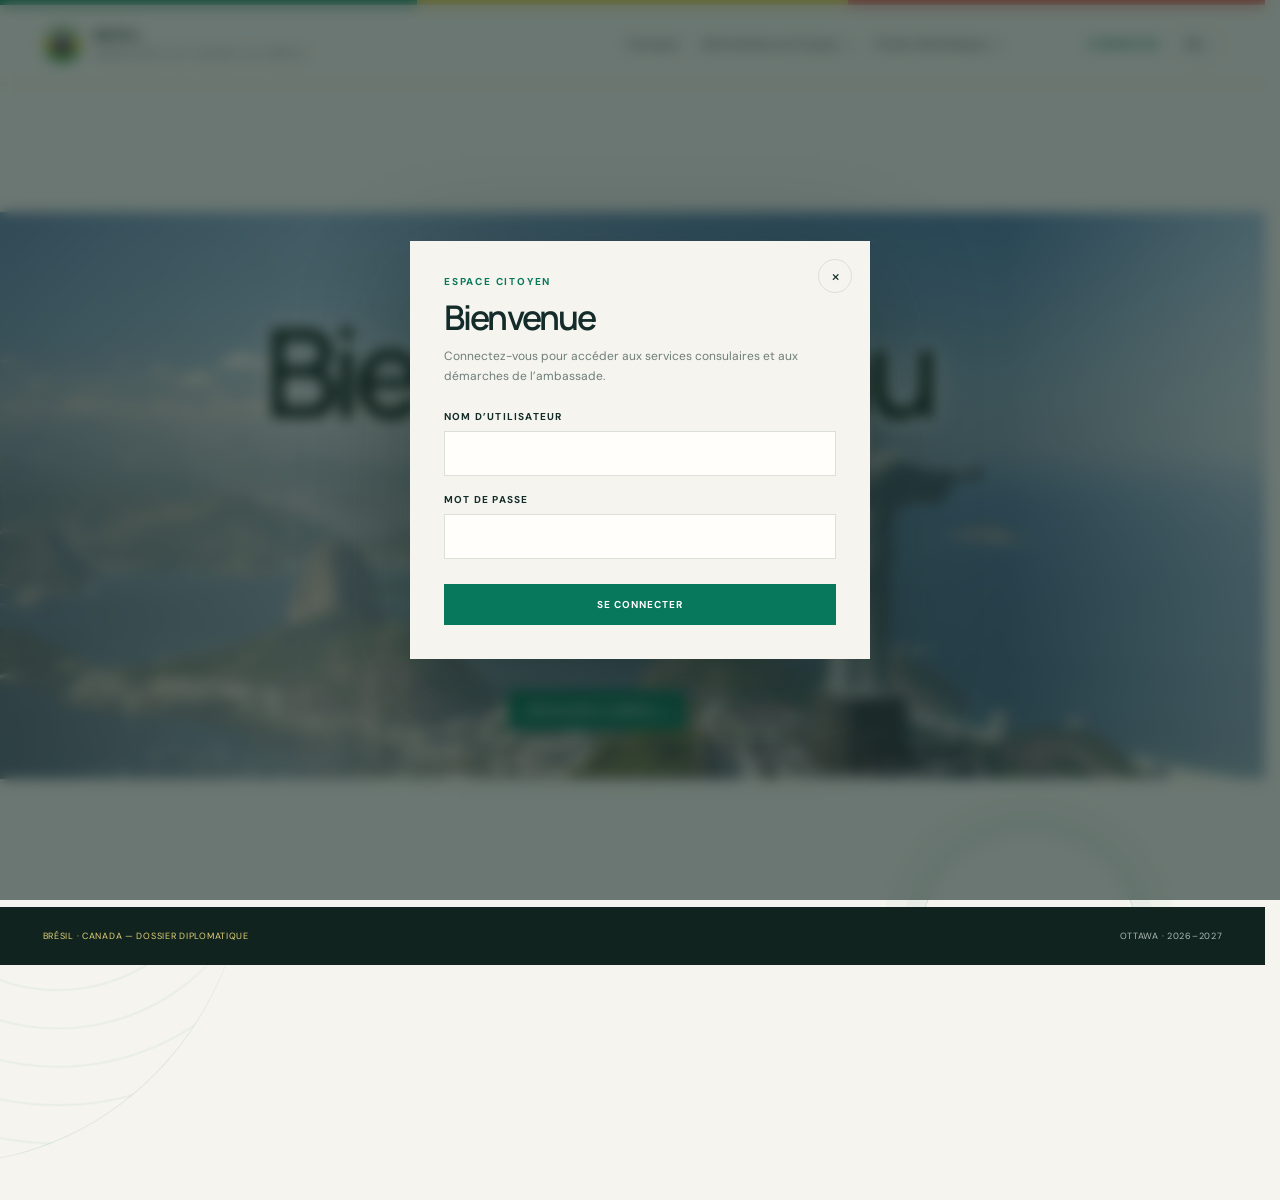
<file: index.html>
<!doctype html>
<html lang="fr">
<head>
  <meta charset="utf-8">
  <meta name="viewport" content="width=device-width, initial-scale=1">
  <meta name="theme-color" content="#f5f4ef">
  <title>Brésil · Diplomatie & repères</title>
  <style>
    @import url('https://fonts.googleapis.com/css2?family=DM+Sans:wght@400;500;600;700&family=Manrope:wght@400;500;600;700;800&display=swap');
    :root{--ink:#142c29;--muted:#6f7e78;--paper:#f5f4ef;--white:#fffefa;--green:#08785c;--lime:#c9df75;--red:#cf5146;--line:#dce1d8;--gold:#e8b64d;--shadow:0 24px 70px #183b3012}
    *{box-sizing:border-box}html{scroll-behavior:smooth;scroll-padding-top:90px}body{margin:0;background:var(--paper);color:var(--ink);font-family:'DM Sans',sans-serif}a{color:inherit}button{font:inherit}.serif{font-family:'Manrope',sans-serif;letter-spacing:-.055em} .wrap{width:min(1180px,calc(100% - 48px));margin:auto}
    .topline{height:5px;background:linear-gradient(90deg,#13845e 0 33%,#dfc54a 33% 67%,#d95649 67%)}
    .auth-actions{display:flex;align-items:center;gap:10px}.login-link{border:0;background:none;color:var(--green);font-size:11px;font-weight:700;letter-spacing:.08em;text-transform:uppercase;cursor:pointer;padding:10px 4px}.profile-button{display:none;width:38px;height:38px;border:1px solid var(--line);background:var(--white);color:var(--green);border-radius:50%;cursor:pointer;font:700 13px 'Manrope';box-shadow:0 4px 14px #183b3010}.profile-button.visible{display:grid;place-items:center}
    .overlay{position:fixed;inset:0;z-index:60;background:#10231f99;backdrop-filter:blur(7px);display:none;align-items:center;justify-content:center;padding:20px}.overlay.open{display:flex}.dialog{width:min(460px,100%);background:var(--paper);padding:34px;position:relative;box-shadow:0 28px 100px #07151055;animation:appear .24s ease both}.dialog .kicker{margin-bottom:12px}.dialog h2{font-size:34px;margin:0 0 10px}.dialog-copy{color:var(--muted);font-size:12px;line-height:1.7;margin:0 0 24px}.close-dialog{position:absolute;right:18px;top:18px;border:1px solid var(--line);background:transparent;color:var(--ink);width:34px;height:34px;border-radius:50%;cursor:pointer;font-size:17px}.field{display:block;margin:17px 0}.field span{display:block;font-size:10px;font-weight:700;text-transform:uppercase;letter-spacing:.12em;margin-bottom:8px}.field input{width:100%;padding:13px 14px;border:1px solid var(--line);background:var(--white);font:13px 'DM Sans';color:var(--ink);outline:none}.field input:focus{border-color:var(--green);box-shadow:0 0 0 3px #08785c18}.dialog-submit{width:100%;margin-top:8px;border:0;background:var(--green);color:white;padding:14px;text-transform:uppercase;letter-spacing:.1em;font-size:10px;font-weight:700;cursor:pointer}.portal-dialog{width:min(880px,100%);max-height:min(88vh,850px);overflow:auto;padding:44px}.portal-top{display:flex;justify-content:space-between;align-items:center;margin-bottom:28px;padding-right:44px}.portal-top h2{margin:8px 0 0}.service-grid{display:grid;grid-template-columns:repeat(3,1fr);gap:13px}.service-card{border:1px solid var(--line);background:var(--white);padding:21px;min-height:165px;display:flex;flex-direction:column;align-items:flex-start;text-align:left;cursor:pointer;transition:border-color .2s,transform .2s}.service-card:hover{border-color:var(--green);transform:translateY(-3px)}.service-icon{width:36px;height:36px;border-radius:50%;background:#e9eee5;color:var(--green);display:grid;place-items:center;font-size:16px;margin-bottom:15px}.service-card strong{font:700 13px 'Manrope';margin-bottom:7px}.service-card span:last-child{color:var(--muted);font-size:10px;line-height:1.55}.portal-foot{border-top:1px solid var(--line);margin-top:24px;padding-top:17px;display:flex;justify-content:space-between;align-items:center;color:var(--muted);font-size:10px}.portal-foot button{border:0;background:none;color:var(--green);font-weight:700;cursor:pointer}.toast{position:fixed;bottom:24px;left:50%;transform:translate(-50%,20px);opacity:0;pointer-events:none;z-index:80;background:var(--ink);color:white;padding:13px 18px;font-size:11px;transition:.25s}.toast.show{opacity:1;transform:translate(-50%,0)}@keyframes appear{from{opacity:0;transform:translateY(8px) scale(.99)}to{opacity:1;transform:none}}
    header{position:sticky;top:0;z-index:20;background:#f5f4efeF;backdrop-filter:blur(16px);border-bottom:1px solid #dce1d888}.nav{height:78px;display:flex;align-items:center;justify-content:space-between;gap:24px}.brand{display:flex;gap:12px;align-items:center;text-decoration:none}.brandmark{width:39px;height:39px;border-radius:50%;position:relative;display:block;object-fit:cover;border:1px solid #ffffff80}.brandmark:after{content:'';position:absolute;inset:7px;border:1px solid #ffffff80;border-radius:50%}.brandtext{font:700 13px/1.2 'Manrope',sans-serif;letter-spacing:.04em;text-transform:uppercase}.brandtext small{display:block;color:var(--muted);font:500 10px 'DM Sans';letter-spacing:.14em;margin-top:4px}.links{display:flex;gap:26px;align-items:center}.links a{text-decoration:none;font-size:12px;color:#53635c;font-weight:600;transition:color .2s}.links a:hover{color:var(--green)}.lang{border:1px solid var(--line);background:transparent;padding:9px 12px;border-radius:99px;color:var(--ink);font-size:11px;font-weight:700;letter-spacing:.05em}.lang:focus-visible,a:focus-visible,button:focus-visible{outline:3px solid #d7a932;outline-offset:3px}
    .hero{padding:56px 0 72px;min-height:580px;display:grid;grid-template-columns:1.06fr .94fr;align-items:center;gap:56px}.eyebrow{font-size:10px;text-transform:uppercase;letter-spacing:.2em;color:var(--green);font-weight:700;display:flex;align-items:center;gap:10px}.eyebrow:before{content:'';width:25px;height:2px;background:var(--green)}h1{font:600 clamp(50px,7vw,91px)/.98 'Manrope',sans-serif;letter-spacing:-.075em;margin:23px 0 21px;max-width:700px}h1 span{color:var(--green)}.intro{font-size:15px;line-height:1.8;color:#64736d;max-width:500px}.hero-actions{display:flex;gap:12px;margin-top:30px}.button{padding:13px 18px;text-decoration:none;border-radius:3px;font-size:11px;font-weight:700;letter-spacing:.06em;text-transform:uppercase}.button.primary{background:var(--green);color:white}.button.secondary{border:1px solid var(--line);background:#fff8}.hero-art{position:relative;min-height:415px;border-radius:4px;background:#e5ebdc;overflow:hidden;display:flex;align-items:center;justify-content:center}.hero-art:before{content:'';position:absolute;width:370px;height:370px;border-radius:50%;background:#d5dfbe;top:20px;left:50%;transform:translateX(-50%)}.hero-art:after{content:'';position:absolute;width:300px;height:300px;border-radius:50%;border:1px solid #97ae8e;top:55px;left:50%;transform:translateX(-50%)}.map{position:relative;z-index:1;width:min(90%,470px);filter:drop-shadow(0 15px 16px #35563724)}.seal{position:absolute;bottom:21px;left:22px;background:var(--white);padding:12px 15px;box-shadow:var(--shadow);font-size:9px;letter-spacing:.12em;text-transform:uppercase;color:#586c5c}.seal strong{display:block;font:700 16px 'Manrope';color:var(--ink);letter-spacing:-.03em;margin-top:3px}
    .stats{display:grid;grid-template-columns:repeat(4,1fr);background:var(--white);box-shadow:var(--shadow);padding:25px 12px;margin-top:-30px;position:relative;z-index:2}.stat{padding:5px 24px;border-right:1px solid var(--line)}.stat:last-child{border:0}.stat strong{display:block;font:700 25px 'Manrope';letter-spacing:-.05em;color:var(--green)}.stat span{display:block;font-size:10px;color:var(--muted);margin-top:5px}
    section{padding:108px 0}.section-head{display:flex;align-items:end;justify-content:space-between;gap:25px;margin-bottom:42px}.kicker{color:var(--green);font-weight:700;text-transform:uppercase;letter-spacing:.18em;font-size:10px}h2{font:600 clamp(34px,5vw,57px)/1.05 'Manrope';letter-spacing:-.06em;margin:12px 0 0}.section-note{max-width:350px;color:var(--muted);font-size:12px;line-height:1.7}.overview{background:#e9eee5}.fact-layout{display:grid;grid-template-columns:1.25fr .75fr;gap:22px}.panel{background:var(--white);padding:29px;box-shadow:0 10px 32px #183b3008}.panel h3{font:700 15px 'Manrope';margin:0 0 22px}.facts{display:grid;grid-template-columns:1fr 1fr;gap:0 26px}.fact{padding:14px 0;border-bottom:1px solid var(--line)}.fact label{display:block;color:var(--muted);font-size:9px;text-transform:uppercase;letter-spacing:.11em;margin-bottom:7px}.fact strong{font-size:13px;line-height:1.5}.compare{display:grid;gap:0}.compare-row{display:grid;grid-template-columns:1fr 1fr;border-bottom:1px solid var(--line);padding:12px 0;font-size:11px;line-height:1.5;gap:15px}.compare-row.header{font-size:9px;text-transform:uppercase;letter-spacing:.12em;color:var(--green);font-weight:700}.compare-row span:first-child{color:var(--muted)}.micro-label{color:var(--muted);font-size:9px;text-transform:uppercase;letter-spacing:.12em;margin:23px 0 12px}.population{display:flex;align-items:center;gap:14px}.population b{font:700 28px 'Manrope';letter-spacing:-.05em}.population span{font-size:10px;color:var(--muted)}.population .bar{height:5px;flex:1;background:#e4e9df;position:relative}.population .bar i{display:block;height:100%;background:var(--green);width:68%}.religion{display:flex;gap:22px;align-items:center}.donut{width:128px;height:128px;flex:none;border-radius:50%;background:conic-gradient(#08785c 0 56.75%,#bdd66c 56.75% 83.6%,#e9b64a 83.6% 92.88%,#cf5146 92.88% 100%);display:grid;place-items:center}.donut:after{content:'Brésil';width:77px;height:77px;border-radius:50%;background:var(--white);display:grid;place-items:center;font:700 12px 'Manrope'}.legend{display:grid;gap:9px;font-size:10px;color:#63716a}.legend i{display:inline-block;width:7px;height:7px;border-radius:50%;margin-right:8px}.legend b{color:var(--ink);margin-left:5px}
    .issues{background:var(--ink);color:#f8f6ee;overflow:hidden}.issues .kicker{color:var(--lime)}.issues .section-note{color:#aebbb3}.issues .section-head{margin-bottom:34px}.issue-stage{height:440px;position:relative;display:flex;align-items:center;justify-content:center;overflow:hidden;touch-action:pan-y;outline:none}.issue-line{position:absolute;left:40px;top:50%;height:310px;width:1px;background:#f8f6ee30;transform:translateY(-50%)}.issue-line:after{content:'';position:absolute;left:-2px;top:50%;width:5px;height:5px;border-radius:50%;background:var(--lime);box-shadow:0 -142px #f8f6ee42,0 142px #f8f6ee42}.issue-list{width:min(840px,calc(100% - 150px));height:100%;position:relative;display:grid;place-items:center}.issue-card{position:absolute;width:100%;padding:26px 0;opacity:.18;transform:translateY(var(--y)) scale(.82);filter:blur(1px);transition:transform .72s cubic-bezier(.2,.75,.2,1),opacity .55s ease,filter .55s ease;pointer-events:none}.issue-card.active{opacity:1;transform:translateY(0) scale(1);filter:none}.issue-card h3{font:600 clamp(24px,3.7vw,40px)/1.12 'Manrope';letter-spacing:-.05em;margin:13px 0}.issue-card p{font-size:13px;line-height:1.8;color:#bac6bd;max-width:680px;margin:0}.issue-num{font:700 10px 'DM Sans';letter-spacing:.17em;color:var(--lime)}.issue-controls{display:flex;align-items:center;justify-content:space-between;border-top:1px solid #ffffff24;padding-top:17px}.issue-hint{font-size:10px;letter-spacing:.08em;color:#aebbb3;text-transform:uppercase}.arrows{display:flex;gap:8px}.arrows button{width:38px;height:38px;border:1px solid #ffffff40;border-radius:50%;background:none;color:white;cursor:pointer;transition:.2s}.arrows button:hover{background:var(--lime);border-color:var(--lime);color:var(--ink)}.dots{display:flex;gap:8px;margin-right:auto;margin-left:24px}.dots button{border:0;background:#ffffff45;width:5px;height:5px;border-radius:10px;padding:0;cursor:pointer}.dots button.active{width:22px;background:var(--lime)}
    .leader{display:grid;grid-template-columns:.72fr 1.28fr;background:#e8eee6}.portrait{min-height:410px;background:var(--green);position:relative;overflow:hidden;display:grid;place-items:center}.portrait .orb{width:275px;height:275px;border:1px solid #ffffff5c;border-radius:50%;display:grid;place-items:center;color:var(--lime);font:700 88px 'Manrope';letter-spacing:-.1em;position:relative}.portrait .orb:before,.portrait .orb:after{content:'';position:absolute;border:1px solid #ffffff30;border-radius:50%;inset:18px}.portrait .orb:after{inset:-22px}.portrait-label{position:absolute;bottom:23px;left:26px;color:#d4e5d9;font-size:9px;text-transform:uppercase;letter-spacing:.18em}.leader-info{padding:53px 8vw 44px 56px}.leader-info h2{font-size:44px}.leader-info .role{color:var(--green);font-size:11px;font-weight:700;margin:12px 0 30px}.leader-grid{display:grid;grid-template-columns:1fr 1fr;gap:0 25px}.leader-grid .fact strong{font-size:12px}.leader-grid .fact.wide{grid-column:1/-1}
    .sources{background:var(--white)}.source-grid{display:grid;grid-template-columns:1fr 1fr;gap:0 36px}.source{padding:17px 0;border-bottom:1px solid var(--line);display:flex;gap:16px;text-decoration:none}.source em{font-style:normal;color:var(--green);font:700 10px 'Manrope'}.source span{font-size:11px;line-height:1.5}.source small{display:block;color:var(--muted);font-size:9px;margin-top:5px;overflow-wrap:anywhere}.team{margin-top:52px;border-top:1px solid var(--line);padding-top:25px;color:var(--muted);font-size:10px}.team strong{color:var(--ink)}.about{background:#e9eee5}.about-layout{display:grid;grid-template-columns:1.35fr .65fr;gap:22px}.team-cards{display:grid;grid-template-columns:repeat(3,1fr);gap:12px}.team-card{background:var(--white);padding:22px 18px;min-height:190px;box-shadow:0 10px 32px #183b3008}.team-initial{width:39px;height:39px;display:grid;place-items:center;border-radius:50%;background:var(--green);color:white;font:700 13px 'Manrope';margin-bottom:19px}.team-card h3{font:700 14px 'Manrope';margin:0 0 7px}.team-card .job{font-size:10px;color:var(--green);font-weight:700;line-height:1.45;margin-bottom:13px}.team-card a{display:block;text-decoration:none;font-size:9px;color:var(--muted);margin-top:6px;overflow-wrap:anywhere}.contact-card{background:var(--ink);color:#f5f4ef;padding:27px;position:relative;overflow:hidden}.contact-card:after{content:'✳';position:absolute;right:-12px;top:-34px;color:#ffffff0b;font-size:145px}.contact-card h3{position:relative;z-index:1;font:700 15px 'Manrope';margin:0 0 6px}.contact-card p{position:relative;z-index:1;color:#aebbb3;font-size:10px;line-height:1.55;margin:0 0 20px}.contact-line{position:relative;z-index:1;padding:13px 0;border-top:1px solid #ffffff25}.contact-line small{display:block;color:#aebbb3;font-size:8px;text-transform:uppercase;letter-spacing:.13em;margin-bottom:5px}.contact-line strong,.contact-line a{font-size:11px;color:#fff;text-decoration:none;overflow-wrap:anywhere}.fiction-note{font-size:9px!important;color:var(--lime)!important;margin-top:19px!important}footer{padding:23px 0;background:#10231f;color:#aebbb3;font-size:9px;letter-spacing:.08em}.footer-inner{display:flex;justify-content:space-between}
    @media(max-width:850px){.links{gap:13px}.links a{font-size:10px}.hero{gap:25px}.hero-art{min-height:345px}.fact-layout{grid-template-columns:1fr}.leader{grid-template-columns:.65fr 1.35fr}.leader-info{padding:40px 30px}.stat{padding:5px 14px}.about-layout{grid-template-columns:1fr}}
    @media(max-width:650px){.wrap{width:min(100% - 34px,1180px)}.nav{height:66px;gap:8px}.brandtext{font-size:10px}.brandtext small{font-size:8px;letter-spacing:.09em}.brandmark{width:35px;height:35px}.links{display:none}.auth-actions{gap:6px}.login-link{font-size:9px;letter-spacing:.04em;padding:8px 2px}.profile-button{width:33px;height:33px}.lang{padding:8px 9px;font-size:10px}.hero{padding:50px 0 50px;grid-template-columns:1fr;gap:28px}.hero h1{font-size:60px}.hero-art{min-height:300px}.stats{grid-template-columns:1fr 1fr;padding:16px 8px;margin-top:-16px}.stat{padding:12px 14px;border-bottom:1px solid var(--line)}.stat:nth-child(2){border-right:0}.stat:nth-child(3),.stat:nth-child(4){border-bottom:0}.stat strong{font-size:21px}section{padding:76px 0}.section-head{display:block;margin-bottom:30px}.section-note{margin-top:15px}.facts{grid-template-columns:1fr 1fr;gap:0 14px}.panel{padding:21px}.religion{gap:15px}.donut{width:105px;height:105px}.donut:after{width:64px;height:64px}.issue-stage{height:405px}.issue-line{left:5px}.issue-list{width:calc(100% - 55px);margin-left:30px}.issue-card{transform:translateY(var(--y)) scale(.8)}.issue-card h3{font-size:27px}.issue-card p{font-size:12px}.issue-hint{font-size:8px}.leader{grid-template-columns:1fr}.portrait{min-height:275px}.portrait .orb{width:175px;height:175px;font-size:57px}.leader-info{padding:34px 23px}.leader-info h2{font-size:36px}.leader-grid{gap:0 12px}.source-grid{grid-template-columns:1fr}.footer-inner{gap:12px;flex-direction:column}.portal-dialog{padding:32px 22px}.service-grid{grid-template-columns:1fr 1fr;gap:9px}.service-card{padding:15px;min-height:150px}.service-card strong{font-size:11px}.portal-top h2{font-size:28px}.dialog{padding:29px 23px}.portal-dialog{padding:34px 22px}.portal-foot{gap:12px}.portal-foot span{overflow-wrap:anywhere}.team-cards{grid-template-columns:1fr}.team-card{min-height:0}.contact-card{padding:24px}}
    @media(prefers-reduced-motion:reduce){html{scroll-behavior:auto}*,*:before,*:after{transition-duration:.01ms!important;animation-duration:.01ms!important}}
    .welcome-hero{min-height:calc(100svh - 141px);min-height:max(500px,calc(100svh - 141px));background:#f5f4ef;color:var(--ink);display:grid;place-items:center;overflow:hidden;position:relative;isolation:isolate}
    .welcome-inner{width:min(100%,920px);display:flex;justify-content:center;align-items:center;padding-top:60px;padding-bottom:60px}
    .welcome-copy{width:100%;max-width:820px;position:relative;z-index:2;padding:20px 0;text-align:center;transform:translateX(-36px)}
    .welcome-copy:before{content:'';position:absolute;z-index:-1;top:-40px;bottom:-40px;left:calc(50% + 36px);width:100vw;transform:translateX(-50%);background:url('img/city/Rio-de-Janeiro.jpg') center 48%/cover no-repeat;opacity:.65;pointer-events:none}
    .welcome-copy:after{content:'';position:absolute;z-index:-1;top:-40px;bottom:-40px;left:calc(50% + 36px);width:100vw;transform:translateX(-50%);pointer-events:none;background:linear-gradient(90deg,transparent 0%,rgba(16,37,59,.76) 14%,rgba(27,49,71,.48) 30%,rgba(0,0,0,.08) 43%,rgba(255,255,255,.24) 50%,rgba(0,0,0,.08) 57%,rgba(27,49,71,.48) 70%,rgba(16,37,59,.76) 86%,transparent 100%);background-size:150% 100%;background-position:100% 50%;background-repeat:no-repeat;mix-blend-mode:soft-light;opacity:.82;animation:welcome-light-sweep 28s ease-in-out infinite alternate}
    @keyframes welcome-light-sweep{from{background-position:100% 50%}to{background-position:0% 50%}}
    .welcome-copy .eyebrow{justify-content:center;color:#075c43;font-size:10px;text-shadow:0 1px 8px #f5f4ef}
    .welcome-copy .eyebrow:before{display:none}
    .welcome-copy h1{font-size:clamp(68px,10vw,124px);line-height:.98;letter-spacing:-.085em;max-width:none;color:#10231f;margin:25px auto 22px;text-shadow:0 1px 10px #f5f4ef,0 0 24px #f5f4efcc}
    .welcome-copy h1 span{color:#087052}
    .welcome-copy .intro{color:#263d35;max-width:500px;font-size:15px;margin:0 auto;line-height:1.8;text-shadow:0 1px 8px #f5f4ef,0 0 18px #f5f4efcc}
    .welcome-copy .button.primary{background:var(--green);color:white}
    .welcome-trilingual{visibility:hidden;display:flex;justify-content:center;flex-wrap:wrap;gap:8px 18px;margin:27px 0 30px;color:#075c43;font:700 9px 'DM Sans';letter-spacing:.13em;text-shadow:0 1px 8px #f5f4ef,0 0 16px #f5f4efcc}
    .welcome-trilingual span+span:before{content:'·';margin-right:18px;color:#cf5146}
    .welcome-shapes{position:absolute;inset:0;z-index:0;pointer-events:none;overflow:hidden}
    .welcome-shapes span{position:absolute;display:block}
    .welcome-shapes .shape-ring{width:118px;height:118px;left:12%;top:18%;border:1px solid #08785c35;border-radius:50%;animation:shape-drift 9s ease-in-out infinite}
    .welcome-shapes .shape-arc{width:220px;height:220px;right:10%;bottom:-145px;border:1px solid #08785c2d;border-radius:50%;box-shadow:0 0 0 18px #08785c08,0 0 0 38px #08785c06}
    @keyframes shape-drift{0%,100%{translate:0 0}50%{translate:0 -10px}}
        @media(max-width:850px){.welcome-shapes .shape-ring{left:6%;top:16%;width:88px;height:88px}.welcome-shapes .shape-arc{right:-10%}}
    @media(max-width:650px){.welcome-hero{min-height:calc(100svh - 131px);min-height:max(500px,calc(100svh - 131px))}.welcome-inner{padding-top:44px;padding-bottom:44px}.welcome-copy{padding:0;transform:translateX(-10px)}.welcome-copy:before{left:calc(50% + 10px)}.welcome-copy:after{left:calc(50% + 10px);width:100vw}.welcome-copy .eyebrow{font-size:8px;letter-spacing:.16em}.welcome-copy h1{font-size:clamp(62px,15vw,82px);margin:22px auto 18px}.welcome-copy .intro{font-size:13px;max-width:330px}.welcome-trilingual{margin:23px 0 26px;gap:8px 11px;font-size:8px}.welcome-trilingual span+span:before{margin-right:11px}.welcome-shapes .shape-ring{width:60px;height:60px;left:5%;top:13%}.welcome-shapes .shape-arc{width:130px;height:130px;right:-42px;bottom:-86px}}
  </style>
  <link rel="stylesheet" href="css/site-shell.css?v=nav-content-3">
</head>
<body>
  <div class="topline"></div>
  <script src="js/site-shell.js?v=nav-content-3" data-part="header"></script>
  <div class="overlay" id="loginOverlay" role="presentation"><section class="dialog" role="dialog" aria-modal="true" aria-labelledby="loginTitle"><button class="close-dialog" data-close="loginOverlay" aria-label="Fermer">×</button><div class="kicker" data-t="memberKicker">Espace citoyen</div><h2 id="loginTitle" class="serif" data-t="loginTitle">Bienvenue</h2><p class="dialog-copy" data-t="loginCopy">Connectez-vous pour accéder aux services consulaires et aux démarches de l’ambassade.</p><form id="loginForm"><label class="field"><span data-t="username">Nom d’utilisateur</span><input id="username" autocomplete="username" required></label><label class="field"><span data-t="password">Mot de passe</span><input id="password" type="password" autocomplete="current-password" required></label><button class="dialog-submit" type="submit" data-t="loginSubmit">Se connecter</button></form></section></div>
  <div class="overlay" id="portalOverlay" role="presentation"><section class="dialog portal-dialog" role="dialog" aria-modal="true" aria-labelledby="portalTitle"><button class="close-dialog" data-close="portalOverlay" aria-label="Fermer">×</button><div class="portal-top"><div><div class="kicker" data-t="portalKicker">Services consulaires</div><h2 id="portalTitle" class="serif" data-t="portalTitle">Comment pouvons-nous vous aider ?</h2></div></div><p class="dialog-copy" data-t="portalCopy">Choisissez une démarche pour commencer. Cette démonstration présente un aperçu des services de l’ambassade.</p><div class="service-grid" id="serviceGrid"></div><div class="portal-foot"><span id="signedInAs"></span><button id="logout" data-t="logout">Se déconnecter</button></div></section></div><div class="toast" id="toast" role="status"></div>
  <main>
    <section class="welcome-hero" id="accueil">
      <div class="wrap welcome-inner">
        <div class="welcome-copy">
          <div class="eyebrow" data-t="heroEyebrow">BIENVENUE · WELCOME · BEM-VINDO</div>
          <h1 class="serif" data-html="heroTitle">Bienvenue au<br><span>Brésil.</span></h1>
          <p class="intro" data-t="heroIntro">Laissez-vous accueillir par un pays de couleurs, de nature et de rencontres.</p>
          <div class="welcome-trilingual" aria-label="Welcome in French, English and Portuguese"><span>BIENVENUE AU BRÉSIL</span><span>WELCOME TO BRAZIL</span><span>BEM-VINDO AO BRASIL</span></div>
          <a class="button primary" href="information_sur_le_pays.html" data-t="explore">Explorer le site ↘</a>
        </div>
        <div class="welcome-shapes" aria-hidden="true"><span class="shape-ring"></span><span class="shape-arc"></span></div>
      </div>
    </section>
  </main>
  <script src="js/site-shell.js?v=nav-content-3" data-part="footer"></script>
  <script>
  const D={
   fr:{heroEyebrow:'Dossier diplomatique · Ottawa',heroTitle:'Deux pays.<br><span>Un dialogue.</span>',heroIntro:'Un aperçu du Brésil : son territoire, ses institutions et les enjeux qui façonneront le dialogue avec le Canada en 2026–2027.',explore:'Explorer le dossier ↘',follow:'Enjeux à suivre',seal:'Repères pays<strong>Brésil · 2026</strong>',statPop:'Habitants · 2026',statArea:'Superficie · env.',statLife:'Espérance de vie · 2024',statHdi:'IDH · 84ᵉ rang · 2023',factsKicker:'01 · Fiche pays',factsTitle:'Le Brésil en bref',factsNote:'Une fédération continentale, une démocratie et une économie mixte. Quelques repères pour situer le pays et le lien avec le Canada.',identity:'Identité & institutions',canadaTitle:'Brésil & Canada',religionTitle:'Religions au Brésil · en %',issuesKicker:'02 · Veille diplomatique',issuesTitle:'Enjeux à suivre',issuesNote:'Trois dossiers à suivre pour comprendre le contexte politique, la sécurité et la confiance dans les institutions.',scrollHint:'Défiler pour parcourir les enjeux',portraitLabel:'Présidence de la République · 2023–2026',leaderKicker:'03 · Institutions',leaderRole:'Président de la République fédérative du Brésil · Chef d’État',facts:[['Capitale','Brasília'],['Villes principales','São Paulo · Rio de Janeiro · Salvador'],['Forme de gouvernement','République fédérative à régime présidentiel'],['Régime politique','Démocratie'],['Système économique','Économie mixte'],['Parti au pouvoir','Parti des travailleurs'],['Idéologie politique','Libéralisme'],['Premier parti d’opposition','Parti libéral'],['Monnaie','Réal brésilien (BRL)'],['Langue officielle','Portugais brésilien'],['Francophones','620 000 locuteurs'],['Espérance de vie','76,023 ans (2024)'],['IDH','0,786 · 84ᵉ rang (2023)']],compare:[['Capitale','Ottawa','Brasília'],['Population','41,4 M','213,8 M'],['Espérance de vie','83,42 ans','76,023 ans'],['Langues officielles','Anglais · français','Portugais']],compareHead:['Repère','Canada','Brésil'],religions:[['Catholicisme','56,75%','#08785c'],['Protestantisme','26,85%','#bdd66c'],['Sans religion','9,28%','#e9b64a'],['Autres','7,12%','#cf5146']],issues:[['Élections générales','Du 4 au 25 octobre 2026, les élections opposeront notamment le Parti des travailleurs de Lula au Parti libéral de Flávio Bolsonaro. Le scrutin pourrait entraîner un changement important de gouvernement.'],['Criminalité & sécurité','Le pays fait face à des formes diverses de criminalité, des vols et cambriolages aux agressions et activités d’organisations criminelles. Les zones touristiques et frontalières sont particulièrement concernées.'],['Banco Master : corruption financière','Entrée en liquidation en novembre 2025, la banque est au cœur d’une enquête portant sur de faux documents et des prêts frauduleux liés à la corruption politique. Des milliards de réaux de fonds publics sont concernés; l’enquête implique des personnalités de droite comme de gauche.']],leader:[['Né le','27 octobre 1945 · Caetés, Pernambouc'],['Parti politique','Parti des travailleurs'],['En poste depuis','1ᵉʳ janvier 2023'],['Fin du mandat','31 décembre 2026'],['Formation','SENAI · tourneur-mécanicien (1960–1963)'],['Fonction','Chef de l’État et du pouvoir exécutif'],['Responsabilités','Défendre et appliquer la Constitution, faire respecter les lois et promouvoir le bien-être, l’unité, l’intégrité et l’indépendance du Brésil.']],},
   en:{heroEyebrow:'Diplomatic brief · Ottawa',heroTitle:'Two countries.<br><span>One dialogue.</span>',heroIntro:'An introduction to Brazil: its territory, institutions and the issues shaping dialogue with Canada in 2026–2027.',explore:'Explore the brief ↘',follow:'Issues to follow',seal:'Country profile<strong>Brazil · 2026</strong>',statPop:'Population · 2026',statArea:'Area · approx.',statLife:'Life expectancy · 2024',statHdi:'HDI · rank 84 · 2023',factsKicker:'01 · Country profile',factsTitle:'Brazil at a glance',factsNote:'A continental federation, a democracy and a mixed economy. Key facts on Brazil and its relationship with Canada.',identity:'Identity & institutions',canadaTitle:'Brazil & Canada',religionTitle:'Religion in Brazil · %',issuesKicker:'02 · Diplomatic watch',issuesTitle:'Issues to follow',issuesNote:'Three files to watch for context on politics, security and public confidence in institutions.',scrollHint:'Scroll to move through the issues',portraitLabel:'Presidency of the Republic · 2023–2026',leaderKicker:'03 · Institutions',leaderRole:'President of the Federative Republic of Brazil · Head of State',facts:[['Capital','Brasília'],['Major cities','São Paulo · Rio de Janeiro · Salvador'],['Form of government','Federal presidential republic'],['Political system','Democracy'],['Economic system','Mixed economy'],['Party in power','Workers’ Party'],['Political ideology','Liberalism'],['Main opposition party','Liberal Party'],['Currency','Brazilian real (BRL)'],['Official language','Brazilian Portuguese'],['French speakers','620,000'],['Life expectancy','76.023 years (2024)'],['HDI','0.786 · rank 84 (2023)']],compare:[['Capital','Ottawa','Brasília'],['Population','41.4M','213.8M'],['Life expectancy','83.42 years','76.023 years'],['Official languages','English · French','Portuguese']],compareHead:['Indicator','Canada','Brazil'],religions:[['Catholicism','56.75%','#08785c'],['Protestantism','26.85%','#bdd66c'],['No religion','9.28%','#e9b64a'],['Other','7.12%','#cf5146']],issues:[['General election','Taking place from October 4 to 25, 2026, the election will feature, among others, Lula’s Workers’ Party and Flávio Bolsonaro’s Liberal Party. The result could bring a significant change in government.'],['Crime & security','Brazil faces a range of crime, from pickpocketing and burglary to assault and activity by criminal organizations. Tourist areas and border regions are especially affected.'],['Banco Master: financial corruption','Placed into liquidation in November 2025, the bank is at the center of an investigation into forged documents and fraudulent loans linked to political corruption. Billions of reais in public funds are involved; figures on both the right and left are implicated.']],leader:[['Born','October 27, 1945 · Caetés, Pernambuco'],['Political party','Workers’ Party'],['In office since','January 1, 2023'],['Term ends','December 31, 2026'],['Education','SENAI · lathe operator / machinist (1960–1963)'],['Role','Head of State and chief executive'],['Responsibilities','Defend and enforce the Constitution, uphold laws, and promote the welfare, unity, integrity and independence of Brazil.']],},
   pt:{heroEyebrow:'Dossiê diplomático · Ottawa',heroTitle:'Dois países.<br><span>Um diálogo.</span>',heroIntro:'Uma apresentação do Brasil: seu território, suas instituições e os desafios que moldarão o diálogo com o Canadá em 2026–2027.',explore:'Explorar o dossiê ↘',follow:'Desafios a acompanhar',seal:'Perfil do país<strong>Brasil · 2026</strong>',statPop:'Habitantes · 2026',statArea:'Área · aprox.',statLife:'Expectativa de vida · 2024',statHdi:'IDH · 84ª posição · 2023',factsKicker:'01 · Perfil do país',factsTitle:'Brasil em resumo',factsNote:'Uma federação continental, uma democracia e uma economia mista. Dados essenciais sobre o Brasil e sua relação com o Canadá.',identity:'Identidade & instituições',canadaTitle:'Brasil & Canadá',religionTitle:'Religiões no Brasil · %',issuesKicker:'02 · Acompanhamento diplomático',issuesTitle:'Desafios a acompanhar',issuesNote:'Três temas para compreender o contexto político, a segurança e a confiança nas instituições.',scrollHint:'Role para percorrer os desafios',portraitLabel:'Presidência da República · 2023–2026',leaderKicker:'03 · Instituições',leaderRole:'Presidente da República Federativa do Brasil · Chefe de Estado',facts:[['Capital','Brasília'],['Principais cidades','São Paulo · Rio de Janeiro · Salvador'],['Forma de governo','República federativa presidencialista'],['Regime político','Democracia'],['Sistema econômico','Economia mista'],['Partido no poder','Partido dos Trabalhadores'],['Ideologia política','Liberalismo'],['Principal partido de oposição','Partido Liberal'],['Moeda','Real brasileiro (BRL)'],['Idioma oficial','Português brasileiro'],['Falantes de francês','620.000'],['Expectativa de vida','76,023 anos (2024)'],['IDH','0,786 · 84ª posição (2023)']],compare:[['Capital','Ottawa','Brasília'],['População','41,4 mi','213,8 mi'],['Expectativa de vida','83,42 anos','76,023 anos'],['Idiomas oficiais','Inglês · francês','Português']],compareHead:['Indicador','Canadá','Brasil'],religions:[['Catolicismo','56,75%','#08785c'],['Protestantismo','26,85%','#bdd66c'],['Sem religião','9,28%','#e9b64a'],['Outras','7,12%','#cf5146']],issues:[['Eleições gerais','Entre 4 e 25 de outubro de 2026, as eleições terão entre os principais partidos o Partido dos Trabalhadores, de Lula, e o Partido Liberal, de Flávio Bolsonaro. O pleito pode provocar uma mudança significativa no governo.'],['Criminalidade & segurança','O Brasil enfrenta diversos tipos de crime, de furtos e arrombamentos a agressões e atividades de organizações criminosas. Áreas turísticas e regiões de fronteira são especialmente afetadas.'],['Banco Master: corrupção financeira','Em liquidação desde novembro de 2025, o banco é alvo de uma investigação sobre documentos falsos e empréstimos fraudulentos ligados à corrupção política. Há bilhões de reais em recursos públicos envolvidos; a investigação implica figuras da direita e da esquerda.']],leader:[['Nascimento','27 de outubro de 1945 · Caetés, Pernambuco'],['Partido político','Partido dos Trabalhadores'],['No cargo desde','1º de janeiro de 2023'],['Fim do mandato','31 de dezembro de 2026'],['Formação','SENAI · torneiro mecânico (1960–1963)'],['Função','Chefe de Estado e do Poder Executivo'],['Responsabilidades','Defender e cumprir a Constituição, respeitar as leis e promover o bem-estar, a união, a integridade e a independência do Brasil.']],}
  };
  Object.assign(D.fr,{heroEyebrow:'BIENVENUE · WELCOME · BEM-VINDO',heroTitle:'Bienvenue au<br><span>Brésil.</span>',heroIntro:'Laissez-vous accueillir par un pays de couleurs, de nature et de rencontres.',explore:'Découvrir le Brésil ↘',});
  Object.assign(D.en,{heroEyebrow:'WELCOME · BIENVENUE · BEM-VINDO',heroTitle:'Welcome to<br><span>Brazil.</span>',heroIntro:'Come explore a country of vivid color, extraordinary nature and warm encounters.',explore:'Discover Brazil ↘',});
  Object.assign(D.pt,{heroEyebrow:'BEM-VINDO · BIENVENUE · WELCOME',heroTitle:'Bem-vindo ao<br><span>Brasil.</span>',heroIntro:'Venha conhecer um país de cores, natureza exuberante e encontros acolhedores.',explore:'Descubra o Brasil ↘',});
  Object.assign(D.fr,{memberKicker:'Espace citoyen',loginTitle:'Bienvenue',loginCopy:'Connectez-vous pour accéder aux services consulaires et aux démarches de l’ambassade.',username:'Nom d’utilisateur',password:'Mot de passe',loginSubmit:'Se connecter',portalKicker:'Services consulaires',portalTitle:'Comment pouvons-nous vous aider ?',portalCopy:'Choisissez une démarche pour commencer. Cette démonstration présente un aperçu des services de l’ambassade.',logout:'Se déconnecter',serviceNotice:'Cette démarche sera bientôt disponible dans votre espace.',services:[['Passeport','Renouvellement et demande de passeport','✳'],['Visa','Informations et demandes de visa','◌'],['Actes d’état civil','Naissance, mariage et documents officiels','▤'],['Assistance consulaire','Aide aux citoyens brésiliens au Canada','＋'],['Légalisation','Authentification de documents','◇'],['Rendez-vous','Prendre rendez-vous avec un service consulaire','◷']]});
  Object.assign(D.en,{memberKicker:'Citizen services',loginTitle:'Welcome',loginCopy:'Sign in to access consular services and embassy procedures.',username:'Username',password:'Password',loginSubmit:'Sign in',portalKicker:'Consular services',portalTitle:'How can we help you?',portalCopy:'Choose a service to get started. This demo offers a preview of embassy services.',logout:'Sign out',serviceNotice:'This service will be available in your account soon.',services:[['Passport','Renew or apply for a passport','✳'],['Visa','Visa information and applications','◌'],['Civil registry','Birth, marriage and official records','▤'],['Consular assistance','Support for Brazilian citizens in Canada','＋'],['Document legalization','Authenticate official documents','◇'],['Appointments','Book an appointment with consular services','◷']]});
  Object.assign(D.pt,{memberKicker:'Área do cidadão',loginTitle:'Boas-vindas',loginCopy:'Entre para acessar os serviços consulares e os procedimentos da embaixada.',username:'Nome de usuário',password:'Senha',loginSubmit:'Entrar',portalKicker:'Serviços consulares',portalTitle:'Como podemos ajudar?',portalCopy:'Escolha um serviço para começar. Esta demonstração apresenta uma prévia dos serviços da embaixada.',logout:'Sair',serviceNotice:'Este serviço estará disponível em sua área em breve.',services:[['Passaporte','Renovação e solicitação de passaporte','✳'],['Visto','Informações e solicitações de visto','◌'],['Registro civil','Nascimento, casamento e documentos oficiais','▤'],['Assistência consular','Apoio a cidadãos brasileiros no Canadá','＋'],['Legalização de documentos','Autenticação de documentos oficiais','◇'],['Agendamentos','Marque um horário com os serviços consulares','◷']]});
  Object.assign(D.fr,{aboutKicker:'04 · L’équipe',aboutTitle:'À propos de nous',aboutNote:'Groupe 502 · Les fonctions et les coordonnées ci-dessous sont fictives et créées pour cette maquette.',embassyTitle:'Ambassade du Brésil au Canada',fictionNotice:'Coordonnées fictives créées pour cette maquette.',addressLabel:'Adresse',fakeAddress:'99, avenue du Dialogue, Ottawa, ON K0A 0A0',phoneLabel:'Téléphone',emailLabel:'Courriel',fictionFoot:'Adresse et coordonnées inventées · Groupe 502',team:[['Clara Moavro','Ambassadrice · Cheffe de mission','clara.moavro@example.com','+1 613-555-0101'],['Michael Huang','Agent des affaires consulaires','michael.huang@example.com','+1 613-555-0102'],['Marie Said Renaud','Relations publiques & culturelles','marie.renaud@example.com','+1 613-555-0103']]});
  Object.assign(D.en,{aboutKicker:'04 · Our team',aboutTitle:'About Us',aboutNote:'Group 502 · The roles and contact details below are fictional and created for this website concept.',embassyTitle:'Embassy of Brazil in Canada',fictionNotice:'Fictional contact details created for this website concept.',addressLabel:'Address',fakeAddress:'99 Dialogue Avenue, Ottawa, ON K0A 0A0',phoneLabel:'Phone',emailLabel:'Email',fictionFoot:'Invented address and contact details · Group 502',team:[['Clara Moavro','Ambassador · Head of Mission','clara.moavro@example.com','+1 613-555-0101'],['Michael Huang','Consular Affairs Officer','michael.huang@example.com','+1 613-555-0102'],['Marie Said Renaud','Public Diplomacy & Cultural Relations','marie.renaud@example.com','+1 613-555-0103']]});
  Object.assign(D.pt,{aboutKicker:'04 · Nossa equipe',aboutTitle:'Sobre nós',aboutNote:'Grupo 502 · Os cargos e contatos abaixo são fictícios e foram criados para este conceito de site.',embassyTitle:'Embaixada do Brasil no Canadá',fictionNotice:'Dados de contato fictícios criados para este conceito de site.',addressLabel:'Endereço',fakeAddress:'99, Avenida do Diálogo, Ottawa, ON K0A 0A0',phoneLabel:'Telefone',emailLabel:'E-mail',fictionFoot:'Endereço e contatos inventados · Grupo 502',team:[['Clara Moavro','Embaixadora · Chefe de missão','clara.moavro@example.com','+1 613-555-0101'],['Michael Huang','Oficial de assuntos consulares','michael.huang@example.com','+1 613-555-0102'],['Marie Said Renaud','Diplomacia pública e relações culturais','marie.renaud@example.com','+1 613-555-0103']]});
  let lang=localStorage.getItem('embassyDemoLanguage')||'fr',index=0,wheelLock=false;const $=s=>document.querySelector(s);
  function render(){const d=D[lang];document.documentElement.lang=lang;document.title=lang==='fr'?'Bienvenue au Brésil · Brazil & Canada':lang==='en'?'Welcome to Brazil · Brazil & Canada':'Bem-vindo ao Brasil · Brasil & Canadá';document.querySelectorAll('[data-t]').forEach(el=>{const k=el.dataset.t;if(d[k]!==undefined)el.innerHTML=d[k]});document.querySelectorAll('[data-html]').forEach(el=>el.innerHTML=d[el.dataset.html]);$('#lang').textContent=lang.toUpperCase()+'⌄';$('#serviceGrid').innerHTML=d.services.map(([title,copy,icon])=>`<button class="service-card" type="button"><span class="service-icon">${icon}</span><strong>${title}</strong><span>${copy}</span></button>`).join('');$('#serviceGrid').querySelectorAll('button').forEach(b=>b.onclick=()=>showToast(d.serviceNotice));if($('#teamCards'))$('#teamCards').innerHTML=d.team.map(([name,title,email,phone])=>`<article class="team-card"><div class="team-initial">${name.split(' ').map(x=>x[0]).slice(0,2).join('')}</div><h3>${name}</h3><div class="job">${title}</div><a href="mailto:${email}">${email}</a><a href="tel:${phone.replaceAll(' ','')}">${phone}</a></article>`).join('');$('#loginOpen').style.display=signedIn?'none':'';$('#profileOpen').classList.toggle('visible',signedIn);if(signedIn){$('#profileOpen').textContent=(signedIn.slice(0,1)||'C').toUpperCase();$('#signedInAs').textContent=(lang==='fr'?'Connecté en tant que ':lang==='en'?'Signed in as ':'Conectado como ')+signedIn}
  }
  let signedIn=localStorage.getItem('embassyDemoUser')||'';function showToast(message){const toast=$('#toast');toast.textContent=message;toast.classList.add('show');clearTimeout(toastTimer);toastTimer=setTimeout(()=>toast.classList.remove('show'),2800)}let toastTimer;function openOverlay(id){$('#'+id).classList.add('open');document.body.style.overflow='hidden'}function closeOverlay(id){$('#'+id).classList.remove('open');document.body.style.overflow=''}$('#loginOpen').onclick=()=>openOverlay('loginOverlay');$('#profileOpen').onclick=()=>openOverlay('portalOverlay');document.querySelectorAll('[data-close]').forEach(b=>b.onclick=()=>closeOverlay(b.dataset.close));document.querySelectorAll('.overlay').forEach(o=>o.addEventListener('click',e=>{if(e.target===o)closeOverlay(o.id)}));document.addEventListener('keydown',e=>{if(e.key==='Escape')document.querySelectorAll('.overlay.open').forEach(o=>closeOverlay(o.id))});$('#loginForm').addEventListener('submit',e=>{e.preventDefault();signedIn=$('#username').value.trim();if(!signedIn)return;localStorage.setItem('embassyDemoUser',signedIn);$('#loginForm').reset();closeOverlay('loginOverlay');render();openOverlay('portalOverlay')});$('#logout').onclick=()=>{signedIn='';localStorage.removeItem('embassyDemoUser');closeOverlay('portalOverlay');render()};
  $('#lang').onclick=()=>{lang=lang==='fr'?'en':lang==='en'?'pt':'fr';localStorage.setItem('embassyDemoLanguage',lang);render()};window.addEventListener('storage',e=>{if(e.key==='embassyDemoUser'){signedIn=e.newValue||'';render()}if(e.key==='embassyDemoLanguage'){const next=['fr','en','pt'].includes(e.newValue)?e.newValue:'fr';if(lang!==next){lang=next;render()}}});render();if(!signedIn)openOverlay('loginOverlay');
  </script>
</body>
</html>
</file>
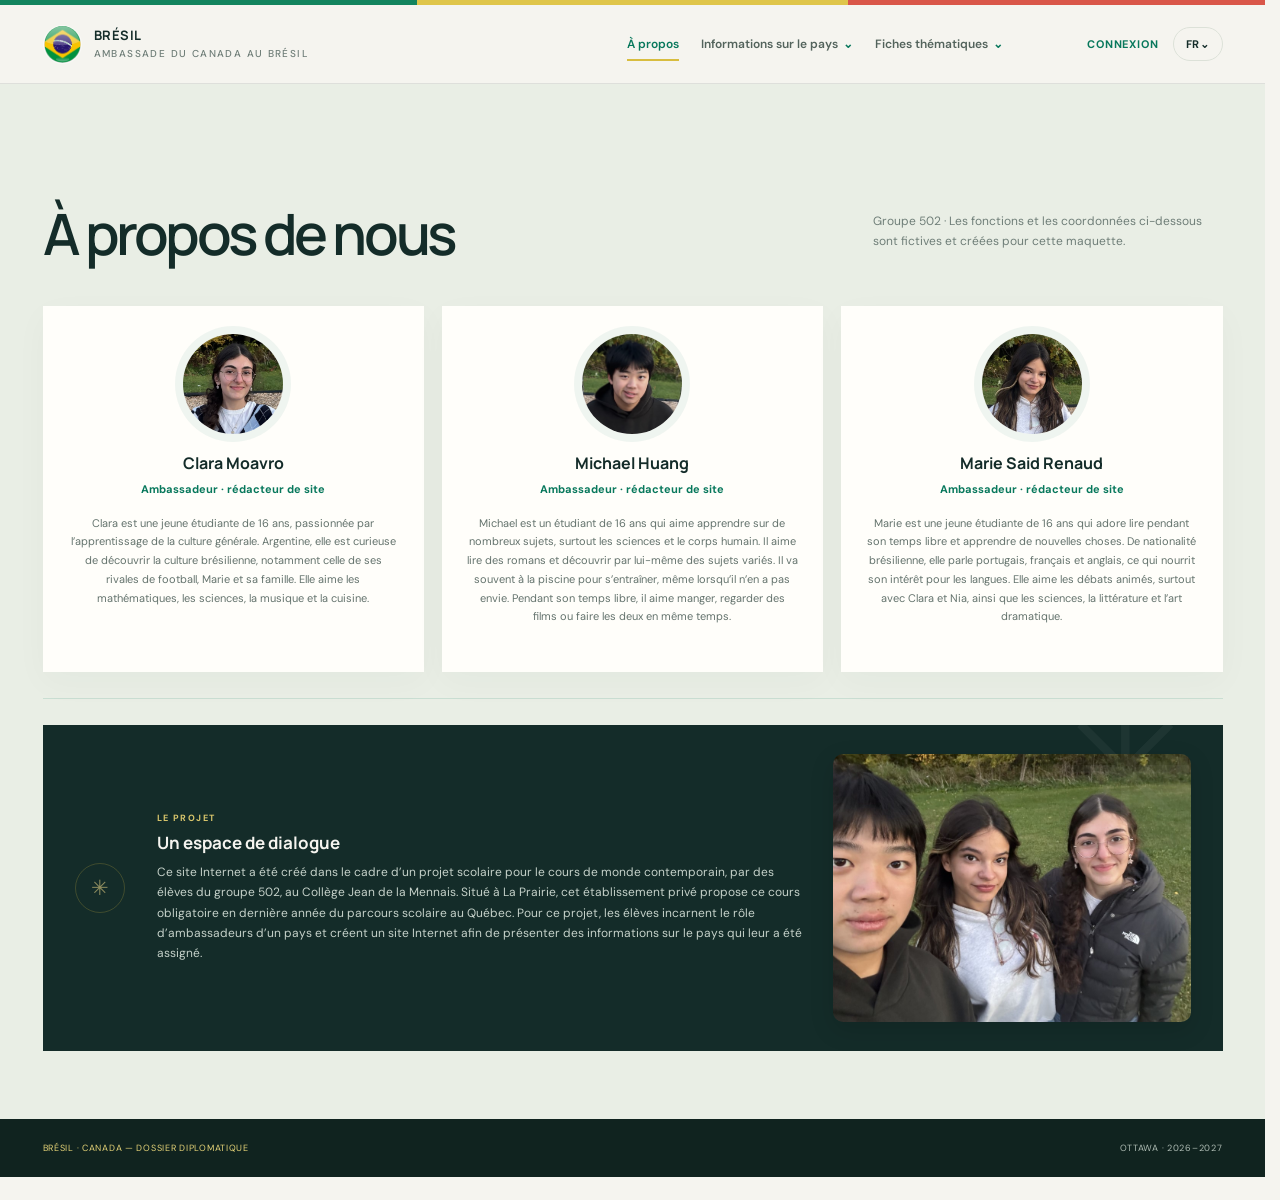
<file: a_propos.html>
<!doctype html>
<html lang="fr">
<head>
  <meta charset="utf-8">
  <meta name="viewport" content="width=device-width, initial-scale=1">
  <meta name="theme-color" content="#f5f4ef">
  <title>À propos · Brésil & Canada</title>
<style>
    @import url('https://fonts.googleapis.com/css2?family=DM+Sans:wght@400;500;600;700&family=Manrope:wght@400;500;600;700;800&display=swap');
    :root{--ink:#142c29;--muted:#6f7e78;--paper:#f5f4ef;--white:#fffefa;--green:#08785c;--lime:#c9df75;--red:#cf5146;--line:#dce1d8;--gold:#e8b64d;--shadow:0 24px 70px #183b3012}
    *{box-sizing:border-box}html{scroll-behavior:smooth;scroll-padding-top:90px}body{margin:0;background:var(--paper);color:var(--ink);font-family:'DM Sans',sans-serif}a{color:inherit}button{font:inherit}.serif{font-family:'Manrope',sans-serif;letter-spacing:-.055em} .wrap{width:min(1180px,calc(100% - 48px));margin:auto}
    .topline{height:5px;background:linear-gradient(90deg,#13845e 0 33%,#dfc54a 33% 67%,#d95649 67%)}
    .auth-actions{display:flex;align-items:center;gap:10px}.login-link{border:0;background:none;color:var(--green);font-size:11px;font-weight:700;letter-spacing:.08em;text-transform:uppercase;cursor:pointer;padding:10px 4px}.profile-button{display:none;width:38px;height:38px;border:1px solid var(--line);background:var(--white);color:var(--green);border-radius:50%;cursor:pointer;font:700 13px 'Manrope';box-shadow:0 4px 14px #183b3010}.profile-button.visible{display:grid;place-items:center}
    .overlay{position:fixed;inset:0;z-index:60;background:#10231f99;backdrop-filter:blur(7px);display:none;align-items:center;justify-content:center;padding:20px}.overlay.open{display:flex}.dialog{width:min(460px,100%);background:var(--paper);padding:34px;position:relative;box-shadow:0 28px 100px #07151055;animation:appear .24s ease both}.dialog .kicker{margin-bottom:12px}.dialog h2{font-size:34px;margin:0 0 10px}.dialog-copy{color:var(--muted);font-size:12px;line-height:1.7;margin:0 0 24px}.close-dialog{position:absolute;right:18px;top:18px;border:1px solid var(--line);background:transparent;color:var(--ink);width:34px;height:34px;border-radius:50%;cursor:pointer;font-size:17px}.field{display:block;margin:17px 0}.field span{display:block;font-size:10px;font-weight:700;text-transform:uppercase;letter-spacing:.12em;margin-bottom:8px}.field input{width:100%;padding:13px 14px;border:1px solid var(--line);background:var(--white);font:13px 'DM Sans';color:var(--ink);outline:none}.field input:focus{border-color:var(--green);box-shadow:0 0 0 3px #08785c18}.dialog-submit{width:100%;margin-top:8px;border:0;background:var(--green);color:white;padding:14px;text-transform:uppercase;letter-spacing:.1em;font-size:10px;font-weight:700;cursor:pointer}.portal-dialog{width:min(880px,100%);max-height:min(88vh,850px);overflow:auto;padding:44px}.portal-top{display:flex;justify-content:space-between;align-items:center;margin-bottom:28px;padding-right:44px}.portal-top h2{margin:8px 0 0}.service-grid{display:grid;grid-template-columns:repeat(3,1fr);gap:13px}.service-card{border:1px solid var(--line);background:var(--white);padding:21px;min-height:165px;display:flex;flex-direction:column;align-items:flex-start;text-align:left;cursor:pointer;transition:border-color .2s,transform .2s}.service-card:hover{border-color:var(--green);transform:translateY(-3px)}.service-icon{width:36px;height:36px;border-radius:50%;background:#e9eee5;color:var(--green);display:grid;place-items:center;font-size:16px;margin-bottom:15px}.service-card strong{font:700 13px 'Manrope';margin-bottom:7px}.service-card span:last-child{color:var(--muted);font-size:10px;line-height:1.55}.portal-foot{border-top:1px solid var(--line);margin-top:24px;padding-top:17px;display:flex;justify-content:space-between;align-items:center;color:var(--muted);font-size:10px}.portal-foot button{border:0;background:none;color:var(--green);font-weight:700;cursor:pointer}.toast{position:fixed;bottom:24px;left:50%;transform:translate(-50%,20px);opacity:0;pointer-events:none;z-index:80;background:var(--ink);color:white;padding:13px 18px;font-size:11px;transition:.25s}.toast.show{opacity:1;transform:translate(-50%,0)}@keyframes appear{from{opacity:0;transform:translateY(8px) scale(.99)}to{opacity:1;transform:none}}
    header{position:sticky;top:0;z-index:20;background:#f5f4efeF;backdrop-filter:blur(16px);border-bottom:1px solid #dce1d888}.nav{height:78px;display:flex;align-items:center;justify-content:space-between;gap:24px}.brand{display:flex;gap:12px;align-items:center;text-decoration:none}.brandmark{width:39px;height:39px;border-radius:50%;position:relative;display:block;object-fit:cover;border:1px solid #ffffff80}.brandmark:after{content:'';position:absolute;inset:7px;border:1px solid #ffffff80;border-radius:50%}.brandtext{font:700 13px/1.2 'Manrope',sans-serif;letter-spacing:.04em;text-transform:uppercase}.brandtext small{display:block;color:var(--muted);font:500 10px 'DM Sans';letter-spacing:.14em;margin-top:4px}.links{display:flex;gap:26px;align-items:center}.links a{text-decoration:none;font-size:12px;color:#53635c;font-weight:600;transition:color .2s}.links a:hover{color:var(--green)}.lang{border:1px solid var(--line);background:transparent;padding:9px 12px;border-radius:99px;color:var(--ink);font-size:11px;font-weight:700;letter-spacing:.05em}.lang:focus-visible,a:focus-visible,button:focus-visible{outline:3px solid #d7a932;outline-offset:3px}
    .hero{padding:56px 0 72px;min-height:580px;display:grid;grid-template-columns:1.06fr .94fr;align-items:center;gap:56px}.eyebrow{font-size:10px;text-transform:uppercase;letter-spacing:.2em;color:var(--green);font-weight:700;display:flex;align-items:center;gap:10px}.eyebrow:before{content:'';width:25px;height:2px;background:var(--green)}h1{font:600 clamp(50px,7vw,91px)/.98 'Manrope',sans-serif;letter-spacing:-.075em;margin:23px 0 21px;max-width:700px}h1 span{color:var(--green)}.intro{font-size:15px;line-height:1.8;color:#64736d;max-width:500px}.hero-actions{display:flex;gap:12px;margin-top:30px}.button{padding:13px 18px;text-decoration:none;border-radius:3px;font-size:11px;font-weight:700;letter-spacing:.06em;text-transform:uppercase}.button.primary{background:var(--green);color:white}.button.secondary{border:1px solid var(--line);background:#fff8}.hero-art{position:relative;min-height:415px;border-radius:4px;background:#e5ebdc;overflow:hidden;display:flex;align-items:center;justify-content:center}.hero-art:before{content:'';position:absolute;width:370px;height:370px;border-radius:50%;background:#d5dfbe;top:20px;left:50%;transform:translateX(-50%)}.hero-art:after{content:'';position:absolute;width:300px;height:300px;border-radius:50%;border:1px solid #97ae8e;top:55px;left:50%;transform:translateX(-50%)}.map{position:relative;z-index:1;width:min(90%,470px);filter:drop-shadow(0 15px 16px #35563724)}.seal{position:absolute;bottom:21px;left:22px;background:var(--white);padding:12px 15px;box-shadow:var(--shadow);font-size:9px;letter-spacing:.12em;text-transform:uppercase;color:#586c5c}.seal strong{display:block;font:700 16px 'Manrope';color:var(--ink);letter-spacing:-.03em;margin-top:3px}
    .stats{display:grid;grid-template-columns:repeat(4,1fr);background:var(--white);box-shadow:var(--shadow);padding:25px 12px;margin-top:-30px;position:relative;z-index:2}.stat{padding:5px 24px;border-right:1px solid var(--line)}.stat:last-child{border:0}.stat strong{display:block;font:700 25px 'Manrope';letter-spacing:-.05em;color:var(--green)}.stat span{display:block;font-size:10px;color:var(--muted);margin-top:5px}
    section{padding:108px 0}.section-head{display:flex;align-items:end;justify-content:space-between;gap:25px;margin-bottom:42px}.kicker{color:var(--green);font-weight:700;text-transform:uppercase;letter-spacing:.18em;font-size:10px}h2{font:600 clamp(34px,5vw,57px)/1.05 'Manrope';letter-spacing:-.06em;margin:12px 0 0}.section-note{max-width:350px;color:var(--muted);font-size:12px;line-height:1.7}.overview{background:#e9eee5}.fact-layout{display:grid;grid-template-columns:1.25fr .75fr;gap:22px}.panel{background:var(--white);padding:29px;box-shadow:0 10px 32px #183b3008}.panel h3{font:700 15px 'Manrope';margin:0 0 22px}.facts{display:grid;grid-template-columns:1fr 1fr;gap:0 26px}.fact{padding:14px 0;border-bottom:1px solid var(--line)}.fact label{display:block;color:var(--muted);font-size:9px;text-transform:uppercase;letter-spacing:.11em;margin-bottom:7px}.fact strong{font-size:13px;line-height:1.5}.compare{display:grid;gap:0}.compare-row{display:grid;grid-template-columns:1fr 1fr;border-bottom:1px solid var(--line);padding:12px 0;font-size:11px;line-height:1.5;gap:15px}.compare-row.header{font-size:9px;text-transform:uppercase;letter-spacing:.12em;color:var(--green);font-weight:700}.compare-row span:first-child{color:var(--muted)}.micro-label{color:var(--muted);font-size:9px;text-transform:uppercase;letter-spacing:.12em;margin:23px 0 12px}.population{display:flex;align-items:center;gap:14px}.population b{font:700 28px 'Manrope';letter-spacing:-.05em}.population span{font-size:10px;color:var(--muted)}.population .bar{height:5px;flex:1;background:#e4e9df;position:relative}.population .bar i{display:block;height:100%;background:var(--green);width:68%}.religion{display:flex;gap:22px;align-items:center}.donut{width:128px;height:128px;flex:none;border-radius:50%;background:conic-gradient(#08785c 0 56.75%,#bdd66c 56.75% 83.6%,#e9b64a 83.6% 92.88%,#cf5146 92.88% 100%);display:grid;place-items:center}.donut:after{content:'Brésil';width:77px;height:77px;border-radius:50%;background:var(--white);display:grid;place-items:center;font:700 12px 'Manrope'}.legend{display:grid;gap:9px;font-size:10px;color:#63716a}.legend i{display:inline-block;width:7px;height:7px;border-radius:50%;margin-right:8px}.legend b{color:var(--ink);margin-left:5px}
    .issues{background:var(--ink);color:#f8f6ee;overflow:hidden}.issues .kicker{color:var(--lime)}.issues .section-note{color:#aebbb3}.issues .section-head{margin-bottom:34px}.issue-stage{height:440px;position:relative;display:flex;align-items:center;justify-content:center;overflow:hidden;touch-action:pan-y;outline:none}.issue-line{position:absolute;left:40px;top:50%;height:310px;width:1px;background:#f8f6ee30;transform:translateY(-50%)}.issue-line:after{content:'';position:absolute;left:-2px;top:50%;width:5px;height:5px;border-radius:50%;background:var(--lime);box-shadow:0 -142px #f8f6ee42,0 142px #f8f6ee42}.issue-list{width:min(840px,calc(100% - 150px));height:100%;position:relative;display:grid;place-items:center}.issue-card{position:absolute;width:100%;padding:26px 0;opacity:.18;transform:translateY(var(--y)) scale(.82);filter:blur(1px);transition:transform .72s cubic-bezier(.2,.75,.2,1),opacity .55s ease,filter .55s ease;pointer-events:none}.issue-card.active{opacity:1;transform:translateY(0) scale(1);filter:none}.issue-card h3{font:600 clamp(24px,3.7vw,40px)/1.12 'Manrope';letter-spacing:-.05em;margin:13px 0}.issue-card p{font-size:13px;line-height:1.8;color:#bac6bd;max-width:680px;margin:0}.issue-num{font:700 10px 'DM Sans';letter-spacing:.17em;color:var(--lime)}.issue-controls{display:flex;align-items:center;justify-content:space-between;border-top:1px solid #ffffff24;padding-top:17px}.issue-hint{font-size:10px;letter-spacing:.08em;color:#aebbb3;text-transform:uppercase}.arrows{display:flex;gap:8px}.arrows button{width:38px;height:38px;border:1px solid #ffffff40;border-radius:50%;background:none;color:white;cursor:pointer;transition:.2s}.arrows button:hover{background:var(--lime);border-color:var(--lime);color:var(--ink)}.dots{display:flex;gap:8px;margin-right:auto;margin-left:24px}.dots button{border:0;background:#ffffff45;width:5px;height:5px;border-radius:10px;padding:0;cursor:pointer}.dots button.active{width:22px;background:var(--lime)}
    .leader{display:grid;grid-template-columns:.72fr 1.28fr;background:#e8eee6}.portrait{min-height:410px;background:var(--green);position:relative;overflow:hidden;display:grid;place-items:center}.portrait .orb{width:275px;height:275px;border:1px solid #ffffff5c;border-radius:50%;display:grid;place-items:center;color:var(--lime);font:700 88px 'Manrope';letter-spacing:-.1em;position:relative}.portrait .orb:before,.portrait .orb:after{content:'';position:absolute;border:1px solid #ffffff30;border-radius:50%;inset:18px}.portrait .orb:after{inset:-22px}.portrait-label{position:absolute;bottom:23px;left:26px;color:#d4e5d9;font-size:9px;text-transform:uppercase;letter-spacing:.18em}.leader-info{padding:53px 8vw 44px 56px}.leader-info h2{font-size:44px}.leader-info .role{color:var(--green);font-size:11px;font-weight:700;margin:12px 0 30px}.leader-grid{display:grid;grid-template-columns:1fr 1fr;gap:0 25px}.leader-grid .fact strong{font-size:12px}.leader-grid .fact.wide{grid-column:1/-1}
    .sources{background:var(--white)}.source-grid{display:grid;grid-template-columns:1fr 1fr;gap:0 36px}.source{padding:17px 0;border-bottom:1px solid var(--line);display:flex;gap:16px;text-decoration:none}.source em{font-style:normal;color:var(--green);font:700 10px 'Manrope'}.source span{font-size:11px;line-height:1.5}.source small{display:block;color:var(--muted);font-size:9px;margin-top:5px;overflow-wrap:anywhere}.team{margin-top:52px;border-top:1px solid var(--line);padding-top:25px;color:var(--muted);font-size:10px}.team strong{color:var(--ink)}.about{background:#e9eee5}.about-layout{display:grid;grid-template-columns:1.35fr .65fr;gap:22px}.team-cards{display:grid;grid-template-columns:repeat(3,1fr);gap:12px}.team-card{background:var(--white);padding:22px 18px;min-height:190px;box-shadow:0 10px 32px #183b3008}.team-initial{width:39px;height:39px;display:grid;place-items:center;border-radius:50%;background:var(--green);color:white;font:700 13px 'Manrope';margin-bottom:19px}.team-card h3{font:700 14px 'Manrope';margin:0 0 7px}.team-card .job{font-size:10px;color:var(--green);font-weight:700;line-height:1.45;margin-bottom:13px}.contact-card{background:var(--ink);color:#f5f4ef;padding:27px;position:relative;overflow:hidden}.contact-card:after{content:'✳';position:absolute;right:-12px;top:-34px;color:#ffffff0b;font-size:145px}.contact-card h3{position:relative;z-index:1;font:700 15px 'Manrope';margin:0 0 6px}.contact-card p{position:relative;z-index:1;color:#aebbb3;font-size:10px;line-height:1.55;margin:0 0 20px}.contact-line{position:relative;z-index:1;padding:13px 0;border-top:1px solid #ffffff25}.contact-line small{display:block;color:#aebbb3;font-size:8px;text-transform:uppercase;letter-spacing:.13em;margin-bottom:5px}.contact-line strong,.contact-line a{font-size:11px;color:#fff;text-decoration:none;overflow-wrap:anywhere}.fiction-note{font-size:9px!important;color:var(--lime)!important;margin-top:19px!important}footer{padding:23px 0;background:#10231f;color:#aebbb3;font-size:9px;letter-spacing:.08em}.footer-inner{display:flex;justify-content:space-between}
    @media(max-width:850px){.links{gap:13px}.links a{font-size:10px}.hero{gap:25px}.hero-art{min-height:345px}.fact-layout{grid-template-columns:1fr}.leader{grid-template-columns:.65fr 1.35fr}.leader-info{padding:40px 30px}.stat{padding:5px 14px}.about-layout{grid-template-columns:1fr}}
    @media(max-width:650px){.wrap{width:min(100% - 34px,1180px)}.nav{height:66px;gap:8px}.brandtext{font-size:10px}.brandtext small{font-size:8px;letter-spacing:.09em}.brandmark{width:35px;height:35px}.links{display:none}.auth-actions{gap:6px}.login-link{font-size:9px;letter-spacing:.04em;padding:8px 2px}.profile-button{width:33px;height:33px}.lang{padding:8px 9px;font-size:10px}.hero{padding:50px 0 50px;grid-template-columns:1fr;gap:28px}.hero h1{font-size:60px}.hero-art{min-height:300px}.stats{grid-template-columns:1fr 1fr;padding:16px 8px;margin-top:-16px}.stat{padding:12px 14px;border-bottom:1px solid var(--line)}.stat:nth-child(2){border-right:0}.stat:nth-child(3),.stat:nth-child(4){border-bottom:0}.stat strong{font-size:21px}section{padding:76px 0}.section-head{display:block;margin-bottom:30px}.section-note{margin-top:15px}.facts{grid-template-columns:1fr 1fr;gap:0 14px}.panel{padding:21px}.religion{gap:15px}.donut{width:105px;height:105px}.donut:after{width:64px;height:64px}.issue-stage{height:405px}.issue-line{left:5px}.issue-list{width:calc(100% - 55px);margin-left:30px}.issue-card{transform:translateY(var(--y)) scale(.8)}.issue-card h3{font-size:27px}.issue-card p{font-size:12px}.issue-hint{font-size:8px}.leader{grid-template-columns:1fr}.portrait{min-height:275px}.portrait .orb{width:175px;height:175px;font-size:57px}.leader-info{padding:34px 23px}.leader-info h2{font-size:36px}.leader-grid{gap:0 12px}.source-grid{grid-template-columns:1fr}.footer-inner{gap:12px;flex-direction:column}.portal-dialog{padding:32px 22px}.service-grid{grid-template-columns:1fr 1fr;gap:9px}.service-card{padding:15px;min-height:150px}.service-card strong{font-size:11px}.portal-top h2{font-size:28px}.dialog{padding:29px 23px}.portal-dialog{padding:34px 22px}.portal-foot{gap:12px}.portal-foot span{overflow-wrap:anywhere}.team-cards{grid-template-columns:1fr}.team-card{min-height:0}.contact-card{padding:24px}}
    @media(prefers-reduced-motion:reduce){html{scroll-behavior:auto}*,*:before,*:after{transition-duration:.01ms!important;animation-duration:.01ms!important}}

    .about{padding-bottom:68px}.about-layout{display:flex;flex-direction:column;gap:26px}.team-cards{grid-template-columns:repeat(3,minmax(0,1fr));gap:18px;padding-bottom:26px;border-bottom:1px solid #08785c24}.team-card{min-height:350px;padding:28px 25px;display:flex;flex-direction:column;text-align:center}.team-initial{width:100px;height:100px;font-size:26px;margin:0 auto 18px;box-shadow:0 0 0 8px #08785c10}.team-avatar{display:block;width:100px;height:100px;flex:0 0 auto;object-fit:cover;border-radius:50%;margin:0 auto 18px;box-shadow:0 0 0 8px #08785c10}.team-card h3{font-size:16px;margin:0 0 8px}.team-card .job{font-size:11px;margin-bottom:16px}.team-bio{font-size:11px;line-height:1.7;color:#64736d;margin:0 0 18px}.project-card{width:100%;min-height:150px;display:grid;grid-template-columns:58px minmax(0,1fr) minmax(240px,32%);align-items:center;gap:24px;padding:29px 32px}.project-symbol{width:50px;height:50px;border:1px solid #e8c54755;border-radius:50%;display:grid;place-items:center;color:#d8c77e;font-size:21px;opacity:.62;animation:project-orbit 42s linear infinite}.project-kicker{color:#d9c66c;font-size:9px;font-weight:700;text-transform:uppercase;letter-spacing:.16em;margin-bottom:7px}.project-card h3{position:relative;z-index:1;font:700 17px 'Manrope';margin:0 0 8px}.project-card p{position:relative;z-index:1;max-width:900px;color:#c5d1c9;font-size:12px;line-height:1.7;margin:0}.project-card>div{min-width:0}main .contact-card.project-card:hover{transform:none}.project-photo-frame{width:100%;aspect-ratio:4/3;overflow:hidden;border-radius:10px;box-shadow:0 8px 24px #0002}.project-team-photo{display:block;width:100%;height:100%;object-fit:cover;object-position:left center;transition:transform .7s cubic-bezier(.2,.7,.2,1)}.project-photo-frame:hover .project-team-photo{transform:scale(1.045)}.project-card:after{font-size:175px;right:2%;top:-66px}@keyframes project-orbit{to{transform:rotate(360deg)}}
    @media(max-width:850px){.team-card{padding:23px 19px;min-height:370px}.team-cards{gap:12px}.project-card{grid-template-columns:48px minmax(0,1fr) minmax(210px,32%);gap:18px;padding:25px}}
    @media(max-width:650px){.about{padding-bottom:54px}.team-cards{grid-template-columns:1fr}.team-card{min-height:0;padding:24px}.team-initial{width:100px;height:100px;margin:0 auto 18px}.project-card{grid-template-columns:44px minmax(0,1fr);gap:14px;padding:22px 20px}.project-photo-frame{grid-column:1/-1;width:min(100%,420px);justify-self:end}.project-symbol{width:44px;height:44px;font-size:19px}.project-card h3{font-size:15px}.project-card p{font-size:11px}}
  </style>
  <link rel="stylesheet" href="css/site-shell.css?v=nav-content-3">
</head>
<body>
  <div class="topline"></div>
  <script src="js/site-shell.js?v=nav-content-3" data-part="header"></script>
  <div class="overlay" id="loginOverlay" role="presentation"><section class="dialog" role="dialog" aria-modal="true" aria-labelledby="loginTitle"><button class="close-dialog" data-close="loginOverlay" aria-label="Fermer">×</button><div class="kicker" data-t="memberKicker">Espace citoyen</div><h2 id="loginTitle" class="serif" data-t="loginTitle">Bienvenue</h2><p class="dialog-copy" data-t="loginCopy">Connectez-vous pour accéder aux services consulaires et aux démarches de l’ambassade.</p><form id="loginForm"><label class="field"><span data-t="username">Nom d’utilisateur</span><input id="username" autocomplete="username" required></label><label class="field"><span data-t="password">Mot de passe</span><input id="password" type="password" autocomplete="current-password" required></label><button class="dialog-submit" type="submit" data-t="loginSubmit">Se connecter</button></form></section></div>
  <div class="overlay" id="portalOverlay" role="presentation"><section class="dialog portal-dialog" role="dialog" aria-modal="true" aria-labelledby="portalTitle"><button class="close-dialog" data-close="portalOverlay" aria-label="Fermer">×</button><div class="portal-top"><div><div class="kicker" data-t="portalKicker">Services consulaires</div><h2 id="portalTitle" class="serif" data-t="servicesTitle">Comment pouvons-nous vous aider ?</h2></div></div><p class="dialog-copy" data-t="servicesCopy">Choisissez une démarche pour commencer. Cette démonstration présente un aperçu des services de l’ambassade.</p><div class="service-grid" id="serviceGrid"></div><div class="portal-foot"><span id="signedInAs"></span><button id="logout" data-t="logout">Se déconnecter</button></div></section></div><div class="toast" id="toast" role="status"></div>
  <main>
    <section class="about" id="about"><div class="wrap"><div class="section-head"><div><h2 data-t="aboutTitle">About Us</h2></div><p class="section-note" data-t="aboutNote">Une équipe dédiée au dialogue, à l’information et aux services consulaires entre le Brésil et le Canada.</p></div><div class="about-layout"><div class="team-cards" id="teamCards"></div><aside class="contact-card project-card"><span class="project-symbol" aria-hidden="true">✳</span><div><div class="project-kicker" data-t="projectKicker">Le projet</div><h3 data-t="projectTitle">Un espace de dialogue</h3><p data-t="projectCopy">Cette maquette présente le Brésil à travers ses institutions, son territoire et sa diversité. Elle a été conçue comme une porte d’entrée claire et accueillante vers les relations entre le Brésil et le Canada.</p></div><div class="project-photo-frame"><img class="project-team-photo" src="img/people/our_team.jpg" alt="" aria-hidden="true"></div></aside></div></div></section>
  </main>
  <script src="js/site-shell.js?v=nav-content-3" data-part="footer"></script>
  <script>
  const pageText={
    fr:{memberKicker:'Espace citoyen',loginTitle:'Bienvenue',loginCopy:'Connectez-vous pour accéder aux services consulaires et aux démarches de l’ambassade.',username:'Nom d’utilisateur',password:'Mot de passe',loginSubmit:'Se connecter',portalKicker:'Services consulaires',servicesTitle:'Comment pouvons-nous vous aider ?',aboutKicker:'04 · L’équipe',aboutTitle:'À propos de nous',aboutNote:'Groupe 502 · Les fonctions et les coordonnées ci-dessous sont fictives et créées pour cette maquette.',embassyTitle:'Ambassade du Brésil au Canada',fictionNotice:'Coordonnées fictives créées pour cette maquette.',addressLabel:'Adresse',fakeAddress:'99, avenue du Dialogue, Ottawa, ON K0A 0A0',phoneLabel:'Téléphone',emailLabel:'Courriel',fictionFoot:'Adresse et coordonnées inventées · Groupe 502',servicesTitle:'Comment pouvons-nous vous aider ?',servicesCopy:'Choisissez une démarche pour commencer. Cette démonstration présente un aperçu des services de l’ambassade.',logout:'Se déconnecter',serviceNotice:'Cette démarche sera bientôt disponible dans votre espace.',projectKicker:'Le projet',projectTitle:'Un espace de dialogue',projectCopy:'Ce site Internet a été créé dans le cadre d’un projet scolaire pour le cours de monde contemporain, par des élèves du groupe 502, au Collège Jean de la Mennais. Situé à La Prairie, cet établissement privé propose ce cours obligatoire en dernière année du parcours scolaire au Québec. Pour ce projet, les élèves incarnent le rôle d’ambassadeurs d’un pays et créent un site Internet afin de présenter des informations sur le pays qui leur a été assigné.',team:[['Clara Moavro','Ambassadeur · rédacteur de site','Clara est une jeune étudiante de 16 ans, passionnée par l’apprentissage de la culture générale. Argentine, elle est curieuse de découvrir la culture brésilienne, notamment celle de ses rivales de football, Marie et sa famille. Elle aime les mathématiques, les sciences, la musique et la cuisine.'],['Michael Huang','Ambassadeur · rédacteur de site','Michael est un étudiant de 16 ans qui aime apprendre sur de nombreux sujets, surtout les sciences et le corps humain. Il aime lire des romans et découvrir par lui-même des sujets variés. Il va souvent à la piscine pour s’entraîner, même lorsqu’il n’en a pas envie. Pendant son temps libre, il aime manger, regarder des films ou faire les deux en même temps.'],['Marie Said Renaud','Ambassadeur · rédacteur de site','Marie est une jeune étudiante de 16 ans qui adore lire pendant son temps libre et apprendre de nouvelles choses. De nationalité brésilienne, elle parle portugais, français et anglais, ce qui nourrit son intérêt pour les langues. Elle aime les débats animés, surtout avec Clara et Nia, ainsi que les sciences, la littérature et l’art dramatique.']],services:[['Passeport','Renouvellement et demande de passeport','✳'],['Visa','Informations et demandes de visa','◌'],['Actes d’état civil','Naissance, mariage et documents officiels','▤'],['Assistance consulaire','Aide aux citoyens brésiliens au Canada','＋'],['Légalisation','Authentification de documents','◇'],['Rendez-vous','Prendre rendez-vous avec un service consulaire','◷']]},
    en:{memberKicker:'Citizen services',loginTitle:'Welcome',loginCopy:'Sign in to access consular services and embassy procedures.',username:'Username',password:'Password',loginSubmit:'Sign in',portalKicker:'Consular services',servicesTitle:'How can we help you?',aboutKicker:'04 · Our team',aboutTitle:'About Us',aboutNote:'Group 502 · The roles and contact details below are fictional and created for this website concept.',embassyTitle:'Embassy of Brazil in Canada',fictionNotice:'Fictional contact details created for this website concept.',addressLabel:'Address',fakeAddress:'99 Dialogue Avenue, Ottawa, ON K0A 0A0',phoneLabel:'Phone',emailLabel:'Email',fictionFoot:'Invented address and contact details · Group 502',servicesTitle:'How can we help you?',servicesCopy:'Choose a service to get started. This demo offers a preview of embassy services.',logout:'Sign out',serviceNotice:'This service will be available in your account soon.',projectKicker:'The project',projectTitle:'A space for dialogue',projectCopy:'This website was created as a school project for the Contemporary World course by students in Group 502 at Collège Jean de la Mennais. Located in La Prairie, this private school offers the course, which is mandatory in the final year of schooling in Quebec. For the assignment, students take on the role of ambassadors for an assigned country and create a website to present information about it.',team:[['Clara Moavro','Ambassador · Website Editor','Clara is a 16-year-old student passionate about learning broadly. As an Argentine, she is curious to discover Brazilian culture, including that of her football rivals, Marie and her family. She is enthusiastic about mathematics, science, music and cooking.'],['Michael Huang','Ambassador · Website Editor','Michael is a 16-year-old student who enjoys learning about many subjects, especially science and the human body. He likes reading novels and exploring different topics on his own. He often goes to the pool to train, even when he does not feel like going. In his free time, he enjoys eating, watching films, or doing both at once.'],['Marie Said Renaud','Ambassador · Website Editor','Marie is a 16-year-old student who loves reading in her free time and learning new things. As a Brazilian citizen, she speaks Portuguese as well as French and English, which has deepened her interest in languages. She enjoys lively debates, especially with Clara and Nia, along with science, literature and drama.']],services:[['Passport','Renew or apply for a passport','✳'],['Visa','Visa information and applications','◌'],['Civil registry','Birth, marriage and official records','▤'],['Consular assistance','Support for Brazilian citizens in Canada','＋'],['Document legalization','Authenticate official documents','◇'],['Appointments','Book an appointment with consular services','◷']]},
    pt:{memberKicker:'Área do cidadão',loginTitle:'Boas-vindas',loginCopy:'Entre para acessar os serviços consulares e os procedimentos da embaixada.',username:'Nome de usuário',password:'Senha',loginSubmit:'Entrar',portalKicker:'Serviços consulares',servicesTitle:'Como podemos ajudar?',aboutKicker:'04 · Nossa equipe',aboutTitle:'Sobre nós',aboutNote:'Grupo 502 · Os cargos e contatos abaixo são fictícios e foram criados para este conceito de site.',embassyTitle:'Embaixada do Brasil no Canadá',fictionNotice:'Dados de contato fictícios criados para este conceito de site.',addressLabel:'Endereço',fakeAddress:'99, Avenida do Diálogo, Ottawa, ON K0A 0A0',phoneLabel:'Telefone',emailLabel:'E-mail',fictionFoot:'Endereço e contatos inventados · Grupo 502',servicesTitle:'Como podemos ajudar?',servicesCopy:'Escolha um serviço para começar. Esta demonstração apresenta uma prévia dos serviços da embaixada.',logout:'Sair',serviceNotice:'Este serviço estará disponível em sua área em breve.',projectKicker:'O projeto',projectTitle:'Um espaço de diálogo',projectCopy:'Este site foi criado como um projeto escolar para a disciplina de Mundo Contemporâneo por estudantes do Grupo 502 do Collège Jean de la Mennais. Localizada em La Prairie, essa instituição privada oferece a disciplina, obrigatória no último ano do percurso escolar no Quebec. Para este trabalho, os estudantes assumem o papel de embaixadores de um país e criam um site para apresentar informações sobre o país que lhes foi atribuído.',team:[['Clara Moavro','Embaixador · Redator do site','Clara é uma estudante de 16 anos apaixonada por aprender sobre cultura geral. Argentina, ela tem curiosidade em conhecer a cultura brasileira, inclusive a de suas rivais no futebol, Marie e sua família. Ela gosta de matemática, ciências, música e culinária.'],['Michael Huang','Embaixador · Redator do site','Michael é um estudante de 16 anos que gosta de aprender sobre muitos assuntos, especialmente ciências e o corpo humano. Ele gosta de ler romances e pesquisar diversos temas por conta própria. Costuma ir à piscina para treinar, mesmo quando não está com vontade. No tempo livre, gosta de comer, assistir a filmes ou fazer as duas coisas ao mesmo tempo.'],['Marie Said Renaud','Embaixador · Redator do site','Marie é uma estudante de 16 anos que adora ler no tempo livre e aprender coisas novas. Como cidadã brasileira, fala português, francês e inglês, o que fortalece seu interesse por idiomas. Ela gosta de debates animados, especialmente com Clara e Nia, além de ciências, literatura e artes dramáticas.']],services:[['Passaporte','Renovação e solicitação de passaporte','✳'],['Visto','Informações e solicitações de visto','◌'],['Registro civil','Nascimento, casamento e documentos oficiais','▤'],['Assistência consular','Apoio a cidadãos brasileiros no Canadá','＋'],['Legalização de documentos','Autenticação de documentos oficiais','◇'],['Agendamentos','Marque um horário com os serviços consulares','◷']]}
  };
  let lang=localStorage.getItem('embassyDemoLanguage')||'fr',signedIn=localStorage.getItem('embassyDemoUser')||'';const $=s=>document.querySelector(s);
  function render(){const d=pageText[lang];document.documentElement.lang=lang;document.querySelectorAll('[data-t]').forEach(el=>{if(d[el.dataset.t])el.innerHTML=d[el.dataset.t]});$('#lang').textContent=lang.toUpperCase()+'⌄';$('#teamCards').innerHTML=d.team.map(([name,title,bio],index)=>`<article class="team-card"><img class="team-avatar" src="img/people/${['clara.jpg','michael.jpg','marie.jpg'][index]}" alt="" aria-hidden="true"><h3>${name}</h3><div class="job">${title}</div><p class="team-bio">${bio}</p></article>`).join('');$('#serviceGrid').innerHTML=d.services.map(([title,copy,icon])=>`<button class="service-card" type="button"><span class="service-icon">${icon}</span><strong>${title}</strong><span>${copy}</span></button>`).join('');$('#serviceGrid').querySelectorAll('button').forEach(b=>b.onclick=()=>toast(d.serviceNotice));$('#loginOpen').style.display=signedIn?'none':'';$('#profileOpen').classList.toggle('visible',!!signedIn);if(signedIn){$('#profileOpen').textContent=signedIn[0].toUpperCase();$('#signedInAs').textContent=(lang==='fr'?'Connecté en tant que ':lang==='en'?'Signed in as ':'Conectado como ')+signedIn}}
  function open(id){$('#'+id).classList.add('open');document.body.style.overflow='hidden'}function close(id){$('#'+id).classList.remove('open');document.body.style.overflow=''}let toastTimer;function toast(s){const el=$('#toast');el.textContent=s;el.classList.add('show');clearTimeout(toastTimer);toastTimer=setTimeout(()=>el.classList.remove('show'),2600)}
  $('#lang').onclick=()=>{lang=lang==='fr'?'en':lang==='en'?'pt':'fr';localStorage.setItem('embassyDemoLanguage',lang);render()};$('#loginOpen').onclick=()=>open('loginOverlay');$('#profileOpen').onclick=()=>open('portalOverlay');document.querySelectorAll('[data-close]').forEach(b=>b.onclick=()=>close(b.dataset.close));document.querySelectorAll('.overlay').forEach(o=>o.onclick=e=>{if(e.target===o)close(o.id)});document.addEventListener('keydown',e=>{if(e.key==='Escape')document.querySelectorAll('.overlay.open').forEach(o=>close(o.id))});$('#loginForm').onsubmit=e=>{e.preventDefault();signedIn=$('#username').value.trim();if(!signedIn)return;localStorage.setItem('embassyDemoUser',signedIn);$('#loginForm').reset();close('loginOverlay');render();open('portalOverlay')};$('#logout').onclick=()=>{signedIn='';localStorage.removeItem('embassyDemoUser');close('portalOverlay');render()};window.addEventListener('storage',e=>{if(e.key==='embassyDemoUser'){signedIn=e.newValue||'';render()}if(e.key==='embassyDemoLanguage'){const next=['fr','en','pt'].includes(e.newValue)?e.newValue:'fr';if(lang!==next){lang=next;render()}}});render();
  </script>
</body>
</html>
</file>
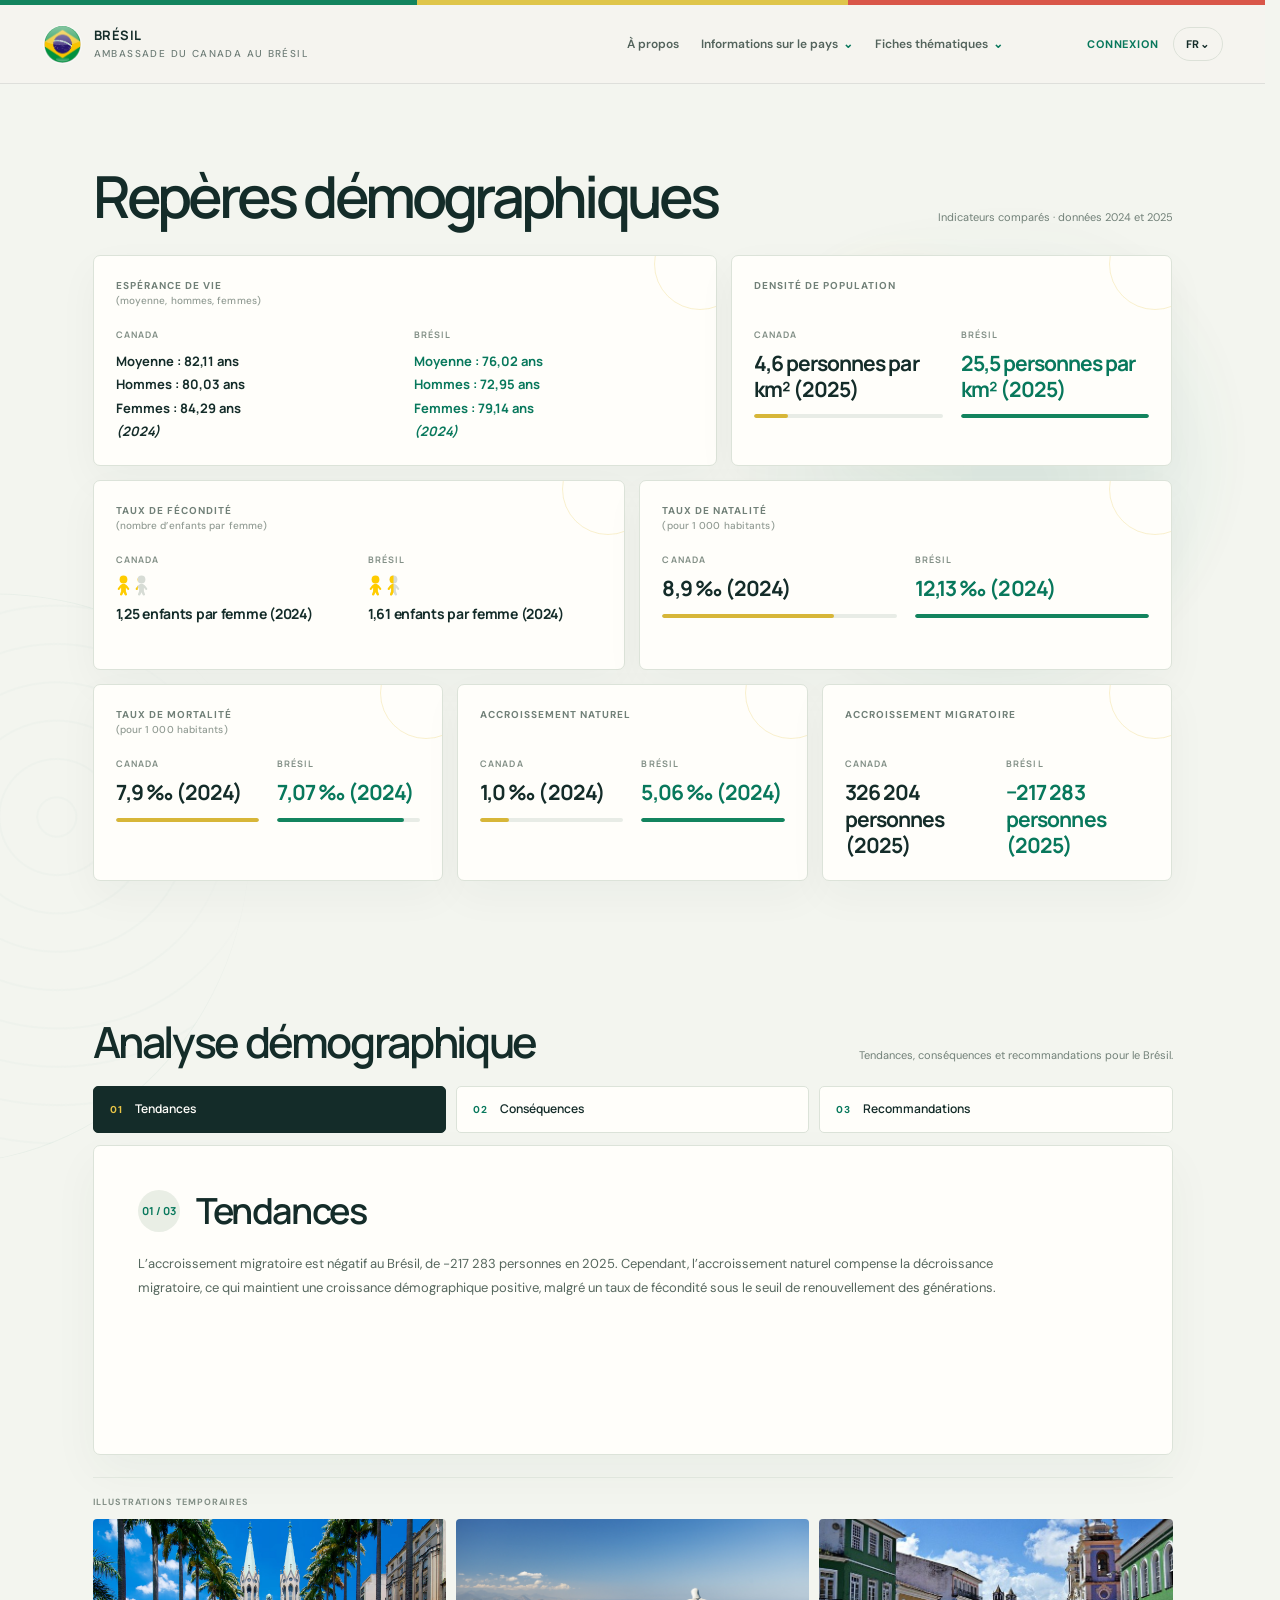
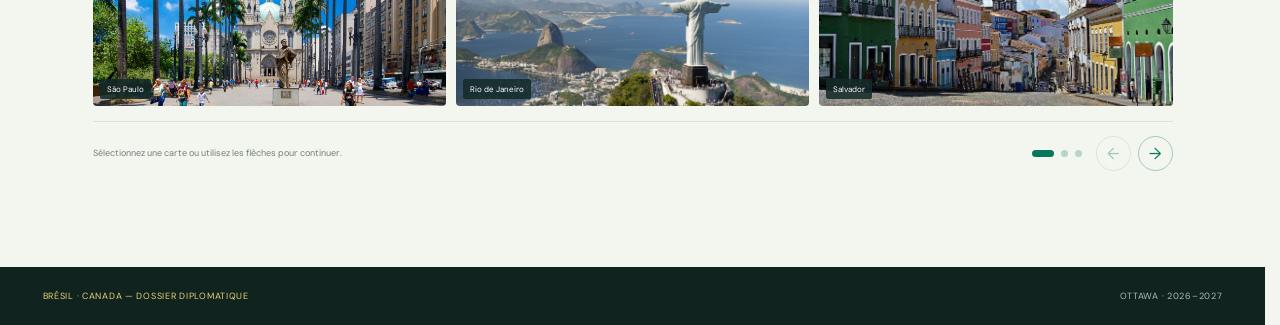
<file: brezil_vs_canada.html>
<!doctype html>
<html lang="fr">
<head>
<meta charset="utf-8"><meta name="viewport" content="width=device-width, initial-scale=1"><meta name="theme-color" content="#142c29">
<title>Brésil & Canada · Comparaison</title>
<link rel="preconnect" href="https://fonts.googleapis.com"><link rel="preconnect" href="https://fonts.gstatic.com" crossorigin><link href="https://fonts.googleapis.com/css2?family=DM+Sans:wght@400;500;600;700&family=Manrope:wght@400;500;600;700;800&display=swap" rel="stylesheet">
<style>
:root{--ink:#142c29;--green:#08785c;--green-bright:#13845e;--yellow:#e8c547;--gold:#e8b64d;--coral:#cf5146;--paper:#f5f4ef;--surface:#fffefa;--surface-green:#e9eee5;--muted:#6f7e78;--line:#dce1d8;--shadow:0 24px 70px #183b3012}
*{box-sizing:border-box}html{scroll-behavior:smooth;scroll-padding-top:94px}body{margin:0;background:var(--paper);color:var(--ink);font-family:'DM Sans',sans-serif}a{color:inherit}button{font:inherit}.wrap{width:min(1180px,calc(100% - 48px));margin:auto}.serif,h1,h2,h3{font-family:'Manrope',sans-serif;letter-spacing:-.055em}.topline{height:5px;background:linear-gradient(90deg,#13845e 0 33%,#dfc54a 33% 67%,#d95649 67%)}
header{position:sticky;top:0;z-index:20;background:#f5f4efef;backdrop-filter:blur(16px);border-bottom:1px solid #dce1d888}.nav{height:78px;display:flex;align-items:center;justify-content:space-between;gap:20px}.brand{display:flex;gap:12px;align-items:center;text-decoration:none;flex:none}.brandmark{width:39px;height:39px;border-radius:50%;position:relative;display:block;object-fit:cover;border:1px solid #ffffff80}.brandmark:after{content:'';position:absolute;inset:7px;border:1px solid #ffffff80;border-radius:50%}.brandtext{font:700 13px/1.2 'Manrope',sans-serif;letter-spacing:.04em;text-transform:uppercase}.brandtext small{display:block;color:var(--muted);font:500 10px 'DM Sans';letter-spacing:.14em;margin-top:4px}.links{display:flex;gap:18px;align-items:center}.links a{text-decoration:none;font-size:11px;color:#53635c;font-weight:600;white-space:nowrap;transition:color .2s}.links a:hover,.links a.current{color:var(--green)}.auth-actions{display:flex;align-items:center;gap:10px;flex:none}.login-link{border:0;background:none;color:var(--green);font-size:10px;font-weight:700;letter-spacing:.08em;text-transform:uppercase;cursor:pointer;padding:10px 4px}.profile-button{display:none;width:38px;height:38px;border:1px solid var(--line);background:var(--surface);color:var(--green);border-radius:50%;cursor:pointer;font:700 13px 'Manrope';box-shadow:0 4px 14px #183b3010}.profile-button.visible{display:grid;place-items:center}.lang{border:1px solid var(--line);background:transparent;padding:9px 11px;border-radius:99px;color:var(--ink);font-size:10px;font-weight:700;letter-spacing:.05em;cursor:pointer}.menu-toggle{display:none;border:1px solid var(--line);background:transparent;border-radius:3px;padding:8px 10px;color:var(--ink);font-size:11px;cursor:pointer}.lang:focus-visible,a:focus-visible,button:focus-visible{outline:3px solid #d7a932;outline-offset:3px}
.hero{background:var(--surface-green);padding:77px 0 76px;position:relative;overflow:hidden}.hero:after{content:'';position:absolute;width:460px;height:460px;border:1px solid #08785c1c;border-radius:50%;right:-125px;top:-220px;box-shadow:0 0 0 36px #08785c08,0 0 0 80px #08785c06}.hero-grid{position:relative;z-index:1;display:grid;grid-template-columns:1.02fr .98fr;align-items:center;gap:56px}.kicker{display:flex;align-items:center;gap:10px;color:var(--green);font-size:10px;font-weight:700;letter-spacing:.18em;text-transform:uppercase}.kicker:before{content:'';width:24px;height:2px;background:var(--green)}h1{font-size:clamp(48px,6.5vw,82px);line-height:.99;font-weight:600;margin:24px 0 20px;max-width:650px}h1 span{color:var(--green)}.intro{font-size:15px;line-height:1.8;color:#64736d;max-width:490px;margin:0}.hero-art{min-height:360px;position:relative;display:grid;place-items:center}.emblem-pair{position:absolute;inset:0}.emblem{position:absolute;width:184px;height:184px;border-radius:50%;display:grid;place-items:center;box-shadow:0 24px 55px #10231f22;border:1px solid #ffffffb0}.emblem svg{width:100%;height:100%;display:block}.emblem-canada svg{width:112%;height:112%}.emblem-canada{left:4%;top:9%;background:#fffefa}.emblem-brazil{right:4%;bottom:9%;background:#08785c}.emblem-canada:after,.emblem-brazil:after{content:'';position:absolute;inset:-13px;border-radius:50%;border:1px solid #08785c30;pointer-events:none}.emblem-brazil:after{border-color:#e8b64d99}.country-tag{position:absolute;padding:11px 15px;background:var(--surface);box-shadow:var(--shadow);font:700 11px 'Manrope';letter-spacing:.06em;text-transform:uppercase}.country-tag.canada{left:0;bottom:17%}.country-tag.brazil{right:0;top:17%;background:var(--ink);color:white}.country-tag span{display:block;color:var(--muted);font:500 9px 'DM Sans';letter-spacing:.08em;margin-top:4px}.country-tag.brazil span{color:#c2cdc5}
.metrics{padding:78px 0 86px}.section-head{display:flex;justify-content:space-between;align-items:end;gap:24px;margin-bottom:32px}.section-head h2{font-size:clamp(32px,4vw,48px);line-height:1.05;margin:10px 0 0;font-weight:600}.section-note{max-width:360px;color:var(--muted);font-size:12px;line-height:1.7;margin:0}.metric-grid{display:grid;grid-template-columns:repeat(3,1fr);gap:14px}.metric-card{background:var(--surface);border:1px solid var(--line);padding:23px 22px 21px;min-height:218px;box-shadow:0 10px 32px #183b3008;display:flex;flex-direction:column;position:relative;overflow:hidden}.metric-card:after{content:'';position:absolute;right:-30px;top:-38px;width:90px;height:90px;border:1px solid #e8c54740;border-radius:50%;pointer-events:none}.metric-name{font-size:10px;font-weight:700;text-transform:uppercase;letter-spacing:.11em;color:var(--muted);height:34px;max-width:82%;line-height:1.5}.metric-values{display:grid;grid-template-columns:1fr 1fr;gap:15px;margin:0;padding-top:17px}.metric-country-cell{min-width:0}.metric-country{display:flex;align-items:center;gap:7px;height:14px;font:700 10px 'Manrope';color:var(--muted);margin-bottom:9px}.metric-country:before{content:'';width:7px;height:7px;border-radius:50%;background:var(--yellow);flex:none}.metric-country-cell:last-child .metric-country:before{background:var(--green)}.metric-value{font:700 clamp(17px,1.8vw,22px)/1.05 'Manrope';letter-spacing:-.055em;color:var(--ink);white-space:nowrap}.metric-value.brazil{color:var(--green)}.metric-city{display:flex;align-items:baseline;gap:8px;margin-top:8px;min-height:18px;color:var(--muted);font-size:9px;line-height:1.25}.metric-city-empty{visibility:hidden}.metric-city b{color:var(--yellow);font:700 10px 'Manrope'}.metric-city strong{color:var(--ink);font:700 14px/1.2 'Manrope';letter-spacing:-.02em}.metric-country-cell:last-child .metric-city strong{color:var(--green)}.metric-detail{font-size:9px;line-height:1.45;color:var(--muted);min-height:27px;margin-top:5px}.metric-bar{height:5px;background:#e5e9e0;position:relative;margin-top:9px;overflow:hidden;border-radius:4px}.metric-bar i{height:100%;display:block;background:var(--yellow);border-radius:4px;min-width:3px}.metric-country-cell:last-child .metric-bar i{background:var(--green)}.metric-card:nth-child(2) .metric-country-cell:first-child .metric-bar i{background:var(--gold)}.metric-card:nth-child(3) .metric-country-cell:first-child .metric-bar i{background:var(--green-bright)}
.facts-section{background:var(--ink);color:#f8f6ee;padding:82px 0 92px}.facts-section .kicker{color:var(--yellow)}.facts-section .kicker:before{background:var(--yellow)}.facts-section .section-note{color:#b7c4bb}.facts-section .section-head{margin-bottom:34px}.compare-table{border-top:1px solid #ffffff35}.compare-row{display:grid;grid-template-columns:minmax(190px,1.05fr) minmax(0,1fr) minmax(0,1fr);border-bottom:1px solid #ffffff25;min-height:61px;align-items:stretch}.compare-row.heading{min-height:52px;color:var(--yellow);font-size:10px;text-transform:uppercase;letter-spacing:.13em;font-weight:700}.compare-row>div{padding:16px 18px;font-size:12px;line-height:1.65}.compare-row.heading>div{padding-top:17px;padding-bottom:14px}.compare-row>div:first-child{padding-left:0;color:#c0cdc4;font-size:10px;font-weight:700;letter-spacing:.04em}.compare-row.heading>div:first-child{color:#aebbb3}.compare-row>div+div{border-left:1px solid #ffffff19}.compare-row .brazil-cell{color:#f4f6ef}.compare-row .canada-cell{color:#d9e0d8}.facts-foot{font-size:9px;color:#aebbb3;margin-top:17px;line-height:1.6}
.overlay{position:fixed;inset:0;z-index:60;background:#10231f99;backdrop-filter:blur(7px);display:none;align-items:center;justify-content:center;padding:20px}.overlay.open{display:flex}.dialog{width:min(460px,100%);background:var(--paper);padding:34px;position:relative;box-shadow:0 28px 100px #07151055;animation:appear .24s ease both}.dialog h2{font-size:32px;margin:9px 0}.dialog-copy{color:var(--muted);font-size:12px;line-height:1.7;margin:0 0 22px}.close-dialog{position:absolute;right:17px;top:17px;border:1px solid var(--line);background:transparent;color:var(--ink);width:34px;height:34px;border-radius:50%;cursor:pointer;font-size:17px}.field{display:block;margin:16px 0}.field span{display:block;font-size:10px;font-weight:700;text-transform:uppercase;letter-spacing:.12em;margin-bottom:8px}.field input{width:100%;padding:13px 14px;border:1px solid var(--line);background:var(--surface);font:13px 'DM Sans';color:var(--ink);outline:none}.dialog-submit{width:100%;margin-top:8px;border:0;background:var(--green);color:white;padding:14px;text-transform:uppercase;letter-spacing:.1em;font-size:10px;font-weight:700;cursor:pointer}.portal-dialog{width:min(880px,100%);max-height:88vh;overflow:auto}.service-grid{display:grid;grid-template-columns:repeat(3,1fr);gap:12px}.service-card{border:1px solid var(--line);background:var(--surface);padding:18px;min-height:140px;display:flex;flex-direction:column;align-items:flex-start;text-align:left;cursor:pointer;transition:transform .2s,border-color .2s}.service-card:hover{border-color:var(--green);transform:translateY(-2px)}.service-icon{width:34px;height:34px;border-radius:50%;background:var(--surface-green);color:var(--green);display:grid;place-items:center;margin-bottom:12px}.service-card strong{font:700 12px 'Manrope';margin-bottom:6px}.service-card span:last-child{font-size:10px;line-height:1.5;color:var(--muted)}.portal-foot{border-top:1px solid var(--line);margin-top:22px;padding-top:16px;display:flex;justify-content:space-between;align-items:center;color:var(--muted);font-size:10px}.portal-foot button{border:0;background:none;color:var(--green);font-weight:700;cursor:pointer}.toast{position:fixed;bottom:24px;left:50%;transform:translate(-50%,20px);opacity:0;pointer-events:none;z-index:80;background:var(--ink);color:white;padding:13px 18px;font-size:11px;transition:.25s}.toast.show{opacity:1;transform:translate(-50%,0)}@keyframes appear{from{opacity:0;transform:translateY(8px) scale(.99)}to{opacity:1;transform:none}}footer{background:#10231f;color:#aebbb3;padding:22px 0;font-size:9px;letter-spacing:.09em}.footer-inner{display:flex;justify-content:space-between;gap:18px}
@media(max-width:1100px){.nav{gap:12px}.links{gap:11px}.links a{font-size:10px}.brandtext{font-size:11px}}@media(max-width:900px){.metric-grid{grid-template-columns:repeat(2,minmax(0,1fr))}.metric-card:last-child{grid-column:1/-1}.links{gap:9px}.links a{font-size:9px}.brandmark{width:35px;height:35px}.hero-grid{gap:24px}.hero-art{min-height:310px}.emblem{width:150px;height:150px}.compare-row{grid-template-columns:minmax(150px,.9fr) 1fr 1fr}.compare-row>div{padding-left:13px;padding-right:13px}}
@media(max-width:700px){.metric-card:last-child{grid-column:auto}.wrap{width:min(100% - 34px,1180px)}.nav{height:66px}.brandtext{font-size:10px}.brandtext small{font-size:8px;letter-spacing:.09em}.brandmark{width:34px;height:34px}.menu-toggle{display:block;order:2}.auth-actions{gap:6px;margin-left:auto}.links{display:none;position:absolute;top:66px;left:0;right:0;background:var(--paper);padding:15px 22px 19px;border-bottom:1px solid var(--line);box-shadow:0 16px 22px #142c2912;flex-direction:column;align-items:stretch;gap:0}.links.open{display:flex}.links a{font-size:12px;padding:12px 0;border-bottom:1px solid var(--line)}.links a:last-child{border-bottom:0}.login-link{font-size:9px}.lang{padding:8px 9px}.hero{padding:54px 0 46px}.hero-grid{grid-template-columns:1fr;gap:4px}.hero-art{min-height:280px}.emblem{width:140px;height:140px}.emblem-canada{left:8%;top:12%}.emblem-brazil{right:8%;bottom:12%}.hero h1{font-size:58px}.metrics{padding:57px 0 62px}.section-head{display:block;margin-bottom:25px}.section-note{margin-top:14px}.metric-grid{grid-template-columns:1fr;gap:10px}.metric-card{min-height:0;padding:19px}.metric-values{margin:15px 0 12px}.facts-section{padding:59px 0 65px}.facts-section .section-head{margin-bottom:22px}.compare-row.heading{display:none}.compare-row{grid-template-columns:1fr 1fr;min-height:0;padding:0}.compare-row>div{padding:12px 10px;font-size:11px;overflow-wrap:anywhere}.compare-row>div:first-child{grid-column:1/-1;padding:13px 0 5px;border:0;color:var(--yellow);font-size:9px;text-transform:uppercase;letter-spacing:.1em}.compare-row>div+div{border-left:0}.compare-row .canada-cell:before{content:attr(data-country);display:block;color:var(--yellow);font-size:8px;font-weight:700;letter-spacing:.08em;text-transform:uppercase;margin-bottom:4px}.compare-row .brazil-cell:before{content:attr(data-country);display:block;color:#9dd29c;font-size:8px;font-weight:700;letter-spacing:.08em;text-transform:uppercase;margin-bottom:4px}.service-grid{grid-template-columns:1fr 1fr;gap:8px}.service-card{padding:13px;min-height:135px}.service-card strong{font-size:10px}.portal-dialog{padding:28px 20px}.dialog{padding:29px 22px}.portal-foot{gap:12px}}
@media(max-width:380px){.brand{gap:7px}.brandmark{width:30px;height:30px}.brandtext{font-size:9px}.login-link{padding-inline:1px}.country-tag{font-size:9px;padding:9px}.emblem{width:130px;height:130px}.emblem-canada{left:12%;top:12%}.emblem-brazil{right:12%;bottom:12%}.compare-row>div{padding-inline:6px}}
@media(prefers-reduced-motion:reduce){html{scroll-behavior:auto}*,*:before,*:after{transition-duration:.01ms!important;animation-duration:.01ms!important}}

/* Demographic comparison cards */
body { background: #f3f5ef; }
main::before { top: 80px; right: -90px; opacity: .7; }
main::after { top: 520px; opacity: .45; }
.facts-section { padding: clamp(44px, 7vw, 82px) 0 clamp(56px, 9vw, 104px); background: transparent; color: #142c29; }
.facts-section .wrap { width: min(1080px, calc(100% - 48px)); }
.facts-section .section-head { align-items: end; margin-bottom: 28px; }
.facts-section .section-head h2 { margin-top: 0; font-size: clamp(34px, 5.2vw, 58px); letter-spacing: -.065em; }
.facts-section .section-note { color: #718078; font-size: 11px; }
.demography-grid { display: grid; grid-template-columns: repeat(12, minmax(0, 1fr)); gap: 14px; }
.metric-card { grid-column: span 4; min-width: 0; padding: 22px; min-height: 190px; border: 1px solid #dce3d9; border-radius: 7px; background: #fffefa; box-shadow: 0 15px 42px #173e2d0a; }
.metric-card.life-card { grid-column: span 7; }
.metric-card.density-card { grid-column: span 5; }
.metric-card.fertility-card, .metric-card.birth-card { grid-column: span 6; }
.metric-card h3 { min-height: 31px; margin: 0 0 19px; color: #718078; font-size: 10px; line-height: 1.5; font-family: 'DM Sans',sans-serif; font-weight: 700; letter-spacing: .1em; text-transform: uppercase; }
.metric-card h3 em { color: #929c94; font-style: normal; font-weight: 500; letter-spacing: .01em; text-transform: none; }
.metric-comparison { display: grid; grid-template-columns: 1fr 1fr; gap: 18px; }
.metric-country-value { min-width: 0; }
.country-label { display: block; margin-bottom: 9px; color: #839087; font: 700 9px 'Manrope',sans-serif; letter-spacing: .12em; text-transform: uppercase; }
.metric-value { color: #142c29; font: 700 clamp(15px, 1.7vw, 21px)/1.25 'Manrope',sans-serif; letter-spacing: -.045em; overflow-wrap: anywhere; white-space: normal; }
.metric-value.brazil-value { color: #08785c; }
.metric-value small { display: block; margin-top: 5px; color: #87938a; font: 500 9px 'DM Sans',sans-serif; letter-spacing: 0; }
.life-card .metric-value { font-size: 13px; line-height: 1.8; letter-spacing: 0; }
.fertility-value { display: flex; flex-direction: row-reverse; justify-content: flex-end; align-items: center; flex-wrap: wrap; gap: 8px; }
.fertility-pictographs { display: inline-flex; align-items: end; gap: 3px; flex: 0 0 auto; }
.fertility-child { display: block; width: 15px; height: 21px; overflow: visible; }
.fertility-value > span:last-child { font: 700 14px/1.45 'Manrope',sans-serif; letter-spacing: -.02em; }
.metric-track { height: 4px; margin-top: 12px; overflow: hidden; border-radius: 4px; background: #e8ece6; }
.metric-track i { display: block; height: 100%; border-radius: inherit; background: #d7b638; }
.brazil-track i { background: #13845e; }
@media(max-width:900px) {
 .facts-section { padding: 42px 0 58px; }
 .facts-section .wrap { width: min(100% - 34px, 1080px); }
 .facts-section .section-head { display: block; margin-bottom: 22px; }
 .facts-section .section-note { margin-top: 10px; }
 .demography-grid { grid-template-columns: repeat(2, minmax(0,1fr)); gap: 10px; }
 .metric-card, .metric-card.life-card, .metric-card.fertility-card, .metric-card.migration-card { grid-column: span 1; padding: 16px; min-height: 180px; }
 .metric-card.life-card, .metric-card.fertility-card, .metric-card.migration-card { grid-column: 1 / -1; min-height: 0; }
 .metric-card h3 { margin-bottom: 15px; }
 .metric-comparison { gap: 12px; }
 .metric-value { font-size: 15px; }
 .life-card .metric-value { font-size: 12px; }
}
@media(max-width:420px) {
 .metric-card, .metric-card.life-card, .metric-card.fertility-card, .metric-card.migration-card { padding: 13px; }
 .demography-grid { gap: 8px; }
 .metric-comparison { gap: 8px; }
 .metric-value { font-size: 13px; }
 .fertility-value > span:last-child { font-size: 12px; }
}

/* Hover and keyboard focus spotlight */
.metric-card { position: relative; transform: scale(1); transform-origin: center; transition: transform .32s cubic-bezier(.2,.8,.2,1), filter .28s ease, opacity .28s ease, box-shadow .28s ease, border-color .28s ease; }
.demography-grid.is-interacting .metric-card:not(.is-active) { transform: scale(.86); filter: blur(2px); opacity: .42; }
.demography-grid.is-interacting .metric-card.is-active { z-index: 5; transform: scale(1.23); border-color: #8ab39a; box-shadow: 0 28px 70px #142c2933; }
.demography-grid.is-interacting .metric-card.is-active h3 { color: #08785c; font-size: 12px; }
.demography-grid.is-interacting .metric-card.is-active .metric-value { font-size: clamp(18px, 2vw, 26px); }
.demography-grid.is-interacting .metric-card.is-active.life-card .metric-value { font-size: 16px; }
.demography-grid.is-interacting .metric-card.is-active .fertility-value > span:last-child { font-size: 17px; }
.metric-card:focus-visible { outline: 3px solid #d7b638; outline-offset: 4px; }
@media(max-width:900px) {
 .demography-grid.is-interacting .metric-card:not(.is-active) { transform: scale(.94); filter: blur(1px); opacity: .55; }
 .demography-grid.is-interacting .metric-card.is-active { transform: scale(1.08); }
}

.analysis-section { padding: 34px 0 clamp(58px, 8vw, 96px); background: transparent; }
.analysis-section .wrap { width: min(1080px, calc(100% - 48px)); }
.analysis-section .section-head { margin-bottom: 22px; }
.analysis-section .section-head h2 { margin: 0; font-size: clamp(29px, 4vw, 43px); }
.analysis-section .section-note { color: #718078; font-size: 11px; }
.analysis-tabs { display: grid; grid-template-columns: repeat(3, minmax(0, 1fr)); gap: 10px; margin-bottom: 12px; }
.analysis-tab { display: flex; align-items: center; gap: 12px; min-width: 0; padding: 14px 16px; border: 1px solid #dce3d9; border-radius: 5px; background: #fffefa; color: #142c29; text-align: left; cursor: pointer; transition: transform .2s ease, background .2s ease, color .2s ease, border-color .2s ease; }
.analysis-tab:hover { transform: translateY(-2px); border-color: #8ab39a; }
.analysis-tab[aria-selected="true"] { background: #142c29; border-color: #142c29; color: #fffefa; }
.analysis-tab span { color: #08785c; font: 700 10px 'DM Sans',sans-serif; letter-spacing: .1em; }
.analysis-tab[aria-selected="true"] span { color: #e8c547; }
.analysis-tab strong { font: 600 12px/1.35 'Manrope',sans-serif; }
.analysis-card { min-height: 310px; padding: clamp(24px, 4vw, 44px); border: 1px solid #dce3d9; border-radius: 7px; background: #fffefa; box-shadow: 0 18px 48px #173e2d0b; }
.analysis-card.arrive { animation: analysis-arrive .38s cubic-bezier(.2,.75,.2,1) both; }
@keyframes analysis-arrive { from { opacity: .35; transform: translateY(9px); } to { opacity: 1; transform: translateY(0); } }
.analysis-card-header { display: flex; align-items: center; gap: 16px; margin-bottom: 20px; }
.analysis-number { display: grid; place-items: center; width: 42px; height: 42px; flex: 0 0 auto; border-radius: 50%; background: #e9eee5; color: #08785c; font: 700 11px 'Manrope',sans-serif; }
.analysis-card h3 { margin: 0; color: #142c29; font: 600 clamp(25px, 3.4vw, 36px)/1.15 'Manrope',sans-serif; letter-spacing: -.045em; }
.analysis-copy { color: #56675e; font-size: 13px; line-height: 1.85; }
.analysis-copy p { max-width: 920px; margin: 0 0 14px; }
.analysis-copy p:last-child { margin-bottom: 0; }
.analysis-controls { display: flex; align-items: center; gap: 14px; margin-top: 15px; padding-top: 14px; border-top: 1px solid #dce3d9; }
.analysis-hint { margin-right: auto; color: #718078; font-size: 9px; line-height: 1.5; }
.analysis-dots { display: flex; align-items: center; gap: 7px; }
.analysis-dots button { width: 7px; height: 7px; padding: 0; border: 0; border-radius: 9px; background: #08785c40; cursor: pointer; transition: width .2s ease, background .2s ease; }
.analysis-dots button[aria-current="step"] { width: 22px; background: #08785c; }
.analysis-arrows { display: flex; gap: 7px; }
.analysis-arrows button { display: grid; place-items: center; width: 35px; height: 35px; border: 1px solid #08785c55; border-radius: 50%; background: transparent; color: #08785c; font-size: 16px; cursor: pointer; transition: background .2s ease, color .2s ease; }
.analysis-arrows button:hover:not(:disabled) { background: #08785c; color: #fffefa; }
.analysis-arrows button:disabled { opacity: .35; cursor: default; }
@media(max-width:900px) { .analysis-section .wrap { width: min(100% - 34px,1080px); } }
@media(max-width:650px) {
 .analysis-section { padding-top: 14px; }
 .analysis-section .section-head { display: block; margin-bottom: 18px; }
 .analysis-section .section-note { margin-top: 9px; }
 .analysis-tabs { grid-template-columns: 1fr; gap: 7px; }
 .analysis-tab { padding: 11px 13px; }
 .analysis-card { min-height: 0; padding: 22px 18px; }
 .analysis-card-header { margin-bottom: 16px; }
 .analysis-card h3 { font-size: 27px; }
 .analysis-copy { font-size: 12px; line-height: 1.75; }
 .analysis-controls { gap: 9px; }
 .analysis-hint { max-width: 120px; }
}
@media(prefers-reduced-motion:reduce) { .analysis-card.arrive { animation: none; } }

.analysis-gallery { margin-top: 22px; padding-top: 18px; border-top: 1px solid #e4e9e1; }
.analysis-gallery-title { margin: 0 0 11px; color: #839087; font-size: 9px; font-weight: 700; letter-spacing: .1em; text-transform: uppercase; }
.analysis-gallery-grid { display: grid; grid-template-columns: repeat(3, minmax(0,1fr)); gap: 10px; }
.analysis-gallery figure { position: relative; min-width: 0; aspect-ratio: 16 / 8.5; margin: 0; overflow: hidden; border-radius: 4px; background: #e4e9df; }
.analysis-gallery img { display: block; width: 100%; height: 100%; object-fit: cover; transition: transform .45s ease; }
.analysis-gallery figure:hover img { transform: scale(1.04); }
.analysis-gallery figcaption { position: absolute; right: 7px; bottom: 7px; left: 7px; width: fit-content; max-width: calc(100% - 14px); padding: 5px 7px; border-radius: 2px; background: #142c29dc; color: #fffefa; font-size: 8px; line-height: 1.3; }
@media(max-width:650px) { .analysis-gallery { margin-top: 18px; } .analysis-gallery-grid { grid-template-columns: 1fr; gap: 8px; } .analysis-gallery figure { aspect-ratio: 16 / 9; } }

</style>  <link rel="stylesheet" href="css/site-shell.css?v=nav-content-3">
</head>
<body><div class="topline"></div>
<script src="js/site-shell.js?v=nav-content-3" data-part="header"></script>
<div class="overlay" id="loginOverlay"><section class="dialog" role="dialog" aria-modal="true" aria-labelledby="loginTitle"><button class="close-dialog" data-close="loginOverlay" aria-label="Fermer">×</button><div class="kicker" data-t="login">Connexion</div><h2 id="loginTitle" data-t="loginTitle">Bienvenue</h2><p class="dialog-copy" data-t="loginCopy">Connectez-vous pour accéder aux services consulaires.</p><form id="loginForm"><label class="field"><span data-t="username">Nom d’utilisateur</span><input id="username" autocomplete="username" required></label><label class="field"><span data-t="password">Mot de passe</span><input id="password" type="password" autocomplete="current-password" required></label><button class="dialog-submit" type="submit" data-t="submit">Se connecter</button></form></section></div>
<div class="overlay" id="portalOverlay"><section class="dialog portal-dialog" role="dialog" aria-modal="true" aria-labelledby="portalTitle"><button class="close-dialog" data-close="portalOverlay" aria-label="Fermer">×</button><div class="kicker" data-t="portalKicker">Espace citoyen</div><h2 id="portalTitle" data-t="portalTitle">Services consulaires</h2><p class="dialog-copy" data-t="portalCopy">Choisissez un service pour commencer.</p><div class="service-grid" id="serviceGrid"></div><div class="portal-foot"><span id="signedInAs"></span><button id="logout" data-t="logout">Se déconnecter</button></div></section></div><div class="toast" id="toast" role="status"></div>
<main>
<section class="facts-section"><div class="wrap"><div class="section-head"><div><h2 id="pageTitle">Repères démographiques</h2></div><p class="section-note" id="pageNote">Indicateurs comparés · données 2024 et 2025</p></div><div class="demography-grid"><article class="metric-card life-card" tabindex="0"><h3 id="metricLife">Espérance de vie<br><em>(moyenne, hommes, femmes)</em></h3><div class="metric-comparison"><div class="metric-country-value"><span class="country-label" data-country-label="canada">Canada</span><div class="metric-value" id="canadaLife">Moyenne : 82,11 ans<br>Hommes : 80,03 ans<br>Femmes : 84,29 ans<br><small>(2024)</small></div></div><div class="metric-country-value"><span class="country-label" data-country-label="brazil">Brésil</span><div class="metric-value brazil-value" id="brazilLife">Moyenne : 76,02 ans<br>Hommes : 72,95 ans<br>Femmes : 79,14 ans<br><small>(2024)</small></div></div></div></article><article class="metric-card density-card" tabindex="0"><h3 id="metricDensity">Densité de population</h3><div class="metric-comparison"><div class="metric-country-value"><span class="country-label" data-country-label="canada">Canada</span><div class="metric-value" id="canadaDensity">4,6 personnes par km² (2025)</div><div class="metric-track"><i style="width:18%"></i></div></div><div class="metric-country-value"><span class="country-label" data-country-label="brazil">Brésil</span><div class="metric-value brazil-value" id="brazilDensity">25,5 personnes par km² (2025)</div><div class="metric-track brazil-track"><i style="width:100%"></i></div></div></div></article><article class="metric-card fertility-card" tabindex="0"><h3 id="metricFertility">Taux de fécondité<br><em>(nombre d’enfants par femme)</em></h3><div class="metric-comparison"><div class="metric-country-value"><span class="country-label" data-country-label="canada">Canada</span><div class="fertility-value"><span class="fertility-pictographs" aria-hidden="true"><svg class="fertility-child" viewBox="0 0 100 140" aria-hidden="true" focusable="false"><defs><g id="child-ca-1"><circle cx="50" cy="30" r="26"/><path d="M 50 58 C 40 58, 30 64, 23 75 L 13 89 C 10 93, 11 98, 16 100 C 20 101, 24 99, 27 94 L 34 84 L 34 108 L 27 127 C 25 132, 28 136, 33 137 C 38 138, 42 134, 44 129 L 50 115 L 56 129 C 58 134, 62 138, 67 137 C 72 136, 75 132, 73 127 L 66 108 L 66 84 L 73 94 C 76 99, 80 101, 84 100 C 89 98, 90 93, 87 89 L 77 75 C 70 64, 60 58, 50 58 Z"/></g></defs><use href="#child-ca-1" fill="#FFCC00"/></svg><svg class="fertility-child" viewBox="0 0 100 140" aria-hidden="true" focusable="false"><defs><g id="child-ca-2"><circle cx="50" cy="30" r="26"/><path d="M 50 58 C 40 58, 30 64, 23 75 L 13 89 C 10 93, 11 98, 16 100 C 20 101, 24 99, 27 94 L 34 84 L 34 108 L 27 127 C 25 132, 28 136, 33 137 C 38 138, 42 134, 44 129 L 50 115 L 56 129 C 58 134, 62 138, 67 137 C 72 136, 75 132, 73 127 L 66 108 L 66 84 L 73 94 C 76 99, 80 101, 84 100 C 89 98, 90 93, 87 89 L 77 75 C 70 64, 60 58, 50 58 Z"/></g><clipPath id="clip-ca-2"><rect x="0" y="0" width="25" height="140"/></clipPath></defs><use href="#child-ca-2" fill="#D7DCD5"/><use href="#child-ca-2" fill="#FFCC00" clip-path="url(#clip-ca-2)"/></svg></span><span id="canadaFertilityValue">1,25 enfants par femme (2024)</span></div></div><div class="metric-country-value"><span class="country-label" data-country-label="brazil">Brésil</span><div class="fertility-value"><span class="fertility-pictographs" aria-hidden="true"><svg class="fertility-child" viewBox="0 0 100 140" aria-hidden="true" focusable="false"><defs><g id="child-br-1"><circle cx="50" cy="30" r="26"/><path d="M 50 58 C 40 58, 30 64, 23 75 L 13 89 C 10 93, 11 98, 16 100 C 20 101, 24 99, 27 94 L 34 84 L 34 108 L 27 127 C 25 132, 28 136, 33 137 C 38 138, 42 134, 44 129 L 50 115 L 56 129 C 58 134, 62 138, 67 137 C 72 136, 75 132, 73 127 L 66 108 L 66 84 L 73 94 C 76 99, 80 101, 84 100 C 89 98, 90 93, 87 89 L 77 75 C 70 64, 60 58, 50 58 Z"/></g></defs><use href="#child-br-1" fill="#FFCC00"/></svg><svg class="fertility-child" viewBox="0 0 100 140" aria-hidden="true" focusable="false"><defs><g id="child-br-2"><circle cx="50" cy="30" r="26"/><path d="M 50 58 C 40 58, 30 64, 23 75 L 13 89 C 10 93, 11 98, 16 100 C 20 101, 24 99, 27 94 L 34 84 L 34 108 L 27 127 C 25 132, 28 136, 33 137 C 38 138, 42 134, 44 129 L 50 115 L 56 129 C 58 134, 62 138, 67 137 C 72 136, 75 132, 73 127 L 66 108 L 66 84 L 73 94 C 76 99, 80 101, 84 100 C 89 98, 90 93, 87 89 L 77 75 C 70 64, 60 58, 50 58 Z"/></g><clipPath id="clip-br-2"><rect x="0" y="0" width="50" height="140"/></clipPath></defs><use href="#child-br-2" fill="#D7DCD5"/><use href="#child-br-2" fill="#FFCC00" clip-path="url(#clip-br-2)"/></svg></span><span id="brazilFertilityValue">1,61 enfants par femme (2024)</span></div></div></div></article><article class="metric-card birth-card" tabindex="0"><h3 id="metricBirth">Taux de natalité<br><em>(pour 1 000 habitants)</em></h3><div class="metric-comparison"><div class="metric-country-value"><span class="country-label" data-country-label="canada">Canada</span><div class="metric-value" id="canadaBirth">8,9 ‰ (2024)</div><div class="metric-track"><i style="width:73%"></i></div></div><div class="metric-country-value"><span class="country-label" data-country-label="brazil">Brésil</span><div class="metric-value brazil-value" id="brazilBirth">12,13 ‰ (2024)</div><div class="metric-track brazil-track"><i style="width:100%"></i></div></div></div></article><article class="metric-card" tabindex="0"><h3 id="metricDeath">Taux de mortalité<br><em>(pour 1 000 habitants)</em></h3><div class="metric-comparison"><div class="metric-country-value"><span class="country-label" data-country-label="canada">Canada</span><div class="metric-value" id="canadaDeath">7,9 ‰ (2024)</div><div class="metric-track"><i style="width:100%"></i></div></div><div class="metric-country-value"><span class="country-label" data-country-label="brazil">Brésil</span><div class="metric-value brazil-value" id="brazilDeath">7,07 ‰ (2024)</div><div class="metric-track brazil-track"><i style="width:89%"></i></div></div></div></article><article class="metric-card" tabindex="0"><h3 id="metricNatural">Accroissement naturel</h3><div class="metric-comparison"><div class="metric-country-value"><span class="country-label" data-country-label="canada">Canada</span><div class="metric-value" id="canadaNatural">1,0 ‰ (2024)</div><div class="metric-track"><i style="width:20%"></i></div></div><div class="metric-country-value"><span class="country-label" data-country-label="brazil">Brésil</span><div class="metric-value brazil-value" id="brazilNatural">5,06 ‰ (2024)</div><div class="metric-track brazil-track"><i style="width:100%"></i></div></div></div></article><article class="metric-card migration-card" tabindex="0"><h3 id="metricMigration">Accroissement migratoire</h3><div class="metric-comparison"><div class="metric-country-value"><span class="country-label" data-country-label="canada">Canada</span><div class="metric-value" id="canadaMigration">326 204 personnes (2025)</div></div><div class="metric-country-value"><span class="country-label" data-country-label="brazil">Brésil</span><div class="metric-value brazil-value" id="brazilMigration">−217 283 personnes (2025)</div></div></div></article></div></div></section>

<section class="analysis-section" aria-labelledby="analysisTitle">
  <div class="wrap">
    <div class="section-head"><div><h2 id="analysisTitle">Analyse démographique</h2></div><p class="section-note" id="analysisNote">Tendances, conséquences et recommandations pour le Brésil.</p></div>
    <div class="analysis-tabs" id="analysisTabs" role="tablist" aria-label="Choisir une partie de l’analyse"></div>
    <article class="analysis-card" id="analysisCard" role="tabpanel" aria-live="polite" aria-labelledby="analysisCardTitle"></article>
    <div class="analysis-gallery"><h4 class="analysis-gallery-title" id="analysisGalleryTitle">Illustrations temporaires</h4><div class="analysis-gallery-grid"><figure><img id="photoSaoPaulo" src="img/city/São-Paulo.jpg" alt="Vue urbaine de São Paulo" loading="lazy"><figcaption>São Paulo</figcaption></figure><figure><img id="photoRio" src="img/city/Rio-de-Janeiro.jpg" alt="Vue urbaine de Rio de Janeiro" loading="lazy"><figcaption>Rio de Janeiro</figcaption></figure><figure><img id="photoSalvador" src="img/city/salvador-baiya.jpg" alt="Vue urbaine de Salvador" loading="lazy"><figcaption>Salvador</figcaption></figure></div></div>
    <div class="analysis-controls"><span class="analysis-hint" id="analysisHint">Sélectionnez une carte ou utilisez les flèches pour continuer.</span><div class="analysis-dots" id="analysisDots" aria-label="Progression"></div><div class="analysis-arrows"><button id="analysisPrev" type="button" aria-label="Carte précédente">←</button><button id="analysisNext" type="button" aria-label="Carte suivante">→</button></div></div>
  </div>
</section>
</main><script src="js/site-shell.js?v=nav-content-3" data-part="footer"></script><script>
(() => {
  const translations = {
    fr: {
      title: 'Repères démographiques', note: 'Indicateurs comparés · données 2024 et 2025', indicator: 'Indicateur', canada: 'Canada', brazil: 'Brésil',
      densityLabel: 'Densité de population', densityCa: '4,6 personnes par km² (2025)', densityBr: '25,5 personnes par km² (2025)',
      lifeLabel: 'Espérance de vie<br><em>(moyenne, hommes, femmes)</em>', lifeCa: 'Moyenne : 82,11 ans<br>Hommes : 80,03 ans<br>Femmes : 84,29 ans<br><em>(2024)</em>', lifeBr: 'Moyenne : 76,02 ans<br>Hommes : 72,95 ans<br>Femmes : 79,14 ans<br><em>(2024)</em>',
      fertilityLabel: 'Taux de fécondité<br><em>(nombre d’enfants par femme)</em>', fertilityCa: '1,25 enfants par femme (2024)', fertilityBr: '1,61 enfants par femme (2024)',
      birthLabel: 'Taux de natalité<br><em>(pour 1 000 habitants)</em>', birthCa: '8,9 ‰ (2024)', birthBr: '12,13 ‰ (2024)',
      deathLabel: 'Taux de mortalité<br><em>(pour 1 000 habitants)</em>', deathCa: '7,9 ‰ (2024)', deathBr: '7,07 ‰ (2024)',
      naturalLabel: 'Accroissement naturel', naturalCa: '1,0 ‰ (2024)', naturalBr: '5,06 ‰ (2024)',
      migrationLabel: 'Accroissement migratoire', migrationCa: '326 204 personnes (2025)', migrationBr: '−217 283 personnes (2025)',
      titleTag: 'Brésil & Canada · Démographie'
    },
    en: {
      title: 'Demographic indicators', note: 'Country comparison · data from 2024 and 2025', indicator: 'Indicator', canada: 'Canada', brazil: 'Brazil',
      densityLabel: 'Population density', densityCa: '4.6 people per km² (2025)', densityBr: '25.5 people per km² (2025)',
      lifeLabel: 'Life expectancy<br><em>(average, men, women)</em>', lifeCa: 'Average: 82.11 years<br>Men: 80.03 years<br>Women: 84.29 years<br><em>(2024)</em>', lifeBr: 'Average: 76.02 years<br>Men: 72.95 years<br>Women: 79.14 years<br><em>(2024)</em>',
      fertilityLabel: 'Fertility rate<br><em>(children per woman)</em>', fertilityCa: '1.25 children per woman (2024)', fertilityBr: '1.61 children per woman (2024)',
      birthLabel: 'Birth rate<br><em>(per 1,000 inhabitants)</em>', birthCa: '8.9 ‰ (2024)', birthBr: '12.13 ‰ (2024)',
      deathLabel: 'Death rate<br><em>(per 1,000 inhabitants)</em>', deathCa: '7.9 ‰ (2024)', deathBr: '7.07 ‰ (2024)',
      naturalLabel: 'Natural population change', naturalCa: '1.0 ‰ (2024)', naturalBr: '5.06 ‰ (2024)',
      migrationLabel: 'Net migration', migrationCa: '326,204 people (2025)', migrationBr: '−217,283 people (2025)',
      titleTag: 'Brazil & Canada · Demographics'
    },
    pt: {
      title: 'Indicadores demográficos', note: 'Comparação entre países · dados de 2024 e 2025', indicator: 'Indicador', canada: 'Canadá', brazil: 'Brasil',
      densityLabel: 'Densidade populacional', densityCa: '4,6 pessoas por km² (2025)', densityBr: '25,5 pessoas por km² (2025)',
      lifeLabel: 'Expectativa de vida<br><em>(média, homens, mulheres)</em>', lifeCa: 'Média: 82,11 anos<br>Homens: 80,03 anos<br>Mulheres: 84,29 anos<br><em>(2024)</em>', lifeBr: 'Média: 76,02 anos<br>Homens: 72,95 anos<br>Mulheres: 79,14 anos<br><em>(2024)</em>',
      fertilityLabel: 'Taxa de fecundidade<br><em>(número de filhos por mulher)</em>', fertilityCa: '1,25 filhos por mulher (2024)', fertilityBr: '1,61 filhos por mulher (2024)',
      birthLabel: 'Taxa de natalidade<br><em>(por 1.000 habitantes)</em>', birthCa: '8,9 ‰ (2024)', birthBr: '12,13 ‰ (2024)',
      deathLabel: 'Taxa de mortalidade<br><em>(por 1.000 habitantes)</em>', deathCa: '7,9 ‰ (2024)', deathBr: '7,07 ‰ (2024)',
      naturalLabel: 'Crescimento natural', naturalCa: '1,0 ‰ (2024)', naturalBr: '5,06 ‰ (2024)',
      migrationLabel: 'Saldo migratório', migrationCa: '326.204 pessoas (2025)', migrationBr: '−217.283 pessoas (2025)',
      titleTag: 'Brasil & Canadá · Demografia'
    }
  };
  const fields = {
    pageTitle: 'title', pageNote: 'note', metricDensity: 'densityLabel', canadaDensity: 'densityCa', brazilDensity: 'densityBr',
    metricLife: 'lifeLabel', canadaLife: 'lifeCa', brazilLife: 'lifeBr',
    metricFertility: 'fertilityLabel', canadaFertilityValue: 'fertilityCa', brazilFertilityValue: 'fertilityBr',
    metricBirth: 'birthLabel', canadaBirth: 'birthCa', brazilBirth: 'birthBr',
    metricDeath: 'deathLabel', canadaDeath: 'deathCa', brazilDeath: 'deathBr',
    metricNatural: 'naturalLabel', canadaNatural: 'naturalCa', brazilNatural: 'naturalBr',
    metricMigration: 'migrationLabel', canadaMigration: 'migrationCa', brazilMigration: 'migrationBr'
  };
  const button = document.getElementById('lang');
  const render = language => {
    const lang = translations[language] ? language : 'fr';
    const text = translations[lang];
    document.documentElement.lang = lang;
    document.title = text.titleTag;
    button.textContent = lang.toUpperCase() + '⌄';
    button.setAttribute('aria-label', ({ fr: 'Changer de langue', en: 'Change language', pt: 'Mudar idioma' })[lang]);
    Object.entries(fields).forEach(([id, key]) => { document.getElementById(id).innerHTML = text[key]; });
    document.querySelectorAll('[data-country-label]').forEach(label => { label.textContent = text[label.dataset.countryLabel]; });
  };
  let language = localStorage.getItem('embassyDemoLanguage') || 'fr';
  render(language);
  button.addEventListener('click', () => {
    language = language === 'fr' ? 'en' : language === 'en' ? 'pt' : 'fr';
    localStorage.setItem('embassyDemoLanguage', language);
    render(language);
  });
  window.addEventListener('storage', event => {
    if (event.key === 'embassyDemoLanguage') { language = event.newValue || 'fr'; render(language); }
  });
})();
</script><script>
(() => {
  const grid = document.querySelector('.demography-grid');
  const cards = [...grid.querySelectorAll('.metric-card')];
  const activate = card => {
    cards.forEach(item => item.classList.toggle('is-active', item === card));
    grid.classList.toggle('is-interacting', Boolean(card));
  };
  cards.forEach(card => {
    card.addEventListener('pointerenter', event => { if (event.pointerType === 'mouse') activate(card); });
    card.addEventListener('pointerleave', event => { if (event.pointerType === 'mouse' && document.activeElement !== card) activate(null); });
    card.addEventListener('focus', () => activate(card));
    card.addEventListener('blur', () => activate(null));
  });
})();
</script><script>
(() => {
  const content = {
    fr: {
      title: 'Analyse démographique', note: 'Tendances, conséquences et recommandations pour le Brésil.', photosTitle: 'Illustrations temporaires', photoAlt: 'Vue urbaine de', hint: 'Sélectionnez une carte ou utilisez les flèches pour continuer.', previous: 'Carte précédente', next: 'Carte suivante', tabsLabel: 'Choisir une partie de l’analyse',
      cards: [
        ['Tendances', 'L’accroissement migratoire est négatif au Brésil, de −217 283 personnes en 2025. Cependant, l’accroissement naturel compense la décroissance migratoire, ce qui maintient une croissance démographique positive, malgré un taux de fécondité sous le seuil de renouvellement des générations.'],
        ['Conséquences', 'Une bonne croissance démographique signifie que le pays ne devrait pas manquer de main-d’œuvre ni connaître de vieillissement de la population. Il y aura assez de jeunes pour soutenir les personnes âgées, qui n’auront plus à travailler jusqu’à un âge très élevé. Cependant, un trop grand nombre de jeunes peut entraîner un manque de ressources, comme un accès insuffisant à l’éducation, ainsi qu’une hausse des prix qui affecte la qualité de vie des familles.'],
        ['Recommandations', 'Puisque le taux de fécondité est sous le seuil de renouvellement des générations, des politiques natalistes pourraient être mises en place, notamment en allongeant le congé parental. Bien que le congé soit rémunéré à 100 % par l’employeur (puis remboursé par le gouvernement), le congé de maternité est de 120 jours et celui de paternité d’un maximum de cinq jours. Un congé parental plus long donnerait aux parents le temps de s’occuper de leur bébé et rassurerait les couples qui envisagent d’avoir des enfants.<br><br>Comme l’accroissement migratoire est négatif, il faut aussi stimuler l’immigration et en faire une priorité gouvernementale. Depuis 2016, le Brésil travaille avec l’OIM (Organisation internationale pour les migrations) afin de faciliter l’intégration des immigrants, leur accès à l’emploi et aux services. Une meilleure intégration pourrait donner envie aux nouveaux arrivants d’encourager leurs proches à immigrer au Brésil.']
      ]
    },
    en: {
      title: 'Demographic analysis', note: 'Trends, consequences and recommendations for Brazil.', photosTitle: 'Temporary images', photoAlt: 'City view:', hint: 'Choose a card or use the arrows to continue.', previous: 'Previous card', next: 'Next card', tabsLabel: 'Choose a part of the analysis',
      cards: [
        ['Trends', 'Brazil’s net migration was negative, at −217,283 people in 2025. However, natural increase offsets the migration decline, keeping population growth positive even though the fertility rate is below the generational replacement level.'],
        ['Consequences', 'Healthy population growth can help the country avoid labour shortages and population aging. There will be enough young people to support older adults, who will not have to work to a very advanced age. However, too many young people can strain resources, including access to education, and drive up prices, affecting families’ quality of life.'],
        ['Recommendations', 'Because the fertility rate is below the generational replacement level, pronatalist policies could be introduced, especially by extending parental leave. Although leave is fully paid by the employer and reimbursed by the government, maternity leave lasts 120 days and paternity leave is limited to five days. Longer parental leave would give parents enough time to care for their baby and reassure couples considering having children.<br><br>Since net migration is negative, Brazil should also find ways to encourage immigration and make it a government priority. Since 2016, Brazil has worked with the IOM (International Organization for Migration) to support immigrants’ integration, employment and access to services. Better integration may encourage newcomers to invite family and friends to immigrate to Brazil.']
      ]
    },
    pt: {
      title: 'Análise demográfica', note: 'Tendências, consequências e recomendações para o Brasil.', photosTitle: 'Imagens temporárias', photoAlt: 'Vista urbana de', hint: 'Escolha um cartão ou use as setas para continuar.', previous: 'Cartão anterior', next: 'Próximo cartão', tabsLabel: 'Escolha uma parte da análise',
      cards: [
        ['Tendências', 'O saldo migratório do Brasil foi negativo, com −217.283 pessoas em 2025. No entanto, o crescimento natural compensa a queda migratória e mantém o crescimento populacional positivo, apesar de a taxa de fecundidade estar abaixo do nível de reposição das gerações.'],
        ['Consequências', 'Um crescimento populacional saudável pode evitar a falta de mão de obra e o envelhecimento da população. Haverá jovens suficientes para apoiar as pessoas idosas, que não precisarão trabalhar até uma idade muito avançada. Porém, um número excessivo de jovens pode pressionar os recursos, como o acesso à educação, e elevar os preços, afetando a qualidade de vida das famílias.'],
        ['Recomendações', 'Como a taxa de fecundidade está abaixo do nível de reposição das gerações, podem ser adotadas políticas natalistas, principalmente por meio da ampliação da licença parental. Embora a licença seja paga integralmente pelo empregador e reembolsada pelo governo, a licença-maternidade dura 120 dias e a licença-paternidade é de no máximo cinco dias. Uma licença parental mais longa daria aos pais tempo suficiente para cuidar do bebê e tranquilizaria os casais que pensam em ter filhos.<br><br>Como o saldo migratório é negativo, o Brasil também precisa estimular a imigração e torná-la uma prioridade do governo. Desde 2016, o Brasil trabalha com a OIM (Organização Internacional para as Migrações) para facilitar a integração dos imigrantes, o acesso ao emprego e aos serviços. Uma integração melhor pode incentivar os imigrantes a convidarem familiares e amigos a se mudarem para o Brasil.']
      ]
    }
  };
  const tabs = document.getElementById('analysisTabs');
  const card = document.getElementById('analysisCard');
  const dots = document.getElementById('analysisDots');
  const prev = document.getElementById('analysisPrev');
  const next = document.getElementById('analysisNext');
  let index = 0;
  let lang = content[document.documentElement.lang] ? document.documentElement.lang : (localStorage.getItem('embassyDemoLanguage') || 'fr');
  const render = () => {
    const text = content[lang] || content.fr;
    document.getElementById('analysisTitle').textContent = text.title;
    document.getElementById('analysisNote').textContent = text.note;
    document.getElementById('analysisHint').textContent = text.hint;
    tabs.setAttribute('aria-label', text.tabsLabel);
    prev.setAttribute('aria-label', text.previous);
    next.setAttribute('aria-label', text.next);
    tabs.innerHTML = text.cards.map((item, i) => `<button class="analysis-tab" type="button" role="tab" id="analysis-tab-${i}" aria-controls="analysisCard" aria-selected="${i === index}" data-index="${i}"><span>0${i + 1}</span><strong>${item[0]}</strong></button>`).join('');
    card.setAttribute('aria-labelledby', `analysis-tab-${index}`);
    card.innerHTML = `<div class="analysis-card-header"><span class="analysis-number">0${index + 1} / 03</span><h3 id="analysisCardTitle">${text.cards[index][0]}</h3></div><div class="analysis-copy">${text.cards[index][1].split('<br><br>').map(paragraph => `<p>${paragraph}</p>`).join('')}</div>`;
    document.getElementById('analysisGalleryTitle').textContent = text.photosTitle;
    document.getElementById('photoSaoPaulo').alt = `${text.photoAlt} São Paulo`;
    document.getElementById('photoRio').alt = `${text.photoAlt} Rio de Janeiro`;
    document.getElementById('photoSalvador').alt = `${text.photoAlt} Salvador`;
    card.classList.remove('arrive');
    requestAnimationFrame(() => card.classList.add('arrive'));
    dots.innerHTML = text.cards.map((_, i) => `<button type="button" aria-label="${i + 1} / 3" aria-current="${i === index ? 'step' : 'false'}" data-index="${i}"></button>`).join('');
    prev.disabled = index === 0;
    next.disabled = index === text.cards.length - 1;
    tabs.querySelectorAll('button').forEach(button => button.addEventListener('click', () => select(Number(button.dataset.index))));
    dots.querySelectorAll('button').forEach(button => button.addEventListener('click', () => select(Number(button.dataset.index))));
  };
  const select = nextIndex => {
    index = Math.max(0, Math.min(content[lang].cards.length - 1, nextIndex));
    render();
  };
  prev.addEventListener('click', () => select(index - 1));
  next.addEventListener('click', () => select(index + 1));
  document.addEventListener('keydown', event => {
    if (event.target.closest('.analysis-section')) {
      if (event.key === 'ArrowRight') { event.preventDefault(); select(index + 1); }
      if (event.key === 'ArrowLeft') { event.preventDefault(); select(index - 1); }
    }
  });
  new MutationObserver(() => {
    const changed = document.documentElement.lang;
    if (content[changed] && changed !== lang) { lang = changed; render(); }
  }).observe(document.documentElement, { attributes: true, attributeFilter: ['lang'] });
  window.addEventListener('storage', event => {
    if (event.key === 'embassyDemoLanguage' && content[event.newValue] && event.newValue !== lang) { lang = event.newValue; render(); }
  });
  render();
})();
</script>
</body></html>
</file>
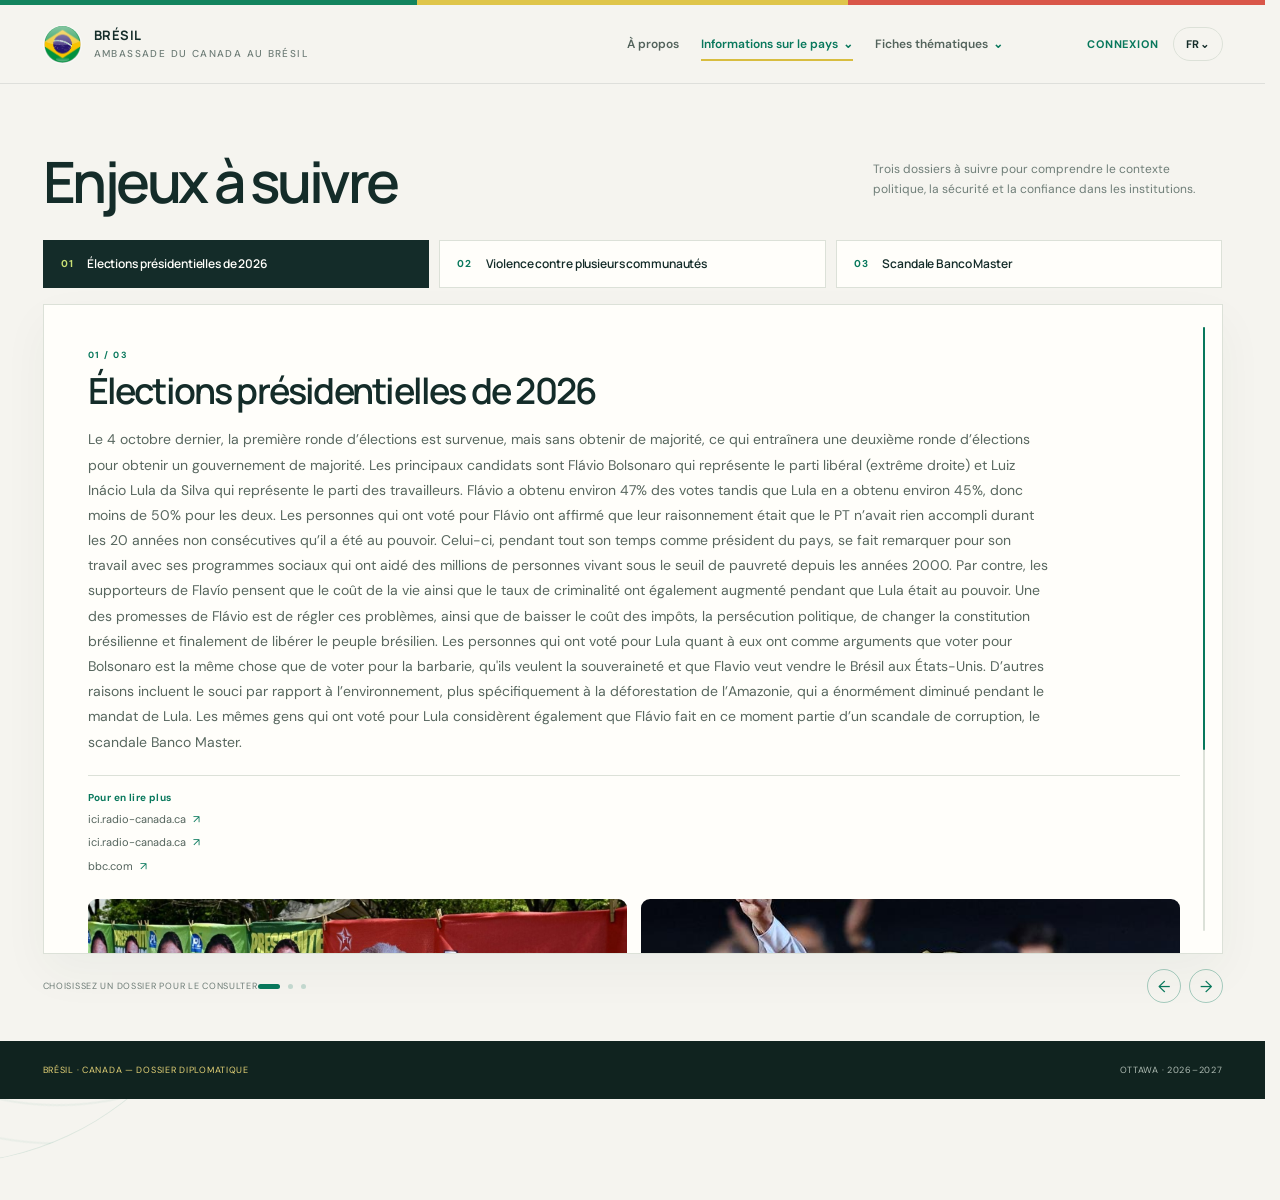
<file: enjeux_a_suivre.html>
<!doctype html>
<html lang="fr">
<head>
  <meta charset="utf-8">
  <meta name="viewport" content="width=device-width, initial-scale=1">
  <meta name="theme-color" content="#142c29">
  <title>Enjeux à suivre · Brésil & Canada</title>
<style>
    @import url('https://fonts.googleapis.com/css2?family=DM+Sans:wght@400;500;600;700&family=Manrope:wght@400;500;600;700;800&display=swap');
    :root{--ink:#142c29;--muted:#6f7e78;--paper:#f5f4ef;--white:#fffefa;--green:#08785c;--lime:#c9df75;--red:#cf5146;--line:#dce1d8;--gold:#e8b64d;--shadow:0 24px 70px #183b3012}
    *{box-sizing:border-box}html{scroll-behavior:smooth;scroll-padding-top:90px}body{margin:0;background:var(--paper);color:var(--ink);font-family:'DM Sans',sans-serif}a{color:inherit}button{font:inherit}.serif{font-family:'Manrope',sans-serif;letter-spacing:-.055em} .wrap{width:min(1180px,calc(100% - 48px));margin:auto}
    .topline{height:5px;background:linear-gradient(90deg,#13845e 0 33%,#dfc54a 33% 67%,#d95649 67%)}
    .auth-actions{display:flex;align-items:center;gap:10px}.login-link{border:0;background:none;color:var(--green);font-size:11px;font-weight:700;letter-spacing:.08em;text-transform:uppercase;cursor:pointer;padding:10px 4px}.profile-button{display:none;width:38px;height:38px;border:1px solid var(--line);background:var(--white);color:var(--green);border-radius:50%;cursor:pointer;font:700 13px 'Manrope';box-shadow:0 4px 14px #183b3010}.profile-button.visible{display:grid;place-items:center}
    .overlay{position:fixed;inset:0;z-index:60;background:#10231f99;backdrop-filter:blur(7px);display:none;align-items:center;justify-content:center;padding:20px}.overlay.open{display:flex}.dialog{width:min(460px,100%);background:var(--paper);padding:34px;position:relative;box-shadow:0 28px 100px #07151055;animation:appear .24s ease both}.dialog .kicker{margin-bottom:12px}.dialog h2{font-size:34px;margin:0 0 10px}.dialog-copy{color:var(--muted);font-size:12px;line-height:1.7;margin:0 0 24px}.close-dialog{position:absolute;right:18px;top:18px;border:1px solid var(--line);background:transparent;color:var(--ink);width:34px;height:34px;border-radius:50%;cursor:pointer;font-size:17px}.field{display:block;margin:17px 0}.field span{display:block;font-size:10px;font-weight:700;text-transform:uppercase;letter-spacing:.12em;margin-bottom:8px}.field input{width:100%;padding:13px 14px;border:1px solid var(--line);background:var(--white);font:13px 'DM Sans';color:var(--ink);outline:none}.field input:focus{border-color:var(--green);box-shadow:0 0 0 3px #08785c18}.dialog-submit{width:100%;margin-top:8px;border:0;background:var(--green);color:white;padding:14px;text-transform:uppercase;letter-spacing:.1em;font-size:10px;font-weight:700;cursor:pointer}.portal-dialog{width:min(880px,100%);max-height:min(88vh,850px);overflow:auto;padding:44px}.portal-top{display:flex;justify-content:space-between;align-items:center;margin-bottom:28px;padding-right:44px}.portal-top h2{margin:8px 0 0}.service-grid{display:grid;grid-template-columns:repeat(3,1fr);gap:13px}.service-card{border:1px solid var(--line);background:var(--white);padding:21px;min-height:165px;display:flex;flex-direction:column;align-items:flex-start;text-align:left;cursor:pointer;transition:border-color .2s,transform .2s}.service-card:hover{border-color:var(--green);transform:translateY(-3px)}.service-icon{width:36px;height:36px;border-radius:50%;background:#e9eee5;color:var(--green);display:grid;place-items:center;font-size:16px;margin-bottom:15px}.service-card strong{font:700 13px 'Manrope';margin-bottom:7px}.service-card span:last-child{color:var(--muted);font-size:10px;line-height:1.55}.portal-foot{border-top:1px solid var(--line);margin-top:24px;padding-top:17px;display:flex;justify-content:space-between;align-items:center;color:var(--muted);font-size:10px}.portal-foot button{border:0;background:none;color:var(--green);font-weight:700;cursor:pointer}.toast{position:fixed;bottom:24px;left:50%;transform:translate(-50%,20px);opacity:0;pointer-events:none;z-index:80;background:var(--ink);color:white;padding:13px 18px;font-size:11px;transition:.25s}.toast.show{opacity:1;transform:translate(-50%,0)}@keyframes appear{from{opacity:0;transform:translateY(8px) scale(.99)}to{opacity:1;transform:none}}
    header{position:sticky;top:0;z-index:20;background:#f5f4efeF;backdrop-filter:blur(16px);border-bottom:1px solid #dce1d888}.nav{height:78px;display:flex;align-items:center;justify-content:space-between;gap:24px}.brand{display:flex;gap:12px;align-items:center;text-decoration:none}.brandmark{width:39px;height:39px;border-radius:50%;position:relative;display:block;object-fit:cover;border:1px solid #ffffff80}.brandmark:after{content:'';position:absolute;inset:7px;border:1px solid #ffffff80;border-radius:50%}.brandtext{font:700 13px/1.2 'Manrope',sans-serif;letter-spacing:.04em;text-transform:uppercase}.brandtext small{display:block;color:var(--muted);font:500 10px 'DM Sans';letter-spacing:.14em;margin-top:4px}.links{display:flex;gap:26px;align-items:center}.links a{text-decoration:none;font-size:12px;color:#53635c;font-weight:600;transition:color .2s}.links a:hover{color:var(--green)}.lang{border:1px solid var(--line);background:transparent;padding:9px 12px;border-radius:99px;color:var(--ink);font-size:11px;font-weight:700;letter-spacing:.05em}.lang:focus-visible,a:focus-visible,button:focus-visible{outline:3px solid #d7a932;outline-offset:3px}
    .hero{padding:56px 0 72px;min-height:580px;display:grid;grid-template-columns:1.06fr .94fr;align-items:center;gap:56px}.eyebrow{font-size:10px;text-transform:uppercase;letter-spacing:.2em;color:var(--green);font-weight:700;display:flex;align-items:center;gap:10px}.eyebrow:before{content:'';width:25px;height:2px;background:var(--green)}h1{font:600 clamp(50px,7vw,91px)/.98 'Manrope',sans-serif;letter-spacing:-.075em;margin:23px 0 21px;max-width:700px}h1 span{color:var(--green)}.intro{font-size:15px;line-height:1.8;color:#64736d;max-width:500px}.hero-actions{display:flex;gap:12px;margin-top:30px}.button{padding:13px 18px;text-decoration:none;border-radius:3px;font-size:11px;font-weight:700;letter-spacing:.06em;text-transform:uppercase}.button.primary{background:var(--green);color:white}.button.secondary{border:1px solid var(--line);background:#fff8}.hero-art{position:relative;min-height:415px;border-radius:4px;background:#e5ebdc;overflow:hidden;display:flex;align-items:center;justify-content:center}.hero-art:before{content:'';position:absolute;width:370px;height:370px;border-radius:50%;background:#d5dfbe;top:20px;left:50%;transform:translateX(-50%)}.hero-art:after{content:'';position:absolute;width:300px;height:300px;border-radius:50%;border:1px solid #97ae8e;top:55px;left:50%;transform:translateX(-50%)}.map{position:relative;z-index:1;width:min(90%,470px);filter:drop-shadow(0 15px 16px #35563724)}.seal{position:absolute;bottom:21px;left:22px;background:var(--white);padding:12px 15px;box-shadow:var(--shadow);font-size:9px;letter-spacing:.12em;text-transform:uppercase;color:#586c5c}.seal strong{display:block;font:700 16px 'Manrope';color:var(--ink);letter-spacing:-.03em;margin-top:3px}
    .stats{display:grid;grid-template-columns:repeat(4,1fr);background:var(--white);box-shadow:var(--shadow);padding:25px 12px;margin-top:-30px;position:relative;z-index:2}.stat{padding:5px 24px;border-right:1px solid var(--line)}.stat:last-child{border:0}.stat strong{display:block;font:700 25px 'Manrope';letter-spacing:-.05em;color:var(--green)}.stat span{display:block;font-size:10px;color:var(--muted);margin-top:5px}
    section{padding:108px 0}.section-head{display:flex;align-items:end;justify-content:space-between;gap:25px;margin-bottom:42px}.kicker{color:var(--green);font-weight:700;text-transform:uppercase;letter-spacing:.18em;font-size:10px}h2{font:600 clamp(34px,5vw,57px)/1.05 'Manrope';letter-spacing:-.06em;margin:12px 0 0}.section-note{max-width:350px;color:var(--muted);font-size:12px;line-height:1.7}.overview{background:#e9eee5}.fact-layout{display:grid;grid-template-columns:1.25fr .75fr;gap:22px}.panel{background:var(--white);padding:29px;box-shadow:0 10px 32px #183b3008}.panel h3{font:700 15px 'Manrope';margin:0 0 22px}.facts{display:grid;grid-template-columns:1fr 1fr;gap:0 26px}.fact{padding:14px 0;border-bottom:1px solid var(--line)}.fact label{display:block;color:var(--muted);font-size:9px;text-transform:uppercase;letter-spacing:.11em;margin-bottom:7px}.fact strong{font-size:13px;line-height:1.5}.compare{display:grid;gap:0}.compare-row{display:grid;grid-template-columns:1fr 1fr;border-bottom:1px solid var(--line);padding:12px 0;font-size:11px;line-height:1.5;gap:15px}.compare-row.header{font-size:9px;text-transform:uppercase;letter-spacing:.12em;color:var(--green);font-weight:700}.compare-row span:first-child{color:var(--muted)}.micro-label{color:var(--muted);font-size:9px;text-transform:uppercase;letter-spacing:.12em;margin:23px 0 12px}.population{display:flex;align-items:center;gap:14px}.population b{font:700 28px 'Manrope';letter-spacing:-.05em}.population span{font-size:10px;color:var(--muted)}.population .bar{height:5px;flex:1;background:#e4e9df;position:relative}.population .bar i{display:block;height:100%;background:var(--green);width:68%}.religion{display:flex;gap:22px;align-items:center}.donut{width:128px;height:128px;flex:none;border-radius:50%;background:conic-gradient(#08785c 0 56.75%,#bdd66c 56.75% 83.6%,#e9b64a 83.6% 92.88%,#cf5146 92.88% 100%);display:grid;place-items:center}.donut:after{content:'Brésil';width:77px;height:77px;border-radius:50%;background:var(--white);display:grid;place-items:center;font:700 12px 'Manrope'}.legend{display:grid;gap:9px;font-size:10px;color:#63716a}.legend i{display:inline-block;width:7px;height:7px;border-radius:50%;margin-right:8px}.legend b{color:var(--ink);margin-left:5px}
    .issues{background:var(--ink);color:#f8f6ee;overflow:hidden}.issues .kicker{color:var(--lime)}.issues .section-note{color:#aebbb3}.issues .section-head{margin-bottom:34px}.issue-stage{height:440px;position:relative;display:flex;align-items:center;justify-content:center;overflow:hidden;touch-action:pan-y;outline:none}.issue-line{position:absolute;left:40px;top:50%;height:310px;width:1px;background:#f8f6ee30;transform:translateY(-50%)}.issue-line:after{content:'';position:absolute;left:-2px;top:50%;width:5px;height:5px;border-radius:50%;background:var(--lime);box-shadow:0 -142px #f8f6ee42,0 142px #f8f6ee42}.issue-list{width:min(840px,calc(100% - 150px));height:100%;position:relative;display:grid;place-items:center}.issue-card{position:absolute;width:100%;padding:26px 0;opacity:.18;transform:translateY(var(--y)) scale(.82);filter:blur(1px);transition:transform .72s cubic-bezier(.2,.75,.2,1),opacity .55s ease,filter .55s ease;pointer-events:none}.issue-card.active{opacity:1;transform:translateY(0) scale(1);filter:none}.issue-card h3{font:600 clamp(24px,3.7vw,40px)/1.12 'Manrope';letter-spacing:-.05em;margin:13px 0}.issue-card p{font-size:13px;line-height:1.8;color:#bac6bd;max-width:680px;margin:0}.issue-num{font:700 10px 'DM Sans';letter-spacing:.17em;color:var(--lime)}.issue-controls{display:flex;align-items:center;justify-content:space-between;border-top:1px solid #ffffff24;padding-top:17px}.issue-hint{font-size:10px;letter-spacing:.08em;color:#aebbb3;text-transform:uppercase}.arrows{display:flex;gap:8px}.arrows button{width:38px;height:38px;border:1px solid #ffffff40;border-radius:50%;background:none;color:white;cursor:pointer;transition:.2s}.arrows button:hover{background:var(--lime);border-color:var(--lime);color:var(--ink)}.dots{display:flex;gap:8px;margin-right:auto;margin-left:24px}.dots button{border:0;background:#ffffff45;width:5px;height:5px;border-radius:10px;padding:0;cursor:pointer}.dots button.active{width:22px;background:var(--lime)}
    .leader{display:grid;grid-template-columns:.72fr 1.28fr;background:#e8eee6}.portrait{min-height:410px;background:var(--green);position:relative;overflow:hidden;display:grid;place-items:center}.portrait .orb{width:275px;height:275px;border:1px solid #ffffff5c;border-radius:50%;display:grid;place-items:center;color:var(--lime);font:700 88px 'Manrope';letter-spacing:-.1em;position:relative}.portrait .orb:before,.portrait .orb:after{content:'';position:absolute;border:1px solid #ffffff30;border-radius:50%;inset:18px}.portrait .orb:after{inset:-22px}.portrait-label{position:absolute;bottom:23px;left:26px;color:#d4e5d9;font-size:9px;text-transform:uppercase;letter-spacing:.18em}.leader-info{padding:53px 8vw 44px 56px}.leader-info h2{font-size:44px}.leader-info .role{color:var(--green);font-size:11px;font-weight:700;margin:12px 0 30px}.leader-grid{display:grid;grid-template-columns:1fr 1fr;gap:0 25px}.leader-grid .fact strong{font-size:12px}.leader-grid .fact.wide{grid-column:1/-1}
    .sources{background:var(--white)}.source-grid{display:grid;grid-template-columns:1fr 1fr;gap:0 36px}.source{padding:17px 0;border-bottom:1px solid var(--line);display:flex;gap:16px;text-decoration:none}.source em{font-style:normal;color:var(--green);font:700 10px 'Manrope'}.source span{font-size:11px;line-height:1.5}.source small{display:block;color:var(--muted);font-size:9px;margin-top:5px;overflow-wrap:anywhere}.team{margin-top:52px;border-top:1px solid var(--line);padding-top:25px;color:var(--muted);font-size:10px}.team strong{color:var(--ink)}.about{background:#e9eee5}.about-layout{display:grid;grid-template-columns:1.35fr .65fr;gap:22px}.team-cards{display:grid;grid-template-columns:repeat(3,1fr);gap:12px}.team-card{background:var(--white);padding:22px 18px;min-height:190px;box-shadow:0 10px 32px #183b3008}.team-initial{width:39px;height:39px;display:grid;place-items:center;border-radius:50%;background:var(--green);color:white;font:700 13px 'Manrope';margin-bottom:19px}.team-card h3{font:700 14px 'Manrope';margin:0 0 7px}.team-card .job{font-size:10px;color:var(--green);font-weight:700;line-height:1.45;margin-bottom:13px}.team-card a{display:block;text-decoration:none;font-size:9px;color:var(--muted);margin-top:6px;overflow-wrap:anywhere}.contact-card{background:var(--ink);color:#f5f4ef;padding:27px;position:relative;overflow:hidden}.contact-card:after{content:'✳';position:absolute;right:-12px;top:-34px;color:#ffffff0b;font-size:145px}.contact-card h3{position:relative;z-index:1;font:700 15px 'Manrope';margin:0 0 6px}.contact-card p{position:relative;z-index:1;color:#aebbb3;font-size:10px;line-height:1.55;margin:0 0 20px}.contact-line{position:relative;z-index:1;padding:13px 0;border-top:1px solid #ffffff25}.contact-line small{display:block;color:#aebbb3;font-size:8px;text-transform:uppercase;letter-spacing:.13em;margin-bottom:5px}.contact-line strong,.contact-line a{font-size:11px;color:#fff;text-decoration:none;overflow-wrap:anywhere}.fiction-note{font-size:9px!important;color:var(--lime)!important;margin-top:19px!important}footer{padding:23px 0;background:#10231f;color:#aebbb3;font-size:9px;letter-spacing:.08em}.footer-inner{display:flex;justify-content:space-between}
    @media(max-width:850px){.links{gap:13px}.links a{font-size:10px}.hero{gap:25px}.hero-art{min-height:345px}.fact-layout{grid-template-columns:1fr}.leader{grid-template-columns:.65fr 1.35fr}.leader-info{padding:40px 30px}.stat{padding:5px 14px}.about-layout{grid-template-columns:1fr}}
    @media(max-width:650px){.wrap{width:min(100% - 34px,1180px)}.nav{height:66px;gap:8px}.brandtext{font-size:10px}.brandtext small{font-size:8px;letter-spacing:.09em}.brandmark{width:35px;height:35px}.links{display:none}.auth-actions{gap:6px}.login-link{font-size:9px;letter-spacing:.04em;padding:8px 2px}.profile-button{width:33px;height:33px}.lang{padding:8px 9px;font-size:10px}.hero{padding:50px 0 50px;grid-template-columns:1fr;gap:28px}.hero h1{font-size:60px}.hero-art{min-height:300px}.stats{grid-template-columns:1fr 1fr;padding:16px 8px;margin-top:-16px}.stat{padding:12px 14px;border-bottom:1px solid var(--line)}.stat:nth-child(2){border-right:0}.stat:nth-child(3),.stat:nth-child(4){border-bottom:0}.stat strong{font-size:21px}section{padding:76px 0}.section-head{display:block;margin-bottom:30px}.section-note{margin-top:15px}.facts{grid-template-columns:1fr 1fr;gap:0 14px}.panel{padding:21px}.religion{gap:15px}.donut{width:105px;height:105px}.donut:after{width:64px;height:64px}.issue-stage{height:405px}.issue-line{left:5px}.issue-list{width:calc(100% - 55px);margin-left:30px}.issue-card{transform:translateY(var(--y)) scale(.8)}.issue-card h3{font-size:27px}.issue-card p{font-size:12px}.issue-hint{font-size:8px}.leader{grid-template-columns:1fr}.portrait{min-height:275px}.portrait .orb{width:175px;height:175px;font-size:57px}.leader-info{padding:34px 23px}.leader-info h2{font-size:36px}.leader-grid{gap:0 12px}.source-grid{grid-template-columns:1fr}.footer-inner{gap:12px;flex-direction:column}.portal-dialog{padding:32px 22px}.service-grid{grid-template-columns:1fr 1fr;gap:9px}.service-card{padding:15px;min-height:150px}.service-card strong{font-size:11px}.portal-top h2{font-size:28px}.dialog{padding:29px 23px}.portal-dialog{padding:34px 22px}.portal-foot{gap:12px}.portal-foot span{overflow-wrap:anywhere}.team-cards{grid-template-columns:1fr}.team-card{min-height:0}.contact-card{padding:24px}}
    @media(prefers-reduced-motion:reduce){html{scroll-behavior:auto}*,*:before,*:after{transition-duration:.01ms!important;animation-duration:.01ms!important}}

    .issues{background:#f5f4ef;color:var(--ink);overflow:hidden}.issues .kicker{color:var(--green)}.issues .section-note{color:var(--muted)}.issues .section-head{margin-bottom:28px}
    .issue-tabs{display:grid;grid-template-columns:repeat(3,minmax(0,1fr));gap:10px;margin:0 0 16px}
    .issue-tab{min-width:0;display:flex;align-items:center;gap:13px;padding:15px 17px;text-align:left;border:1px solid #dce1d8;background:#fffefa;color:var(--ink);cursor:pointer;transition:background .2s,border-color .2s,transform .2s}
    .issue-tab:hover{transform:translateY(-2px);border-color:#08785c66}.issue-tab.active{background:var(--ink);border-color:var(--ink);color:#fffefa}
    .issue-tab span{flex:none;color:var(--green);font:700 10px 'DM Sans';letter-spacing:.12em}.issue-tab.active span{color:var(--lime)}.issue-tab strong{font:600 12px/1.35 'Manrope';letter-spacing:-.01em}
    .issue-stage{height:auto;min-height:0;display:block;overflow:visible;touch-action:auto;outline:none}
    .issue-list{position:relative;width:100%;height:650px;display:block;margin:0}
    .issue-card{display:block;position:absolute;inset:0;width:100%;height:650px;padding:0;overflow:hidden;opacity:0;visibility:hidden;transform:translateY(14px) scale(.99);filter:none;pointer-events:none;background:#fffefa;border:1px solid #dce1d8;box-shadow:0 18px 45px #183b300b;transition:opacity .45s ease,transform .62s cubic-bezier(.2,.75,.2,1),visibility 0s linear .62s;animation:none}
    .issue-card.active{opacity:1;visibility:visible;transform:none;filter:none;pointer-events:auto;transition:opacity .45s ease,transform .62s cubic-bezier(.2,.75,.2,1),visibility 0s}
    .issue-card h3{font-size:clamp(25px,3vw,36px);margin:10px 0 16px;color:var(--ink)}.issue-card p{max-width:960px;color:#58675f;font-size:14px;line-height:1.8;margin:0}
    .issue-num{color:var(--green);font-size:9px}
    .issue-reading{display:grid;gap:7px;margin-top:20px;padding-top:15px;border-top:1px solid var(--line);font-size:11px}.issue-reading strong{color:var(--green);font-size:10px;letter-spacing:.04em}.issue-reading a{display:flex;width:fit-content;max-width:100%;align-items:center;gap:7px;color:#53635c;text-decoration:none;overflow-wrap:anywhere;line-height:1.5}.issue-reading a:hover{color:var(--green);text-decoration:underline}.issue-reading a span{color:var(--green);flex:none}
    .issue-images{display:grid;grid-template-columns:1fr 1fr;gap:14px;margin-top:25px}
    .issue-images figure{position:relative;min-width:0;aspect-ratio:16/8.5;margin:0;overflow:hidden;background:#e4e9df}
    .issue-images img{display:block;width:100%;height:100%;object-fit:cover;transition:transform .55s cubic-bezier(.2,.75,.2,1),filter .35s}.issue-images figure:hover img{transform:scale(1.035);filter:saturate(1.08)}
    .issue-images figcaption{position:absolute;left:10px;bottom:10px;padding:6px 9px;background:#142c29d9;color:#fffefa;font:600 8px 'DM Sans';letter-spacing:.1em;text-transform:uppercase}
    .issue-controls{display:flex;align-items:center;justify-content:space-between;border-top:0;padding-top:15px}.issue-hint{color:var(--muted);font-size:9px}.dots{margin-left:0}.dots button{background:#08785c35}.dots button.active{background:var(--green)}.arrows button{width:34px;height:34px;border-color:#08785c55;color:var(--green)}.arrows button:hover{background:var(--green);color:#fff}

    .issue-card{height:650px;padding:0;overflow:hidden;position:absolute}
    .issue-content{height:100%;overflow-y:auto;overscroll-behavior:contain;scrollbar-width:none;padding:clamp(23px,4vw,44px);padding-right:42px}
    .issue-content::-webkit-scrollbar{display:none}
    .issue-scroll-track{position:absolute;top:22px;right:17px;bottom:22px;width:2px;border-radius:3px;background:#dce1d8;pointer-events:none}
    .issue-scroll-track[hidden]{display:none}
    .issue-scroll-thumb{position:absolute;left:0;top:0;width:2px;min-height:28px;border-radius:3px;background:var(--green);transition:transform .08s linear,height .12s ease}
    @media(max-width:850px){.issue-list{height:620px}.issue-card{height:620px}.issue-content{padding:28px;padding-right:38px}}
    @media(max-width:650px){.issue-list{height:610px}.issue-card{height:610px}.issue-content{padding:22px 18px;padding-right:35px}.issue-scroll-track{right:13px;top:16px;bottom:16px}}
    @keyframes issue-arrive{from{opacity:0;transform:translateY(8px)}to{opacity:1;transform:translateY(0)}}
    @media(max-width:850px){.issue-tab{padding:13px 12px;gap:9px}.issue-tab strong{font-size:11px}.issue-images{gap:10px}}
    @media(max-width:650px){.issues{padding:62px 0}.issues .section-head{margin-bottom:24px}.issue-tabs{grid-template-columns:1fr;gap:7px}.issue-tab{padding:11px 13px}.issue-tab strong{font-size:12px}.issue-card h3{font-size:26px}.issue-card p{font-size:13px;line-height:1.75}.issue-images{grid-template-columns:1fr;gap:9px;margin-top:20px}.issue-images figure{aspect-ratio:16/9}.issue-controls{gap:10px}.issue-hint{max-width:120px;line-height:1.4}.dots{gap:6px}.arrows{gap:5px}}
  </style>
  <style>
    @media (min-width: 651px) { .issues { padding: 56px 0 38px; } }
  </style>
  <link rel="stylesheet" href="css/site-shell.css?v=nav-content-3">
</head>
<body>
  <div class="topline"></div>
  <script src="js/site-shell.js?v=nav-content-3" data-part="header"></script>
  <div class="overlay" id="loginOverlay" role="presentation"><section class="dialog" role="dialog" aria-modal="true" aria-labelledby="loginTitle"><button class="close-dialog" data-close="loginOverlay" aria-label="Fermer">×</button><div class="kicker" data-t="memberKicker">Espace citoyen</div><h2 id="loginTitle" class="serif" data-t="loginTitle">Bienvenue</h2><p class="dialog-copy" data-t="loginCopy">Connectez-vous pour accéder aux services consulaires et aux démarches de l’ambassade.</p><form id="loginForm"><label class="field"><span data-t="username">Nom d’utilisateur</span><input id="username" autocomplete="username" required></label><label class="field"><span data-t="password">Mot de passe</span><input id="password" type="password" autocomplete="current-password" required></label><button class="dialog-submit" type="submit" data-t="loginSubmit">Se connecter</button></form></section></div>
  <div class="overlay" id="portalOverlay" role="presentation"><section class="dialog portal-dialog" role="dialog" aria-modal="true" aria-labelledby="portalTitle"><button class="close-dialog" data-close="portalOverlay" aria-label="Fermer">×</button><div class="portal-top"><div><div class="kicker" data-t="portalKicker">Services consulaires</div><h2 id="portalTitle" class="serif" data-t="servicesTitle">Comment pouvons-nous vous aider ?</h2></div></div><p class="dialog-copy" data-t="servicesCopy">Choisissez une démarche pour commencer. Cette démonstration présente un aperçu des services de l’ambassade.</p><div class="service-grid" id="serviceGrid"></div><div class="portal-foot"><span id="signedInAs"></span><button id="logout" data-t="logout">Se déconnecter</button></div></section></div><div class="toast" id="toast" role="status"></div>
  <main>
    <section class="issues" id="enjeux"><div class="wrap"><div class="section-head"><div><h2 data-t="issuesTitle">Enjeux à suivre<br>en 2026–2027</h2></div><p class="section-note" data-t="issuesNote">Trois dossiers à suivre pour comprendre le contexte politique, la sécurité et la confiance dans les institutions.</p></div>
      <nav class="issue-tabs" id="issueTabs" role="tablist" aria-label="Choisir un enjeu"></nav><div class="issue-stage" id="issueStage" tabindex="0" aria-label="Dossier sélectionné. Utilisez les flèches gauche et droite pour changer de dossier."><div class="issue-list" id="issueList"></div></div><div class="issue-controls"><span class="issue-hint" data-t="scrollHint">Choisissez un dossier pour le consulter</span><div class="dots" id="dots"></div><div class="arrows"><button id="prev" aria-label="Enjeu précédent">←</button><button id="next" aria-label="Enjeu suivant">→</button></div></div>
    </div></section>
  </main>
  <script src="js/site-shell.js?v=nav-content-3" data-part="footer"></script>
  <script>
  const issueImages=[
    ['img/issues/elections-presidentielles-2026-01.jpg','img/issues/elections-presidentielles-2026-02.jpg'],
    ['img/issues/violence-communautes-01.jpg','img/issues/violence-communautes-02.jpg'],
    ['img/issues/scandale-banco-master-01.jpg','img/issues/scandale-banco-master-02.jpg']
  ];
  const pageText={
    fr:{memberKicker:'Espace citoyen',loginTitle:'Bienvenue',loginCopy:'Connectez-vous pour accéder aux services consulaires et aux démarches de l’ambassade.',username:'Nom d’utilisateur',password:'Mot de passe',loginSubmit:'Se connecter',portalKicker:'Services consulaires',portalTitle:'Comment pouvons-nous vous aider ?',portalCopy:'Choisissez une démarche pour commencer. Cette démonstration présente un aperçu des services de l’ambassade.',logout:'Se déconnecter',serviceNotice:'Cette démarche sera bientôt disponible dans votre espace.',issuesKicker:'02 · Veille diplomatique',issuesTitle:'Enjeux à suivre',issuesNote:'Trois dossiers à suivre pour comprendre le contexte politique, la sécurité et la confiance dans les institutions.',scrollHint:'Choisissez un dossier pour le consulter',issues:[["Élections présidentielles de 2026","Le 4 octobre dernier, la première ronde d’élections est survenue, mais sans obtenir de majorité, ce qui entraînera une deuxième ronde d’élections pour obtenir un gouvernement de majorité. Les principaux candidats sont Flávio Bolsonaro qui représente le parti libéral (extrême droite) et Luiz Inácio Lula da Silva qui représente le parti des travailleurs. Flávio a obtenu environ 47% des votes tandis que Lula en a obtenu environ 45%, donc moins de 50% pour les deux. Les personnes qui ont voté pour Flávio ont affirmé que leur raisonnement était que le PT n’avait rien accompli durant les 20 années non consécutives qu’il a été au pouvoir.  Celui-ci, pendant tout son temps comme président du pays, se fait remarquer pour son travail avec ses programmes sociaux qui ont aidé des millions de personnes vivant sous le seuil de pauvreté depuis les années 2000. Par contre, les supporteurs de Flavío pensent que le coût de la vie ainsi que le taux de criminalité ont également augmenté pendant que Lula était au pouvoir. Une des promesses de Flávio est de régler ces problèmes, ainsi que de baisser le coût des impôts, la persécution politique, de changer la constitution brésilienne et finalement de libérer le peuple brésilien. Les personnes qui ont voté pour Lula quant à eux ont comme arguments que voter pour Bolsonaro est la même chose que de voter pour la barbarie, qu'ils veulent la souveraineté et que Flavio veut vendre le Brésil aux États-Unis. D’autres raisons incluent le souci par rapport à l’environnement, plus spécifiquement à la déforestation de l’Amazonie, qui a énormément diminué pendant le mandat de Lula. Les mêmes gens qui ont voté pour Lula considèrent également que Flávio fait en ce moment partie d’un scandale de corruption, le scandale Banco Master.",["https://ici.radio-canada.ca/nouvelle/2289827/lula-bolsonaro-election-presidentielle-bresil-premier-tour","https://ici.radio-canada.ca/nouvelle/2289827/lula-bolsonaro-election-presidentielle-bresil-premier-tour#:~:text=Toutefois%2C%20les%20%C3%A9lecteurs%20se%20plaignent%20du%20co%C3%BBt%20de%20la%20vie%20et%20de%20la%20criminalit%C3%A9%20galopante.","https://www.bbc.com/afrique/articles/ckjwedpd9j2qo"]],["Violence contre plusieurs communautés","Au Brésil, il y a beaucoup de violence qui vient sous différentes formes et envers plusieurs groupes de personnes, comme la communauté LGBTQ+, les autochtones ou les noirs. Les peuples autochtones ont normalement des terres qui leur sont données par le gouvernement. Cependant, le manque de politiques pour les protéger fait en sorte qu’ils font souvent face à des violences et à des menaces d’appropriation de terre. Pour les défenseurs de droits humains, ils sont victimes d’attaques et de menaces, parfois allant jusqu’à leurs morts. La violence policière est aussi un gros problème qui persiste. Le Brésil figure parmi les pays où les homicides dû à la violence policière sont les plus élevés, la majorité des victimes étant des personnes noires. Les violences envers les femmes restent encore un problème majeur. Des mesures d’aide ont été mises en place pour aider mais le nombre de victimes reste très élevé. Les violences envers tous ces groupes de personnes continuent d’augmenter à chaque année et peu de mesures sont mises en place par le gouvernement, celles qui le sont n'étant pas souvent  respectées. Cela amène la population à des manifestations demandant aux autorités à faire plus pour résoudre le problème.",["https://www.amnesty.be/infos/rapports-annuels/rapport-annuel-2025-2026/rapport-annuel-2026-ameriques/article/bresil-rapport-annuel-2026","https://cimi.org.br/2026/08/rapport-violence-contre-peuples-autochtones-bresil-2025/"]],["Scandale Banco Master","En novembre 2025, Banco Master entre en liquidation avec des pertes de 47,3 milliards de réaux, soit 1,3 milliards CAD. Près de 90% de l'argent à été remboursé aux actionnaires par le FGC. La banque faisait des faux documents et des faux prêts pour commettre des actes frauduleux reliés à la corruption politique. Depuis 2018, Banco Master gérait les fonds de retraites de l'État et des municipalités et des services bancaires. Banco Master possédait donc beaucoup d'argent public. Pour garder le public aveugle aux activités de cette banque Vorcaro, le propriétaire de Banco Master, assemble une équipe de haut fonctionnaires, d'économistes, de juges, d'influenceurs et des responsables politiques avec des méthodes douteuses selon les procureurs. Toutefois, cette tentative de garder le peuple ignorant échoue et il se tourne vers du chantage et des menaces physiques envers les journalistes ou ceux qui le critiquent. Prenant avantage de la situation politique instable au Brésil tout au long de sa carrière, il verse de l'argent vers la droite, plus spécifiquement Ciro Nogueira, le dirigeant de la coalition droite et l'ancien ministre de Bolsonaro. De plus, des messages vocaux de 2025 entre Flavio Bolsonaro, candidat de la droite pour les élections de 2026, et Vorcaro ont été trouvés, stipulant qu'il a reçu de l'argent pour le financement du film «dark horse» , portant sur la vie de l'ancien président, Jair Bolsonaro. Jacques Wagner, un sénateur de gauche faisant partie de l'équipe de Lula, avait reçu un appartement à Salvador 3,5 millions de réaux, et a favorisé les affaires de Vorcaro dès 2018. Tout ça pour dire que, que ce soit de la droite ou de la gauche, le Brésil est un pays rempli de corruption. Si Lula, qui ne semble pas être concerné dans le scandale et qui n'avait rien dit jusqu'à date, gagne aux prochaines élections, il aura beaucoup d’enjeux à corriger. Si Flavio Bolsonaro gagne, le scandale risque de disparaître, mais il pourrait toutefois être destitué par la cour suprême. Le scandale Banco Master a alors une forte influence sur la politique brésilienne et les prochaines élections.",["https://www.latribune.fr/article/economie/international/2669309956155314/bresil-comment-le-scandale-bolsonaro-rebat-la-bataille-ue-mercosur-et-les-cartes-de-l-europe#:~:text=Des%20enregistrements%20audio,du%20clan%20Bolsonaro.","https://theconversation.com/au-bresil-laffaire-banco-master-fait-trembler-le-monde-politique-et-eclabousse-la-campagne-presidentielle-292846#:~:text=%C3%80%20premi%C3%A8re%20vue,de%20cette%20institution."]]],services:[['Passeport','Renouvellement et demande de passeport','✳'],['Visa','Informations et demandes de visa','◌'],['Actes d’état civil','Naissance, mariage et documents officiels','▤'],['Assistance consulaire','Aide aux citoyens brésiliens au Canada','＋'],['Légalisation','Authentification de documents','◇'],['Rendez-vous','Prendre rendez-vous avec un service consulaire','◷']]},
    en:{memberKicker:'Citizen services',loginTitle:'Welcome',loginCopy:'Sign in to access consular services and embassy procedures.',username:'Username',password:'Password',loginSubmit:'Sign in',portalKicker:'Consular services',portalTitle:'How can we help you?',portalCopy:'Choose a service to get started. This demo offers a preview of embassy services.',logout:'Sign out',serviceNotice:'This service will be available in your account soon.',issuesKicker:'02 · Diplomatic watch',issuesTitle:'Issues to follow',issuesNote:'Three files to watch for context on politics, security and public confidence in institutions.',scrollHint:'Select an issue to explore',issues:[["2026 Presidential Elections","On October 4, the first round of elections took place, but without a candidate reaching a majority, leading to a second round of elections to determine a majority government. The main candidates are Flávio Bolsonaro, representing the Liberal Party (far-right), and Luiz Inácio Lula da Silva, representing the Workers' Party (PT). Flávio obtained about 47% of the votes while Lula received about 45%, leaving both under the 50% threshold. People who voted for Flávio stated that their reasoning was that the PT had accomplished nothing during the 20 non-consecutive years it spent in power. Meanwhile, throughout his time as president of the country, Lula has been noted for his work with social programs that have helped millions of people living below the poverty line since the 2000s. On the other hand, Flávio's supporters believe that the cost of living as well as the crime rate increased while Lula was in power. One of Flávio's promises is to solve these problems, lower taxes, end political persecution, amend the Brazilian constitution, and ultimately liberate the Brazilian people. Those who voted for Lula argue that voting for Bolsonaro is equivalent to voting for barbarism, that they want sovereignty, and that Flávio wants to sell Brazil to the United States. Other reasons include concern for the environment, specifically the deforestation of the Amazon, which decreased significantly during Lula's term. The same voters who supported Lula also consider Flávio to be involved in an ongoing corruption scandal, the Banco Master scandal.",["https://ici.radio-canada.ca/nouvelle/2289827/lula-bolsonaro-election-presidentielle-bresil-premier-tour","https://ici.radio-canada.ca/nouvelle/2289827/lula-bolsonaro-election-presidentielle-bresil-premier-tour#:~:text=Toutefois%2C%20les%20%C3%A9lecteurs%20se%20plaignent%20du%20co%C3%BBt%20de%20la%20vie%20et%20de%20la%20criminalit%C3%A9%20galopante.","https://www.bbc.com/afrique/articles/ckjwedpd9j2qo"]],["Violence Against Multiple Communities","In Brazil, there is widespread violence that takes different forms and targets several groups of people, such as the LGBTQ+ community, Indigenous peoples, and Black people. Indigenous peoples normally have lands granted to them by the government. However, the lack of policies to protect them means they frequently face violence and threats of land grabbing. Human rights defenders are victims of attacks and threats, sometimes leading to their deaths. Police violence remains another major persistent issue. Brazil ranks among the countries with the highest homicide rates due to police violence, with the majority of victims being Black. Violence against women also remains a major problem. Support measures have been implemented to help, but the number of victims remains very high. Violence against all these groups continues to increase every year, and few measures are put in place by the government—those that are implemented are often not enforced. This drives the population to protest, calling on authorities to do more to address the problem.",["https://www.amnesty.be/infos/rapports-annuels/rapport-annuel-2025-2026/rapport-annuel-2026-ameriques/article/bresil-rapport-annuel-2026","https://cimi.org.br/2026/08/rapport-violence-contre-peuples-autochtones-bresil-2025/"]],["Banco Master Scandal","In November 2025, Banco Master entered liquidation with losses amounting to 47.3 billion reais, or 1.3 billion CAD. Nearly 90% of the money was reimbursed to depositors/shareholders by the FGC. The bank created forged documents and fake loans to commit fraudulent acts tied to political corruption. Since 2018, Banco Master managed state and municipal pension funds as well as banking services. Banco Master therefore held a significant amount of public money. To keep the public blind to the bank's activities, Vorcaro, the owner of Banco Master, assembled a team of senior civil servants, economists, judges, influencers, and political figures using questionable methods according to prosecutors. However, this attempt to keep the public in the dark failed, and he turned to blackmail and physical threats against journalists and critics. Taking advantage of Brazil's unstable political situation throughout his career, he funneled money to the right wing, specifically Ciro Nogueira, leader of the right-wing coalition and former minister under Bolsonaro. Additionally, 2025 voice recordings between Flávio Bolsonaro, the right-wing candidate for the 2026 elections, and Vorcaro were uncovered, indicating that he received money to finance the film \"Dark Horse,\" which focuses on the life of former president Jair Bolsonaro. Jaques Wagner, a left-wing senator on Lula's team, received an apartment in Salvador worth 3.5 million reais and facilitated Vorcaro's business as early as 2018. All this goes to show that, whether on the right or the left, corruption is rampant in Brazil. If Lula, who does not appear to be directly implicated in the scandal and has remained silent so far, wins the next election, he will have many issues to address. If Flávio Bolsonaro wins, the scandal risks fading away, though he could still face impeachment by the Supreme Court. The Banco Master scandal thus exerts a powerful influence on Brazilian politics and the upcoming elections.",["https://www.latribune.fr/article/economie/international/2669309956155314/bresil-comment-le-scandale-bolsonaro-rebat-la-bataille-ue-mercosur-et-les-cartes-de-l-europe#:~:text=Des%20enregistrements%20audio,du%20clan%20Bolsonaro","https://theconversation.com/au-bresil-laffaire-banco-master-fait-trembler-le-monde-politique-et-eclabousse-la-campagne-presidentielle-292846#:~:text=%C3%80%20premi%C3%A8re%20vue,de%20cette%20institution"]]],services:[['Passport','Renew or apply for a passport','✳'],['Visa','Visa information and applications','◌'],['Civil registry','Birth, marriage and official records','▤'],['Consular assistance','Support for Brazilian citizens in Canada','＋'],['Document legalization','Authenticate official documents','◇'],['Appointments','Book an appointment with consular services','◷']]},
    pt:{memberKicker:'Área do cidadão',loginTitle:'Boas-vindas',loginCopy:'Entre para acessar os serviços consulares e os procedimentos da embaixada.',username:'Nome de usuário',password:'Senha',loginSubmit:'Entrar',portalKicker:'Serviços consulares',portalTitle:'Como podemos ajudar?',portalCopy:'Escolha um serviço para começar. Esta demonstração apresenta uma prévia dos serviços da embaixada.',logout:'Sair',serviceNotice:'Este serviço estará disponível em sua área em breve.',issuesKicker:'02 · Acompanhamento diplomático',issuesTitle:'Desafios a acompanhar',issuesNote:'Três temas para compreender o contexto político, a segurança e a confiança nas instituições.',scrollHint:'Selecione um tema para explorar',issues:[["Eleições Presidenciais de 2026","No dia 4 de outubro passado, ocorreu o primeiro turno das eleições, mas sem que nenhum candidato obtivesse a maioria, o que levará a um segundo turno para a formação de um governo de maioria. Os principais candidatos são Flávio Bolsonaro, representando o Partido Liberal (extrema-direita), e Luiz Inácio Lula da Silva, representando o Partido dos Trabalhadores (PT). Flávio obteve cerca de 47% dos votos, enquanto Lula obteve cerca de 45%, ficando ambos abaixo do limite de 50%. As pessoas que votaram em Flávio afirmaram que seu raciocínio foi o de que o PT não realizou conquistas significativas durante os 20 anos não consecutivos em que esteve no poder. Este último, durante todo o seu tempo como presidente do país, destaca-se pelo trabalho com programas sociais que ajudaram milhões de pessoas que viviam abaixo da linha da pobreza desde os anos 2000. Por outro lado, os apoiadores de Flávio acreditam que o custo de vida e a taxa de criminalidade também aumentaram enquanto Lula esteve no poder. Uma das promessas de Flávio é resolver esses problemas, além de reduzir impostos, acabar com a perseguição política, alterar a Constituição brasileira e, finalmente, libertar o povo brasileiro. Já as pessoas que votaram em Lula argumentam que votar em Bolsonaro é o mesmo que votar na barbárie, que desejam a soberania nacional e que Flávio quer vender o Brasil para os Estados Unidos. Outras razões incluem a preocupação com o meio ambiente, mais especificamente com o desmatamento da Amazônia, que diminuiu enormemente durante o mandato de Lula. Os mesmos eleitores que votaram em Lula também consideram que Flávio faz parte de um escândalo de corrupção em andamento, o escândalo do Banco Master.",["https://ici.radio-canada.ca/nouvelle/2289827/lula-bolsonaro-election-presidentielle-bresil-premier-tour","https://ici.radio-canada.ca/nouvelle/2289827/lula-bolsonaro-election-presidentielle-bresil-premier-tour#:~:text=Toutefois%2C%20les%20%C3%A9lecteurs%20se%20plaignent%20du%20co%C3%BBt%20de%20la%20vie%20et%20de%20la%20criminalit%C3%A9%20galopante","https://www.bbc.com/afrique/articles/ckjwedpd9j2qo"]],["Violência Contra Diversas Comunidades","No Brasil, há muita violência que se manifesta de diferentes formas e contra diversos grupos de pessoas, como a comunidade LGBTQ+, os povos indígenas e a população negra. Os povos indígenas normalmente possuem terras demarcadas concedidas pelo governo. No entanto, a falta de políticas para protegê-los faz com que enfrentem frequentemente violência e ameaças de grilagem e apropriação de terras. Quanto aos defensores dos direitos humanos, eles são vítimas de ataques e ameaças, muitas vezes resultando em suas mortes. A violência policial também é um grande problema que persiste. O Brasil figura entre os países com os maiores índices de homicídios decorrentes de intervenção policial, sendo a maioria das vítimas pessoas negras. A violência contra as mulheres continua sendo um problema grave. Medidas de apoio foram implementadas para ajudar, mas o número de vítimas permanece muito alto. A violência contra todos esses grupos continua aumentando a cada ano e poucas medidas são implementadas pelo governo; aquelas que existem, frequentemente não são respeitadas. Isso leva a população a realizar manifestações exigindo que as autoridades façam mais para resolver o problema.",["https://www.amnesty.be/infos/rapports-annuels/rapport-annuel-2025-2026/rapport-annuel-2026-ameriques/article/bresil-rapport-annuel-2026","https://cimi.org.br/2026/08/rapport-violence-contre-peuples-autochtones-bresil-2025/"]],["Escândalo Banco Master","Em novembro de 2025, o Banco Master entrou em liquidação com prejuízos de 47,3 bilhões de reais (cerca de 1,3 bilhão de CAD). Quase 90% do dinheiro foi reembolsado aos depositantes/acionistas pelo FGC. O banco forjava documentos e criava empréstimos falsos para cometer atos fraudatórios ligados à corrupção política. Desde 2018, o Banco Master gerenciava fundos de previdência estaduais e municipais, além de serviços bancários, acumulando grande quantidade de dinheiro público. Para manter o público cego em relação às atividades do banco, Vorcaro, proprietário do Banco Master, montou uma equipe de altos funcionários públicos, economistas, juízes, influenciadores e lideranças políticas utilizando métodos duvidosos, segundo os promotores. No entanto, essa tentativa de manter o povo ignorante falhou, e ele recorreu à chantagem e a ameaças físicas contra jornalistas e críticos. Aproveitando-se da situação política instável no Brasil ao longo de sua carreira, ele canalizou dinheiro para a direita, mais especificamente para Ciro Nogueira, líder da coalizão de direita e ex-ministro de Bolsonaro. Além disso, foram descobertas gravações de áudio de 2025 entre Flávio Bolsonaro, candidato da direita para as eleições de 2026, e Vorcaro, indicando que ele recebeu dinheiro para o financiamento do filme \"Dark Horse\", sobre a vida do ex-presidente Jair Bolsonaro. Jaques Wagner, senador de esquerda integrante da equipe de Lula, recebeu um apartamento em Salvador avaliado em 3,5 milhões de reais e favoreceu os negócios de Vorcaro desde 2018. Tudo isso para demonstrar que, seja na direita ou na esquerda, a corrupção é presente no Brasil. Se Lula, que não parece estar diretamente envolvido no escândalo e mantinha-se em silêncio até o momento, vencer as próximas eleições, terá muitos problemas para corrigir. Se Flávio Bolsonaro vencer, o escândalo corre o risco de desaparecer, embora ele possa ser cassado pelo Supremo Tribunal Federal. O escândalo do Banco Master exerce, assim, uma forte influência na política brasileira e nas próximas eleições.",["https://www.latribune.fr/article/economie/international/2669309956155314/bresil-comment-le-scandale-bolsonaro-rebat-la-bataille-ue-mercosur-et-les-cartes-de-l-europe#:~:text=Des%20enregistrements%20audio,du%20clan%20Bolsonaro","https://theconversation.com/au-bresil-laffaire-banco-master-fait-trembler-le-monde-politique-et-eclabousse-la-campagne-presidentielle-292846#:~:text=%C3%80%20premi%C3%A8re%20vue,de%20cette%20institution"]]],services:[['Passaporte','Renovação e solicitação de passaporte','✳'],['Visto','Informações e solicitações de visto','◌'],['Registro civil','Nascimento, casamento e documentos oficiais','▤'],['Assistência consular','Apoio a cidadãos brasileiros no Canadá','＋'],['Legalização de documentos','Autenticação de documentos oficiais','◇'],['Agendamentos','Marque um horário com os serviços consulares','◷']]}
  };
  let lang=localStorage.getItem('embassyDemoLanguage')||'fr',index=0,renderedIssuesLang=null,signedIn=localStorage.getItem('embassyDemoUser')||'';const $=s=>document.querySelector(s);
  function updateIssueSelection(){document.querySelectorAll('.issue-card').forEach((card,i)=>{const selected=i===index;card.classList.toggle('active',selected);card.setAttribute('aria-hidden',String(!selected))});document.querySelectorAll('.issue-tab').forEach((tab,i)=>{const selected=i===index;tab.classList.toggle('active',selected);tab.setAttribute('aria-selected',String(selected))});$('#dots').querySelectorAll('button').forEach((dot,i)=>{dot.classList.toggle('active',i===index);dot.setAttribute('aria-current',i===index?'step':'false')})}
  function selectIssue(next){const target=Math.max(0,Math.min(pageText[lang].issues.length-1,next));if(target===index)return;const panel=document.querySelector(`#issue-panel-${target} .issue-content`);if(panel)panel.scrollTop=0;index=target;updateIssueSelection()}
  function render(){const d=pageText[lang];document.documentElement.lang=lang;document.querySelectorAll('[data-t]').forEach(el=>{if(d[el.dataset.t]!==undefined)el.innerHTML=d[el.dataset.t]});$('#lang').textContent=lang.toUpperCase()+'⌄';if(renderedIssuesLang!==lang){$('#issueList').innerHTML=d.issues.map((it,i)=>`<article class="issue-card ${i===index?'active':''}" id="issue-panel-${i}" role="tabpanel" aria-labelledby="issue-tab-${i}" aria-hidden="${i!==index}"><div class="issue-content" tabindex="0"><div class="issue-num">0${i+1} / 0${d.issues.length}</div><h3>${it[0]}</h3><p>${it[1]}</p>${it[2]?.length?`<div class="issue-reading"><strong>${lang==='fr'?'Pour en lire plus':lang==='en'?'Further reading':'Para ler mais'}</strong>${it[2].map(href=>`<a href="${href}" target="_blank" rel="noopener noreferrer">${new URL(href).hostname.replace(/^www\./,'')} <span aria-hidden="true">↗</span></a>`).join('')}</div>`:''}<div class="issue-images">${issueImages[i].map((src,imageIndex)=>`<figure><img src="${src}" alt="${lang==='pt'?'Foto':'Photo'} ${imageIndex+1}: ${it[0]}" loading="lazy"><figcaption>${lang==='pt'?'Imagem':'Image'} ${imageIndex+1}</figcaption></figure>`).join('')}</div></div><div class="issue-scroll-track" aria-hidden="true"><span class="issue-scroll-thumb"></span></div></article>`).join('');document.querySelectorAll('.issue-content').forEach(box=>{const track=box.parentElement.querySelector('.issue-scroll-track'),thumb=track.querySelector('.issue-scroll-thumb');const sync=()=>{const h=track.clientHeight,ratio=box.clientHeight/box.scrollHeight;if(ratio>=.999){track.hidden=true;return}track.hidden=false;const thumbHeight=Math.max(28,h*ratio),offset=(h-thumbHeight)*box.scrollTop/(box.scrollHeight-box.clientHeight);thumb.style.height=thumbHeight+'px';thumb.style.transform='translateY('+offset+'px)'};box.addEventListener('scroll',sync,{passive:true});requestAnimationFrame(sync)});$('#issueTabs').innerHTML=d.issues.map((it,i)=>`<button class="issue-tab ${i===index?'active':''}" type="button" role="tab" id="issue-tab-${i}" aria-selected="${i===index}" aria-controls="issue-panel-${i}" data-index="${i}"><span>0${i+1}</span><strong>${it[0]}</strong></button>`).join('');document.querySelectorAll('.issue-tab').forEach(b=>b.onclick=()=>selectIssue(+b.dataset.index));$('#dots').innerHTML=d.issues.map((_,i)=>`<button aria-label="${lang==='fr'?'Afficher l’enjeu':lang==='en'?'Show issue':'Mostrar desafio'} ${i+1}" class="${i===index?'active':''}" data-index="${i}"></button>`).join('');$('#dots').querySelectorAll('button').forEach(b=>b.onclick=()=>selectIssue(+b.dataset.index));renderedIssuesLang=lang}updateIssueSelection();$('#serviceGrid').innerHTML=d.services.map(([title,copy,icon])=>`<button class="service-card" type="button"><span class="service-icon">${icon}</span><strong>${title}</strong><span>${copy}</span></button>`).join('');$('#serviceGrid').querySelectorAll('button').forEach(b=>b.onclick=()=>toast(d.serviceNotice));$('#loginOpen').style.display=signedIn?'none':'';$('#profileOpen').classList.toggle('visible',!!signedIn);if(signedIn){$('#profileOpen').textContent=signedIn[0].toUpperCase();$('#signedInAs').textContent=(lang==='fr'?'Connecté en tant que ':lang==='en'?'Signed in as ':'Conectado como ')+signedIn}}
  function open(id){$('#'+id).classList.add('open');document.body.style.overflow='hidden'}function close(id){$('#'+id).classList.remove('open');document.body.style.overflow=''}let toastTimer;function toast(s){const el=$('#toast');el.textContent=s;el.classList.add('show');clearTimeout(toastTimer);toastTimer=setTimeout(()=>el.classList.remove('show'),2600)}
  $('#lang').onclick=()=>{lang=lang==='fr'?'en':lang==='en'?'pt':'fr';localStorage.setItem('embassyDemoLanguage',lang);render()};$('#prev').onclick=()=>selectIssue(index-1);$('#next').onclick=()=>selectIssue(index+1);const stage=$('#issueStage');stage.addEventListener('keydown',e=>{if(e.target!==stage)return;if(['ArrowDown','ArrowRight'].includes(e.key)){e.preventDefault();selectIssue(index+1)}if(['ArrowUp','ArrowLeft'].includes(e.key)){e.preventDefault();selectIssue(index-1)}});  $('#loginOpen').onclick=()=>open('loginOverlay');$('#profileOpen').onclick=()=>open('portalOverlay');document.querySelectorAll('[data-close]').forEach(b=>b.onclick=()=>close(b.dataset.close));document.querySelectorAll('.overlay').forEach(o=>o.onclick=e=>{if(e.target===o)close(o.id)});document.addEventListener('keydown',e=>{if(e.key==='Escape')document.querySelectorAll('.overlay.open').forEach(o=>close(o.id))});$('#loginForm').onsubmit=e=>{e.preventDefault();signedIn=$('#username').value.trim();if(!signedIn)return;localStorage.setItem('embassyDemoUser',signedIn);$('#loginForm').reset();close('loginOverlay');render();open('portalOverlay')};$('#logout').onclick=()=>{signedIn='';localStorage.removeItem('embassyDemoUser');close('portalOverlay');render()};window.addEventListener('storage',e=>{if(e.key==='embassyDemoUser'){signedIn=e.newValue||'';render()}if(e.key==='embassyDemoLanguage'){const next=['fr','en','pt'].includes(e.newValue)?e.newValue:'fr';if(lang!==next){lang=next;render()}}});render();
  </script>
</body>
</html>
</file>
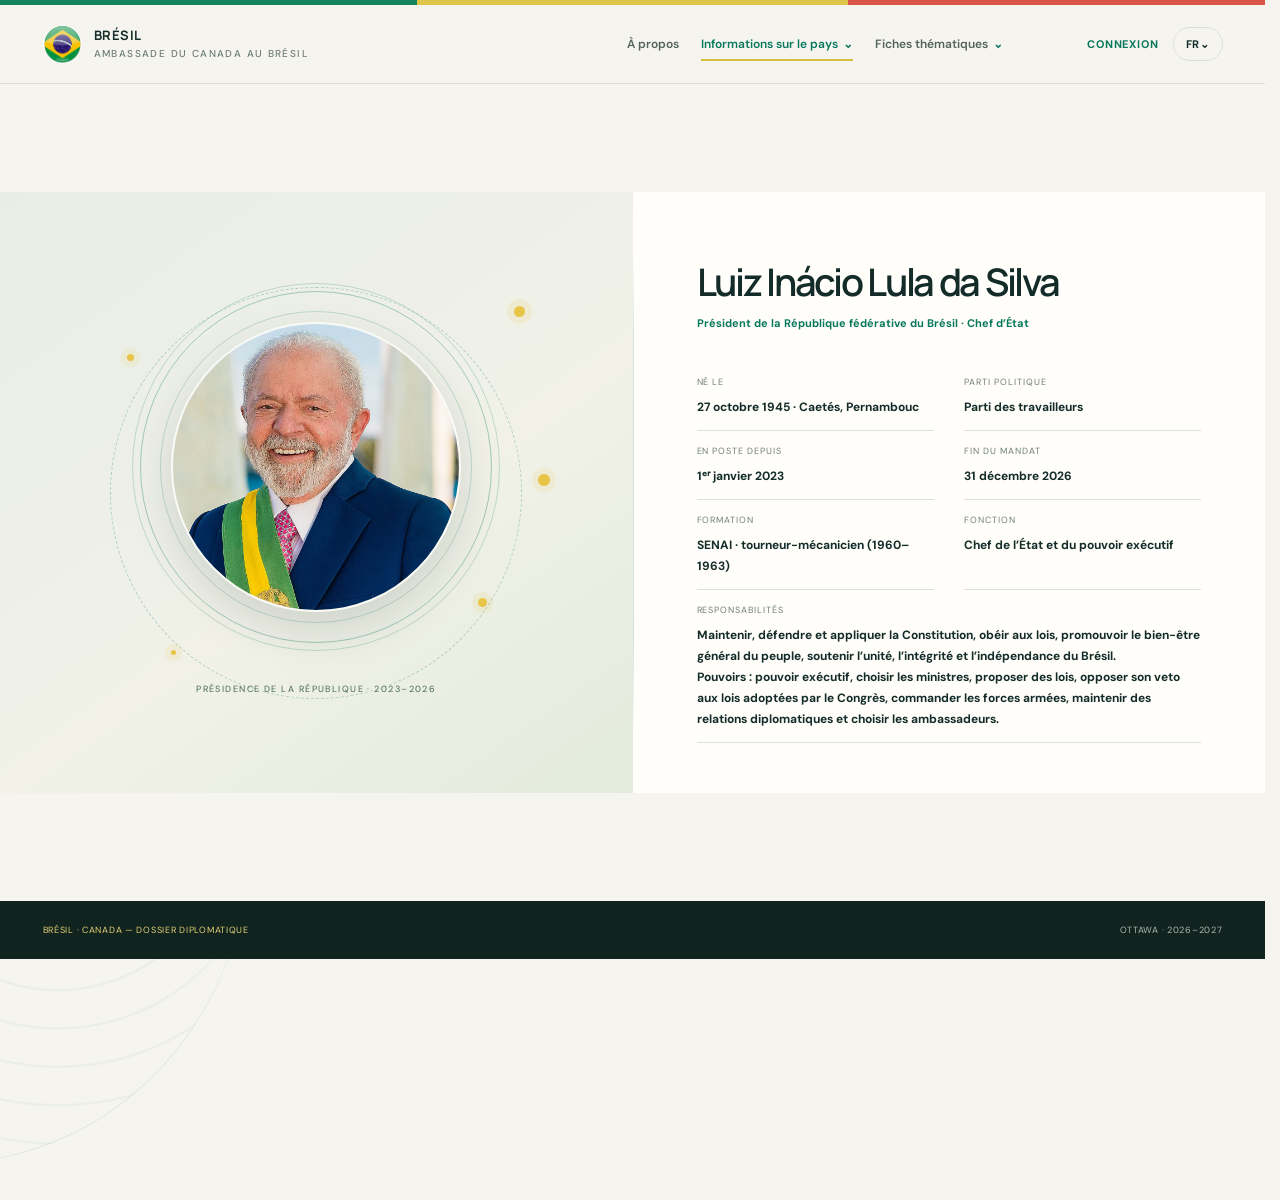
<file: fiche_sur_le_chef.html>
<!doctype html>
<html lang="fr">
<head>
  <meta charset="utf-8">
  <meta name="viewport" content="width=device-width, initial-scale=1">
  <meta name="theme-color" content="#e8eee6">
  <title>Chef d’État · Brésil & Canada</title>
<style>
    @import url('https://fonts.googleapis.com/css2?family=DM+Sans:wght@400;500;600;700&family=Manrope:wght@400;500;600;700;800&display=swap');
    :root{--ink:#142c29;--muted:#6f7e78;--paper:#f5f4ef;--white:#fffefa;--green:#08785c;--lime:#c9df75;--red:#cf5146;--line:#dce1d8;--gold:#e8b64d;--shadow:0 24px 70px #183b3012}
    *{box-sizing:border-box}html{scroll-behavior:smooth;scroll-padding-top:90px}body{margin:0;background:var(--paper);color:var(--ink);font-family:'DM Sans',sans-serif}a{color:inherit}button{font:inherit}.serif{font-family:'Manrope',sans-serif;letter-spacing:-.055em} .wrap{width:min(1180px,calc(100% - 48px));margin:auto}
    .topline{height:5px;background:linear-gradient(90deg,#13845e 0 33%,#dfc54a 33% 67%,#d95649 67%)}
    .auth-actions{display:flex;align-items:center;gap:10px}.login-link{border:0;background:none;color:var(--green);font-size:11px;font-weight:700;letter-spacing:.08em;text-transform:uppercase;cursor:pointer;padding:10px 4px}.profile-button{display:none;width:38px;height:38px;border:1px solid var(--line);background:var(--white);color:var(--green);border-radius:50%;cursor:pointer;font:700 13px 'Manrope';box-shadow:0 4px 14px #183b3010}.profile-button.visible{display:grid;place-items:center}
    .overlay{position:fixed;inset:0;z-index:60;background:#10231f99;backdrop-filter:blur(7px);display:none;align-items:center;justify-content:center;padding:20px}.overlay.open{display:flex}.dialog{width:min(460px,100%);background:var(--paper);padding:34px;position:relative;box-shadow:0 28px 100px #07151055;animation:appear .24s ease both}.dialog .kicker{margin-bottom:12px}.dialog h2{font-size:34px;margin:0 0 10px}.dialog-copy{color:var(--muted);font-size:12px;line-height:1.7;margin:0 0 24px}.close-dialog{position:absolute;right:18px;top:18px;border:1px solid var(--line);background:transparent;color:var(--ink);width:34px;height:34px;border-radius:50%;cursor:pointer;font-size:17px}.field{display:block;margin:17px 0}.field span{display:block;font-size:10px;font-weight:700;text-transform:uppercase;letter-spacing:.12em;margin-bottom:8px}.field input{width:100%;padding:13px 14px;border:1px solid var(--line);background:var(--white);font:13px 'DM Sans';color:var(--ink);outline:none}.field input:focus{border-color:var(--green);box-shadow:0 0 0 3px #08785c18}.dialog-submit{width:100%;margin-top:8px;border:0;background:var(--green);color:white;padding:14px;text-transform:uppercase;letter-spacing:.1em;font-size:10px;font-weight:700;cursor:pointer}.portal-dialog{width:min(880px,100%);max-height:min(88vh,850px);overflow:auto;padding:44px}.portal-top{display:flex;justify-content:space-between;align-items:center;margin-bottom:28px;padding-right:44px}.portal-top h2{margin:8px 0 0}.service-grid{display:grid;grid-template-columns:repeat(3,1fr);gap:13px}.service-card{border:1px solid var(--line);background:var(--white);padding:21px;min-height:165px;display:flex;flex-direction:column;align-items:flex-start;text-align:left;cursor:pointer;transition:border-color .2s,transform .2s}.service-card:hover{border-color:var(--green);transform:translateY(-3px)}.service-icon{width:36px;height:36px;border-radius:50%;background:#e9eee5;color:var(--green);display:grid;place-items:center;font-size:16px;margin-bottom:15px}.service-card strong{font:700 13px 'Manrope';margin-bottom:7px}.service-card span:last-child{color:var(--muted);font-size:10px;line-height:1.55}.portal-foot{border-top:1px solid var(--line);margin-top:24px;padding-top:17px;display:flex;justify-content:space-between;align-items:center;color:var(--muted);font-size:10px}.portal-foot button{border:0;background:none;color:var(--green);font-weight:700;cursor:pointer}.toast{position:fixed;bottom:24px;left:50%;transform:translate(-50%,20px);opacity:0;pointer-events:none;z-index:80;background:var(--ink);color:white;padding:13px 18px;font-size:11px;transition:.25s}.toast.show{opacity:1;transform:translate(-50%,0)}@keyframes appear{from{opacity:0;transform:translateY(8px) scale(.99)}to{opacity:1;transform:none}}
    header{position:sticky;top:0;z-index:20;background:#f5f4efeF;backdrop-filter:blur(16px);border-bottom:1px solid #dce1d888}.nav{height:78px;display:flex;align-items:center;justify-content:space-between;gap:24px}.brand{display:flex;gap:12px;align-items:center;text-decoration:none}.brandmark{width:39px;height:39px;border-radius:50%;position:relative;display:block;object-fit:cover;border:1px solid #ffffff80}.brandmark:after{content:'';position:absolute;inset:7px;border:1px solid #ffffff80;border-radius:50%}.brandtext{font:700 13px/1.2 'Manrope',sans-serif;letter-spacing:.04em;text-transform:uppercase}.brandtext small{display:block;color:var(--muted);font:500 10px 'DM Sans';letter-spacing:.14em;margin-top:4px}.links{display:flex;gap:26px;align-items:center}.links a{text-decoration:none;font-size:12px;color:#53635c;font-weight:600;transition:color .2s}.links a:hover{color:var(--green)}.lang{border:1px solid var(--line);background:transparent;padding:9px 12px;border-radius:99px;color:var(--ink);font-size:11px;font-weight:700;letter-spacing:.05em}.lang:focus-visible,a:focus-visible,button:focus-visible{outline:3px solid #d7a932;outline-offset:3px}
    .hero{padding:56px 0 72px;min-height:580px;display:grid;grid-template-columns:1.06fr .94fr;align-items:center;gap:56px}.eyebrow{font-size:10px;text-transform:uppercase;letter-spacing:.2em;color:var(--green);font-weight:700;display:flex;align-items:center;gap:10px}.eyebrow:before{content:'';width:25px;height:2px;background:var(--green)}h1{font:600 clamp(50px,7vw,91px)/.98 'Manrope',sans-serif;letter-spacing:-.075em;margin:23px 0 21px;max-width:700px}h1 span{color:var(--green)}.intro{font-size:15px;line-height:1.8;color:#64736d;max-width:500px}.hero-actions{display:flex;gap:12px;margin-top:30px}.button{padding:13px 18px;text-decoration:none;border-radius:3px;font-size:11px;font-weight:700;letter-spacing:.06em;text-transform:uppercase}.button.primary{background:var(--green);color:white}.button.secondary{border:1px solid var(--line);background:#fff8}.hero-art{position:relative;min-height:415px;border-radius:4px;background:#e5ebdc;overflow:hidden;display:flex;align-items:center;justify-content:center}.hero-art:before{content:'';position:absolute;width:370px;height:370px;border-radius:50%;background:#d5dfbe;top:20px;left:50%;transform:translateX(-50%)}.hero-art:after{content:'';position:absolute;width:300px;height:300px;border-radius:50%;border:1px solid #97ae8e;top:55px;left:50%;transform:translateX(-50%)}.map{position:relative;z-index:1;width:min(90%,470px);filter:drop-shadow(0 15px 16px #35563724)}.seal{position:absolute;bottom:21px;left:22px;background:var(--white);padding:12px 15px;box-shadow:var(--shadow);font-size:9px;letter-spacing:.12em;text-transform:uppercase;color:#586c5c}.seal strong{display:block;font:700 16px 'Manrope';color:var(--ink);letter-spacing:-.03em;margin-top:3px}
    .stats{display:grid;grid-template-columns:repeat(4,1fr);background:var(--white);box-shadow:var(--shadow);padding:25px 12px;margin-top:-30px;position:relative;z-index:2}.stat{padding:5px 24px;border-right:1px solid var(--line)}.stat:last-child{border:0}.stat strong{display:block;font:700 25px 'Manrope';letter-spacing:-.05em;color:var(--green)}.stat span{display:block;font-size:10px;color:var(--muted);margin-top:5px}
    section{padding:108px 0}.section-head{display:flex;align-items:end;justify-content:space-between;gap:25px;margin-bottom:42px}.kicker{color:var(--green);font-weight:700;text-transform:uppercase;letter-spacing:.18em;font-size:10px}h2{font:600 clamp(34px,5vw,57px)/1.05 'Manrope';letter-spacing:-.06em;margin:12px 0 0}.section-note{max-width:350px;color:var(--muted);font-size:12px;line-height:1.7}.overview{background:#e9eee5}.fact-layout{display:grid;grid-template-columns:1.25fr .75fr;gap:22px}.panel{background:var(--white);padding:29px;box-shadow:0 10px 32px #183b3008}.panel h3{font:700 15px 'Manrope';margin:0 0 22px}.facts{display:grid;grid-template-columns:1fr 1fr;gap:0 26px}.fact{padding:14px 0;border-bottom:1px solid var(--line)}.fact label{display:block;color:var(--muted);font-size:9px;text-transform:uppercase;letter-spacing:.11em;margin-bottom:7px}.fact strong{font-size:13px;line-height:1.5}.compare{display:grid;gap:0}.compare-row{display:grid;grid-template-columns:1fr 1fr;border-bottom:1px solid var(--line);padding:12px 0;font-size:11px;line-height:1.5;gap:15px}.compare-row.header{font-size:9px;text-transform:uppercase;letter-spacing:.12em;color:var(--green);font-weight:700}.compare-row span:first-child{color:var(--muted)}.micro-label{color:var(--muted);font-size:9px;text-transform:uppercase;letter-spacing:.12em;margin:23px 0 12px}.population{display:flex;align-items:center;gap:14px}.population b{font:700 28px 'Manrope';letter-spacing:-.05em}.population span{font-size:10px;color:var(--muted)}.population .bar{height:5px;flex:1;background:#e4e9df;position:relative}.population .bar i{display:block;height:100%;background:var(--green);width:68%}.religion{display:flex;gap:22px;align-items:center}.donut{width:128px;height:128px;flex:none;border-radius:50%;background:conic-gradient(#08785c 0 56.75%,#bdd66c 56.75% 83.6%,#e9b64a 83.6% 92.88%,#cf5146 92.88% 100%);display:grid;place-items:center}.donut:after{content:'Brésil';width:77px;height:77px;border-radius:50%;background:var(--white);display:grid;place-items:center;font:700 12px 'Manrope'}.legend{display:grid;gap:9px;font-size:10px;color:#63716a}.legend i{display:inline-block;width:7px;height:7px;border-radius:50%;margin-right:8px}.legend b{color:var(--ink);margin-left:5px}
    .issues{background:var(--ink);color:#f8f6ee;overflow:hidden}.issues .kicker{color:var(--lime)}.issues .section-note{color:#aebbb3}.issues .section-head{margin-bottom:34px}.issue-stage{height:440px;position:relative;display:flex;align-items:center;justify-content:center;overflow:hidden;touch-action:pan-y;outline:none}.issue-line{position:absolute;left:40px;top:50%;height:310px;width:1px;background:#f8f6ee30;transform:translateY(-50%)}.issue-line:after{content:'';position:absolute;left:-2px;top:50%;width:5px;height:5px;border-radius:50%;background:var(--lime);box-shadow:0 -142px #f8f6ee42,0 142px #f8f6ee42}.issue-list{width:min(840px,calc(100% - 150px));height:100%;position:relative;display:grid;place-items:center}.issue-card{position:absolute;width:100%;padding:26px 0;opacity:.18;transform:translateY(var(--y)) scale(.82);filter:blur(1px);transition:transform .72s cubic-bezier(.2,.75,.2,1),opacity .55s ease,filter .55s ease;pointer-events:none}.issue-card.active{opacity:1;transform:translateY(0) scale(1);filter:none}.issue-card h3{font:600 clamp(24px,3.7vw,40px)/1.12 'Manrope';letter-spacing:-.05em;margin:13px 0}.issue-card p{font-size:13px;line-height:1.8;color:#bac6bd;max-width:680px;margin:0}.issue-num{font:700 10px 'DM Sans';letter-spacing:.17em;color:var(--lime)}.issue-controls{display:flex;align-items:center;justify-content:space-between;border-top:1px solid #ffffff24;padding-top:17px}.issue-hint{font-size:10px;letter-spacing:.08em;color:#aebbb3;text-transform:uppercase}.arrows{display:flex;gap:8px}.arrows button{width:38px;height:38px;border:1px solid #ffffff40;border-radius:50%;background:none;color:white;cursor:pointer;transition:.2s}.arrows button:hover{background:var(--lime);border-color:var(--lime);color:var(--ink)}.dots{display:flex;gap:8px;margin-right:auto;margin-left:24px}.dots button{border:0;background:#ffffff45;width:5px;height:5px;border-radius:10px;padding:0;cursor:pointer}.dots button.active{width:22px;background:var(--lime)}
    .leader{display:grid;grid-template-columns:.72fr 1.28fr;background:#e8eee6}.portrait{min-height:410px;background:var(--green);position:relative;overflow:hidden;display:flex;flex-direction:column;align-items:center;justify-content:center;gap:20px}.portrait .orb{width:352px;height:352px;border:1px solid #ffffff5c;border-radius:50%;display:grid;place-items:center;position:relative}.portrait .orb:before,.portrait .orb:after{content:'';position:absolute;border:1px solid #ffffff30;border-radius:50%;inset:19px}.portrait .orb:after{inset:-9px}.portrait .orb img{position:relative;z-index:1;width:290px;height:290px;border-radius:50%;display:block;object-fit:cover;object-position:50% 17%;border:2px solid #ffffffa6;box-shadow:0 12px 32px #07151050}.portrait-label{position:static;color:#d4e5d9;font-size:9px;text-transform:uppercase;letter-spacing:.18em;text-align:center;padding:0 12px}.leader-info{padding:53px 8vw 44px 56px}.leader-info h2{font-size:clamp(21px,3.2vw,40px);white-space:nowrap;letter-spacing:-.06em}.leader-info .role{color:var(--green);font-size:11px;font-weight:700;margin:12px 0 30px}.leader-grid{display:grid;grid-template-columns:1fr 1fr;gap:0 25px}.leader-grid .fact strong{font-size:12px}.leader-grid .fact.wide{grid-column:1/-1}
    .sources{background:var(--white)}.source-grid{display:grid;grid-template-columns:1fr 1fr;gap:0 36px}.source{padding:17px 0;border-bottom:1px solid var(--line);display:flex;gap:16px;text-decoration:none}.source em{font-style:normal;color:var(--green);font:700 10px 'Manrope'}.source span{font-size:11px;line-height:1.5}.source small{display:block;color:var(--muted);font-size:9px;margin-top:5px;overflow-wrap:anywhere}.team{margin-top:52px;border-top:1px solid var(--line);padding-top:25px;color:var(--muted);font-size:10px}.team strong{color:var(--ink)}.about{background:#e9eee5}.about-layout{display:grid;grid-template-columns:1.35fr .65fr;gap:22px}.team-cards{display:grid;grid-template-columns:repeat(3,1fr);gap:12px}.team-card{background:var(--white);padding:22px 18px;min-height:190px;box-shadow:0 10px 32px #183b3008}.team-initial{width:39px;height:39px;display:grid;place-items:center;border-radius:50%;background:var(--green);color:white;font:700 13px 'Manrope';margin-bottom:19px}.team-card h3{font:700 14px 'Manrope';margin:0 0 7px}.team-card .job{font-size:10px;color:var(--green);font-weight:700;line-height:1.45;margin-bottom:13px}.team-card a{display:block;text-decoration:none;font-size:9px;color:var(--muted);margin-top:6px;overflow-wrap:anywhere}.contact-card{background:var(--ink);color:#f5f4ef;padding:27px;position:relative;overflow:hidden}.contact-card:after{content:'✳';position:absolute;right:-12px;top:-34px;color:#ffffff0b;font-size:145px}.contact-card h3{position:relative;z-index:1;font:700 15px 'Manrope';margin:0 0 6px}.contact-card p{position:relative;z-index:1;color:#aebbb3;font-size:10px;line-height:1.55;margin:0 0 20px}.contact-line{position:relative;z-index:1;padding:13px 0;border-top:1px solid #ffffff25}.contact-line small{display:block;color:#aebbb3;font-size:8px;text-transform:uppercase;letter-spacing:.13em;margin-bottom:5px}.contact-line strong,.contact-line a{font-size:11px;color:#fff;text-decoration:none;overflow-wrap:anywhere}.fiction-note{font-size:9px!important;color:var(--lime)!important;margin-top:19px!important}footer{padding:23px 0;background:#10231f;color:#aebbb3;font-size:9px;letter-spacing:.08em}.footer-inner{display:flex;justify-content:space-between}
    @media(max-width:850px){.links{gap:13px}.links a{font-size:10px}.hero{gap:25px}.hero-art{min-height:345px}.fact-layout{grid-template-columns:1fr}.leader{grid-template-columns:.65fr 1.35fr}.leader-info{padding:40px 30px}.stat{padding:5px 14px}.about-layout{grid-template-columns:1fr}}
    @media(max-width:650px){.wrap{width:min(100% - 34px,1180px)}.nav{height:66px;gap:8px}.brandtext{font-size:10px}.brandtext small{font-size:8px;letter-spacing:.09em}.brandmark{width:35px;height:35px}.links{display:none}.auth-actions{gap:6px}.login-link{font-size:9px;letter-spacing:.04em;padding:8px 2px}.profile-button{width:33px;height:33px}.lang{padding:8px 9px;font-size:10px}.hero{padding:50px 0 50px;grid-template-columns:1fr;gap:28px}.hero h1{font-size:60px}.hero-art{min-height:300px}.stats{grid-template-columns:1fr 1fr;padding:16px 8px;margin-top:-16px}.stat{padding:12px 14px;border-bottom:1px solid var(--line)}.stat:nth-child(2){border-right:0}.stat:nth-child(3),.stat:nth-child(4){border-bottom:0}.stat strong{font-size:21px}section{padding:76px 0}.section-head{display:block;margin-bottom:30px}.section-note{margin-top:15px}.facts{grid-template-columns:1fr 1fr;gap:0 14px}.panel{padding:21px}.religion{gap:15px}.donut{width:105px;height:105px}.donut:after{width:64px;height:64px}.issue-stage{height:405px}.issue-line{left:5px}.issue-list{width:calc(100% - 55px);margin-left:30px}.issue-card{transform:translateY(var(--y)) scale(.8)}.issue-card h3{font-size:27px}.issue-card p{font-size:12px}.issue-hint{font-size:8px}.leader{grid-template-columns:1fr}.portrait{min-height:275px}.portrait .orb{width:218px;height:218px}.portrait .orb:before{inset:8px}.portrait .orb:after{inset:-4px}.portrait .orb img{width:180px;height:180px}.leader-info{padding:34px 23px}.leader-info h2{font-size:clamp(21px,6vw,32px)}.leader-grid{gap:0 12px}.source-grid{grid-template-columns:1fr}.footer-inner{gap:12px;flex-direction:column}.portal-dialog{padding:32px 22px}.service-grid{grid-template-columns:1fr 1fr;gap:9px}.service-card{padding:15px;min-height:150px}.service-card strong{font-size:11px}.portal-top h2{font-size:28px}.dialog{padding:29px 23px}.portal-dialog{padding:34px 22px}.portal-foot{gap:12px}.portal-foot span{overflow-wrap:anywhere}.team-cards{grid-template-columns:1fr}.team-card{min-height:0}.contact-card{padding:24px}}
    @media(prefers-reduced-motion:reduce){html{scroll-behavior:auto}*,*:before,*:after{transition-duration:.01ms!important;animation-duration:.01ms!important}}

    /* Balanced leader profile with restrained motion */
    .leader{grid-template-columns:1fr 1fr;background:var(--paper);overflow:hidden}
    .portrait{min-height:560px;background:linear-gradient(145deg,#e8eee6 0%,#f1f1e8 58%,#e2ebdc 100%);isolation:isolate;gap:40px}
    .portrait:before{content:"";position:absolute;z-index:-1;width:min(410px,88%);aspect-ratio:1;border:1px dashed #08785c45;border-radius:50%;animation:orbit-turn 42s linear infinite}
    .portrait:after{content:"";position:absolute;z-index:2;top:19%;right:17%;width:11px;height:11px;border-radius:50%;background:#e8c547;box-shadow:0 0 0 7px #e8c54724;animation:node-pulse 3s ease-in-out infinite}
    .portrait .orb{border-color:#08785c55;animation:portrait-arrive .9s cubic-bezier(.2,.75,.2,1) both}
    .portrait .orb:before,.portrait .orb:after{border-color:#08785c35}
    .portrait .orb:before{inset:19px}.portrait .orb:after{inset:-9px}
    .portrait .orb img{box-shadow:0 18px 44px #142c2926}
    .portrait-label{color:#47675a;letter-spacing:.16em;margin-top:0}.orbit-dot{position:absolute;z-index:2;border-radius:50%;background:#e8c547;box-shadow:0 0 0 6px #e8c54720;pointer-events:none;animation:node-pulse 3.4s ease-in-out infinite}.orbit-dot.dot-a{width:7px;height:7px;top:27%;left:20%;animation-delay:.35s}.orbit-dot.dot-b{width:12px;height:12px;top:47%;right:13%;animation-delay:1s}.orbit-dot.dot-c{width:5px;height:5px;bottom:23%;left:27%;animation-delay:1.6s}.orbit-dot.dot-d{width:9px;height:9px;bottom:31%;right:23%;animation-delay:.7s}
    .leader-info{background:#fffefa;padding:58px clamp(30px,5vw,72px) 50px;display:flex;flex-direction:column;justify-content:center;position:relative}
    .leader-info:before{content:"";position:absolute;left:0;top:10%;bottom:10%;width:1px;background:linear-gradient(transparent,#08785c32 20% 80%,transparent)}
    .leader-info h2{font-size:clamp(24px,3vw,38px)}
    .leader-info .role{max-width:500px;line-height:1.65}
    .leader-grid{column-gap:30px}
    .leader-grid .fact{animation:fact-rise .55s both}
    .leader-grid .fact:nth-child(2){animation-delay:.06s}.leader-grid .fact:nth-child(3){animation-delay:.12s}.leader-grid .fact:nth-child(4){animation-delay:.18s}.leader-grid .fact:nth-child(5){animation-delay:.24s}.leader-grid .fact:nth-child(6){animation-delay:.3s}.leader-grid .fact:nth-child(7){animation-delay:.36s}
    @keyframes orbit-turn{to{transform:rotate(360deg)}}
    @keyframes node-pulse{0%,100%{transform:scale(.86);box-shadow:0 0 0 6px #e8c54720}50%{transform:scale(1.08);box-shadow:0 0 0 10px #e8c54712}}
    @keyframes portrait-arrive{from{opacity:0;transform:translateY(12px) scale(.97)}to{opacity:1;transform:none}}
    @keyframes fact-rise{from{opacity:0;transform:translateY(8px)}to{opacity:1;transform:none}}
    @media(max-width:850px){.leader{grid-template-columns:1fr 1fr}.portrait{min-height:500px;gap:34px}.portrait .orb{width:300px;height:300px}.portrait .orb:before{inset:16px}.portrait .orb:after{inset:-8px}.portrait .orb img{width:250px;height:250px}.leader-info{padding:38px 27px}.leader-info h2{font-size:clamp(23px,3.2vw,30px)}}
    @media(max-width:650px){.leader{grid-template-columns:1fr}.portrait{min-height:340px;gap:26px}.portrait .orb{width:218px;height:218px}.portrait .orb:before{inset:8px}.portrait .orb:after{inset:-4px}.portrait .orb img{width:180px;height:180px}.portrait:after{right:20%;top:13%}.leader-info{padding:36px 23px}.leader-info:before{top:0;right:8%;bottom:auto;left:8%;width:auto;height:1px;background:linear-gradient(90deg,transparent,#08785c32 20% 80%,transparent)}.leader-info h2{font-size:clamp(21px,6vw,32px)}}
  </style>
  <link rel="stylesheet" href="css/site-shell.css?v=nav-content-3">
</head>
<body>
  <div class="topline"></div>
  <script src="js/site-shell.js?v=nav-content-3" data-part="header"></script>
  <div class="overlay" id="loginOverlay" role="presentation"><section class="dialog" role="dialog" aria-modal="true" aria-labelledby="loginTitle"><button class="close-dialog" data-close="loginOverlay" aria-label="Fermer">×</button><div class="kicker" data-t="memberKicker">Espace citoyen</div><h2 id="loginTitle" class="serif" data-t="loginTitle">Bienvenue</h2><p class="dialog-copy" data-t="loginCopy">Connectez-vous pour accéder aux services consulaires et aux démarches de l’ambassade.</p><form id="loginForm"><label class="field"><span data-t="username">Nom d’utilisateur</span><input id="username" autocomplete="username" required></label><label class="field"><span data-t="password">Mot de passe</span><input id="password" type="password" autocomplete="current-password" required></label><button class="dialog-submit" type="submit" data-t="loginSubmit">Se connecter</button></form></section></div>
  <div class="overlay" id="portalOverlay" role="presentation"><section class="dialog portal-dialog" role="dialog" aria-modal="true" aria-labelledby="portalTitle"><button class="close-dialog" data-close="portalOverlay" aria-label="Fermer">×</button><div class="portal-top"><div><div class="kicker" data-t="portalKicker">Services consulaires</div><h2 id="portalTitle" class="serif" data-t="servicesTitle">Comment pouvons-nous vous aider ?</h2></div></div><p class="dialog-copy" data-t="servicesCopy">Choisissez une démarche pour commencer. Cette démonstration présente un aperçu des services de l’ambassade.</p><div class="service-grid" id="serviceGrid"></div><div class="portal-foot"><span id="signedInAs"></span><button id="logout" data-t="logout">Se déconnecter</button></div></section></div><div class="toast" id="toast" role="status"></div>
  <main>
<section class="leader" id="president"><div class="portrait"><div class="orb"><img src="img/people/Luiz-Inacio-Lula-da-Silva-brazil-president.jpg" alt="Luiz Inácio Lula da Silva" loading="lazy"></div><span class="orbit-dot dot-a" aria-hidden="true"></span><span class="orbit-dot dot-b" aria-hidden="true"></span><span class="orbit-dot dot-c" aria-hidden="true"></span><span class="orbit-dot dot-d" aria-hidden="true"></span><div class="portrait-label" data-t="portraitLabel">Présidence de la République · 2023–2026</div></div><div class="leader-info"><h2 class="serif">Luiz Inácio Lula da Silva</h2><div class="role" data-t="leaderRole">Président de la République fédérative du Brésil · Chef d’État</div><div class="leader-grid" id="leaderGrid"></div></div></section>
  </main>
  <script src="js/site-shell.js?v=nav-content-3" data-part="footer"></script>
  <script>
  const pageText={
    fr:{memberKicker:'Espace citoyen',loginTitle:'Bienvenue',loginCopy:'Connectez-vous pour accéder aux services consulaires et aux démarches de l’ambassade.',username:'Nom d’utilisateur',password:'Mot de passe',loginSubmit:'Se connecter',portalKicker:'Services consulaires',portalTitle:'Comment pouvons-nous vous aider ?',portalCopy:'Choisissez une démarche pour commencer. Cette démonstration présente un aperçu des services de l’ambassade.',logout:'Se déconnecter',serviceNotice:'Cette démarche sera bientôt disponible dans votre espace.',portraitLabel:'Présidence de la République · 2023–2026',leaderKicker:'03 · Institutions',leaderRole:'Président de la République fédérative du Brésil · Chef d’État',leader:[['Né le','27 octobre 1945 · Caetés, Pernambouc'],['Parti politique','Parti des travailleurs'],['En poste depuis','1ᵉʳ janvier 2023'],['Fin du mandat','31 décembre 2026'],['Formation','SENAI · tourneur-mécanicien (1960–1963)'],['Fonction','Chef de l’État et du pouvoir exécutif'],['Responsabilités','Maintenir, défendre et appliquer la Constitution, obéir aux lois, promouvoir le bien-être général du peuple, soutenir l’unité, l’intégrité et l’indépendance du Brésil.<br><strong>Pouvoirs :</strong> pouvoir exécutif, choisir les ministres, proposer des lois, opposer son veto aux lois adoptées par le Congrès, commander les forces armées, maintenir des relations diplomatiques et choisir les ambassadeurs.']],services:[['Passeport','Renouvellement et demande de passeport','✳'],['Visa','Informations et demandes de visa','◌'],['Actes d’état civil','Naissance, mariage et documents officiels','▤'],['Assistance consulaire','Aide aux citoyens brésiliens au Canada','＋'],['Légalisation','Authentification de documents','◇'],['Rendez-vous','Prendre rendez-vous avec un service consulaire','◷']]},
    en:{memberKicker:'Citizen services',loginTitle:'Welcome',loginCopy:'Sign in to access consular services and embassy procedures.',username:'Username',password:'Password',loginSubmit:'Sign in',portalKicker:'Consular services',portalTitle:'How can we help you?',portalCopy:'Choose a service to get started. This demo offers a preview of embassy services.',logout:'Sign out',serviceNotice:'This service will be available in your account soon.',portraitLabel:'Presidency of the Republic · 2023–2026',leaderKicker:'03 · Institutions',leaderRole:'President of the Federative Republic of Brazil · Head of State',leader:[['Born','October 27, 1945 · Caetés, Pernambuco'],['Political party','Workers’ Party'],['In office since','January 1, 2023'],['Term ends','December 31, 2026'],['Education','SENAI · lathe operator / machinist (1960–1963)'],['Role','Head of State and chief executive'],['Responsibilities','Maintain, defend and uphold the Constitution; obey the laws; promote the general welfare of the people; and support Brazil’s unity, integrity and independence.<br><strong>Powers:</strong> executive authority; appoint ministers; propose legislation; veto laws passed by Congress; serve as commander-in-chief of the armed forces; maintain diplomatic relations; and appoint ambassadors.']],services:[['Passport','Renew or apply for a passport','✳'],['Visa','Visa information and applications','◌'],['Civil registry','Birth, marriage and official records','▤'],['Consular assistance','Support for Brazilian citizens in Canada','＋'],['Document legalization','Authenticate official documents','◇'],['Appointments','Book an appointment with consular services','◷']]},
    pt:{memberKicker:'Área do cidadão',loginTitle:'Boas-vindas',loginCopy:'Entre para acessar os serviços consulares e os procedimentos da embaixada.',username:'Nome de usuário',password:'Senha',loginSubmit:'Entrar',portalKicker:'Serviços consulares',portalTitle:'Como podemos ajudar?',portalCopy:'Escolha um serviço para começar. Esta demonstração apresenta uma prévia dos serviços da embaixada.',logout:'Sair',serviceNotice:'Este serviço estará disponível em sua área em breve.',portraitLabel:'Presidência da República · 2023–2026',leaderKicker:'03 · Instituições',leaderRole:'Presidente da República Federativa do Brasil · Chefe de Estado',leader:[['Nascimento','27 de outubro de 1945 · Caetés, Pernambuco'],['Partido político','Partido dos Trabalhadores'],['No cargo desde','1º de janeiro de 2023'],['Fim do mandato','31 de dezembro de 2026'],['Formação','SENAI · torneiro mecânico (1960–1963)'],['Função','Chefe de Estado e do Poder Executivo'],['Responsabilidades','Manter, defender e aplicar a Constituição; obedecer às leis; promover o bem-estar geral do povo; e apoiar a união, a integridade e a independência do Brasil.<br><strong>Poderes:</strong> exercer o Poder Executivo; escolher os ministros; propor leis; vetar leis aprovadas pelo Congresso; comandar as Forças Armadas; manter relações diplomáticas; e nomear embaixadores.']],services:[['Passaporte','Renovação e solicitação de passaporte','✳'],['Visto','Informações e solicitações de visto','◌'],['Registro civil','Nascimento, casamento e documentos oficiais','▤'],['Assistência consular','Apoio a cidadãos brasileiros no Canadá','＋'],['Legalização de documentos','Autenticação de documentos oficiais','◇'],['Agendamentos','Marque um horário com os serviços consulares','◷']]}
  };
  let lang=localStorage.getItem('embassyDemoLanguage')||'fr',signedIn=localStorage.getItem('embassyDemoUser')||'';const $=s=>document.querySelector(s);
  function render(){const d=pageText[lang];document.documentElement.lang=lang;document.querySelectorAll('[data-t]').forEach(el=>{if(d[el.dataset.t]!==undefined)el.innerHTML=d[el.dataset.t]});$('#lang').textContent=lang.toUpperCase()+'⌄';$('#leaderGrid').innerHTML=d.leader.map(([a,b],i)=>`<div class="fact ${i===6?'wide':''}"><label>${a}</label><strong>${b}</strong></div>`).join('');$('#serviceGrid').innerHTML=d.services.map(([title,copy,icon])=>`<button class="service-card" type="button"><span class="service-icon">${icon}</span><strong>${title}</strong><span>${copy}</span></button>`).join('');$('#serviceGrid').querySelectorAll('button').forEach(b=>b.onclick=()=>toast(d.serviceNotice));$('#loginOpen').style.display=signedIn?'none':'';$('#profileOpen').classList.toggle('visible',!!signedIn);if(signedIn){$('#profileOpen').textContent=signedIn[0].toUpperCase();$('#signedInAs').textContent=(lang==='fr'?'Connecté en tant que ':lang==='en'?'Signed in as ':'Conectado como ')+signedIn}}
  function open(id){$('#'+id).classList.add('open');document.body.style.overflow='hidden'}function close(id){$('#'+id).classList.remove('open');document.body.style.overflow=''}let toastTimer;function toast(s){const el=$('#toast');el.textContent=s;el.classList.add('show');clearTimeout(toastTimer);toastTimer=setTimeout(()=>el.classList.remove('show'),2600)}
  $('#lang').onclick=()=>{lang=lang==='fr'?'en':lang==='en'?'pt':'fr';localStorage.setItem('embassyDemoLanguage',lang);render()};$('#loginOpen').onclick=()=>open('loginOverlay');$('#profileOpen').onclick=()=>open('portalOverlay');document.querySelectorAll('[data-close]').forEach(b=>b.onclick=()=>close(b.dataset.close));document.querySelectorAll('.overlay').forEach(o=>o.onclick=e=>{if(e.target===o)close(o.id)});document.addEventListener('keydown',e=>{if(e.key==='Escape')document.querySelectorAll('.overlay.open').forEach(o=>close(o.id))});$('#loginForm').onsubmit=e=>{e.preventDefault();signedIn=$('#username').value.trim();if(!signedIn)return;localStorage.setItem('embassyDemoUser',signedIn);$('#loginForm').reset();close('loginOverlay');render();open('portalOverlay')};$('#logout').onclick=()=>{signedIn='';localStorage.removeItem('embassyDemoUser');close('portalOverlay');render()};window.addEventListener('storage',e=>{if(e.key==='embassyDemoUser'){signedIn=e.newValue||'';render()}if(e.key==='embassyDemoLanguage'){const next=['fr','en','pt'].includes(e.newValue)?e.newValue:'fr';if(lang!==next){lang=next;render()}}});render();
  </script>
</body>
</html>
</file>
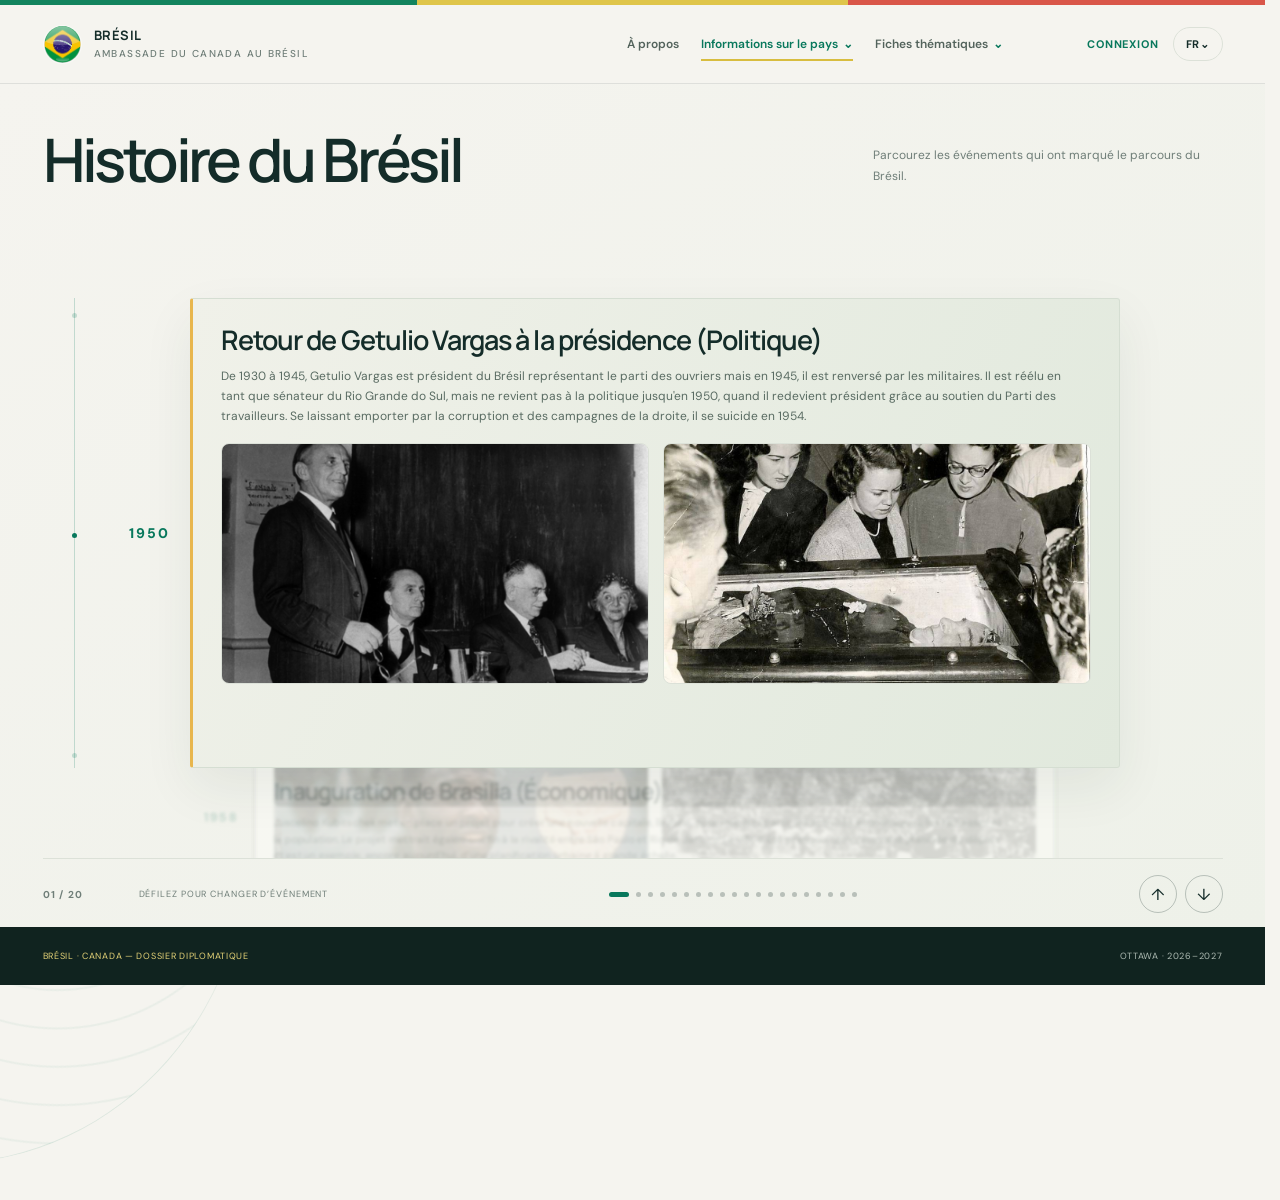
<file: histoire_contemporaine.html>
<!doctype html>
<html lang="fr">
<head>
  <meta charset="utf-8">
  <meta name="viewport" content="width=device-width, initial-scale=1">
  <meta name="theme-color" content="#142c29">
  <title>Histoire du Brésil · Brésil & Canada</title>
<style>
    @import url('https://fonts.googleapis.com/css2?family=DM+Sans:wght@400;500;600;700&family=Manrope:wght@400;500;600;700;800&display=swap');
    :root{--ink:#142c29;--muted:#6f7e78;--paper:#f5f4ef;--white:#fffefa;--green:#08785c;--lime:#c9df75;--red:#cf5146;--line:#dce1d8;--gold:#e8b64d;--shadow:0 24px 70px #183b3012}
    *{box-sizing:border-box}html{scroll-behavior:smooth;scroll-padding-top:90px}body{margin:0;background:var(--paper);color:var(--ink);font-family:'DM Sans',sans-serif}a{color:inherit}button{font:inherit}.serif{font-family:'Manrope',sans-serif;letter-spacing:-.055em} .wrap{width:min(1180px,calc(100% - 48px));margin:auto}
    .topline{height:5px;background:linear-gradient(90deg,#13845e 0 33%,#dfc54a 33% 67%,#d95649 67%)}
    .auth-actions{display:flex;align-items:center;gap:10px}.login-link{border:0;background:none;color:var(--green);font-size:11px;font-weight:700;letter-spacing:.08em;text-transform:uppercase;cursor:pointer;padding:10px 4px}.profile-button{display:none;width:38px;height:38px;border:1px solid var(--line);background:var(--white);color:var(--green);border-radius:50%;cursor:pointer;font:700 13px 'Manrope';box-shadow:0 4px 14px #183b3010}.profile-button.visible{display:grid;place-items:center}
    .overlay{position:fixed;inset:0;z-index:60;background:#10231f99;backdrop-filter:blur(7px);display:none;align-items:center;justify-content:center;padding:20px}.overlay.open{display:flex}.dialog{width:min(460px,100%);background:var(--paper);padding:34px;position:relative;box-shadow:0 28px 100px #07151055;animation:appear .24s ease both}.dialog .kicker{margin-bottom:12px}.dialog h2{font-size:34px;margin:0 0 10px}.dialog-copy{color:var(--muted);font-size:12px;line-height:1.7;margin:0 0 24px}.close-dialog{position:absolute;right:18px;top:18px;border:1px solid var(--line);background:transparent;color:var(--ink);width:34px;height:34px;border-radius:50%;cursor:pointer;font-size:17px}.field{display:block;margin:17px 0}.field span{display:block;font-size:10px;font-weight:700;text-transform:uppercase;letter-spacing:.12em;margin-bottom:8px}.field input{width:100%;padding:13px 14px;border:1px solid var(--line);background:var(--white);font:13px 'DM Sans';color:var(--ink);outline:none}.field input:focus{border-color:var(--green);box-shadow:0 0 0 3px #08785c18}.dialog-submit{width:100%;margin-top:8px;border:0;background:var(--green);color:white;padding:14px;text-transform:uppercase;letter-spacing:.1em;font-size:10px;font-weight:700;cursor:pointer}.portal-dialog{width:min(880px,100%);max-height:min(88vh,850px);overflow:auto;padding:44px}.portal-top{display:flex;justify-content:space-between;align-items:center;margin-bottom:28px;padding-right:44px}.portal-top h2{margin:8px 0 0}.service-grid{display:grid;grid-template-columns:repeat(3,1fr);gap:13px}.service-card{border:1px solid var(--line);background:var(--white);padding:21px;min-height:165px;display:flex;flex-direction:column;align-items:flex-start;text-align:left;cursor:pointer;transition:border-color .2s,transform .2s}.service-card:hover{border-color:var(--green);transform:translateY(-3px)}.service-icon{width:36px;height:36px;border-radius:50%;background:#e9eee5;color:var(--green);display:grid;place-items:center;font-size:16px;margin-bottom:15px}.service-card strong{font:700 13px 'Manrope';margin-bottom:7px}.service-card span:last-child{color:var(--muted);font-size:10px;line-height:1.55}.portal-foot{border-top:1px solid var(--line);margin-top:24px;padding-top:17px;display:flex;justify-content:space-between;align-items:center;color:var(--muted);font-size:10px}.portal-foot button{border:0;background:none;color:var(--green);font-weight:700;cursor:pointer}.toast{position:fixed;bottom:24px;left:50%;transform:translate(-50%,20px);opacity:0;pointer-events:none;z-index:80;background:var(--ink);color:white;padding:13px 18px;font-size:11px;transition:.25s}.toast.show{opacity:1;transform:translate(-50%,0)}@keyframes appear{from{opacity:0;transform:translateY(8px) scale(.99)}to{opacity:1;transform:none}}
    header{position:sticky;top:0;z-index:20;background:#f5f4efeF;backdrop-filter:blur(16px);border-bottom:1px solid #dce1d888}.nav{height:78px;display:flex;align-items:center;justify-content:space-between;gap:24px}.brand{display:flex;gap:12px;align-items:center;text-decoration:none}.brandmark{width:39px;height:39px;border-radius:50%;position:relative;display:block;object-fit:cover;border:1px solid #ffffff80}.brandmark:after{content:'';position:absolute;inset:7px;border:1px solid #ffffff80;border-radius:50%}.brandtext{font:700 13px/1.2 'Manrope',sans-serif;letter-spacing:.04em;text-transform:uppercase}.brandtext small{display:block;color:var(--muted);font:500 10px 'DM Sans';letter-spacing:.14em;margin-top:4px}.links{display:flex;gap:26px;align-items:center}.links a{text-decoration:none;font-size:12px;color:#53635c;font-weight:600;transition:color .2s}.links a:hover{color:var(--green)}.lang{border:1px solid var(--line);background:transparent;padding:9px 12px;border-radius:99px;color:var(--ink);font-size:11px;font-weight:700;letter-spacing:.05em}.lang:focus-visible,a:focus-visible,button:focus-visible{outline:3px solid #d7a932;outline-offset:3px}
    .hero{padding:56px 0 72px;min-height:580px;display:grid;grid-template-columns:1.06fr .94fr;align-items:center;gap:56px}.eyebrow{font-size:10px;text-transform:uppercase;letter-spacing:.2em;color:var(--green);font-weight:700;display:flex;align-items:center;gap:10px}.eyebrow:before{content:'';width:25px;height:2px;background:var(--green)}h1{font:600 clamp(50px,7vw,91px)/.98 'Manrope',sans-serif;letter-spacing:-.075em;margin:23px 0 21px;max-width:700px}h1 span{color:var(--green)}.intro{font-size:15px;line-height:1.8;color:#64736d;max-width:500px}.hero-actions{display:flex;gap:12px;margin-top:30px}.button{padding:13px 18px;text-decoration:none;border-radius:3px;font-size:11px;font-weight:700;letter-spacing:.06em;text-transform:uppercase}.button.primary{background:var(--green);color:white}.button.secondary{border:1px solid var(--line);background:#fff8}.hero-art{position:relative;min-height:415px;border-radius:4px;background:#e5ebdc;overflow:hidden;display:flex;align-items:center;justify-content:center}.hero-art:before{content:'';position:absolute;width:370px;height:370px;border-radius:50%;background:#d5dfbe;top:20px;left:50%;transform:translateX(-50%)}.hero-art:after{content:'';position:absolute;width:300px;height:300px;border-radius:50%;border:1px solid #97ae8e;top:55px;left:50%;transform:translateX(-50%)}.map{position:relative;z-index:1;width:min(90%,470px);filter:drop-shadow(0 15px 16px #35563724)}.seal{position:absolute;bottom:21px;left:22px;background:var(--white);padding:12px 15px;box-shadow:var(--shadow);font-size:9px;letter-spacing:.12em;text-transform:uppercase;color:#586c5c}.seal strong{display:block;font:700 16px 'Manrope';color:var(--ink);letter-spacing:-.03em;margin-top:3px}
    .stats{display:grid;grid-template-columns:repeat(4,1fr);background:var(--white);box-shadow:var(--shadow);padding:25px 12px;margin-top:-30px;position:relative;z-index:2}.stat{padding:5px 24px;border-right:1px solid var(--line)}.stat:last-child{border:0}.stat strong{display:block;font:700 25px 'Manrope';letter-spacing:-.05em;color:var(--green)}.stat span{display:block;font-size:10px;color:var(--muted);margin-top:5px}
    section{padding:108px 0}.section-head{display:flex;align-items:end;justify-content:space-between;gap:25px;margin-bottom:42px}.kicker{color:var(--green);font-weight:700;text-transform:uppercase;letter-spacing:.18em;font-size:10px}h2{font:600 clamp(34px,5vw,57px)/1.05 'Manrope';letter-spacing:-.06em;margin:12px 0 0}.section-note{max-width:350px;color:var(--muted);font-size:12px;line-height:1.7}.overview{background:#e9eee5}.fact-layout{display:grid;grid-template-columns:1.25fr .75fr;gap:22px}.panel{background:var(--white);padding:29px;box-shadow:0 10px 32px #183b3008}.panel h3{font:700 15px 'Manrope';margin:0 0 22px}.facts{display:grid;grid-template-columns:1fr 1fr;gap:0 26px}.fact{padding:14px 0;border-bottom:1px solid var(--line)}.fact label{display:block;color:var(--muted);font-size:9px;text-transform:uppercase;letter-spacing:.11em;margin-bottom:7px}.fact strong{font-size:13px;line-height:1.5}.compare{display:grid;gap:0}.compare-row{display:grid;grid-template-columns:1fr 1fr;border-bottom:1px solid var(--line);padding:12px 0;font-size:11px;line-height:1.5;gap:15px}.compare-row.header{font-size:9px;text-transform:uppercase;letter-spacing:.12em;color:var(--green);font-weight:700}.compare-row span:first-child{color:var(--muted)}.micro-label{color:var(--muted);font-size:9px;text-transform:uppercase;letter-spacing:.12em;margin:23px 0 12px}.population{display:flex;align-items:center;gap:14px}.population b{font:700 28px 'Manrope';letter-spacing:-.05em}.population span{font-size:10px;color:var(--muted)}.population .bar{height:5px;flex:1;background:#e4e9df;position:relative}.population .bar i{display:block;height:100%;background:var(--green);width:68%}.religion{display:flex;gap:22px;align-items:center}.donut{width:128px;height:128px;flex:none;border-radius:50%;background:conic-gradient(#08785c 0 56.75%,#bdd66c 56.75% 83.6%,#e9b64a 83.6% 92.88%,#cf5146 92.88% 100%);display:grid;place-items:center}.donut:after{content:'Brésil';width:77px;height:77px;border-radius:50%;background:var(--white);display:grid;place-items:center;font:700 12px 'Manrope'}.legend{display:grid;gap:9px;font-size:10px;color:#63716a}.legend i{display:inline-block;width:7px;height:7px;border-radius:50%;margin-right:8px}.legend b{color:var(--ink);margin-left:5px}
    .issues{background:var(--ink);color:#f8f6ee;overflow:hidden}.issues .kicker{color:var(--lime)}.issues .section-note{color:#aebbb3}.issues .section-head{margin-bottom:34px}.issue-stage{height:440px;position:relative;display:flex;align-items:center;justify-content:center;overflow:hidden;touch-action:pan-y;outline:none}.issue-line{position:absolute;left:40px;top:50%;height:310px;width:1px;background:#f8f6ee30;transform:translateY(-50%)}.issue-line:after{content:'';position:absolute;left:-2px;top:50%;width:5px;height:5px;border-radius:50%;background:var(--lime);box-shadow:0 -142px #f8f6ee42,0 142px #f8f6ee42}.issue-list{width:min(840px,calc(100% - 150px));height:100%;position:relative;display:grid;place-items:center}.issue-card{position:absolute;width:100%;padding:26px 0;opacity:.18;transform:translateY(var(--y)) scale(.82);filter:blur(1px);transition:transform .72s cubic-bezier(.2,.75,.2,1),opacity .55s ease,filter .55s ease;pointer-events:none}.issue-card.active{opacity:1;transform:translateY(0) scale(1);filter:none}.issue-card h3{font:600 clamp(24px,3.7vw,40px)/1.12 'Manrope';letter-spacing:-.05em;margin:13px 0}.issue-card p{font-size:13px;line-height:1.8;color:#bac6bd;max-width:680px;margin:0}.issue-num{font:700 10px 'DM Sans';letter-spacing:.17em;color:var(--lime)}.issue-controls{display:flex;align-items:center;justify-content:space-between;border-top:1px solid #ffffff24;padding-top:17px}.issue-hint{font-size:10px;letter-spacing:.08em;color:#aebbb3;text-transform:uppercase}.arrows{display:flex;gap:8px}.arrows button{width:38px;height:38px;border:1px solid #ffffff40;border-radius:50%;background:none;color:white;cursor:pointer;transition:.2s}.arrows button:hover{background:var(--lime);border-color:var(--lime);color:var(--ink)}.dots{display:flex;gap:8px;margin-right:auto;margin-left:24px}.dots button{border:0;background:#ffffff45;width:5px;height:5px;border-radius:10px;padding:0;cursor:pointer}.dots button.active{width:22px;background:var(--lime)}
    .leader{display:grid;grid-template-columns:.72fr 1.28fr;background:#e8eee6}.portrait{min-height:410px;background:var(--green);position:relative;overflow:hidden;display:grid;place-items:center}.portrait .orb{width:275px;height:275px;border:1px solid #ffffff5c;border-radius:50%;display:grid;place-items:center;color:var(--lime);font:700 88px 'Manrope';letter-spacing:-.1em;position:relative}.portrait .orb:before,.portrait .orb:after{content:'';position:absolute;border:1px solid #ffffff30;border-radius:50%;inset:18px}.portrait .orb:after{inset:-22px}.portrait-label{position:absolute;bottom:23px;left:26px;color:#d4e5d9;font-size:9px;text-transform:uppercase;letter-spacing:.18em}.leader-info{padding:53px 8vw 44px 56px}.leader-info h2{font-size:44px}.leader-info .role{color:var(--green);font-size:11px;font-weight:700;margin:12px 0 30px}.leader-grid{display:grid;grid-template-columns:1fr 1fr;gap:0 25px}.leader-grid .fact strong{font-size:12px}.leader-grid .fact.wide{grid-column:1/-1}
    .sources{background:var(--white)}.source-grid{display:grid;grid-template-columns:1fr 1fr;gap:0 36px}.source{padding:17px 0;border-bottom:1px solid var(--line);display:flex;gap:16px;text-decoration:none}.source em{font-style:normal;color:var(--green);font:700 10px 'Manrope'}.source span{font-size:11px;line-height:1.5}.source small{display:block;color:var(--muted);font-size:9px;margin-top:5px;overflow-wrap:anywhere}.team{margin-top:52px;border-top:1px solid var(--line);padding-top:25px;color:var(--muted);font-size:10px}.team strong{color:var(--ink)}.about{background:#e9eee5}.about-layout{display:grid;grid-template-columns:1.35fr .65fr;gap:22px}.team-cards{display:grid;grid-template-columns:repeat(3,1fr);gap:12px}.team-card{background:var(--white);padding:22px 18px;min-height:190px;box-shadow:0 10px 32px #183b3008}.team-initial{width:39px;height:39px;display:grid;place-items:center;border-radius:50%;background:var(--green);color:white;font:700 13px 'Manrope';margin-bottom:19px}.team-card h3{font:700 14px 'Manrope';margin:0 0 7px}.team-card .job{font-size:10px;color:var(--green);font-weight:700;line-height:1.45;margin-bottom:13px}.team-card a{display:block;text-decoration:none;font-size:9px;color:var(--muted);margin-top:6px;overflow-wrap:anywhere}.contact-card{background:var(--ink);color:#f5f4ef;padding:27px;position:relative;overflow:hidden}.contact-card:after{content:'✳';position:absolute;right:-12px;top:-34px;color:#ffffff0b;font-size:145px}.contact-card h3{position:relative;z-index:1;font:700 15px 'Manrope';margin:0 0 6px}.contact-card p{position:relative;z-index:1;color:#aebbb3;font-size:10px;line-height:1.55;margin:0 0 20px}.contact-line{position:relative;z-index:1;padding:13px 0;border-top:1px solid #ffffff25}.contact-line small{display:block;color:#aebbb3;font-size:8px;text-transform:uppercase;letter-spacing:.13em;margin-bottom:5px}.contact-line strong,.contact-line a{font-size:11px;color:#fff;text-decoration:none;overflow-wrap:anywhere}.fiction-note{font-size:9px!important;color:var(--lime)!important;margin-top:19px!important}footer{padding:23px 0;background:#10231f;color:#aebbb3;font-size:9px;letter-spacing:.08em}.footer-inner{display:flex;justify-content:space-between}
    @media(max-width:850px){.links{gap:13px}.links a{font-size:10px}.hero{gap:25px}.hero-art{min-height:345px}.fact-layout{grid-template-columns:1fr}.leader{grid-template-columns:.65fr 1.35fr}.leader-info{padding:40px 30px}.stat{padding:5px 14px}.about-layout{grid-template-columns:1fr}}
    @media(max-width:650px){.wrap{width:min(100% - 34px,1180px)}.nav{height:66px;gap:8px}.brandtext{font-size:10px}.brandtext small{font-size:8px;letter-spacing:.09em}.brandmark{width:35px;height:35px}.links{display:none}.auth-actions{gap:6px}.login-link{font-size:9px;letter-spacing:.04em;padding:8px 2px}.profile-button{width:33px;height:33px}.lang{padding:8px 9px;font-size:10px}.hero{padding:50px 0 50px;grid-template-columns:1fr;gap:28px}.hero h1{font-size:60px}.hero-art{min-height:300px}.stats{grid-template-columns:1fr 1fr;padding:16px 8px;margin-top:-16px}.stat{padding:12px 14px;border-bottom:1px solid var(--line)}.stat:nth-child(2){border-right:0}.stat:nth-child(3),.stat:nth-child(4){border-bottom:0}.stat strong{font-size:21px}section{padding:76px 0}.section-head{display:block;margin-bottom:30px}.section-note{margin-top:15px}.facts{grid-template-columns:1fr 1fr;gap:0 14px}.panel{padding:21px}.religion{gap:15px}.donut{width:105px;height:105px}.donut:after{width:64px;height:64px}.issue-stage{height:405px}.issue-line{left:5px}.issue-list{width:calc(100% - 55px);margin-left:30px}.issue-card{transform:translateY(var(--y)) scale(.8)}.issue-card h3{font-size:27px}.issue-card p{font-size:12px}.issue-hint{font-size:8px}.leader{grid-template-columns:1fr}.portrait{min-height:275px}.portrait .orb{width:175px;height:175px;font-size:57px}.leader-info{padding:34px 23px}.leader-info h2{font-size:36px}.leader-grid{gap:0 12px}.source-grid{grid-template-columns:1fr}.footer-inner{gap:12px;flex-direction:column}.portal-dialog{padding:32px 22px}.service-grid{grid-template-columns:1fr 1fr;gap:9px}.service-card{padding:15px;min-height:150px}.service-card strong{font-size:11px}.portal-top h2{font-size:28px}.dialog{padding:29px 23px}.portal-dialog{padding:34px 22px}.portal-foot{gap:12px}.portal-foot span{overflow-wrap:anywhere}.team-cards{grid-template-columns:1fr}.team-card{min-height:0}.contact-card{padding:24px}}
    @media(prefers-reduced-motion:reduce){html{scroll-behavior:auto}*,*:before,*:after{transition-duration:.01ms!important;animation-duration:.01ms!important}}
  </style>
  <style>
    .history-page{background:var(--ink);color:#f8f6ee;min-height:calc(100svh - 83px);padding:75px 0 42px;overflow:hidden}.history-page .kicker{color:var(--lime)}.history-page .section-note{color:#aebbb3}.history-head{display:flex;align-items:end;justify-content:space-between;gap:28px;margin-bottom:18px}.history-head h1{font:600 clamp(38px,5vw,60px)/1.02 'Manrope';letter-spacing:-.06em;margin:11px 0 0}.history-head p{font-size:12px;line-height:1.7;max-width:350px;margin:0 0 4px;color:#bac6bd}.history-stage{height:650px;position:relative;display:flex;align-items:center;justify-content:center;overflow:hidden;touch-action:pan-y;outline:none}.history-rail{position:absolute;left:31px;top:50%;height:470px;width:1px;background:#f8f6ee30;transform:translateY(-50%)}.history-rail:after{content:'';position:absolute;left:-2px;top:50%;height:5px;width:5px;border-radius:50%;background:var(--lime);box-shadow:0 -220px #f8f6ee40,0 220px #f8f6ee40}.history-list{position:relative;width:min(930px,calc(100% - 120px));height:100%;display:grid;place-items:center;margin-left:45px}.history-card{position:absolute;width:100%;padding:0;opacity:.2;transform:translateY(var(--offset-y)) scale(.86);filter:blur(2px) brightness(.72) saturate(.72);transition:transform .82s cubic-bezier(.2,.75,.2,1),opacity .62s ease,filter .62s ease;pointer-events:none;z-index:1}.history-panel{width:100%;padding:23px 20px;background:#244a4038;border:1px solid #ffffff14;border-radius:3px;backdrop-filter:blur(8px)}.history-card.active{opacity:1;transform:translateY(0) scale(1);filter:none;z-index:3}.history-card.active .history-panel{background:linear-gradient(115deg,#193a32 0%,#16342e 100%);border:1px solid #ffffff20;border-left:3px solid var(--gold);border-radius:3px;padding:25px 28px;box-shadow:0 24px 70px #07151080;backdrop-filter:none}.history-year{position:absolute;left:-105px;top:50%;transform:translateY(-50%);display:block;width:85px;text-align:right;color:var(--lime);font:800 14px 'DM Sans';letter-spacing:.14em;margin:0}.history-card h2{font:600 clamp(19px,2.4vw,27px)/1.18 'Manrope';letter-spacing:-.035em;color:#fffefa;margin:0 0 11px}.history-card p{font-size:12px;line-height:1.65;color:#c2cdc5;max-width:850px;margin:0 0 17px}.history-images{display:grid;grid-template-columns:1fr 1fr;gap:14px}.history-images img{display:block;width:100%;aspect-ratio:16/9;object-fit:cover;background:#263f37;border:1px solid #ffffff30;color:#e8c547;font:11px 'DM Sans';}.history-controls{display:flex;align-items:center;border-top:1px solid #ffffff24;padding-top:16px}.history-count{font:700 10px 'DM Sans';letter-spacing:.12em;color:#bac6bd;min-width:80px}.history-dots{display:flex;gap:7px;margin:0 auto}.history-dots button{border:0;background:#ffffff45;width:5px;height:5px;border-radius:10px;padding:0;cursor:pointer}.history-dots button.active{width:20px;background:var(--lime)}.history-arrows{display:flex;gap:8px}.history-arrows button{width:38px;height:38px;border:1px solid #ffffff40;border-radius:50%;background:none;color:white;cursor:pointer;transition:.2s}.history-arrows button:hover{background:var(--lime);border-color:var(--lime);color:var(--ink)}.history-hint{color:#aebbb3;font-size:9px;letter-spacing:.1em;text-transform:uppercase;margin-left:16px}
    /* Lighten the timeline page while keeping deep green as a focused accent. */
    .history-page{background:linear-gradient(145deg,#f5f4ef 0%,#eef1e9 100%);color:var(--ink)}
    .history-page .kicker{color:var(--green)}
    .history-page .section-note,.history-head p{color:var(--muted)}
    .history-rail{background:#08785c35}
    .history-rail:after{background:var(--green);box-shadow:0 -220px #08785c35,0 220px #08785c35}
    .history-card{filter:blur(2px) saturate(.8)}
    .history-panel{background:#fffefa;border:1px solid var(--line);box-shadow:0 12px 36px #183b3009;backdrop-filter:none}
    .history-card.active .history-panel{background:linear-gradient(115deg,#f0f1e9 0%,#e1e9dd 100%);border:1px solid #d5ded2;border-left:3px solid var(--gold);box-shadow:0 20px 52px #183b3012}
    .history-year{color:var(--green)}
    .history-card h2{color:var(--ink)}
    .history-card p{color:#596b62}
    .history-images img{background:#e9eee5;border-color:#dce1d8;color:var(--green)}
    .history-controls{border-color:var(--line)}
    .history-count{color:var(--muted)}
    .history-dots button{background:#142c2940}
    .history-dots button.active{background:var(--green)}
    .history-arrows button{border-color:#142c2940;color:var(--ink)}
    .history-hint{color:var(--muted)}
    .history-card{height:470px}
    .history-card.active{pointer-events:auto}
    .history-panel{height:100%;min-height:0;overflow-y:auto;overflow-x:hidden;overscroll-behavior:contain;scrollbar-width:thin;scrollbar-color:#08785c70 transparent}
    .history-panel::-webkit-scrollbar{width:5px}
    .history-panel::-webkit-scrollbar-thumb{background:#08785c70;border-radius:8px}
    @media(max-width:700px){.history-card.active .history-panel{padding:18px 13px}.history-year{left:-86px;width:78px;font-size:10px;letter-spacing:.08em}.history-page{padding:52px 0 30px}.history-head{display:block;margin-bottom:8px}.history-head p{margin-top:15px}.history-stage{height:590px}.history-rail{left:2px;height:430px}.history-list{width:calc(100% - 110px);margin-left:100px}.history-card h2{font-size:20px}.history-card p{font-size:11px;line-height:1.55;margin-bottom:13px}.history-images{gap:8px}.history-images img{aspect-ratio:4/3;font-size:9px}.history-controls{gap:9px}.history-count{min-width:58px;font-size:9px}.history-dots{gap:5px}.history-hint{display:none}.history-arrows{gap:5px}.history-arrows button{width:34px;height:34px}}
    @media(prefers-reduced-motion:reduce){.history-card{transition:none}}
  </style>
  <style>
    .history-page { min-height: calc(100svh - 141px); }
    @media (max-width: 820px) { .history-page { min-height: calc(100svh - 131px); } }
    @media (min-width: 651px) { .history-page { padding: 34px 0 14px; } }
  </style>
  <link rel="stylesheet" href="css/site-shell.css?v=nav-content-3">
</head>
<body>
  <div class="topline"></div>
  <script src="js/site-shell.js?v=nav-content-3" data-part="header"></script>
  <div class="overlay" id="loginOverlay" role="presentation"><section class="dialog" role="dialog" aria-modal="true" aria-labelledby="loginTitle"><button class="close-dialog" data-close="loginOverlay" aria-label="Fermer">×</button><div class="kicker" data-t="memberKicker">Espace citoyen</div><h2 id="loginTitle" class="serif" data-t="loginTitle">Bienvenue</h2><p class="dialog-copy" data-t="loginCopy">Connectez-vous pour accéder aux services consulaires et aux démarches de l’ambassade.</p><form id="loginForm"><label class="field"><span data-t="username">Nom d’utilisateur</span><input id="username" autocomplete="username" required></label><label class="field"><span data-t="password">Mot de passe</span><input id="password" type="password" autocomplete="current-password" required></label><button class="dialog-submit" type="submit" data-t="loginSubmit">Se connecter</button></form></section></div>
  <div class="overlay" id="portalOverlay" role="presentation"><section class="dialog portal-dialog" role="dialog" aria-modal="true" aria-labelledby="portalTitle"><button class="close-dialog" data-close="portalOverlay" aria-label="Fermer">×</button><div class="portal-top"><div><div class="kicker" data-t="portalKicker">Services consulaires</div><h2 id="portalTitle" class="serif" data-t="servicesTitle">Comment pouvons-nous vous aider ?</h2></div></div><p class="dialog-copy" data-t="servicesCopy">Choisissez une démarche pour commencer. Cette démonstration présente un aperçu des services de l’ambassade.</p><div class="service-grid" id="serviceGrid"></div><div class="portal-foot"><span id="signedInAs"></span><button id="logout" data-t="logout">Se déconnecter</button></div></section></div><div class="toast" id="toast" role="status"></div>
  <main><section class="history-page"><div class="wrap">
    <div class="history-head"><div><h1 data-t="historyTitle">Histoire du Brésil</h1></div><p data-t="historyIntro">Parcourez les événements qui ont marqué le parcours du Brésil.</p></div>
    <div class="history-stage" id="historyStage" tabindex="0" aria-label="Event timeline. Use the up and down arrow keys."><div class="history-rail"></div><div class="history-list" id="historyList"></div></div>
    <div class="history-controls"><span class="history-count" id="historyCount"></span><span class="history-hint" data-t="historyHint">Défilez pour changer d’événement</span><div class="history-dots" id="historyDots"></div><div class="history-arrows"><button id="historyPrev" aria-label="Événement précédent">↑</button><button id="historyNext" aria-label="Événement suivant">↓</button></div></div>
  </div></section></main>
  <script src="js/site-shell.js?v=nav-content-3" data-part="footer"></script>
  <script>
  const eventsByLang={"fr":[{"number":1,"year":"1950","title":"Retour de Getulio Vargas à la présidence (Politique)","description":"De 1930 à 1945, Getulio Vargas est président du Brésil représentant le parti des ouvriers mais en 1945, il est renversé par les militaires. Il est réélu en tant que sénateur du Rio Grande do Sul, mais ne revient pas à la politique jusqu'en 1950, quand il redevient président grâce au soutien du Parti des travailleurs. Se laissant emporter par la corruption et des campagnes de la droite, il se suicide en 1954.","images":[{"alt":"Image de test 1","src":"img/events/event-01-1.jpg"},{"alt":"Image de test 2","src":"img/events/event-01-2.jpg"}]},{"number":2,"year":"1954","title":"Bataille de Berne (Culturel)","description":"En 1954, en quart de finale, l’équipe de Brésil joue contre celle de la Hongrie plus violemment que normalement à cause de leur rivalité. Deux joueurs ont été expulsés durant le match, et à la fin de la partie, une grosse bataille entre les supporteurs des deux équipes éclate où plusieurs personnes terminent blessées.","images":[{"alt":"Image de test 1","src":"img/events/event-02-1.avif"},{"alt":"Image de test 2","src":"img/events/event-02-2.jpg"}]},{"number":3,"year":"1958","title":"Première victoire de la coupe du monde (Culturel)","description":"Depuis leur première coupe du monde en 1930, la première victoire de l’équipe brésilienne masculine de football était en 1958, en Suède. Le joueur marquant du tournoi était Edson Arantes do Nascimento, aussi connu sous le nom de Pelé: quoiqu'il n'avait que 17 ans et était blessé, il a totalement dominé le jeu et les foules. Le football a été immédiatement associé à la culture brésilienne.","images":[{"alt":"Image de test 1","src":"img/events/event-03-1.jpg"},{"alt":"Image de test 2","src":"img/events/event-03-2.avif"}]},{"number":4,"year":"1960","title":"Inauguration de Brasilia (Économique)","description":"Juscelino Kubitschek met en place un projet pour créer une nouvelle capitale, Brasília, pour mieux répartir les activités économiques, les richesses et la population. Le projet mettrait également fin à la rivalité entre São Paulo et Rio de Janeiro. La ville a été presque complètement planifiée du départ et est un exemple, encore aujourd'hui, d'une planification urbaine à grande échelle.","images":[{"alt":"Image de test 1","src":"img/events/event-04-1.jpg"},{"alt":"Image de test 2","src":"img/events/event-04-2.jpg"}]},{"number":5,"year":"1964","title":"Début de la dictature militaire (Politique et militaire)","description":"João Goulart, un ex-président brésilien, était accusé d’être un communiste par plusieurs, dont la population, l’Église très influente et même la presse américaine. Lors du coup d'État le 1er avril, l’armée rencontre très peu de résistance en raison de la population habituée à voir les militaires gérer l’État. Sous le régime de dictature, il y a eu beaucoup de censure et des milliers de citoyens ont été emprisonnés, torturés et même tués.","images":[{"alt":"Image de test 1","src":"img/events/event-05-1.jpg"},{"alt":"Image de test 2","src":"img/events/event-05-2.jpg"}]},{"number":6,"year":"1970","title":"Le lancement du projet de la route transamazonienne (Économique et environnemental)","description":"Le projet de la route transamazonienne, lancé par le président Emilio Médici en 1970, avait pour but de relier l’Amazonie à plusieurs régions du Brésil. Le projet a réussi d’attirer la population brésilienne vers l’Amazonie. Cependant, cette construction suscite des inquiétudes chez plusieurs, puisqu’elle cause la destruction de la forêt amazonienne, une forêt qui joue un très grand rôle dans l’absorption des GES.","images":[{"alt":"Image de test 1","src":"img/events/event-06-1.jpg"},{"alt":"Image de test 2","src":"img/events/event-06-2.avif"}]},{"number":7,"year":"1976","title":"Mort de Juscelino Kubitschek (Politique)","description":"La version officielle du décès de l'ex président, opposant de la dictature, Juscelino Kubitschek est un accident de voiture. Toutefois, beaucoup de personnes le croyaient assassiné par la dictature. La commission de Sao Paulo conclue, en 2013, qu'avec plusieurs éléments de preuves, que la mort de Kubitschek était un assassinat, ce qui a été réfuté en 2014.","images":[{"alt":"Image de test 1","src":"img/events/event-07-1.avif"},{"alt":"Image de test 2","src":"img/events/event-07-2.jpg"}]},{"number":8,"year":"1983-84","title":"Mouvement «Diretas jà» (Social)","description":"En 1983, pendant la dictature, la population brésilienne se tanne du régime militaire, à cause d'un ralentissement économique et aucun suffrage direct pour le président, ils souhaitent ajouter un amendement dans la constitution pour obtenir cela. Des manifestations ayant le slogan «Diretas já» (élections directes) se produisent pour améliorer les conditions de vie de la population et pour avoir le choix direct du président par le vote.","images":[{"alt":"Image de test 1","src":"img/events/event-08-1.jpg"},{"alt":"Image de test 2","src":"img/events/event-08-2.jpg"}]},{"number":9,"year":"1985","title":"Fin de la dictature militaire (Politique et militaire)","description":"En 1979, la loi d’amnistie est mise en place qui permet l'annulation des accusations contre les autorités de la dictature et de la répression ainsi que contre les opposants de celles-ci. Le multipartisme est également permis en 1979, ce qui permet une transition à un système démocratique. Le premier vrai président démocratique après 1985 est José Sarney, puisque Tancredo Neves, celui qui était supposé être président, meurt avant son entrée en fonction.","images":[{"alt":"Image de test 1","src":"img/events/event-09-1.jpg"},{"alt":"Image de test 2","src":"img/events/event-09-2.jpg"}]},{"number":10,"year":"1992","title":"Mouvement Caras-pintadas (Social et politique)","description":"Fernando Collor de Mello, le premier président élu post-dictature, est accusé de corruption avec des instances documentées d'évasion fiscale, et de paiements illégaux des compagnies de construction. Cela provoque un mouvement étudiant, Caras-pintadas, où ils se sont peint le visage avec les couleurs du Brésil. Cela fut assez influent pour provoquer une démarche de destitution du président entamée par le sénat.","images":[{"alt":"Image de test 1","src":"img/events/event-10-1.jpg"},{"alt":"Image de test 2","src":"img/events/event-10-2.jpg"}]},{"number":11,"year":"Octobre 1992","title":"Massacre de Carandiru (Social)","description":"Le 2 octobre 1992, une altercation lors d'un transfert de prisonnier se produit dans un centre de détention considérablement surpeuplé, Carandiru, situé dans l'état de Sao Paulo. Le gouverneur, Luìs Antônio Fleury, est réputé d’avoir empêché les négociations avec les mutinés et d'avoir donné l'ordre d'envahir la prison par force. La police militaire, sous les ordres du colonel Ubiratan Guimarães, a mitraillé les prisonniers, résultant en la mort de 102 prisonniers.","images":[{"alt":"Image de test 1","src":"img/events/event-11-1.jpg"},{"alt":"Image de test 2","src":"img/events/event-11-2.avif"}]},{"number":12,"year":"1994","title":"Lancement du plan Real (Économique)","description":"Pour ralentir le taux de l’inflation, Fernando Henrique Cardoso, le ministre de finances en 1994, a mis en place une nouvelle monnaie, le real, qui baisse le taux d’inflation annuelle de 5000% à moins de 10%, mais sans affecter la croissance de l’économie. Ce projet a également baissé le nombre de Brésiliens vivant en situation de pauvreté de 33% à 25% en deux ans. Il est ensuite devenu président aux prochaines élections pour deux mandats consécutifs.","images":[{"alt":"Image de test 1","src":"img/events/event-12-1.jpg"},{"alt":"Image de test 2","src":"img/events/event-12-2.jpg"}]},{"number":13,"year":"1995","title":"Création de l’OTCA (Environnemental)","description":"L’OTCA est une organisation qui a pour but de préserver l’Amazonie et ses richesses en la défendant de problèmes environnementaux causés surtout par le changement climatique et la déforestation du «poumon de la Terre». L’organisation regroupe plusieurs pays en plus du Brésil qui ont en leur territoire une partie de l’Amazonie: la Bolivie, la Colombie, l’Équateur, le Guyana, le Pérou, le Suriname et le Vénézuela.","images":[{"alt":"Image de test 1","src":"img/events/event-13-1.jpg"},{"alt":"Image de test 2","src":"img/events/event-13-2.jpg"}]},{"number":14,"year":"2003","title":"Premier mandat du PT en 50 ans (Politique)","description":"Avec le Parti des Travailleurs, Lula met en place des programmes sociaux pour contrer entre autres la pauvreté et la famine, dont Fome Zero et Bolsa Familia qui améliorent la situation économique du pays comparé aux années précédentes. Il travaille sur des problèmes internationaux comme être élu au Conseil de sécurité de l’ONU.","images":[{"alt":"Image de test 1","src":"img/events/event-14-1.webp"},{"alt":"Image de test 2","src":"img/events/event-14-2.png"}]},{"number":15,"year":"2009","title":"Création de BRIC (Économique)","description":"En 2009, le BRIC est créé, avec le Brésil étant un membre puisqu’il est la plus grande puissance économique en Amérique du Sud et à cause de son statut comme pays en voie de développement. Pendant quelques années après avoir rejoint ce groupe, le PIB du Brésil est en forte croissance, jusqu’à 8% en 2011. Le BRICS est encore, de nos jours, une alliance importante qui a plusieurs projets planifiés.","images":[{"alt":"Image de test 1","src":"img/events/event-15-1.avif"},{"alt":"Image de test 2","src":"img/events/event-15-2.jpg"}]},{"number":16,"year":"2014","title":"Coupe du monde au Brésil (Culturel)","description":"La 20e édition de la coupe du monde, remportée par l’Allemagne, a été organisée au Brésil, du 12 juin au 13 juillet 2014, avec la finale se déroulant à Rio de Janeiro. C'était un évènement très important pour le Brésil, car c'est le football prend une grande place dans la culture brésilienne, mais toutefois, le Brésil ne gagne pas le tournoi.","images":[{"alt":"Image de test 1","src":"img/events/event-16-1.jpg"},{"alt":"Image de test 2","src":"img/events/event-16-2.jpg"}]},{"number":17,"year":"2016","title":"Jeux olympiques à Rio de Janeiro (Social)","description":"Le Brésil, qui a accueilli les Jeux olympiques de 2016 à Rio de Janeiro, est accusé de ne pas avoir respecté les droits humains des habitants des favelas, les bidonvilles du Brésil. Effectivement, plusieurs ONG prônant la protection des droits humains, comme Amnesty International, accusent les forces armées et la police brésilienne d'utiliser la force illégitimement.","images":[{"alt":"Image de test 1","src":"img/events/event-17-1.webp"},{"alt":"Image de test 2","src":"img/events/event-17-2.webp"}]},{"number":18,"year":"2018","title":"Incarcération de Lula (Politique)","description":"Le 7 avril, Lula est incarcéré suite à la défaite d'un appel en cours par le juge Moro, après une inculpation pour avoir accepté une propriété de la part de Petrobras en échange de faveurs politiques. En 2019, il est libéré après que la cour suprême ait conclu que Moro était en collusion avec le procureur pour assurer son emprisonnement et empêcher sa candidature aux élections de 2018. Après l'investiture de Bolsonaro, Moro est nommé ministre de la justice.","images":[{"alt":"Image de test 1","src":"img/events/event-18-1.jpg"},{"alt":"Image de test 2","src":"img/events/event-18-2.jpg"}]},{"number":19,"year":"2024","title":"Inondations à Rio Grande do Sul (Environnemental)","description":"Du 26 avril au 2 mai, dans l'État de Rio Grande do Sul, au sud du Brésil, des pluies torrentielles, causées par un El Niño, envahissent la région et engendrent de massives inondations où la  rivière Guaíba atteint un record de 5,3 mètres d'hauteur. 107 personnes sont déclarées mortes, 136 personnes disparues, 374 blessées  et 150 000 personnes évacuées, de plus, plus de 1,47 millions de personnes ont été affectées.","images":[{"alt":"Image de test 1","src":"img/events/event-19-1.jpg"},{"alt":"Image de test 2","src":"img/events/event-19-2.avif"}]},{"number":20,"year":"2025","title":"Emprisonnement de Bolsonaro (Politique)","description":"Bolsonaro fait une tentative de coup d'État auprès de Lula, son opposant, et est déclaré coupable, en septembre, d'avoir été le chef d'une organisation criminelle, où il complote pour préserver son pouvoir après la victoire de Lula en 2022. Il est condamné pour 27 ans. Trump décide de mettre des surtaxes sur le Brésil dans le but d'assurer le pardon de Bolsonaro. Flavio essaie de briser son bracelet électronique sans succès car les autorités sont venues l'arrêter.","images":[{"alt":"Image de test 1","src":"img/events/event-20-1.jpg"},{"alt":"Image de test 2","src":"img/events/event-20-2.jpg"}]}],"en":[{"number":1,"year":"1950","title":"Return of Getúlio Vargas to the Presidency (Politics)","description":"From 1930 to 1945, Getúlio Vargas served as President of Brazil representing the Workers' Party, but in 1945, he was overthrown by the military. He was re-elected as a senator for Rio Grande do Sul but did not return to national politics until 1950, when he became president again with the support of the Workers' Party. Swept up by corruption scandals and right-wing political campaigns, he committed suicide in 1954.","images":[{"alt":"Image de test 1","src":"img/events/event-01-1.jpg"},{"alt":"Image de test 2","src":"img/events/event-01-2.jpg"}]},{"number":2,"year":"1954","title":"Battle of Berne (Cultural)","description":"In the 1954 World Cup quarter-finals, the Brazilian team played against Hungary with unusual violence due to their intense rivalry. Two players were sent off during the match, and at the end of the game, a massive brawl broke out between supporters of both teams, leaving several people injured.","images":[{"alt":"Image de test 1","src":"img/events/event-02-1.avif"},{"alt":"Image de test 2","src":"img/events/event-02-2.jpg"}]},{"number":3,"year":"1958","title":"First World Cup Victory (Cultural)","description":"Since participating in their first World Cup in 1930, the Brazilian men's national football team won its first title in 1958 in Sweden. The standout player of the tournament was Edson Arantes do Nascimento, also known as Pelé: although he was only 17 years old and injured, he completely dominated the game and captivated the crowds. Football immediately became deeply intertwined with Brazilian culture.","images":[{"alt":"Image de test 1","src":"img/events/event-03-1.jpg"},{"alt":"Image de test 2","src":"img/events/event-03-2.avif"}]},{"number":4,"year":"1960","title":"Inauguration of Brasília (Economic)","description":"Juscelino Kubitschek launched a project to build a new capital, Brasília, to better distribute economic activities, wealth, and population inland. The project was also intended to end the rivalry between São Paulo and Rio de Janeiro. The city was almost entirely planned from scratch and remains a prime example of large-scale urban planning today.","images":[{"alt":"Image de test 1","src":"img/events/event-04-1.jpg"},{"alt":"Image de test 2","src":"img/events/event-04-2.jpg"}]},{"number":5,"year":"1964","title":"Beginning of the Military Dictatorship (Political and military)","description":"João Goulart, a former Brazilian president, was accused by many—including sections of the public, the influential Church, and even the American press—of being a communist. During the coup d'état on April 1, the military met very little resistance because the population was accustomed to seeing the military manage state affairs. Under the dictatorship regime, severe censorship was imposed, and thousands of citizens were imprisoned, tortured, or killed.","images":[{"alt":"Image de test 1","src":"img/events/event-05-1.jpg"},{"alt":"Image de test 2","src":"img/events/event-05-2.jpg"}]},{"number":6,"year":"1970","title":"Launch of the Trans-Amazonian Highway Project (Economic and environmental)","description":"The Trans-Amazonian Highway project, launched by President Emílio Médici in 1970, aimed to connect the Amazon region with various other parts of Brazil. The project succeeded in attracting settlers to the Amazon. However, its construction raised major concerns as it caused widespread deforestation in the Amazon rainforest, which plays a crucial role in absorbing greenhouse gases.","images":[{"alt":"Image de test 1","src":"img/events/event-06-1.jpg"},{"alt":"Image de test 2","src":"img/events/event-06-2.avif"}]},{"number":7,"year":"1976","title":"Death of Juscelino Kubitschek (Politics)","description":"The official version of the death of former president and dictatorship opponent Juscelino Kubitschek was a car accident. However, many believed he was assassinated by the military regime. In 2013, the São Paulo Truth Commission concluded based on evidence that Kubitschek's death was an assassination, though this finding was later refuted in 2014.","images":[{"alt":"Image de test 1","src":"img/events/event-07-1.avif"},{"alt":"Image de test 2","src":"img/events/event-07-2.jpg"}]},{"number":8,"year":"1983-84","title":"The \"Diretas Já\" Movement (Social)","description":"In 1983, during the dictatorship, the Brazilian public grew weary of the military regime due to an economic slowdown and the lack of direct presidential suffrage. They demanded a constitutional amendment to restore direct voting. Demonstrations featuring the slogan \"Diretas Já\" (Direct Elections Now) took place nationwide to improve living conditions and restore the right to choose the president directly.","images":[{"alt":"Image de test 1","src":"img/events/event-08-1.jpg"},{"alt":"Image de test 2","src":"img/events/event-08-2.jpg"}]},{"number":9,"year":"1985","title":"End of the Military Dictatorship (Political and military)","description":"In 1979, an Amnesty Law was passed, granting immunity to authorities involved in state repression as well as to political opponents. A multi-party system was also re-established in 1979, paving the way for a transition to democracy. The first true civilian president after 1985 was José Sarney, as Tancredo Neves, who was elected to serve as president, died before taking office.","images":[{"alt":"Image de test 1","src":"img/events/event-09-1.jpg"},{"alt":"Image de test 2","src":"img/events/event-09-2.jpg"}]},{"number":10,"year":"1992","title":"\"Caras-pintadas\" Movement (Social and political)","description":"Fernando Collor de Mello, the first democratically elected president following the dictatorship, was accused of corruption, including documented instances of tax evasion and illegal payments from construction companies. This sparked a student movement known as \"Caras-pintadas\" (Painted Faces), where youth painted their faces in the colors of the Brazilian flag. The movement was influential enough to prompt the Senate to initiate impeachment proceedings against the president.","images":[{"alt":"Image de test 1","src":"img/events/event-10-1.jpg"},{"alt":"Image de test 2","src":"img/events/event-10-2.jpg"}]},{"number":11,"year":"October 1992","title":"Carandiru Massacre (Social)","description":"On October 2, 1992, an altercation during a prisoner transfer led to a riot in the severely overcrowded Carandiru detention center in the state of São Paulo. Governor Luís Antônio Fleury reportedly blocked negotiations with the rioting inmates and ordered a forceful storming of the prison. The Military Police, commanded by Colonel Ubiratan Guimarães, opened fire on the inmates, resulting in the deaths of 102 prisoners.","images":[{"alt":"Image de test 1","src":"img/events/event-11-1.jpg"},{"alt":"Image de test 2","src":"img/events/event-11-2.avif"}]},{"number":12,"year":"1994","title":"Launch of the Plano Real (Economic)","description":"To curb runaway inflation, Finance Minister Fernando Henrique Cardoso introduced a new currency in 1994, the Real. The program successfully reduced annual inflation from over 5,000% to under 10% without stalling economic growth. The plan also reduced the proportion of Brazilians living in poverty from 33% to 25% within two years. Cardoso subsequently won the presidential election and served two consecutive terms.","images":[{"alt":"Image de test 1","src":"img/events/event-12-1.jpg"},{"alt":"Image de test 2","src":"img/events/event-12-2.jpg"}]},{"number":13,"year":"1995","title":"Creation of the ACTO (Environmental)","description":"The Amazon Cooperation Treaty Organization (ACTO) was created to preserve the Amazon and its resources by addressing environmental issues, particularly climate change and deforestation in the \"lungs of the Earth.\" In addition to Brazil, the organization includes several countries sharing the Amazon basin: Bolivia, Colombia, Ecuador, Guyana, Peru, Suriname, and Venezuela.","images":[{"alt":"Image de test 1","src":"img/events/event-13-1.jpg"},{"alt":"Image de test 2","src":"img/events/event-13-2.jpg"}]},{"number":14,"year":"2003","title":"First PT Administration Term (Politics)","description":"Representing the Workers' Party (PT), Lula launched comprehensive social programs to combat poverty and hunger, such as Fome Zero and Bolsa Família, which significantly improved the country's economic standing compared to previous years. He also raised Brazil's international profile, including securing a non-permanent seat on the UN Security Council.","images":[{"alt":"Image de test 1","src":"img/events/event-14-1.webp"},{"alt":"Image de test 2","src":"img/events/event-14-2.png"}]},{"number":15,"year":"2009","title":"Creation of BRIC (Economic)","description":"In 2009, the BRIC group was formed, with Brazil joining as a founding member due to its position as South America's largest economy and its status as a leading developing nation. For several years after joining, Brazil experienced rapid GDP growth, reaching up to 8% in 2011. Today, BRICS remains an important geopolitical alliance with numerous ongoing initiatives.","images":[{"alt":"Image de test 1","src":"img/events/event-15-1.avif"},{"alt":"Image de test 2","src":"img/events/event-15-2.jpg"}]},{"number":16,"year":"2014","title":"World Cup in Brazil (Cultural)","description":"The 20th edition of the FIFA World Cup was hosted by Brazil from June 12 to July 13, 2014, with the final held in Rio de Janeiro and won by Germany. It was a major event for the country given football's central place in Brazilian culture, though Brazil did not win the tournament.","images":[{"alt":"Image de test 1","src":"img/events/event-16-1.jpg"},{"alt":"Image de test 2","src":"img/events/event-16-2.jpg"}]},{"number":17,"year":"2016","title":"Olympic Games in Rio de Janeiro (Social)","description":"Brazil hosted the 2016 Olympic Games in Rio de Janeiro, amid criticism regarding the human rights conditions of residents in favelas (Brazil's informal settlements). Human rights NGOs, such as Amnesty International, accused security forces and military police of using excessive and unlawful force during security operations.","images":[{"alt":"Image de test 1","src":"img/events/event-17-1.webp"},{"alt":"Image de test 2","src":"img/events/event-17-2.webp"}]},{"number":18,"year":"2018","title":"Imprisonment of Lula (Politics)","description":"On April 7, Lula was incarcerated following an appeal decision by Judge Sérgio Moro after being convicted of receiving property from Petrobras in exchange for political favors. In 2019, he was released after the Supreme Court determined that Moro had colluded with prosecutors, compromising impartiality and preventing Lula's candidacy in the 2018 elections. Following Bolsonaro's inauguration, Moro was appointed Minister of Justice.","images":[{"alt":"Image de test 1","src":"img/events/event-18-1.jpg"},{"alt":"Image de test 2","src":"img/events/event-18-2.jpg"}]},{"number":19,"year":"2024","title":"Floods in Rio Grande do Sul (Environmental)","description":"From April 26 to May 2, torrential rains driven by El Niño struck the southern state of Rio Grande do Sul, causing massive flooding. The Guaíba River reached a historic peak of 5.3 meters. The disaster left 107 people dead, 136 missing, 374 injured, and forced the evacuation of 150,000 residents, affecting over 1.47 million people overall.","images":[{"alt":"Image de test 1","src":"img/events/event-19-1.jpg"},{"alt":"Image de test 2","src":"img/events/event-19-2.avif"}]},{"number":20,"year":"2025","title":"Imprisonment of Bolsonaro (Politics)","description":"Bolsonaro attempted a coup against his opponent, Lula, and was found guilty in September of leading a criminal organization that conspired to maintain power after Lula's 2022 election victory. He was sentenced to 27 years in prison. Donald Trump subsequently imposed tariffs on Brazil in an attempt to pressure the government into granting Bolsonaro a pardon. Flávio also tried unsuccessfully to break his electronic ankle monitor before authorities arrived to arrest him.","images":[{"alt":"Image de test 1","src":"img/events/event-20-1.jpg"},{"alt":"Image de test 2","src":"img/events/event-20-2.jpg"}]}],"pt":[{"number":1,"year":"1950","title":"Retorno de Getúlio Vargas à presidência (Política)","description":"De 1930 a 1945, Getúlio Vargas foi presidente do Brasil representando o Partido Trabalhista, mas em 1945 foi deposto pelos militares. Foi reeleito como senador pelo Rio Grande do Sul, mas só retornou à política nacional em 1950, quando voltou à presidência com o apoio do Partido dos Trabalhadores. Envolvido em escândalos de corrupção e campanhas promovidas pela direita, cometeu suicídio em 1954.","images":[{"alt":"Image de test 1","src":"img/events/event-01-1.jpg"},{"alt":"Image de test 2","src":"img/events/event-01-2.jpg"}]},{"number":2,"year":"1954","title":"Batalha de Berna (Cultural)","description":"Nas quartas de final da Copa do Mundo de 1954, a seleção brasileira jogou contra a Hungria de forma extraordinariamente violenta devido à rivalidade entre as equipes. Dois jogadores foram expulsos durante a partida e, ao final do jogo, estourou uma grande briga entre torcedores e integrantes das duas seleções, deixando vários feridos.","images":[{"alt":"Image de test 1","src":"img/events/event-02-1.avif"},{"alt":"Image de test 2","src":"img/events/event-02-2.jpg"}]},{"number":3,"year":"1958","title":"Primeira vitória na Copa do Mundo (Cultural)","description":"Desde sua primeira participação na Copa do Mundo em 1930, o primeiro título da seleção brasileira masculina de futebol ocorreu em 1958, na Suécia. O jogador de destaque do torneio foi Edson Arantes do Nascimento, conhecido como Pelé: embora tivesse apenas 17 anos e estivesse lesionado, ele dominou completamente o jogo e encantou as multidões. O futebol tornou-se imediatamente associado à cultura brasileira.","images":[{"alt":"Image de test 1","src":"img/events/event-03-1.jpg"},{"alt":"Image de test 2","src":"img/events/event-03-2.avif"}]},{"number":4,"year":"1960","title":"Inauguração de Brasília (Econômico)","description":"Juscelino Kubitschek colocou em prática um projeto para criar uma nova capital, Brasília, visando distribuir melhor as atividades econômicas, a riqueza e a população no interior do país. O projeto também tinha como objetivo encerrar a rivalidade entre São Paulo e Rio de Janeiro. A cidade foi quase totalmente planejada desde o início e é, ainda hoje, um exemplo de planejamento urbano em grande escala.","images":[{"alt":"Image de test 1","src":"img/events/event-04-1.jpg"},{"alt":"Image de test 2","src":"img/events/event-04-2.jpg"}]},{"number":5,"year":"1964","title":"Início da ditadura militar (Político e militar)","description":"João Goulart, ex-presidente brasileiro, foi acusado de ser comunista por diversos setores, incluindo parte da população, a influente Igreja e até mesmo a imprensa americana. Durante o golpe de Estado em 1º de abril, o exército encontrou pouca resistência, pois a população estava habituada a ver os militares gerindo o Estado. Sob o regime ditatorial, houve intensa censura e milhares de cidadãos foram presos, torturados ou mortos.","images":[{"alt":"Image de test 1","src":"img/events/event-05-1.jpg"},{"alt":"Image de test 2","src":"img/events/event-05-2.jpg"}]},{"number":6,"year":"1970","title":"Lançamento do projeto da Rodovia Transamazônica (Econômico e ambiental)","description":"O projeto da Rodovia Transamazônica, lançado pelo presidente Emílio Médici em 1970, tinha como objetivo conectar a Amazônia a diversas regiões do Brasil. O projeto conseguiu atrair população brasileira para a região amazônica. No entanto, sua construção gerou preocupações em muitos, pois causou a destruição da Floresta Amazônica, que desempenha um papel fundamental na absorção de gases de efeito estufa.","images":[{"alt":"Image de test 1","src":"img/events/event-06-1.jpg"},{"alt":"Image de test 2","src":"img/events/event-06-2.avif"}]},{"number":7,"year":"1976","title":"Morte de Juscelino Kubitschek (Política)","description":"A versão oficial sobre a morte do ex-presidente e opositor da ditadura, Juscelino Kubitschek, apontava para um acidente de carro. No entanto, muitas pessoas acreditavam que ele havia sido assassinado pelo regime militar. Em 2013, a Comissão da Verdade de São Paulo concluiu, com base em diversas evidências, que a morte de Kubitschek foi um assassinato, resultado que foi contestado em 2014.","images":[{"alt":"Image de test 1","src":"img/events/event-07-1.avif"},{"alt":"Image de test 2","src":"img/events/event-07-2.jpg"}]},{"number":8,"year":"1983-84","title":"Movimento «Diretas Já» (Social)","description":"Em 1983, durante a ditadura, a população brasileira cansou-se do regime militar devido à desaceleração econômica e à ausência de sufrágio direto para a presidência, buscando aprovar uma emenda constitucional para restabelecer esse direito. Manifestações com o lema «Diretas Já» ocorreram por todo o país para melhorar as condições de vida da população e garantir a escolha direta do presidente pelo voto.","images":[{"alt":"Image de test 1","src":"img/events/event-08-1.jpg"},{"alt":"Image de test 2","src":"img/events/event-08-2.jpg"}]},{"number":9,"year":"1985","title":"Fim da ditadura militar (Político e militar)","description":"Em 1979, foi promulgada a Lei da Anistia, que permitiu o cancelamento de acusações contra autoridades da ditadura e da repressão, bem como contra seus opositores. O pluripartidarismo também foi reestabelecido em 1979, viabilizando a transição para um sistema democrático. O primeiro presidente civil após 1985 foi José Sarney, uma vez que Tancredo Neves, eleito para assumir o cargo, faleceu antes da posse.","images":[{"alt":"Image de test 1","src":"img/events/event-09-1.jpg"},{"alt":"Image de test 2","src":"img/events/event-09-2.jpg"}]},{"number":10,"year":"1992","title":"Movimento dos Caras-pintadas (Social e político)","description":"Fernando Collor de Mello, o primeiro presidente eleito após a ditadura, foi acusado de corrupção, com episódios documentados de sonegação fiscal e pagamentos ilegais de empreiteiras. Isso desencadeou o movimento estudantil dos Caras-pintadas, no qual os estudantes pintavam o rosto com as cores do Brasil. O movimento teve influência suficiente para motivar a abertura do processo de impeachment do presidente pelo Senado.","images":[{"alt":"Image de test 1","src":"img/events/event-10-1.jpg"},{"alt":"Image de test 2","src":"img/events/event-10-2.jpg"}]},{"number":11,"year":"Outubro de 1992","title":"Massacre do Carandiru (Social)","description":"Em 2 de outubro de 1992, uma altercação durante a transferência de um detento ocorreu na Casa de Detenção do Carandiru, um presídio severamente superlotado no estado de São Paulo. O governador, Luís Antônio Fleury, é apontado por ter impedido negociações com os amotinados e ordenado a invasão da prisão pela força. A Polícia Militar, sob o comando do coronel Ubiratan Guimarães, atirou contra os detentos, resultando na morte de 102 prisioneiros.","images":[{"alt":"Image de test 1","src":"img/events/event-11-1.jpg"},{"alt":"Image de test 2","src":"img/events/event-11-2.avif"}]},{"number":12,"year":"1994","title":"Lançamento do Plano Real (Econômico)","description":"Para conter a hiperinflação, Fernando Henrique Cardoso, ministro da Fazenda em 1994, implementou uma nova moeda, o Real, que reduziu a taxa de inflação de mais de 5.000% para menos de 10% ao ano, sem prejudicar o crescimento econômico. O plano também reduziu a proporção de brasileiros em situação de pobreza de 33% para 25% em dois anos. Ele foi posteriormente eleito presidente do Brasil nas eleições seguintes, cumprindo dois mandatos consecutivos.","images":[{"alt":"Image de test 1","src":"img/events/event-12-1.jpg"},{"alt":"Image de test 2","src":"img/events/event-12-2.jpg"}]},{"number":13,"year":"1995","title":"Criação da OTCA (Ambiental)","description":"A OTCA (Organização do Tratado de Cooperação Amazônica) é uma organização criada com o objetivo de preservar a Amazônia e suas riquezas, protegendo-a de problemas ambientais causados sobretudo pelas mudanças climáticas e pelo desmatamento do «pulmão da Terra». A organização reúne diversos países além do Brasil que possuem território na região amazônica: Bolívia, Colômbia, Equador, Guiana, Peru, Suriname e Venezuela.","images":[{"alt":"Image de test 1","src":"img/events/event-13-1.jpg"},{"alt":"Image de test 2","src":"img/events/event-13-2.jpg"}]},{"number":14,"year":"2003","title":"Primeiro mandato do PT em 50 anos (Política)","description":"À frente do Partido dos Trabalhadores, Lula implementou programas sociais para combater a pobreza e a fome, como o Fome Zero e o Bolsa Família, que melhoraram a situação econômica do país em comparação aos anos anteriores. Ele também atuou em pautas internacionais, incluindo a eleição do Brasil para o Conselho de Segurança da ONU.","images":[{"alt":"Image de test 1","src":"img/events/event-14-1.webp"},{"alt":"Image de test 2","src":"img/events/event-14-2.png"}]},{"number":15,"year":"2009","title":"Criação do BRIC (Econômico)","description":"Em 2009, foi criado o BRIC, tendo o Brasil como membro fundador por ser a maior potência econômica da América do Sul e por seu status como país em desenvolvimento. Nos anos seguintes à integração ao grupo, o PIB do Brasil registrou forte crescimento, atingindo até 8% em 2011. O BRICS permanece, até os dias atuais, como uma importante aliança geopolítica com diversos projetos planejados.","images":[{"alt":"Image de test 1","src":"img/events/event-15-1.avif"},{"alt":"Image de test 2","src":"img/events/event-15-2.jpg"}]},{"number":16,"year":"2014","title":"Copa do Mundo no Brasil (Cultural)","description":"A 20ª edição da Copa do Mundo FIFA foi sediada no Brasil, de 12 de junho a 13 de julho de 2014, com a final realizada no Rio de Janeiro (vencida pela Alemanha). Foi um evento de grande relevância para o país, dado o papel central do futebol na cultura brasileira, embora a seleção da casa não tenha vencido o torneio.","images":[{"alt":"Image de test 1","src":"img/events/event-16-1.jpg"},{"alt":"Image de test 2","src":"img/events/event-16-2.jpg"}]},{"number":17,"year":"2016","title":"Jogos Olímpicos no Rio de Janeiro (Social)","description":"O Brasil, que sediou os Jogos Olímpicos de 2016 no Rio de Janeiro, enfrentou acusações de desrespeitar os direitos humanos dos moradores das favelas. Diversas ONGs de defesa dos direitos humanos, como a Anistia Internacional, acusaram as forças armadas e a polícia militar de empregar força ilegítima durante as operações de segurança.","images":[{"alt":"Image de test 1","src":"img/events/event-17-1.webp"},{"alt":"Image de test 2","src":"img/events/event-17-2.webp"}]},{"number":18,"year":"2018","title":"Prisão de Lula (Política)","description":"Em 7 de abril, Lula foi preso após a negação de um recurso pelo juiz Sérgio Moro, após ser condenado por aceitar um imóvel da Petrobras em troca de favores políticos. Em 2019, foi libertado depois que o Supremo Tribunal Federal concluiu que o juiz havia agido em conluio com a acusação, comprometendo a imparcialidade e impedindo sua candidatura nas eleições de 2018. Após a posse de Bolsonaro, Moro foi nomeado Ministro da Justiça.","images":[{"alt":"Image de test 1","src":"img/events/event-18-1.jpg"},{"alt":"Image de test 2","src":"img/events/event-18-2.jpg"}]},{"number":19,"year":"2024","title":"Inundações no Rio Grande do Sul (Ambiental)","description":"De 26 de abril a 2 de maio, no estado do Rio Grande do Sul, no sul do Brasil, chuvas torrenciais provocadas pelo fenômeno El Niño atingiram a região, gerando inundações de grande escala, nas quais o Rio Guaíba atingiu o nível recorde de 5,3 metros. A tragédia resultou em 107 mortes confirmadas, 136 pessoas desaparecidas, 374 feridos e 150.000 desabrigados, afetando mais de 1,47 milhão de pessoas no total.","images":[{"alt":"Image de test 1","src":"img/events/event-19-1.jpg"},{"alt":"Image de test 2","src":"img/events/event-19-2.avif"}]},{"number":20,"year":"2025","title":"Prisão de Bolsonaro (Política)","description":"Bolsonaro promoveu uma tentativa de golpe de Estado contra seu opositor, Lula, e foi declarado culpado em setembro por liderar uma organização criminosa que conspirou para se manter no poder após a vitória eleitoral de Lula em 2022. Ele foi condenado a 27 anos de prisão. Donald Trump posteriormente impôs sobretaxas comerciais ao Brasil com o objetivo de pressionar pela concessão de um perdão presidencial a Bolsonaro. Flávio também tentou romper sua tornozeleira eletrônica sem sucesso, mas as autoridades chegaram para prendê-lo.","images":[{"alt":"Image de test 1","src":"img/events/event-20-1.jpg"},{"alt":"Image de test 2","src":"img/events/event-20-2.jpg"}]}]};
  const ui={
    fr:{memberKicker:'Espace citoyen',loginTitle:'Bienvenue',loginCopy:'Connectez-vous pour accéder aux services consulaires et aux démarches de l’ambassade.',username:'Nom d’utilisateur',password:'Mot de passe',loginSubmit:'Se connecter',portalKicker:'Services consulaires',portalTitle:'Comment pouvons-nous vous aider ?',portalCopy:'Choisissez une démarche pour commencer. Cette démonstration présente un aperçu des services de l’ambassade.',logout:'Se déconnecter',serviceNotice:'Cette démarche sera bientôt disponible dans votre espace.',historyKicker:'Mémoire & repères',historyTitle:'Histoire du Brésil',historyIntro:'Parcourez les événements qui ont marqué le parcours du Brésil.',historyHint:'Défilez pour changer d’événement',prev:'Événement précédent',next:'Événement suivant',services:[['Passeport','Renouvellement et demande de passeport','✳'],['Visa','Informations et demandes de visa','◌'],['Actes d’état civil','Naissance, mariage et documents officiels','▤'],['Assistance consulaire','Aide aux citoyens brésiliens au Canada','＋'],['Légalisation','Authentification de documents','◇'],['Rendez-vous','Prendre rendez-vous avec un service consulaire','◷']]},
    en:{memberKicker:'Citizen services',loginTitle:'Welcome',loginCopy:'Sign in to access consular services and embassy procedures.',username:'Username',password:'Password',loginSubmit:'Sign in',portalKicker:'Consular services',portalTitle:'How can we help you?',portalCopy:'Choose a service to get started. This demo offers a preview of embassy services.',logout:'Sign out',serviceNotice:'This service will be available in your account soon.',historyKicker:'Memory & milestones',historyTitle:'Brazilian history',historyIntro:'Explore the events that shaped Brazil’s history.',historyHint:'Scroll to change event',prev:'Previous event',next:'Next event',services:[['Passport','Renew or apply for a passport','✳'],['Visa','Visa information and applications','◌'],['Civil registry','Birth, marriage and official records','▤'],['Consular assistance','Support for Brazilian citizens in Canada','＋'],['Document legalization','Authenticate official documents','◇'],['Appointments','Book an appointment with consular services','◷']]},
    pt:{memberKicker:'Área do cidadão',loginTitle:'Boas-vindas',loginCopy:'Entre para acessar os serviços consulares e os procedimentos da embaixada.',username:'Nome de usuário',password:'Senha',loginSubmit:'Entrar',portalKicker:'Serviços consulares',portalTitle:'Como podemos ajudar?',portalCopy:'Escolha um serviço para começar. Esta demonstração apresenta uma prévia dos serviços da embaixada.',logout:'Sair',serviceNotice:'Este serviço estará disponível em sua área em breve.',historyKicker:'Memória & marcos',historyTitle:'História do Brasil',historyIntro:'Explore os acontecimentos que marcaram a trajetória do Brasil.',historyHint:'Role para mudar de evento',prev:'Evento anterior',next:'Próximo evento',services:[['Passaporte','Renovação e solicitação de passaporte','✳'],['Visto','Informações e solicitações de visto','◌'],['Registro civil','Nascimento, casamento e documentos oficiais','▤'],['Assistência consular','Apoio a cidadãos brasileiros no Canadá','＋'],['Legalização de documentos','Autenticação de documentos oficiais','◇'],['Agendamentos','Marque um horário com os serviços consulares','◷']]}
  };
  let lang=localStorage.getItem('embassyDemoLanguage')||'fr',active=0,wheelLock=false,renderedEventLang=null,signedIn=localStorage.getItem('embassyDemoUser')||'';const $=s=>document.querySelector(s);
  function updateTimeline(){const cards=[...document.querySelectorAll('#historyList .history-card')];cards.forEach((card,i)=>{const selected=i===active;card.style.setProperty('--offset-y',`${(i-active)*142}px`);card.classList.toggle('active',selected);card.setAttribute('aria-hidden',String(!selected))});$('#historyCount').textContent=String(active+1).padStart(2,'0')+' / '+String(cards.length).padStart(2,'0');$('#historyDots').querySelectorAll('button').forEach((dot,i)=>{dot.classList.toggle('active',i===active);dot.setAttribute('aria-current',i===active?'step':'false')})}
  function activate(index){const next=Math.max(0,Math.min(eventsByLang[lang].length-1,index));if(next===active)return;const incoming=[...document.querySelectorAll('#historyList .history-card')][next];if(incoming){const panel=incoming.querySelector('.history-panel');if(panel)panel.scrollTop=0}active=next;updateTimeline()}
  function render(){const d=ui[lang],events=eventsByLang[lang];document.documentElement.lang=lang;document.title=lang==='fr'?'Histoire du Brésil · Brésil & Canada':lang==='en'?'Brazilian history · Brazil & Canada':'História do Brasil · Brasil & Canadá';document.querySelectorAll('[data-t]').forEach(el=>{if(d[el.dataset.t]!==undefined){if(el.dataset.t==='brand')el.innerHTML=d[el.dataset.t];else el.textContent=d[el.dataset.t]}});$('#lang').textContent=lang.toUpperCase()+'⌄';$('#historyStage').setAttribute('aria-label',lang==='fr'?'Frise historique. Utilisez les flèches haut et bas.':lang==='en'?'Historical timeline. Use the up and down arrow keys.':'Linha do tempo histórica. Use as setas para cima e para baixo.');$('#historyPrev').setAttribute('aria-label',d.prev);$('#historyNext').setAttribute('aria-label',d.next);if(renderedEventLang!==lang){$('#historyList').innerHTML=events.map((event,i)=>`<article class="history-card ${i===active?'active':''}" style="--offset-y:${(i-active)*142}px" aria-hidden="${i!==active}"><strong class="history-year">${event.year}</strong><div class="history-panel"><h2>${event.title}</h2><p>${event.description}</p><div class="history-images">${event.images.map(image=>`<img src="${image.src}" alt="${image.alt}" loading="lazy">`).join('')}</div></div></article>`).join('');$('#historyDots').innerHTML=events.map((_,i)=>`<button aria-label="${d.historyTitle} ${i+1}" class="${i===active?'active':''}" data-index="${i}"></button>`).join('');$('#historyDots').querySelectorAll('button').forEach(b=>b.onclick=()=>activate(+b.dataset.index));renderedEventLang=lang}updateTimeline();$('#serviceGrid').innerHTML=d.services.map(([title,copy,icon])=>`<button class="service-card" type="button"><span class="service-icon">${icon}</span><strong>${title}</strong><span>${copy}</span></button>`).join('');$('#serviceGrid').querySelectorAll('button').forEach(b=>b.onclick=()=>toast(d.serviceNotice));$('#loginOpen').style.display=signedIn?'none':'';$('#profileOpen').classList.toggle('visible',!!signedIn);if(signedIn){$('#profileOpen').textContent=signedIn[0].toUpperCase();$('#signedInAs').textContent=(lang==='fr'?'Connecté en tant que ':lang==='en'?'Signed in as ':'Conectado como ')+signedIn}}
  function open(id){$('#'+id).classList.add('open');document.body.style.overflow='hidden'}function close(id){$('#'+id).classList.remove('open');document.body.style.overflow=''}let toastTimer;function toast(s){const el=$('#toast');el.textContent=s;el.classList.add('show');clearTimeout(toastTimer);toastTimer=setTimeout(()=>el.classList.remove('show'),2600)}
  function step(direction){activate(active+direction)}
  $('#lang').onclick=()=>{lang=lang==='fr'?'en':lang==='en'?'pt':'fr';localStorage.setItem('embassyDemoLanguage',lang);render()};$('#historyPrev').onclick=()=>step(-1);$('#historyNext').onclick=()=>step(1);const stage=$('#historyStage');stage.addEventListener('keydown',e=>{if(['ArrowDown','ArrowRight'].includes(e.key)){e.preventDefault();step(1)}if(['ArrowUp','ArrowLeft'].includes(e.key)){e.preventDefault();step(-1)}});stage.addEventListener('wheel',e=>{const panel=e.target.closest('.history-card.active .history-panel');if(panel){const canScrollDown=panel.scrollTop+panel.clientHeight<panel.scrollHeight-1,canScrollUp=panel.scrollTop>0;if((e.deltaY>0&&canScrollDown)||(e.deltaY<0&&canScrollUp))return}e.preventDefault();if(wheelLock)return;wheelLock=true;step(e.deltaY>0?1:-1);setTimeout(()=>wheelLock=false,820)},{passive:false});let touchY=0;stage.addEventListener('touchstart',e=>touchY=e.touches[0].clientY,{passive:true});stage.addEventListener('touchend',e=>{const delta=touchY-e.changedTouches[0].clientY;if(Math.abs(delta)>35)step(delta>0?1:-1)},{passive:true});
  $('#loginOpen').onclick=()=>open('loginOverlay');$('#profileOpen').onclick=()=>open('portalOverlay');document.querySelectorAll('[data-close]').forEach(b=>b.onclick=()=>close(b.dataset.close));document.querySelectorAll('.overlay').forEach(o=>o.onclick=e=>{if(e.target===o)close(o.id)});document.addEventListener('keydown',e=>{if(e.key==='Escape')document.querySelectorAll('.overlay.open').forEach(o=>close(o.id))});$('#loginForm').onsubmit=e=>{e.preventDefault();signedIn=$('#username').value.trim();if(!signedIn)return;localStorage.setItem('embassyDemoUser',signedIn);$('#loginForm').reset();close('loginOverlay');render();open('portalOverlay')};$('#logout').onclick=()=>{signedIn='';localStorage.removeItem('embassyDemoUser');close('portalOverlay');render()};window.addEventListener('storage',e=>{if(e.key==='embassyDemoUser'){signedIn=e.newValue||'';render()}if(e.key==='embassyDemoLanguage'){const next=['fr','en','pt'].includes(e.newValue)?e.newValue:'fr';if(lang!==next){lang=next;render()}}});render();
  </script>
</body>
</html>
</file>
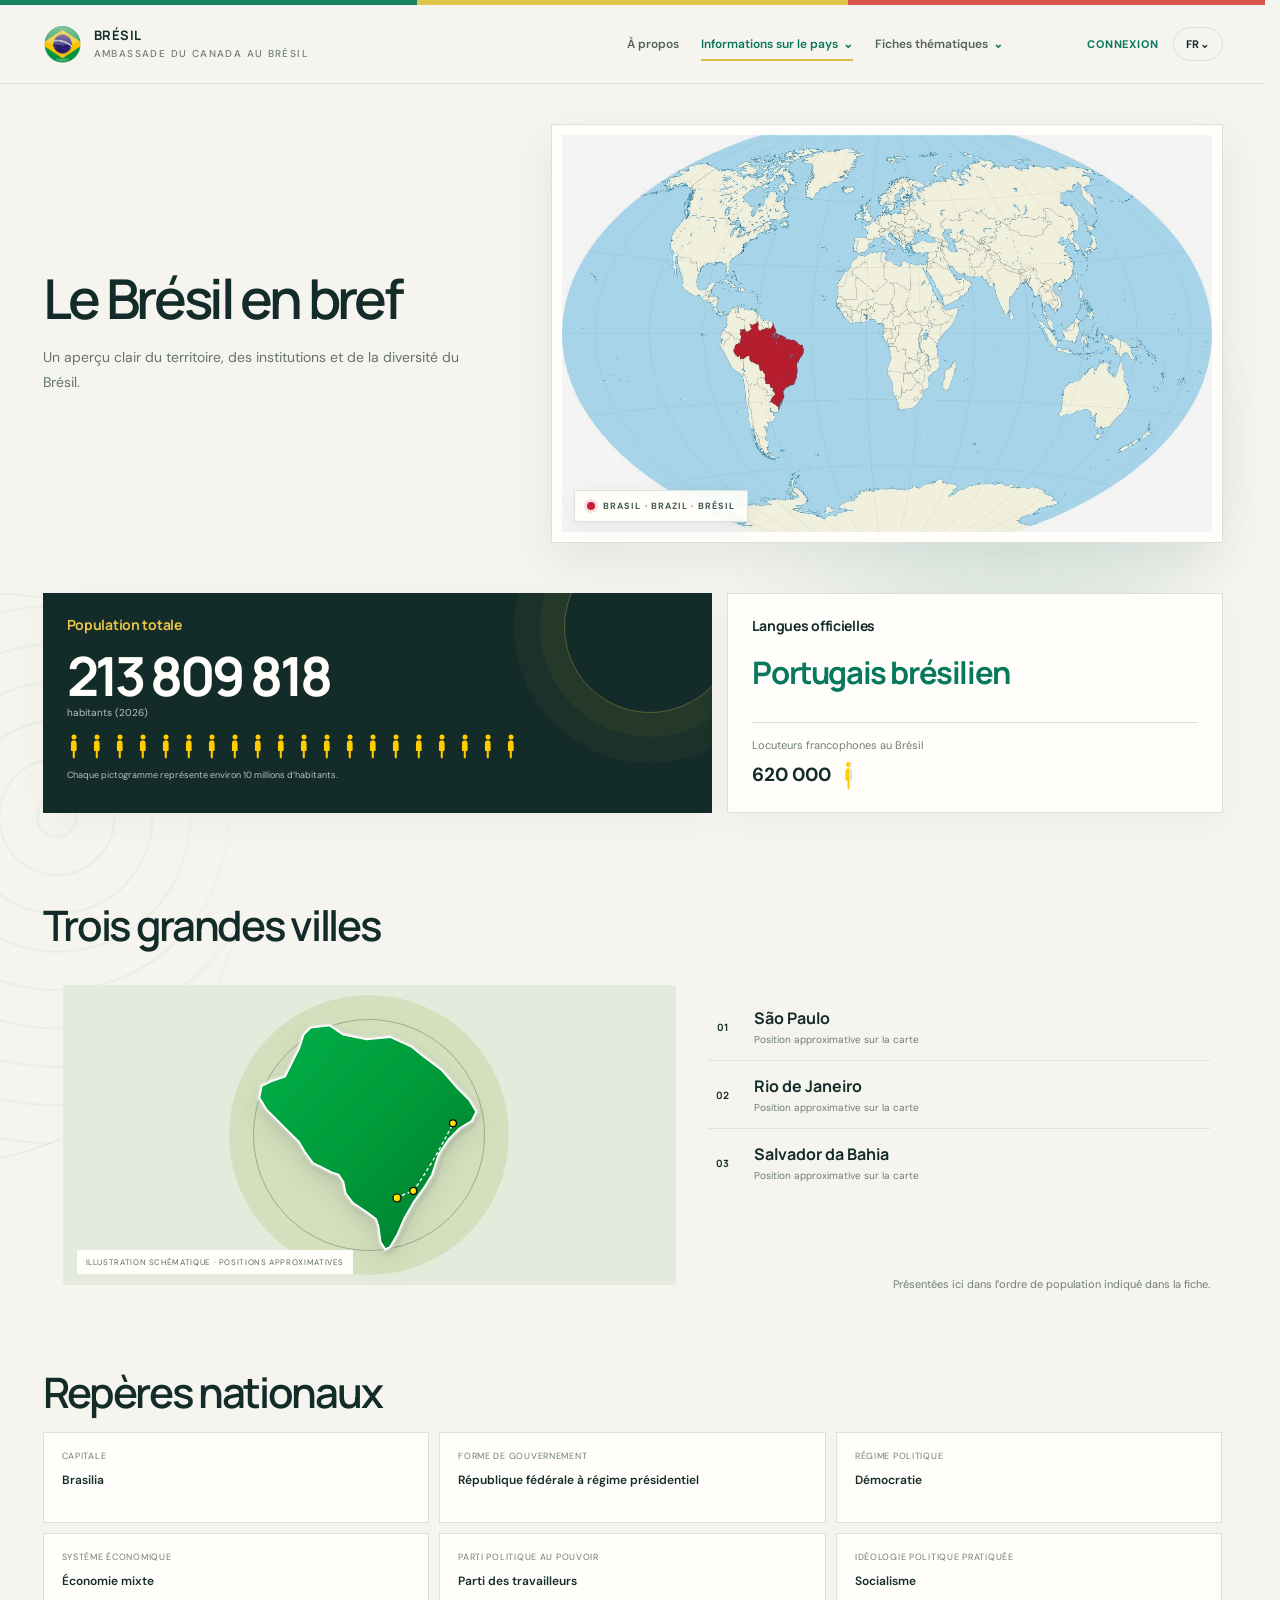
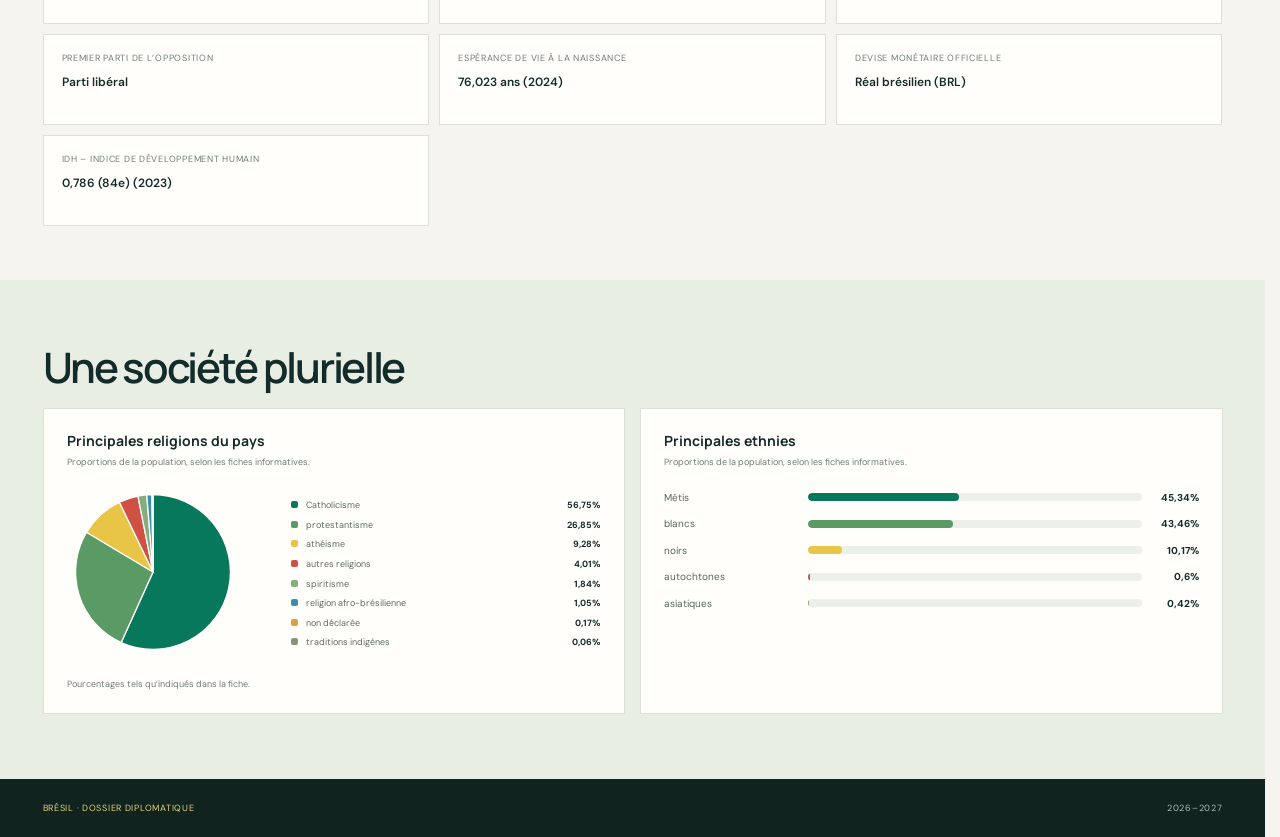
<file: information_sur_le_pays.html>
<!doctype html>
<html lang="fr">
<head>
  <meta charset="utf-8">
  <meta name="viewport" content="width=device-width, initial-scale=1">
  <meta name="theme-color" content="#e9eee5">
  <title>Le Brésil en bref · Brésil</title>
<style>
    @import url('https://fonts.googleapis.com/css2?family=DM+Sans:wght@400;500;600;700&family=Manrope:wght@400;500;600;700;800&display=swap');
    :root{--ink:#142c29;--muted:#6f7e78;--paper:#f5f4ef;--white:#fffefa;--green:#08785c;--lime:#c9df75;--red:#cf5146;--line:#dce1d8;--gold:#e8b64d;--shadow:0 24px 70px #183b3012}
    *{box-sizing:border-box}html{scroll-behavior:smooth;scroll-padding-top:90px}body{margin:0;background:var(--paper);color:var(--ink);font-family:'DM Sans',sans-serif}a{color:inherit}button{font:inherit}.serif{font-family:'Manrope',sans-serif;letter-spacing:-.055em} .wrap{width:min(1180px,calc(100% - 48px));margin:auto}
    .topline{height:5px;background:linear-gradient(90deg,#13845e 0 33%,#dfc54a 33% 67%,#d95649 67%)}
    .auth-actions{display:flex;align-items:center;gap:10px}.login-link{border:0;background:none;color:var(--green);font-size:11px;font-weight:700;letter-spacing:.08em;text-transform:uppercase;cursor:pointer;padding:10px 4px}.profile-button{display:none;width:38px;height:38px;border:1px solid var(--line);background:var(--white);color:var(--green);border-radius:50%;cursor:pointer;font:700 13px 'Manrope';box-shadow:0 4px 14px #183b3010}.profile-button.visible{display:grid;place-items:center}
    .overlay{position:fixed;inset:0;z-index:60;background:#10231f99;backdrop-filter:blur(7px);display:none;align-items:center;justify-content:center;padding:20px}.overlay.open{display:flex}.dialog{width:min(460px,100%);background:var(--paper);padding:34px;position:relative;box-shadow:0 28px 100px #07151055;animation:appear .24s ease both}.dialog .kicker{margin-bottom:12px}.dialog h2{font-size:34px;margin:0 0 10px}.dialog-copy{color:var(--muted);font-size:12px;line-height:1.7;margin:0 0 24px}.close-dialog{position:absolute;right:18px;top:18px;border:1px solid var(--line);background:transparent;color:var(--ink);width:34px;height:34px;border-radius:50%;cursor:pointer;font-size:17px}.field{display:block;margin:17px 0}.field span{display:block;font-size:10px;font-weight:700;text-transform:uppercase;letter-spacing:.12em;margin-bottom:8px}.field input{width:100%;padding:13px 14px;border:1px solid var(--line);background:var(--white);font:13px 'DM Sans';color:var(--ink);outline:none}.field input:focus{border-color:var(--green);box-shadow:0 0 0 3px #08785c18}.dialog-submit{width:100%;margin-top:8px;border:0;background:var(--green);color:white;padding:14px;text-transform:uppercase;letter-spacing:.1em;font-size:10px;font-weight:700;cursor:pointer}.portal-dialog{width:min(880px,100%);max-height:min(88vh,850px);overflow:auto;padding:44px}.portal-top{display:flex;justify-content:space-between;align-items:center;margin-bottom:28px;padding-right:44px}.portal-top h2{margin:8px 0 0}.service-grid{display:grid;grid-template-columns:repeat(3,1fr);gap:13px}.service-card{border:1px solid var(--line);background:var(--white);padding:21px;min-height:165px;display:flex;flex-direction:column;align-items:flex-start;text-align:left;cursor:pointer;transition:border-color .2s,transform .2s}.service-card:hover{border-color:var(--green);transform:translateY(-3px)}.service-icon{width:36px;height:36px;border-radius:50%;background:#e9eee5;color:var(--green);display:grid;place-items:center;font-size:16px;margin-bottom:15px}.service-card strong{font:700 13px 'Manrope';margin-bottom:7px}.service-card span:last-child{color:var(--muted);font-size:10px;line-height:1.55}.portal-foot{border-top:1px solid var(--line);margin-top:24px;padding-top:17px;display:flex;justify-content:space-between;align-items:center;color:var(--muted);font-size:10px}.portal-foot button{border:0;background:none;color:var(--green);font-weight:700;cursor:pointer}.toast{position:fixed;bottom:24px;left:50%;transform:translate(-50%,20px);opacity:0;pointer-events:none;z-index:80;background:var(--ink);color:white;padding:13px 18px;font-size:11px;transition:.25s}.toast.show{opacity:1;transform:translate(-50%,0)}@keyframes appear{from{opacity:0;transform:translateY(8px) scale(.99)}to{opacity:1;transform:none}}
    header{position:sticky;top:0;z-index:20;background:#f5f4efeF;backdrop-filter:blur(16px);border-bottom:1px solid #dce1d888}.nav{height:78px;display:flex;align-items:center;justify-content:space-between;gap:24px}.brand{display:flex;gap:12px;align-items:center;text-decoration:none}.brandmark{width:39px;height:39px;border-radius:50%;position:relative;display:block;object-fit:cover;border:1px solid #ffffff80}.brandmark:after{content:'';position:absolute;inset:7px;border:1px solid #ffffff80;border-radius:50%}.brandtext{font:700 13px/1.2 'Manrope',sans-serif;letter-spacing:.04em;text-transform:uppercase}.brandtext small{display:block;color:var(--muted);font:500 10px 'DM Sans';letter-spacing:.14em;margin-top:4px}.links{display:flex;gap:26px;align-items:center}.links a{text-decoration:none;font-size:12px;color:#53635c;font-weight:600;transition:color .2s}.links a:hover{color:var(--green)}.lang{border:1px solid var(--line);background:transparent;padding:9px 12px;border-radius:99px;color:var(--ink);font-size:11px;font-weight:700;letter-spacing:.05em}.lang:focus-visible,a:focus-visible,button:focus-visible{outline:3px solid #d7a932;outline-offset:3px}
    .hero{padding:56px 0 72px;min-height:580px;display:grid;grid-template-columns:1.06fr .94fr;align-items:center;gap:56px}.eyebrow{font-size:10px;text-transform:uppercase;letter-spacing:.2em;color:var(--green);font-weight:700;display:flex;align-items:center;gap:10px}.eyebrow:before{content:'';width:25px;height:2px;background:var(--green)}h1{font:600 clamp(50px,7vw,91px)/.98 'Manrope',sans-serif;letter-spacing:-.075em;margin:23px 0 21px;max-width:700px}h1 span{color:var(--green)}.intro{font-size:15px;line-height:1.8;color:#64736d;max-width:500px}.hero-actions{display:flex;gap:12px;margin-top:30px}.button{padding:13px 18px;text-decoration:none;border-radius:3px;font-size:11px;font-weight:700;letter-spacing:.06em;text-transform:uppercase}.button.primary{background:var(--green);color:white}.button.secondary{border:1px solid var(--line);background:#fff8}.hero-art{position:relative;min-height:415px;border-radius:4px;background:#e5ebdc;overflow:hidden;display:flex;align-items:center;justify-content:center}.hero-art:before{content:'';position:absolute;width:370px;height:370px;border-radius:50%;background:#d5dfbe;top:20px;left:50%;transform:translateX(-50%)}.hero-art:after{content:'';position:absolute;width:300px;height:300px;border-radius:50%;border:1px solid #97ae8e;top:55px;left:50%;transform:translateX(-50%)}.map{position:relative;z-index:1;width:min(90%,470px);filter:drop-shadow(0 15px 16px #35563724)}.seal{position:absolute;bottom:21px;left:22px;background:var(--white);padding:12px 15px;box-shadow:var(--shadow);font-size:9px;letter-spacing:.12em;text-transform:uppercase;color:#586c5c}.seal strong{display:block;font:700 16px 'Manrope';color:var(--ink);letter-spacing:-.03em;margin-top:3px}
    .stats{display:grid;grid-template-columns:repeat(4,1fr);background:var(--white);box-shadow:var(--shadow);padding:25px 12px;margin-top:-30px;position:relative;z-index:2}.stat{padding:5px 24px;border-right:1px solid var(--line)}.stat:last-child{border:0}.stat strong{display:block;font:700 25px 'Manrope';letter-spacing:-.05em;color:var(--green)}.stat span{display:block;font-size:10px;color:var(--muted);margin-top:5px}
    section{padding:108px 0}.section-head{display:flex;align-items:end;justify-content:space-between;gap:25px;margin-bottom:42px}.kicker{color:var(--green);font-weight:700;text-transform:uppercase;letter-spacing:.18em;font-size:10px}h2{font:600 clamp(34px,5vw,57px)/1.05 'Manrope';letter-spacing:-.06em;margin:12px 0 0}.section-note{max-width:350px;color:var(--muted);font-size:12px;line-height:1.7}.overview{background:#e9eee5}.fact-layout{display:grid;grid-template-columns:1.25fr .75fr;gap:22px}.panel{background:var(--white);padding:29px;box-shadow:0 10px 32px #183b3008}.panel h3{font:700 15px 'Manrope';margin:0 0 22px}.facts{display:grid;grid-template-columns:1fr 1fr;gap:0 26px}.fact{padding:14px 0;border-bottom:1px solid var(--line)}.fact label{display:block;color:var(--muted);font-size:9px;text-transform:uppercase;letter-spacing:.11em;margin-bottom:7px}.fact strong{font-size:13px;line-height:1.5}.compare{display:grid;gap:0}.compare-row{display:grid;grid-template-columns:1fr 1fr;border-bottom:1px solid var(--line);padding:12px 0;font-size:11px;line-height:1.5;gap:15px}.compare-row.header{font-size:9px;text-transform:uppercase;letter-spacing:.12em;color:var(--green);font-weight:700}.compare-row span:first-child{color:var(--muted)}.micro-label{color:var(--muted);font-size:9px;text-transform:uppercase;letter-spacing:.12em;margin:23px 0 12px}.population{display:flex;align-items:center;gap:14px}.population b{font:700 28px 'Manrope';letter-spacing:-.05em}.population span{font-size:10px;color:var(--muted)}.population .bar{height:5px;flex:1;background:#e4e9df;position:relative}.population .bar i{display:block;height:100%;background:var(--green);width:68%}.religion{display:flex;gap:22px;align-items:center}.donut{width:128px;height:128px;flex:none;border-radius:50%;background:conic-gradient(#08785c 0 56.75%,#bdd66c 56.75% 83.6%,#e9b64a 83.6% 92.88%,#cf5146 92.88% 100%);display:grid;place-items:center}.donut:after{content:'Brésil';width:77px;height:77px;border-radius:50%;background:var(--white);display:grid;place-items:center;font:700 12px 'Manrope'}.legend{display:grid;gap:9px;font-size:10px;color:#63716a}.legend i{display:inline-block;width:7px;height:7px;border-radius:50%;margin-right:8px}.legend b{color:var(--ink);margin-left:5px}
    .issues{background:var(--ink);color:#f8f6ee;overflow:hidden}.issues .kicker{color:var(--lime)}.issues .section-note{color:#aebbb3}.issues .section-head{margin-bottom:34px}.issue-stage{height:440px;position:relative;display:flex;align-items:center;justify-content:center;overflow:hidden;touch-action:pan-y;outline:none}.issue-line{position:absolute;left:40px;top:50%;height:310px;width:1px;background:#f8f6ee30;transform:translateY(-50%)}.issue-line:after{content:'';position:absolute;left:-2px;top:50%;width:5px;height:5px;border-radius:50%;background:var(--lime);box-shadow:0 -142px #f8f6ee42,0 142px #f8f6ee42}.issue-list{width:min(840px,calc(100% - 150px));height:100%;position:relative;display:grid;place-items:center}.issue-card{position:absolute;width:100%;padding:26px 0;opacity:.18;transform:translateY(var(--y)) scale(.82);filter:blur(1px);transition:transform .72s cubic-bezier(.2,.75,.2,1),opacity .55s ease,filter .55s ease;pointer-events:none}.issue-card.active{opacity:1;transform:translateY(0) scale(1);filter:none}.issue-card h3{font:600 clamp(24px,3.7vw,40px)/1.12 'Manrope';letter-spacing:-.05em;margin:13px 0}.issue-card p{font-size:13px;line-height:1.8;color:#bac6bd;max-width:680px;margin:0}.issue-num{font:700 10px 'DM Sans';letter-spacing:.17em;color:var(--lime)}.issue-controls{display:flex;align-items:center;justify-content:space-between;border-top:1px solid #ffffff24;padding-top:17px}.issue-hint{font-size:10px;letter-spacing:.08em;color:#aebbb3;text-transform:uppercase}.arrows{display:flex;gap:8px}.arrows button{width:38px;height:38px;border:1px solid #ffffff40;border-radius:50%;background:none;color:white;cursor:pointer;transition:.2s}.arrows button:hover{background:var(--lime);border-color:var(--lime);color:var(--ink)}.dots{display:flex;gap:8px;margin-right:auto;margin-left:24px}.dots button{border:0;background:#ffffff45;width:5px;height:5px;border-radius:10px;padding:0;cursor:pointer}.dots button.active{width:22px;background:var(--lime)}
    .leader{display:grid;grid-template-columns:.72fr 1.28fr;background:#e8eee6}.portrait{min-height:410px;background:var(--green);position:relative;overflow:hidden;display:grid;place-items:center}.portrait .orb{width:275px;height:275px;border:1px solid #ffffff5c;border-radius:50%;display:grid;place-items:center;color:var(--lime);font:700 88px 'Manrope';letter-spacing:-.1em;position:relative}.portrait .orb:before,.portrait .orb:after{content:'';position:absolute;border:1px solid #ffffff30;border-radius:50%;inset:18px}.portrait .orb:after{inset:-22px}.portrait-label{position:absolute;bottom:23px;left:26px;color:#d4e5d9;font-size:9px;text-transform:uppercase;letter-spacing:.18em}.leader-info{padding:53px 8vw 44px 56px}.leader-info h2{font-size:44px}.leader-info .role{color:var(--green);font-size:11px;font-weight:700;margin:12px 0 30px}.leader-grid{display:grid;grid-template-columns:1fr 1fr;gap:0 25px}.leader-grid .fact strong{font-size:12px}.leader-grid .fact.wide{grid-column:1/-1}
    .sources{background:var(--white)}.source-grid{display:grid;grid-template-columns:1fr 1fr;gap:0 36px}.source{padding:17px 0;border-bottom:1px solid var(--line);display:flex;gap:16px;text-decoration:none}.source em{font-style:normal;color:var(--green);font:700 10px 'Manrope'}.source span{font-size:11px;line-height:1.5}.source small{display:block;color:var(--muted);font-size:9px;margin-top:5px;overflow-wrap:anywhere}.team{margin-top:52px;border-top:1px solid var(--line);padding-top:25px;color:var(--muted);font-size:10px}.team strong{color:var(--ink)}.about{background:#e9eee5}.about-layout{display:grid;grid-template-columns:1.35fr .65fr;gap:22px}.team-cards{display:grid;grid-template-columns:repeat(3,1fr);gap:12px}.team-card{background:var(--white);padding:22px 18px;min-height:190px;box-shadow:0 10px 32px #183b3008}.team-initial{width:39px;height:39px;display:grid;place-items:center;border-radius:50%;background:var(--green);color:white;font:700 13px 'Manrope';margin-bottom:19px}.team-card h3{font:700 14px 'Manrope';margin:0 0 7px}.team-card .job{font-size:10px;color:var(--green);font-weight:700;line-height:1.45;margin-bottom:13px}.team-card a{display:block;text-decoration:none;font-size:9px;color:var(--muted);margin-top:6px;overflow-wrap:anywhere}.contact-card{background:var(--ink);color:#f5f4ef;padding:27px;position:relative;overflow:hidden}.contact-card:after{content:'✳';position:absolute;right:-12px;top:-34px;color:#ffffff0b;font-size:145px}.contact-card h3{position:relative;z-index:1;font:700 15px 'Manrope';margin:0 0 6px}.contact-card p{position:relative;z-index:1;color:#aebbb3;font-size:10px;line-height:1.55;margin:0 0 20px}.contact-line{position:relative;z-index:1;padding:13px 0;border-top:1px solid #ffffff25}.contact-line small{display:block;color:#aebbb3;font-size:8px;text-transform:uppercase;letter-spacing:.13em;margin-bottom:5px}.contact-line strong,.contact-line a{font-size:11px;color:#fff;text-decoration:none;overflow-wrap:anywhere}.fiction-note{font-size:9px!important;color:var(--lime)!important;margin-top:19px!important}footer{padding:23px 0;background:#10231f;color:#aebbb3;font-size:9px;letter-spacing:.08em}.footer-inner{display:flex;justify-content:space-between}
    @media(max-width:850px){.links{gap:13px}.links a{font-size:10px}.hero{gap:25px}.hero-art{min-height:345px}.fact-layout{grid-template-columns:1fr}.leader{grid-template-columns:.65fr 1.35fr}.leader-info{padding:40px 30px}.stat{padding:5px 14px}.about-layout{grid-template-columns:1fr}}
    @media(max-width:650px){.wrap{width:min(100% - 34px,1180px)}.nav{height:66px;gap:8px}.brandtext{font-size:10px}.brandtext small{font-size:8px;letter-spacing:.09em}.brandmark{width:35px;height:35px}.links{display:none}.auth-actions{gap:6px}.login-link{font-size:9px;letter-spacing:.04em;padding:8px 2px}.profile-button{width:33px;height:33px}.lang{padding:8px 9px;font-size:10px}.hero{padding:50px 0 50px;grid-template-columns:1fr;gap:28px}.hero h1{font-size:60px}.hero-art{min-height:300px}.stats{grid-template-columns:1fr 1fr;padding:16px 8px;margin-top:-16px}.stat{padding:12px 14px;border-bottom:1px solid var(--line)}.stat:nth-child(2){border-right:0}.stat:nth-child(3),.stat:nth-child(4){border-bottom:0}.stat strong{font-size:21px}section{padding:76px 0}.section-head{display:block;margin-bottom:30px}.section-note{margin-top:15px}.facts{grid-template-columns:1fr 1fr;gap:0 14px}.panel{padding:21px}.religion{gap:15px}.donut{width:105px;height:105px}.donut:after{width:64px;height:64px}.issue-stage{height:405px}.issue-line{left:5px}.issue-list{width:calc(100% - 55px);margin-left:30px}.issue-card{transform:translateY(var(--y)) scale(.8)}.issue-card h3{font-size:27px}.issue-card p{font-size:12px}.issue-hint{font-size:8px}.leader{grid-template-columns:1fr}.portrait{min-height:275px}.portrait .orb{width:175px;height:175px;font-size:57px}.leader-info{padding:34px 23px}.leader-info h2{font-size:36px}.leader-grid{gap:0 12px}.source-grid{grid-template-columns:1fr}.footer-inner{gap:12px;flex-direction:column}.portal-dialog{padding:32px 22px}.service-grid{grid-template-columns:1fr 1fr;gap:9px}.service-card{padding:15px;min-height:150px}.service-card strong{font-size:11px}.portal-top h2{font-size:28px}.dialog{padding:29px 23px}.portal-dialog{padding:34px 22px}.portal-foot{gap:12px}.portal-foot span{overflow-wrap:anywhere}.team-cards{grid-template-columns:1fr}.team-card{min-height:0}.contact-card{padding:24px}}
    @media(prefers-reduced-motion:reduce){html{scroll-behavior:auto}*,*:before,*:after{transition-duration:.01ms!important;animation-duration:.01ms!important}}

    .country-intro{padding:58px 0 8px;background:var(--surface-green)}.country-intro h1{font:600 clamp(42px,6vw,69px)/1.02 'Manrope';letter-spacing:-.07em;margin:14px 0 13px;max-width:720px}.country-intro p{max-width:650px;color:#64736d;font-size:14px;line-height:1.95;margin:0}.intro-heading{display:flex;align-items:flex-start;justify-content:space-between;gap:28px;min-height:132px}.intro-title{min-width:0;align-self:flex-end}.intro-title .kicker{margin:0}.intro-title h1{font:600 clamp(29px,4vw,42px)/1.05 'Manrope';letter-spacing:-.055em;margin:8px 0 0;max-width:none}.intro-heading>p{max-width:460px;margin:0 0 4px;text-align:right;align-self:flex-start}.country-intro + .profile-section{padding-top:12px}.profile-section{padding:24px 0 52px}.profile-section + .profile-section{padding-top:30px}.population-language{display:grid;grid-template-columns:1.15fr .85fr;gap:15px}.profile-card{background:var(--white);border:1px solid var(--line);padding:22px 24px;box-shadow:0 10px 32px #183b3008}.profile-card h2,.profile-card h3{font:700 14px 'Manrope';letter-spacing:-.02em;margin:0}.population-card{background:var(--ink);color:#fffefa;border:0;position:relative;overflow:hidden}.population-card:after{content:'';position:absolute;right:-24px;top:-52px;width:170px;height:170px;border:1px solid #e8c54755;border-radius:50%;box-shadow:0 0 0 24px #e8c5470c,0 0 0 50px #e8c54708}.population-card h2{color:#e8c547;position:relative;z-index:1}.population-number{position:relative;z-index:1;font:700 clamp(34px,4.4vw,54px)/1 'Manrope';letter-spacing:-.065em;margin:14px 0 4px}.population-date{position:relative;z-index:1;color:#b7c4bb;font-size:10px}.people-grid{position:relative;z-index:1;display:grid;grid-template-columns:repeat(20,14px);grid-auto-rows:25px;gap:4px 9px;margin-top:15px}.people-grid svg{width:14px;height:25px;fill:#ffcc00}.speaker-count{display:flex;align-items:center;gap:10px;margin-top:5px}.language-detail .speaker-count strong{display:inline-block;font-size:19px;margin:0}.half-person{width:16px;height:29px;overflow:visible}.people-note{position:relative;z-index:1;margin-top:10px;color:#b7c4bb;font-size:9px;line-height:1.5}.language-card{display:flex;flex-direction:column;justify-content:space-between}.language-name{font:700 clamp(21px,2.8vw,31px)/1.15 'Manrope';letter-spacing:-.045em;color:var(--green);margin:20px 0}.language-detail{padding-top:14px;border-top:1px solid var(--line);color:var(--muted);font-size:11px;line-height:1.6}.language-detail strong{display:block;color:var(--ink);font-size:14px;margin-top:3px}
.profile-section-heading{display:flex;align-items:end;justify-content:space-between;gap:24px;margin:0 0 18px}.profile-section-heading h2{font:600 clamp(29px,4vw,42px)/1.05 'Manrope';letter-spacing:-.055em;margin:8px 0 0}.profile-section-heading p{max-width:460px;color:var(--muted);font-size:11px;line-height:1.65;margin:0}.cities-card{display:grid;grid-template-columns:1.1fr .9fr;gap:24px;align-items:center;background:var(--surface-green);padding:20px}.map-frame{min-height:300px;background:#e5ebdc;border-radius:3px;position:relative;overflow:hidden;display:grid;place-items:center}.map-frame:before{content:'';position:absolute;width:280px;height:280px;border-radius:50%;background:#d5dfbe;left:50%;top:50%;transform:translate(-50%,-50%)}.map-frame:after{content:'';position:absolute;width:230px;height:230px;border-radius:50%;border:1px solid #97ae8e;left:50%;top:50%;transform:translate(-50%,-50%)}.brazil-map{position:relative;z-index:1;height:280px;width:auto;max-width:92%;filter:drop-shadow(0 12px 13px #35563724)}.map-city-marker{cursor:pointer;outline:none}.map-city-marker:focus .marker-visible{stroke:#fff;stroke-width:4}.map-tooltip{position:absolute;z-index:4;left:0;top:0;opacity:0;visibility:hidden;transform:translateY(4px);transition:opacity .16s ease,transform .16s ease;pointer-events:none;background:var(--ink);color:#fffefa;padding:8px 11px;border:1px solid #e8c547;border-radius:2px;font:600 10px 'DM Sans',sans-serif;white-space:nowrap;box-shadow:0 8px 22px #142c2933}.map-tooltip.visible{opacity:1;visibility:visible;transform:translateY(0)}.map-caption{position:absolute;bottom:11px;left:14px;z-index:2;padding:7px 9px;background:#fffefa;color:#586c5c;font-size:8px;letter-spacing:.08em;text-transform:uppercase}.city-list-panel{align-self:stretch;display:flex;flex-direction:column;justify-content:center;min-width:0;position:relative;left:8px;top:8px}.city-list{list-style:none;margin:0;padding:0}.city-list li{display:grid;grid-template-columns:34px 1fr;align-items:center;gap:12px;padding:14px 0;border-bottom:1px solid #142c2917}.city-list li:last-child{border-bottom:0}.city-number{width:29px;height:29px;display:grid;place-items:center;border-radius:50%;background:var(--yellow);color:var(--ink);font:700 10px 'Manrope'}.city-list strong{font:700 13px 'Manrope'}.city-list small{display:block;color:var(--muted);font-size:9px;margin-top:3px}.facts-section{padding:5px 0 54px}.fact-grid{display:grid;grid-template-columns:repeat(3,1fr);gap:10px}.fact-tile{background:var(--white);border:1px solid var(--line);padding:17px 18px;min-height:91px}.fact-tile span{display:block;color:var(--muted);font-size:9px;line-height:1.45;text-transform:uppercase;letter-spacing:.08em;margin-bottom:8px}.fact-tile strong{display:block;font-size:12px;line-height:1.55;font-weight:600}.culture-section{background:#e9eee5;padding:57px 0 65px}.culture-grid{display:grid;grid-template-columns:1fr 1fr;gap:15px}.chart-card{background:var(--white);padding:22px 23px;border:1px solid #dce1d8;min-width:0}.chart-card h3{font:700 14px 'Manrope';margin:0}.chart-card .chart-note{font-size:9px;color:var(--muted);margin:6px 0 18px}.pie-layout{display:grid;grid-template-columns:minmax(120px, .8fr) 1.2fr;align-items:center;gap:18px}.pie-chart{width:min(100%,172px);aspect-ratio:1;border-radius:50%;background:conic-gradient(var(--pie-stops));box-shadow:inset 0 0 0 1px #142c2914}.pie-legend{list-style:none;display:grid;grid-template-columns:1fr;gap:7px;margin:0;padding:0}.pie-legend li{display:grid;grid-template-columns:8px 1fr auto;align-items:start;gap:7px;font-size:9px;line-height:1.4;color:#5e6d65}.pie-legend i{width:7px;height:7px;border-radius:2px;background:var(--swatch);margin-top:2px}.pie-legend strong{font-size:9px;color:var(--ink);white-space:nowrap}.ethnicity-chart{display:grid;gap:13px;margin-top:23px}.ethnicity-row{display:grid;grid-template-columns:minmax(100px, .8fr) 2fr 47px;align-items:center;gap:10px}.ethnicity-row span{font-size:10px;line-height:1.35;color:#58675f}.ethnicity-row strong{font:700 10px 'DM Sans';text-align:right;color:var(--ink)}.ethnicity-track{height:8px;background:#edf0e9;overflow:hidden;border-radius:5px}.ethnicity-track i{height:100%;display:block;border-radius:5px;background:var(--bar-color)}.source-note{font-size:9px;color:var(--muted);margin:15px 0 0;line-height:1.5}
    @media(max-width:850px){.cities-card{grid-template-columns:1fr .85fr;gap:15px}.fact-grid{grid-template-columns:repeat(2,1fr)}.culture-grid{grid-template-columns:1fr}.chart-card{padding:21px 22px}}
    @media(max-width:650px){.country-intro{padding:43px 0 8px}.country-intro + .profile-section{padding-top:10px}.country-intro h1{font-size:49px}.profile-section{padding:18px 0 37px}.profile-section + .profile-section{padding-top:18px}.population-language{grid-template-columns:1fr;gap:10px}.profile-card{padding:19px}.population-number{font-size:40px}.language-name{margin:16px 0}.profile-section-heading{display:block;margin-bottom:14px}.profile-section-heading p{margin-top:10px}.cities-card{grid-template-columns:1fr;padding:12px;gap:13px}.map-frame{min-height:260px}.brazil-map{height:238px}.city-list{padding:0 7px}.city-list-panel{left:4px;top:5px}.city-order-note{padding:12px 7px 0;font-size:11px}.city-list li{padding:11px 0}.facts-section{padding:0 0 40px}.fact-grid{grid-template-columns:1fr 1fr;gap:8px}.fact-tile{padding:14px;min-height:unset}.culture-section{padding:42px 0 48px}.culture-grid{gap:10px}.chart-card{padding:18px 15px}.pie-layout{grid-template-columns:minmax(110px,.85fr) 1.15fr;gap:12px}.pie-chart{width:min(100%,145px)}.pie-legend{gap:6px}.pie-legend li{font-size:8px;gap:5px}.pie-legend strong{font-size:8px}.ethnicity-row{grid-template-columns:minmax(85px,.8fr) 2fr 42px;gap:7px}.ethnicity-row span{font-size:9px}}
    @media(max-width:390px){.fact-grid{grid-template-columns:1fr}.pie-layout{grid-template-columns:112px 1fr}.pie-chart{width:112px}.profile-section-heading h2{font-size:30px}}
    /* Global locator feature: the map's rectangular white corners blend into this card. */
    .country-intro{padding:40px 0 38px}
    .intro-heading{display:grid;grid-template-columns:.82fr 1.18fr;align-items:center;gap:42px;min-height:300px}
    .intro-title{align-self:center}
    .intro-title h1{font:600 clamp(34px,4.6vw,55px)/1.02 'Manrope';letter-spacing:-.06em;margin:0 0 18px;max-width:520px}
    .intro-title p{max-width:430px;color:#64736d;font-size:14px;line-height:1.85;margin:0;text-align:left}
    .intro-heading>.intro-title{min-width:0}
    .world-map-card{position:relative;min-width:0;margin:0;padding:10px;background:#fffefa;border:1px solid #dce1d8;box-shadow:0 18px 45px #183b3012;overflow:hidden}
    .world-map-card img{display:block;width:100%;height:auto;aspect-ratio:1280/782;object-fit:contain}
    .world-map-card figcaption{position:absolute;left:22px;bottom:20px;display:flex;align-items:center;gap:8px;padding:9px 12px;background:#fffefaef;border:1px solid #dce1d8;color:#43574e;font-size:9px;font-weight:700;letter-spacing:.12em;text-transform:uppercase;box-shadow:0 5px 18px #183b3012}
    .map-caption-dot{width:8px;height:8px;background:#c91f36;border-radius:50%;box-shadow:0 0 0 3px #c91f3620}
    @media(max-width:650px){.country-intro{padding:32px 0 24px}.intro-heading{grid-template-columns:1fr;gap:22px;min-height:0}.intro-title h1{font-size:clamp(36px,10vw,49px);margin-bottom:10px}.intro-title p{font-size:13px;line-height:1.7}.world-map-card{padding:6px}.world-map-card figcaption{left:13px;bottom:13px;padding:7px 9px;font-size:8px}}
  </style>
<style>
.brazil-map{transition:filter .28s ease,opacity .28s ease,transform .28s ease}
.map-frame.preview-active .brazil-map{filter:blur(5px) drop-shadow(0 12px 13px #35563724);opacity:.48;transform:scale(.97)}
.city-preview{position:absolute;inset:0;z-index:3;opacity:0;visibility:hidden;transition:opacity .3s ease,visibility .3s;pointer-events:none;background:#142c2922}
.city-preview.visible{opacity:1;visibility:visible}
.city-preview img{position:absolute;inset:0;width:100%;height:100%;object-fit:cover;display:block;filter:saturate(.92);opacity:0;transition:opacity .48s cubic-bezier(.22,.7,.2,1)}
.city-preview img.current{opacity:1}
.city-preview:after{content:"";position:absolute;inset:45% 0 0;background:linear-gradient(transparent,#10271fbd)}
.city-preview-label{position:absolute;z-index:1;left:18px;bottom:18px;color:#fffefa;font:600 21px/1.2 "Manrope",sans-serif;text-shadow:0 2px 12px #142c2999}
.city-list li{cursor:pointer;transition:background .2s ease,padding .2s ease}
.city-list li:hover{background:#e8eddf;padding-left:8px;padding-right:8px}
.city-list strong{font:700 16px "Manrope"}
.city-list small{font-size:10px;margin-top:4px}.city-order-note{max-width:460px;margin:auto 0 0 auto;text-align:right;color:var(--muted);font-size:11px;line-height:1.65;padding-top:14px}
.pie-chart{position:relative;overflow:visible;background:none;box-shadow:none}.pie-chart svg{width:100%;height:100%;overflow:visible}.pie-sector{cursor:pointer;transform-box:fill-box;transform-origin:center;transition:transform .22s cubic-bezier(.2,.75,.2,1),filter .22s ease;stroke:#fffefa;stroke-width:1.5;outline:none}.pie-sector:hover,.pie-sector:focus,.pie-sector.active{transform:scale(1.1);filter:brightness(1.08);stroke-width:2.5}.pie-tooltip{position:absolute;z-index:5;left:50%;top:50%;transform:translate(-50%,-50%);max-width:90%;padding:8px 10px;background:var(--ink);color:#fffefa;border:1px solid #e8c547;font:600 10px/1.35 'DM Sans',sans-serif;text-align:center;box-shadow:0 6px 18px #142c2933;opacity:0;visibility:hidden;pointer-events:none;transition:opacity .16s ease}.pie-tooltip.visible{opacity:1;visibility:visible}
@media(max-width:650px){.intro-heading{display:flex;flex-direction:column;min-height:0;gap:22px}.intro-heading>p{align-self:flex-end;max-width:92%;margin:0;text-align:right}.intro-title{align-self:flex-start}.intro-title h1{font-size:clamp(29px,8vw,38px);margin-top:8px}.city-preview-label{font-size:18px}}
</style>
  <link rel="stylesheet" href="css/site-shell.css?v=nav-content-3">
</head>
<body>
  <div class="topline"></div>
  <script src="js/site-shell.js?v=nav-content-3" data-part="header"></script>
  <div class="overlay" id="loginOverlay" role="presentation"><section class="dialog" role="dialog" aria-modal="true" aria-labelledby="loginTitle"><button class="close-dialog" data-close="loginOverlay" aria-label="Fermer">×</button><div class="kicker" data-t="memberKicker">Espace citoyen</div><h2 id="loginTitle" class="serif" data-t="loginTitle">Bienvenue</h2><p class="dialog-copy" data-t="loginCopy">Connectez-vous pour accéder aux services consulaires et aux démarches de l’ambassade.</p><form id="loginForm"><label class="field"><span data-t="username">Nom d’utilisateur</span><input id="username" autocomplete="username" required></label><label class="field"><span data-t="password">Mot de passe</span><input id="password" type="password" autocomplete="current-password" required></label><button class="dialog-submit" type="submit" data-t="loginSubmit">Se connecter</button></form></section></div>
  <div class="overlay" id="portalOverlay" role="presentation"><section class="dialog portal-dialog" role="dialog" aria-modal="true" aria-labelledby="portalTitle"><button class="close-dialog" data-close="portalOverlay" aria-label="Fermer">×</button><div class="portal-top"><div><div class="kicker" data-t="portalKicker">Services consulaires</div><h2 id="portalTitle" class="serif" data-t="servicesTitle">Comment pouvons-nous vous aider ?</h2></div></div><p class="dialog-copy" data-t="servicesCopy">Choisissez une démarche pour commencer. Cette démonstration présente un aperçu des services de l’ambassade.</p><div class="service-grid" id="serviceGrid"></div><div class="portal-foot"><span id="signedInAs"></span><button id="logout" data-t="logout">Se déconnecter</button></div></section></div><div class="toast" id="toast" role="status"></div>
<main>
    <section class="country-intro"><div class="wrap intro-heading"><div class="intro-title"><h1 data-t="factsTitle">Le Brésil en bref</h1><p data-t="factsNote">Un aperçu clair du territoire, des institutions et de la diversité du Brésil.</p></div><figure class="world-map-card"><img id="worldMap" src="img/city/bresil-map.jpg" alt="World map highlighting Brazil in red"><figcaption><span class="map-caption-dot"></span><span>Brasil · Brazil · Brésil</span></figcaption></figure></div></section>
    <section class="profile-section"><div class="wrap population-language">
      <article class="profile-card population-card"><h2 data-t="populationTitle">Population totale</h2><div class="population-number" id="populationNumber">213 809 818</div><div class="population-date" id="populationDate">habitants · 2026</div><div class="people-grid" id="peopleGrid" role="img" aria-label="Pictogrammes représentant la population"></div><p class="people-note" data-t="populationNote">Chaque pictogramme représente environ 20 millions d’habitants.</p></article>
      <article class="profile-card language-card"><div><h2 data-t="languageTitle">Langues officielles</h2><div class="language-name" id="officialLanguage">Portugais brésilien</div></div><div class="language-detail"><span data-t="languageNote">Locuteurs francophones au Brésil</span><div class="speaker-count"><strong id="frenchSpeakers">620 000</strong><svg class="half-person" viewBox="0 0 50 180" role="img" aria-label="Environ la moitié"><defs><clipPath id="personLeft"><rect x="0" y="0" width="25" height="180"/></clipPath><clipPath id="personRight"><rect x="25" y="0" width="25" height="180"/></clipPath></defs><g clip-path="url(#personLeft)" fill="#ffcc00"><circle cx="25" cy="22" r="18"/><path d="M25 45C12 45 3 54 3 67v48c0 4 3 7 7 7h6v46c0 5 4 8 8 8s7-3 7-8v-46h6c4 0 7-3 7-7V67c0-13-9-22-19-22Z"/></g><g clip-path="url(#personRight)" fill="#dce1d8"><circle cx="25" cy="22" r="18"/><path d="M25 45C12 45 3 54 3 67v48c0 4 3 7 7 7h6v46c0 5 4 8 8 8s7-3 7-8v-46h6c4 0 7-3 7-7V67c0-13-9-22-19-22Z"/></g></svg></div></div></article>
    </div></section>
    <section class="profile-section"><div class="wrap"><div class="profile-section-heading"><div><h2 data-t="citiesTitle">Trois grandes villes</h2></div></div>
    <div class="cities-card"><div class="map-frame"><svg class="brazil-map" xmlns="http://www.w3.org/2000/svg" viewBox="0 0 600 600" role="group" aria-label="Carte schématique du Brésil et villes principales">
        <defs>
          <linearGradient id="brazilGreenGrad" x1="0%" y1="0%" x2="100%" y2="100%"><stop offset="0%" stop-color="#00B049"/><stop offset="50%" stop-color="#009B3A"/><stop offset="100%" stop-color="#007A2D"/></linearGradient>
          <radialGradient id="yellowDot" cx="35%" cy="35%" r="65%"><stop offset="0%" stop-color="#FFF200"/><stop offset="60%" stop-color="#FFDF00"/><stop offset="100%" stop-color="#D4B200"/></radialGradient>
          <filter id="glow" x="-20%" y="-20%" width="140%" height="140%"><feGaussianBlur stdDeviation="3" result="blur"/><feComposite in="SourceGraphic" in2="blur" operator="over"/></filter>
          <filter id="dropShadow" x="-20%" y="-20%" width="140%" height="140%"><feDropShadow dx="2" dy="4" stdDeviation="4" flood-color="#000000" flood-opacity="0.3"/></filter>
        </defs>
        <g filter="url(#dropShadow)">
          <path d="M175 70 L215 65 L245 85 L295 95 L345 90 L390 110 L415 130 L455 160 L490 200 L515 225 L530 250 L520 270 L495 285 L470 310 L450 340 L435 385 L420 410 L395 445 L375 480 L360 515 L345 540 L335 545 L325 530 L320 495 L315 480 L295 465 L265 445 L250 425 L245 400 L235 385 L220 380 L200 370 L180 360 L165 340 L150 315 L125 290 L100 265 L80 245 L65 220 L70 195 L90 185 L120 175 L135 145 L150 115 L160 85 Z" fill="none" stroke="#FFFFFF" stroke-width="8" opacity="0.4" filter="url(#glow)"/>
          <path d="M175 70 L215 65 L245 85 L295 95 L345 90 L390 110 L415 130 L455 160 L490 200 L515 225 L530 250 L520 270 L495 285 L470 310 L450 340 L435 385 L420 410 L395 445 L375 480 L360 515 L345 540 L335 545 L325 530 L320 495 L315 480 L295 465 L265 445 L250 425 L245 400 L235 385 L220 380 L200 370 L180 360 L165 340 L150 315 L125 290 L100 265 L80 245 L65 220 L70 195 L90 185 L120 175 L135 145 L150 115 L160 85 Z" fill="url(#brazilGreenGrad)" stroke="#FFFFFF" stroke-width="4" stroke-linejoin="round" stroke-linecap="round"/>
          <path d="M360 435 Q378 425 395 420 Q439 357 480 275" fill="none" stroke="#FFFFFF" stroke-width="3" stroke-dasharray="5 8" stroke-linecap="round" opacity="0.95"/>
          <g class="map-city-marker" data-city-index="2" tabindex="0" role="button" aria-label="Salvador"><circle class="marker-hit" cx="480" cy="275" r="18" fill="transparent"/><circle class="marker-visible" cx="480" cy="275" r="7.5" fill="url(#yellowDot)" stroke="#000000" stroke-width="2.5"/></g>
          <g class="map-city-marker" data-city-index="1" tabindex="0" role="button" aria-label="Rio de Janeiro"><circle class="marker-hit" cx="395" cy="420" r="18" fill="transparent"/><circle class="marker-visible" cx="395" cy="420" r="7.5" fill="url(#yellowDot)" stroke="#000000" stroke-width="2.5"/></g>
          <g class="map-city-marker" data-city-index="0" tabindex="0" role="button" aria-label="São Paulo"><circle class="marker-hit" cx="360" cy="435" r="18" fill="transparent"/><circle class="marker-visible" cx="360" cy="435" r="8.5" fill="url(#yellowDot)" stroke="#000000" stroke-width="2.5"/></g>
        </g>
      </svg><span class="map-caption" data-t="mapCaption">Illustration schématique · positions approximatives</span><div class="map-tooltip" id="mapTooltip" role="tooltip"></div><div class="city-preview" id="cityPreview" aria-hidden="true"><img id="cityPreviewImage" class="current" alt=""><img id="cityPreviewImageNext" alt=""><span class="city-preview-label" id="cityPreviewLabel"></span></div></div><div class="city-list-panel"><ol class="city-list" id="cityList"></ol><p class="city-order-note" data-t="cityOrderNote">Présentées ici dans l’ordre de population indiqué dans la fiche.</p></div></div>
    </div></section>
    <section class="facts-section"><div class="wrap"><div class="profile-section-heading"><div><h2 data-t="factsTitle2">Repères nationaux</h2></div></div><div class="fact-grid" id="factGrid"></div></div></section>
    <section class="culture-section"><div class="wrap"><div class="profile-section-heading"><div><h2 data-t="cultureTitle">Une société plurielle</h2></div></div><div class="culture-grid"><article class="chart-card"><h3 data-t="religionTitle">Principales religions du pays</h3><p class="chart-note" data-t="chartNote">Proportions de la population, selon les fiches informatives.</p><div class="pie-layout"><div class="pie-chart" id="religionPie" role="group" aria-label="Répartition des religions au Brésil"><svg viewBox="0 0 200 200" aria-hidden="true"></svg><div class="pie-tooltip" id="religionTooltip" role="tooltip"></div></div><ul class="pie-legend" id="religionLegend"></ul></div><p class="source-note" id="religionSource"></p></article><article class="chart-card"><h3 data-t="ethnicityTitle">Principales ethnies</h3><p class="chart-note" data-t="chartNote">Proportions de la population, selon les fiches informatives.</p><div class="ethnicity-chart" id="ethnicityChart"></div></article></div></div></section>
  </main>
  <script src="js/site-shell.js?v=nav-content-3" data-part="footer"></script>
  <script>
  const countryData={"fr": {"facts": [["Capitale", "Brasilia"], ["Forme de gouvernement", "République fédérale à régime présidentiel"], ["Régime politique", "Démocratie"], ["Système économique", "Économie mixte"], ["Parti politique au pouvoir", "Parti des travailleurs"], ["Idéologie politique pratiquée", "Socialisme"], ["Premier parti de l’opposition", "Parti libéral"], ["Espérance de vie à la naissance", "76,023 ans (2024)"], ["Devise monétaire officielle", "Réal brésilien (BRL)"], ["IDH – Indice de développement humain", "0,786 (84e) (2023)"]], "population": "213 809 818 habitants (2026)", "cities": ["São Paulo", "Rio de Janeiro", "Salvador da Bahia"], "language": "Portugais brésilien", "frenchSpeakers": "(Nbr de locuteurs francophones : 620 000)", "ethnicities": [{"name": "Métis", "display": "45,34%", "value": 45.34, "color": "#08785c"}, {"name": "blancs", "display": "43,46%", "value": 43.46, "color": "#5a9a64"}, {"name": "noirs", "display": "10,17%", "value": 10.17, "color": "#e8c547"}, {"name": "autochtones", "display": "0,6%", "value": 0.6, "color": "#cf5146"}, {"name": "asiatiques", "display": "0,42%", "value": 0.42, "color": "#86ad7c"}], "religions": [{"name": "Catholicisme", "display": "56,75%", "value": 56.75, "color": "#08785c"}, {"name": "protestantisme", "display": "26,85%", "value": 26.85, "color": "#5a9a64"}, {"name": "athéisme", "display": "9,28%", "value": 9.28, "color": "#e8c547"}, {"name": "autres religions", "display": "4,01%", "value": 4.01, "color": "#cf5146"}, {"name": "spiritisme", "display": "1,84%", "value": 1.84, "color": "#86ad7c"}, {"name": "religion afro-brésilienne", "display": "1,05%", "value": 1.05, "color": "#398db4"}, {"name": "non déclarée", "display": "0,17%", "value": 0.17, "color": "#d6a33f"}, {"name": "traditions indigènes", "display": "0,06%", "value": 0.06, "color": "#84947f"}]}, "en": {"facts": [["Capital", "Brasilia"], ["Form of government", "Federal presidential republic"], ["Political system", "Democracy"], ["Economic system", "Mixed economy"], ["Political party in power", "Workers' Party"], ["Political ideology practiced", "Socialism"], ["Main opposition party", "Liberal Party"], ["Life expectancy at birth", "76.023 years (2024)"], ["Official currency", "Brazilian real (BRL)"], ["HDI – Human Development Index", "0.786 (84th) (2023)"]], "population": "213,809,818 inhabitants (2026)", "cities": ["São Paulo", "Rio de Janeiro", "Salvador da Bahia"], "language": "Brazilian Portuguese", "frenchSpeakers": "(Number of French speakers: 620,000)", "ethnicities": [{"name": "Mixed-race/Pardo", "display": "45.34%", "value": 45.34, "color": "#08785c"}, {"name": "White", "display": "43.46%", "value": 43.46, "color": "#5a9a64"}, {"name": "Black", "display": "10.17%", "value": 10.17, "color": "#e8c547"}, {"name": "Indigenous", "display": "0.6%", "value": 0.6, "color": "#cf5146"}, {"name": "Asian", "display": "0.42%", "value": 0.42, "color": "#86ad7c"}], "religions": [{"name": "Catholicism", "display": "56.75%", "value": 56.75, "color": "#08785c"}, {"name": "Protestantism", "display": "26.85%", "value": 26.85, "color": "#5a9a64"}, {"name": "Atheism", "display": "9.28%", "value": 9.28, "color": "#e8c547"}, {"name": "Other religions", "display": "4.01%", "value": 4.01, "color": "#cf5146"}, {"name": "Spiritism", "display": "1.84%", "value": 1.84, "color": "#86ad7c"}, {"name": "Afro-Brazilian religions", "display": "1.05%", "value": 1.05, "color": "#398db4"}, {"name": "Undeclared", "display": "0.17%", "value": 0.17, "color": "#d6a33f"}, {"name": "Indigenous traditions", "display": "0.06%", "value": 0.06, "color": "#84947f"}]}, "pt": {"facts": [["Capital", "Brasília"], ["Forma de governo", "República federativa presidencialista"], ["Regime político", "Democracia"], ["Sistema econômico", "Economia mista"], ["Partido político no poder", "Partido dos Trabalhadores"], ["Ideologia política praticada", "Socialismo"], ["Principal partido de oposição", "Partido Liberal"], ["Expectativa de vida ao nascer", "76,023 anos (2024)"], ["Moeda oficial", "Real brasileiro (BRL)"], ["IDH – Índice de Desenvolvimento Humano", "0,786 (84º) (2023)"]], "population": "213.809.818 habitantes (2026)", "cities": ["São Paulo", "Rio de Janeiro", "Salvador"], "language": "Português brasileiro", "frenchSpeakers": "(Nº de falantes de francês: 620.000)", "ethnicities": [{"name": "Pardos", "display": "45,34%", "value": 45.34, "color": "#08785c"}, {"name": "brancos", "display": "43,46%", "value": 43.46, "color": "#5a9a64"}, {"name": "pretos", "display": "10,17%", "value": 10.17, "color": "#e8c547"}, {"name": "indígenas", "display": "0,6%", "value": 0.6, "color": "#cf5146"}, {"name": "amarelos", "display": "0,42%", "value": 0.42, "color": "#86ad7c"}], "religions": [{"name": "Catolicismo", "display": "56,75%", "value": 56.75, "color": "#08785c"}, {"name": "protestantismo", "display": "26,85%", "value": 26.85, "color": "#5a9a64"}, {"name": "ateísmo/sem religião", "display": "9,28%", "value": 9.28, "color": "#e8c547"}, {"name": "outras religiões", "display": "4,01%", "value": 4.01, "color": "#cf5146"}, {"name": "espiritismo", "display": "1,84%", "value": 1.84, "color": "#86ad7c"}, {"name": "religiões de matriz africana", "display": "1,05%", "value": 1.05, "color": "#398db4"}, {"name": "não declarada", "display": "0,17%", "value": 0.17, "color": "#d6a33f"}, {"name": "tradições indígenas", "display": "0,06%", "value": 0.06, "color": "#84947f"}]}};
  const pageText={"fr": {        "memberKicker": "Espace citoyen", "loginTitle": "Bienvenue", "loginCopy": "Connectez-vous pour accéder aux services consulaires et aux démarches de l’ambassade.", "username": "Nom d’utilisateur", "password": "Mot de passe", "loginSubmit": "Se connecter", "portalKicker": "Services consulaires", "servicesTitle": "Comment pouvons-nous vous aider ?", "servicesCopy": "Choisissez une démarche pour commencer. Cette démonstration présente un aperçu des services de l’ambassade.", "logout": "Se déconnecter", "serviceNotice": "Cette démarche sera bientôt disponible dans votre espace.", "factsKicker": "01 · Profil de la population", "factsTitle": "Le Brésil en bref", "factsNote": "Un aperçu clair du territoire, des institutions et de la diversité du Brésil.", "populationTitle": "Population totale", "populationNote": "Chaque pictogramme représente environ 10 millions d’habitants.", "languageTitle": "Langues officielles", "languageNote": "Locuteurs francophones au Brésil", "citiesKicker": "02 · Territoire", "citiesTitle": "Trois grandes villes", "citiesNote": "São Paulo, Rio de Janeiro et Salvador da Bahia.", "cityOrderNote": "Présentées ici dans l’ordre de population indiqué dans la fiche.", "mapAlt": "Carte schématique du Brésil avec la position approximative des trois grandes villes.", "mapCaption": "Illustration schématique · positions approximatives", "city01": "São Paulo", "city02": "Rio de Janeiro", "city03": "Salvador da Bahia", "factsKicker2": "03 · Institutions", "factsTitle2": "Repères nationaux", "cultureKicker": "04 · Société", "cultureTitle": "Une société plurielle", "religionTitle": "Principales religions du pays", "ethnicityTitle": "Principales ethnies", "chartNote": "Proportions de la population, selon les fiches informatives.",  "services": [["Passeport", "Renouvellement et demande de passeport", "✳"], ["Visa", "Informations et demandes de visa", "◌"], ["Actes d’état civil", "Naissance, mariage et documents officiels", "▤"], ["Assistance consulaire", "Aide aux citoyens brésiliens", "＋"], ["Légalisation", "Authentification de documents", "◇"], ["Rendez-vous", "Prendre rendez-vous avec un service consulaire", "◷"]]}, "en": {        "memberKicker": "Citizen services", "loginTitle": "Welcome", "loginCopy": "Sign in to access consular services and embassy procedures.", "username": "Username", "password": "Password", "loginSubmit": "Sign in", "portalKicker": "Consular services", "servicesTitle": "How can we help you?", "servicesCopy": "Choose a service to get started. This demo offers a preview of embassy services.", "logout": "Sign out", "serviceNotice": "This service will be available in your account soon.", "factsKicker": "01 · Population profile", "factsTitle": "Brazil at a glance", "factsNote": "A clear overview of Brazil’s territory, institutions and diversity.", "populationTitle": "Total population", "populationNote": "Each pictogram represents approximately 10 million people.", "languageTitle": "Official languages", "languageNote": "French speakers in Brazil", "citiesKicker": "02 · Territory", "citiesTitle": "Three major cities", "citiesNote": "São Paulo, Rio de Janeiro and Salvador da Bahia.", "cityOrderNote": "Shown in the population order given in the fact sheet.", "mapAlt": "Schematic map of Brazil showing the approximate locations of its three major cities.", "mapCaption": "Schematic illustration · approximate locations", "city01": "São Paulo", "city02": "Rio de Janeiro", "city03": "Salvador da Bahia", "factsKicker2": "03 · Institutions", "factsTitle2": "National profile", "cultureKicker": "04 · Society", "cultureTitle": "A plural society", "religionTitle": "Major religions", "ethnicityTitle": "Main ethnic groups", "chartNote": "Population proportions, as stated in the fact sheets.",  "services": [["Passport", "Renew or apply for a passport", "✳"], ["Visa", "Visa information and applications", "◌"], ["Civil registry", "Birth, marriage and official records", "▤"], ["Consular assistance", "Support for Brazilian citizens", "＋"], ["Document legalization", "Authenticate official documents", "◇"], ["Appointments", "Book an appointment with consular services", "◷"]]}, "pt": {        "memberKicker": "Área do cidadão", "loginTitle": "Boas-vindas", "loginCopy": "Entre para acessar os serviços consulares e os procedimentos da embaixada.", "username": "Nome de usuário", "password": "Senha", "loginSubmit": "Entrar", "portalKicker": "Serviços consulares", "servicesTitle": "Como podemos ajudar?", "servicesCopy": "Escolha um serviço para começar. Esta demonstração apresenta uma prévia dos serviços da embaixada.", "logout": "Sair", "serviceNotice": "Este serviço estará disponível em sua área em breve.", "factsKicker": "01 · Perfil da população", "factsTitle": "Brasil em resumo", "factsNote": "Uma visão clara do território, das instituições e da diversidade do Brasil.", "populationTitle": "População total", "populationNote": "Cada pictograma representa aproximadamente 10 milhões de pessoas.", "languageTitle": "Línguas oficiais", "languageNote": "Falantes de francês no Brasil", "citiesKicker": "02 · Território", "citiesTitle": "Três grandes cidades", "citiesNote": "São Paulo, Rio de Janeiro e Salvador.", "cityOrderNote": "Apresentadas na ordem populacional indicada na ficha.", "mapAlt": "Mapa esquemático do Brasil com a localização aproximada das três principais cidades.", "mapCaption": "Ilustração esquemática · posições aproximadas", "city01": "São Paulo", "city02": "Rio de Janeiro", "city03": "Salvador", "factsKicker2": "03 · Instituições", "factsTitle2": "Perfil nacional", "cultureKicker": "04 · Sociedade", "cultureTitle": "Uma sociedade plural", "religionTitle": "Principais religiões", "ethnicityTitle": "Principais grupos étnicos", "chartNote": "Proporções da população, conforme as fichas informativas.",  "services": [["Passaporte", "Renovação e solicitação de passaporte", "✳"], ["Visto", "Informações e solicitações de visto", "◌"], ["Registro civil", "Nascimento, casamento e documentos oficiais", "▤"], ["Assistência consular", "Apoio a cidadãos brasileiros", "＋"], ["Legalização de documentos", "Autenticação de documentos oficiais", "◇"], ["Agendamentos", "Marque um horário com os serviços consulares", "◷"]]}};
  const chartColors=['#08785c','#5a9a64','#e8c547','#cf5146','#86ad7c','#398db4','#d6a33f','#84947f'];
  let lang=localStorage.getItem('embassyDemoLanguage')||'fr',signedIn=localStorage.getItem('embassyDemoUser')||'';const $=s=>document.querySelector(s);
  function clean(v){return String(v).replace(/\*+/g,'').replace(/<br\s*\/?>(?=.)/gi,' · ').trim()}
  function populationParts(raw){const m=raw.match(/^([\d\s.,]+)\s*(.*)$/);return m?{number:m[1].trim(),detail:m[2].trim()}:{number:raw,detail:''}}
  function numeric(raw){return Number(String(raw).replace(/[^\d]/g,''))||0}
  function render(){const d=pageText[lang],data=countryData[lang];document.documentElement.lang=lang;document.title=lang==='fr'?'Le Brésil en bref · Brésil':lang==='en'?'Brazil at a glance · Brazil':'Brasil em resumo · Brasil';document.querySelectorAll('[data-t]').forEach(el=>{if(d[el.dataset.t]!==undefined)el.innerHTML=d[el.dataset.t]});$('#lang').textContent=lang.toUpperCase()+'⌄';
  const pop=populationParts(data.population);$('#populationNumber').textContent=pop.number;$('#populationDate').textContent=pop.detail;$('#peopleGrid').innerHTML=Array.from({length:20},()=>'<svg viewBox="0 0 50 180" aria-hidden="true"><circle cx="25" cy="22" r="18"/><path d="M25 45C12 45 3 54 3 67v48c0 4 3 7 7 7h6v46c0 5 4 8 8 8s7-3 7-8v-46h6c4 0 7-3 7-7V67c0-13-9-22-19-22Z"/></svg>').join('');$('#peopleGrid').setAttribute('aria-label',d.populationNote);
  const bits=data.language.split('<br>');$('#officialLanguage').textContent=clean(bits[0]);$('#frenchSpeakers').textContent=clean(data.frenchSpeakers).replace(/^\(?|\)$/g,'').split(':').pop().trim();
  $('#cityList').innerHTML=data.cities.map((city,i)=>`<li><span class="city-number">0${i+1}</span><div><strong>${city}</strong><small>${lang==='fr'?'Position approximative sur la carte':lang==='en'?'Approximate location on map':'Localização aproximada no mapa'}</small></div></li>`).join('');$('.brazil-map').setAttribute('aria-label',d.mapAlt);
  $('#factGrid').innerHTML=data.facts.map(([label,value])=>`<article class="fact-tile"><span>${label}</span><strong>${value}</strong></article>`).join('');
  const religions=data.religions;const religionTotal=religions.reduce((sum,item)=>sum+item.value,0);let angle=-90;const pie=$('#religionPie'),pieSvg=pie.querySelector('svg'),pieTooltip=$('#religionTooltip');pieSvg.innerHTML=religions.map((item,i)=>{const sweep=item.value/religionTotal*360,start=angle,end=angle+sweep;angle=end;const point=a=>[100+90*Math.cos(a*Math.PI/180),100+90*Math.sin(a*Math.PI/180)];const p1=point(start),p2=point(end),large=sweep>180?1:0;const path='M 100 100 L '+p1[0]+' '+p1[1]+' A 90 90 0 '+large+' 1 '+p2[0]+' '+p2[1]+' Z';return '<path class="pie-sector" tabindex="0" role="button" aria-label="'+item.name+': '+item.display+'" data-sector="'+i+'" fill="'+(item.color||chartColors[i%chartColors.length])+'" d="'+path+'"/>'}).join('');pie.setAttribute('aria-label',d.religionTitle+': '+religions.map(x=>x.name+' '+x.display).join(', '));function showPieTooltip(sector){const item=religions[Number(sector.dataset.sector)];if(!item)return;pie.querySelectorAll('.pie-sector').forEach(p=>p.classList.toggle('active',p===sector));pieTooltip.textContent=item.name+' · '+item.display;pieTooltip.classList.add('visible')}function hidePieTooltip(sector){if(sector&&sector.matches(':focus'))return;pie.querySelectorAll('.pie-sector').forEach(p=>p.classList.remove('active'));pieTooltip.classList.remove('visible')}pieSvg.querySelectorAll('.pie-sector').forEach(sector=>{sector.addEventListener('pointerenter',()=>showPieTooltip(sector));sector.addEventListener('pointerleave',()=>hidePieTooltip(sector));sector.addEventListener('focus',()=>showPieTooltip(sector));sector.addEventListener('blur',()=>{pie.querySelectorAll('.pie-sector').forEach(p=>p.classList.remove('active'));pieTooltip.classList.remove('visible')})});$('#religionLegend').innerHTML=religions.map((item,i)=>'<li><i style="--swatch:'+(item.color||chartColors[i%chartColors.length])+'"></i><span>'+item.name+'</span><strong>'+item.display+'</strong></li>').join('');$('#religionSource').textContent=lang==='fr'?'Pourcentages tels qu’indiqués dans la fiche.':lang==='en'?'Percentages as stated in the fact sheet.':'Percentuais conforme apresentados na ficha.';
  $('#ethnicityChart').innerHTML=data.ethnicities.map((item,i)=>`<div class="ethnicity-row"><span>${item.name}</span><div class="ethnicity-track" role="img" aria-label="${item.name}: ${item.display}"><i style="width:${Math.min(item.value,100)}%;--bar-color:${item.color||chartColors[i%chartColors.length]}"></i></div><strong>${item.display}</strong></div>`).join('');
  $('#serviceGrid').innerHTML=d.services.map(([title,copy,icon])=>`<button class="service-card" type="button"><span class="service-icon">${icon}</span><strong>${title}</strong><span>${copy}</span></button>`).join('');$('#serviceGrid').querySelectorAll('button').forEach(b=>b.onclick=()=>toast(d.serviceNotice));$('#loginOpen').style.display=signedIn?'none':'';$('#profileOpen').classList.toggle('visible',!!signedIn);if(signedIn){$('#profileOpen').textContent=signedIn[0].toUpperCase();$('#signedInAs').textContent=(lang==='fr'?'Connecté en tant que ':lang==='en'?'Signed in as ':'Conectado como ')+signedIn}}
  const mapTooltip=$('#mapTooltip'),mapFrame=$('.map-frame');let activeMarker=null;
  function placeMapTooltip(marker,event){const name=countryData[lang].cities[Number(marker.dataset.cityIndex)];if(!name)return;activeMarker=marker;mapTooltip.textContent=name;mapTooltip.classList.add('visible');const frameRect=mapFrame.getBoundingClientRect();let x,y;if(event&&typeof event.clientX==='number'&&event.clientX){x=event.clientX-frameRect.left+12;y=event.clientY-frameRect.top-40}else{const r=marker.getBoundingClientRect();x=r.left-frameRect.left+r.width/2+12;y=r.top-frameRect.top-28}const maxX=mapFrame.clientWidth-mapTooltip.offsetWidth-8;const maxY=mapFrame.clientHeight-mapTooltip.offsetHeight-8;mapTooltip.style.left=Math.max(8,Math.min(x,maxX))+'px';mapTooltip.style.top=Math.max(8,Math.min(y,maxY))+'px'}
  document.querySelectorAll('.map-city-marker').forEach(marker=>{marker.addEventListener('pointerenter',e=>placeMapTooltip(marker,e));marker.addEventListener('pointermove',e=>{if(activeMarker===marker)placeMapTooltip(marker,e)});marker.addEventListener('pointerleave',()=>{if(activeMarker===marker){activeMarker=null;mapTooltip.classList.remove('visible')}});marker.addEventListener('focus',()=>placeMapTooltip(marker));marker.addEventListener('blur',()=>{activeMarker=null;mapTooltip.classList.remove('visible')})});
  function open(id){$('#'+id).classList.add('open');document.body.style.overflow='hidden'}function close(id){$('#'+id).classList.remove('open');document.body.style.overflow=''}let toastTimer;function toast(s){const el=$('#toast');el.textContent=s;el.classList.add('show');clearTimeout(toastTimer);toastTimer=setTimeout(()=>el.classList.remove('show'),2600)}
  $('#lang').onclick=()=>{lang=lang==='fr'?'en':lang==='en'?'pt':'fr';localStorage.setItem('embassyDemoLanguage',lang);render()};$('#loginOpen').onclick=()=>open('loginOverlay');$('#profileOpen').onclick=()=>open('portalOverlay');document.querySelectorAll('[data-close]').forEach(b=>b.onclick=()=>close(b.dataset.close));document.querySelectorAll('.overlay').forEach(o=>o.onclick=e=>{if(e.target===o)close(o.id)});document.addEventListener('keydown',e=>{if(e.key==='Escape')document.querySelectorAll('.overlay.open').forEach(o=>close(o.id))});$('#loginForm').onsubmit=e=>{e.preventDefault();signedIn=$('#username').value.trim();if(!signedIn)return;localStorage.setItem('embassyDemoUser',signedIn);$('#loginForm').reset();close('loginOverlay');render();open('portalOverlay')};$('#logout').onclick=()=>{signedIn='';localStorage.removeItem('embassyDemoUser');close('portalOverlay');render()};window.addEventListener('storage',e=>{if(e.key==='embassyDemoUser'){signedIn=e.newValue||'';render()}if(e.key==='embassyDemoLanguage'){const next=['fr','en','pt'].includes(e.newValue)?e.newValue:'fr';if(lang!==next){lang=next;render()}}});render();
  </script>
<script>
(()=>{const frame=document.querySelector('.map-frame'),list=document.querySelector('#cityList'),preview=document.querySelector('#cityPreview'),images=[document.querySelector('#cityPreviewImage'),document.querySelector('#cityPreviewImageNext')],label=document.querySelector('#cityPreviewLabel');if(!frame||!list||!preview||images.some(image=>!image))return;const photos=['img/city/São-Paulo.jpg','img/city/Rio-de-Janeiro.jpg','img/city/salvador-baiya.jpg'];let currentImage=images[0],request=0;function show(row){const rows=[...list.querySelectorAll('li')],i=rows.indexOf(row);if(i<0||!photos[i])return;const name=row.querySelector('strong')?.textContent||'',target=images.find(image=>image!==currentImage)||images[0],token=++request;target.classList.remove('current');target.onload=()=>{if(token!==request)return;target.classList.add('current');currentImage.classList.remove('current');currentImage=target};target.onerror=()=>{if(token!==request)return;target.classList.add('current');currentImage.classList.remove('current');currentImage=target};target.alt=name;target.src=photos[i];label.textContent=name;preview.classList.add('visible');frame.classList.add('preview-active')}function hide(){request++;preview.classList.remove('visible');frame.classList.remove('preview-active')}list.addEventListener('pointerover',e=>{const row=e.target.closest('li');if(row&&!row.contains(e.relatedTarget))show(row)});list.addEventListener('pointerout',e=>{const row=e.target.closest('li');if(row&&!row.contains(e.relatedTarget))hide()})})();
</script>
</body>
</html>
</file>
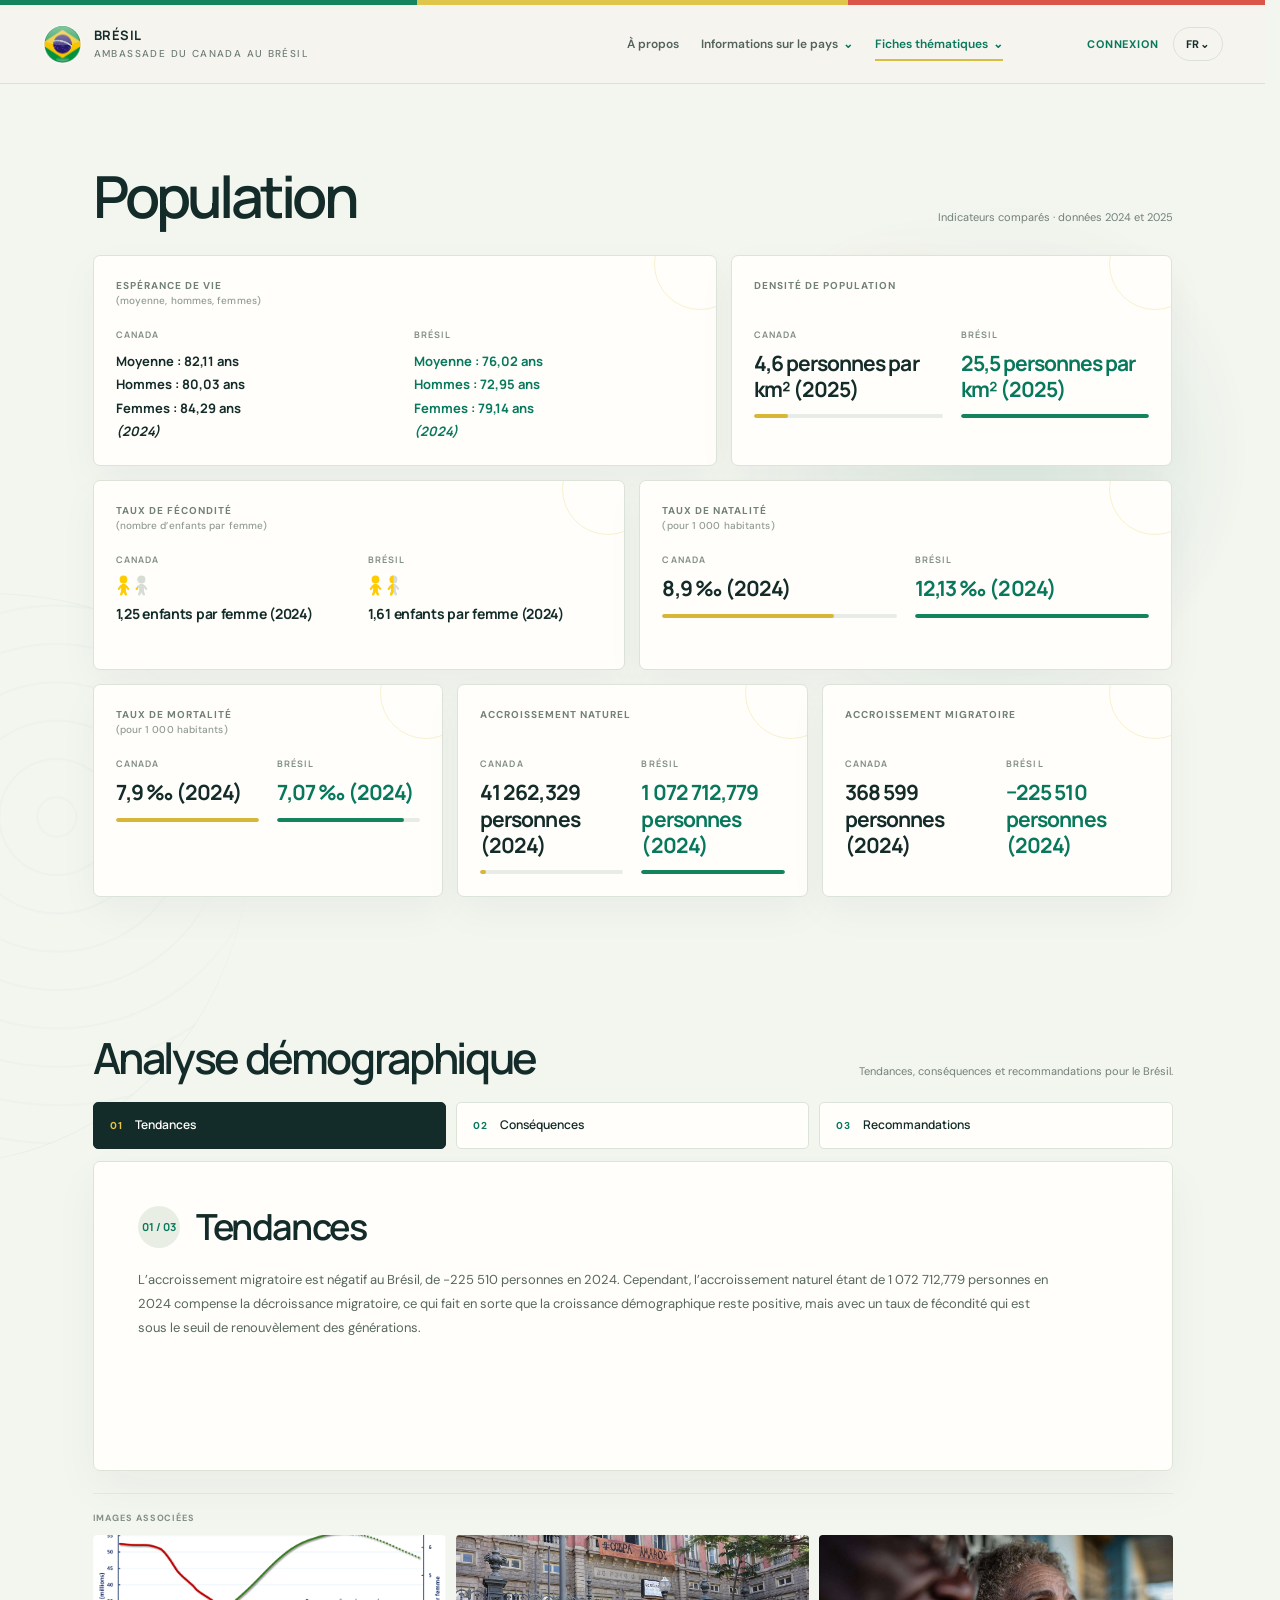
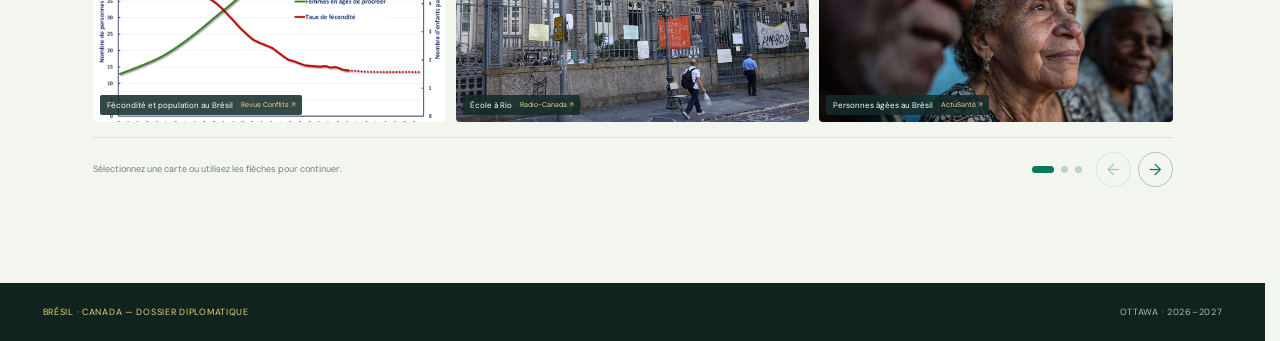
<file: population.html>
<!doctype html>
<html lang="fr">
<head>
<meta charset="utf-8"><meta name="viewport" content="width=device-width, initial-scale=1"><meta name="theme-color" content="#142c29">
<title>Population · Brésil & Canada</title>
<link rel="preconnect" href="https://fonts.googleapis.com"><link rel="preconnect" href="https://fonts.gstatic.com" crossorigin><link href="https://fonts.googleapis.com/css2?family=DM+Sans:wght@400;500;600;700&family=Manrope:wght@400;500;600;700;800&display=swap" rel="stylesheet">
<style>
:root{--ink:#142c29;--green:#08785c;--green-bright:#13845e;--yellow:#e8c547;--gold:#e8b64d;--coral:#cf5146;--paper:#f5f4ef;--surface:#fffefa;--surface-green:#e9eee5;--muted:#6f7e78;--line:#dce1d8;--shadow:0 24px 70px #183b3012}
*{box-sizing:border-box}html{scroll-behavior:smooth;scroll-padding-top:94px}body{margin:0;background:var(--paper);color:var(--ink);font-family:'DM Sans',sans-serif}a{color:inherit}button{font:inherit}.wrap{width:min(1180px,calc(100% - 48px));margin:auto}.serif,h1,h2,h3{font-family:'Manrope',sans-serif;letter-spacing:-.055em}.topline{height:5px;background:linear-gradient(90deg,#13845e 0 33%,#dfc54a 33% 67%,#d95649 67%)}
header{position:sticky;top:0;z-index:20;background:#f5f4efef;backdrop-filter:blur(16px);border-bottom:1px solid #dce1d888}.nav{height:78px;display:flex;align-items:center;justify-content:space-between;gap:20px}.brand{display:flex;gap:12px;align-items:center;text-decoration:none;flex:none}.brandmark{width:39px;height:39px;border-radius:50%;position:relative;display:block;object-fit:cover;border:1px solid #ffffff80}.brandmark:after{content:'';position:absolute;inset:7px;border:1px solid #ffffff80;border-radius:50%}.brandtext{font:700 13px/1.2 'Manrope',sans-serif;letter-spacing:.04em;text-transform:uppercase}.brandtext small{display:block;color:var(--muted);font:500 10px 'DM Sans';letter-spacing:.14em;margin-top:4px}.links{display:flex;gap:18px;align-items:center}.links a{text-decoration:none;font-size:11px;color:#53635c;font-weight:600;white-space:nowrap;transition:color .2s}.links a:hover,.links a.current{color:var(--green)}.auth-actions{display:flex;align-items:center;gap:10px;flex:none}.login-link{border:0;background:none;color:var(--green);font-size:10px;font-weight:700;letter-spacing:.08em;text-transform:uppercase;cursor:pointer;padding:10px 4px}.profile-button{display:none;width:38px;height:38px;border:1px solid var(--line);background:var(--surface);color:var(--green);border-radius:50%;cursor:pointer;font:700 13px 'Manrope';box-shadow:0 4px 14px #183b3010}.profile-button.visible{display:grid;place-items:center}.lang{border:1px solid var(--line);background:transparent;padding:9px 11px;border-radius:99px;color:var(--ink);font-size:10px;font-weight:700;letter-spacing:.05em;cursor:pointer}.menu-toggle{display:none;border:1px solid var(--line);background:transparent;border-radius:3px;padding:8px 10px;color:var(--ink);font-size:11px;cursor:pointer}.lang:focus-visible,a:focus-visible,button:focus-visible{outline:3px solid #d7a932;outline-offset:3px}
.hero{background:var(--surface-green);padding:77px 0 76px;position:relative;overflow:hidden}.hero:after{content:'';position:absolute;width:460px;height:460px;border:1px solid #08785c1c;border-radius:50%;right:-125px;top:-220px;box-shadow:0 0 0 36px #08785c08,0 0 0 80px #08785c06}.hero-grid{position:relative;z-index:1;display:grid;grid-template-columns:1.02fr .98fr;align-items:center;gap:56px}.kicker{display:flex;align-items:center;gap:10px;color:var(--green);font-size:10px;font-weight:700;letter-spacing:.18em;text-transform:uppercase}.kicker:before{content:'';width:24px;height:2px;background:var(--green)}h1{font-size:clamp(48px,6.5vw,82px);line-height:.99;font-weight:600;margin:24px 0 20px;max-width:650px}h1 span{color:var(--green)}.intro{font-size:15px;line-height:1.8;color:#64736d;max-width:490px;margin:0}.hero-art{min-height:360px;position:relative;display:grid;place-items:center}.emblem-pair{position:absolute;inset:0}.emblem{position:absolute;width:184px;height:184px;border-radius:50%;display:grid;place-items:center;box-shadow:0 24px 55px #10231f22;border:1px solid #ffffffb0}.emblem svg{width:100%;height:100%;display:block}.emblem-canada svg{width:112%;height:112%}.emblem-canada{left:4%;top:9%;background:#fffefa}.emblem-brazil{right:4%;bottom:9%;background:#08785c}.emblem-canada:after,.emblem-brazil:after{content:'';position:absolute;inset:-13px;border-radius:50%;border:1px solid #08785c30;pointer-events:none}.emblem-brazil:after{border-color:#e8b64d99}.country-tag{position:absolute;padding:11px 15px;background:var(--surface);box-shadow:var(--shadow);font:700 11px 'Manrope';letter-spacing:.06em;text-transform:uppercase}.country-tag.canada{left:0;bottom:17%}.country-tag.brazil{right:0;top:17%;background:var(--ink);color:white}.country-tag span{display:block;color:var(--muted);font:500 9px 'DM Sans';letter-spacing:.08em;margin-top:4px}.country-tag.brazil span{color:#c2cdc5}
.metrics{padding:78px 0 86px}.section-head{display:flex;justify-content:space-between;align-items:end;gap:24px;margin-bottom:32px}.section-head h2{font-size:clamp(32px,4vw,48px);line-height:1.05;margin:10px 0 0;font-weight:600}.section-note{max-width:360px;color:var(--muted);font-size:12px;line-height:1.7;margin:0}.metric-grid{display:grid;grid-template-columns:repeat(3,1fr);gap:14px}.metric-card{background:var(--surface);border:1px solid var(--line);padding:23px 22px 21px;min-height:218px;box-shadow:0 10px 32px #183b3008;display:flex;flex-direction:column;position:relative;overflow:hidden}.metric-card:after{content:'';position:absolute;right:-30px;top:-38px;width:90px;height:90px;border:1px solid #e8c54740;border-radius:50%;pointer-events:none}.metric-name{font-size:10px;font-weight:700;text-transform:uppercase;letter-spacing:.11em;color:var(--muted);height:34px;max-width:82%;line-height:1.5}.metric-values{display:grid;grid-template-columns:1fr 1fr;gap:15px;margin:0;padding-top:17px}.metric-country-cell{min-width:0}.metric-country{display:flex;align-items:center;gap:7px;height:14px;font:700 10px 'Manrope';color:var(--muted);margin-bottom:9px}.metric-country:before{content:'';width:7px;height:7px;border-radius:50%;background:var(--yellow);flex:none}.metric-country-cell:last-child .metric-country:before{background:var(--green)}.metric-value{font:700 clamp(17px,1.8vw,22px)/1.05 'Manrope';letter-spacing:-.055em;color:var(--ink);white-space:nowrap}.metric-value.brazil{color:var(--green)}.metric-city{display:flex;align-items:baseline;gap:8px;margin-top:8px;min-height:18px;color:var(--muted);font-size:9px;line-height:1.25}.metric-city-empty{visibility:hidden}.metric-city b{color:var(--yellow);font:700 10px 'Manrope'}.metric-city strong{color:var(--ink);font:700 14px/1.2 'Manrope';letter-spacing:-.02em}.metric-country-cell:last-child .metric-city strong{color:var(--green)}.metric-detail{font-size:9px;line-height:1.45;color:var(--muted);min-height:27px;margin-top:5px}.metric-bar{height:5px;background:#e5e9e0;position:relative;margin-top:9px;overflow:hidden;border-radius:4px}.metric-bar i{height:100%;display:block;background:var(--yellow);border-radius:4px;min-width:3px}.metric-country-cell:last-child .metric-bar i{background:var(--green)}.metric-card:nth-child(2) .metric-country-cell:first-child .metric-bar i{background:var(--gold)}.metric-card:nth-child(3) .metric-country-cell:first-child .metric-bar i{background:var(--green-bright)}
.facts-section{background:var(--ink);color:#f8f6ee;padding:82px 0 92px}.facts-section .kicker{color:var(--yellow)}.facts-section .kicker:before{background:var(--yellow)}.facts-section .section-note{color:#b7c4bb}.facts-section .section-head{margin-bottom:34px}.compare-table{border-top:1px solid #ffffff35}.compare-row{display:grid;grid-template-columns:minmax(190px,1.05fr) minmax(0,1fr) minmax(0,1fr);border-bottom:1px solid #ffffff25;min-height:61px;align-items:stretch}.compare-row.heading{min-height:52px;color:var(--yellow);font-size:10px;text-transform:uppercase;letter-spacing:.13em;font-weight:700}.compare-row>div{padding:16px 18px;font-size:12px;line-height:1.65}.compare-row.heading>div{padding-top:17px;padding-bottom:14px}.compare-row>div:first-child{padding-left:0;color:#c0cdc4;font-size:10px;font-weight:700;letter-spacing:.04em}.compare-row.heading>div:first-child{color:#aebbb3}.compare-row>div+div{border-left:1px solid #ffffff19}.compare-row .brazil-cell{color:#f4f6ef}.compare-row .canada-cell{color:#d9e0d8}.facts-foot{font-size:9px;color:#aebbb3;margin-top:17px;line-height:1.6}
.overlay{position:fixed;inset:0;z-index:60;background:#10231f99;backdrop-filter:blur(7px);display:none;align-items:center;justify-content:center;padding:20px}.overlay.open{display:flex}.dialog{width:min(460px,100%);background:var(--paper);padding:34px;position:relative;box-shadow:0 28px 100px #07151055;animation:appear .24s ease both}.dialog h2{font-size:32px;margin:9px 0}.dialog-copy{color:var(--muted);font-size:12px;line-height:1.7;margin:0 0 22px}.close-dialog{position:absolute;right:17px;top:17px;border:1px solid var(--line);background:transparent;color:var(--ink);width:34px;height:34px;border-radius:50%;cursor:pointer;font-size:17px}.field{display:block;margin:16px 0}.field span{display:block;font-size:10px;font-weight:700;text-transform:uppercase;letter-spacing:.12em;margin-bottom:8px}.field input{width:100%;padding:13px 14px;border:1px solid var(--line);background:var(--surface);font:13px 'DM Sans';color:var(--ink);outline:none}.dialog-submit{width:100%;margin-top:8px;border:0;background:var(--green);color:white;padding:14px;text-transform:uppercase;letter-spacing:.1em;font-size:10px;font-weight:700;cursor:pointer}.portal-dialog{width:min(880px,100%);max-height:88vh;overflow:auto}.service-grid{display:grid;grid-template-columns:repeat(3,1fr);gap:12px}.service-card{border:1px solid var(--line);background:var(--surface);padding:18px;min-height:140px;display:flex;flex-direction:column;align-items:flex-start;text-align:left;cursor:pointer;transition:transform .2s,border-color .2s}.service-card:hover{border-color:var(--green);transform:translateY(-2px)}.service-icon{width:34px;height:34px;border-radius:50%;background:var(--surface-green);color:var(--green);display:grid;place-items:center;margin-bottom:12px}.service-card strong{font:700 12px 'Manrope';margin-bottom:6px}.service-card span:last-child{font-size:10px;line-height:1.5;color:var(--muted)}.portal-foot{border-top:1px solid var(--line);margin-top:22px;padding-top:16px;display:flex;justify-content:space-between;align-items:center;color:var(--muted);font-size:10px}.portal-foot button{border:0;background:none;color:var(--green);font-weight:700;cursor:pointer}.toast{position:fixed;bottom:24px;left:50%;transform:translate(-50%,20px);opacity:0;pointer-events:none;z-index:80;background:var(--ink);color:white;padding:13px 18px;font-size:11px;transition:.25s}.toast.show{opacity:1;transform:translate(-50%,0)}@keyframes appear{from{opacity:0;transform:translateY(8px) scale(.99)}to{opacity:1;transform:none}}footer{background:#10231f;color:#aebbb3;padding:22px 0;font-size:9px;letter-spacing:.09em}.footer-inner{display:flex;justify-content:space-between;gap:18px}
@media(max-width:1100px){.nav{gap:12px}.links{gap:11px}.links a{font-size:10px}.brandtext{font-size:11px}}@media(max-width:900px){.metric-grid{grid-template-columns:repeat(2,minmax(0,1fr))}.metric-card:last-child{grid-column:1/-1}.links{gap:9px}.links a{font-size:9px}.brandmark{width:35px;height:35px}.hero-grid{gap:24px}.hero-art{min-height:310px}.emblem{width:150px;height:150px}.compare-row{grid-template-columns:minmax(150px,.9fr) 1fr 1fr}.compare-row>div{padding-left:13px;padding-right:13px}}
@media(max-width:700px){.metric-card:last-child{grid-column:auto}.wrap{width:min(100% - 34px,1180px)}.nav{height:66px}.brandtext{font-size:10px}.brandtext small{font-size:8px;letter-spacing:.09em}.brandmark{width:34px;height:34px}.menu-toggle{display:block;order:2}.auth-actions{gap:6px;margin-left:auto}.links{display:none;position:absolute;top:66px;left:0;right:0;background:var(--paper);padding:15px 22px 19px;border-bottom:1px solid var(--line);box-shadow:0 16px 22px #142c2912;flex-direction:column;align-items:stretch;gap:0}.links.open{display:flex}.links a{font-size:12px;padding:12px 0;border-bottom:1px solid var(--line)}.links a:last-child{border-bottom:0}.login-link{font-size:9px}.lang{padding:8px 9px}.hero{padding:54px 0 46px}.hero-grid{grid-template-columns:1fr;gap:4px}.hero-art{min-height:280px}.emblem{width:140px;height:140px}.emblem-canada{left:8%;top:12%}.emblem-brazil{right:8%;bottom:12%}.hero h1{font-size:58px}.metrics{padding:57px 0 62px}.section-head{display:block;margin-bottom:25px}.section-note{margin-top:14px}.metric-grid{grid-template-columns:1fr;gap:10px}.metric-card{min-height:0;padding:19px}.metric-values{margin:15px 0 12px}.facts-section{padding:59px 0 65px}.facts-section .section-head{margin-bottom:22px}.compare-row.heading{display:none}.compare-row{grid-template-columns:1fr 1fr;min-height:0;padding:0}.compare-row>div{padding:12px 10px;font-size:11px;overflow-wrap:anywhere}.compare-row>div:first-child{grid-column:1/-1;padding:13px 0 5px;border:0;color:var(--yellow);font-size:9px;text-transform:uppercase;letter-spacing:.1em}.compare-row>div+div{border-left:0}.compare-row .canada-cell:before{content:attr(data-country);display:block;color:var(--yellow);font-size:8px;font-weight:700;letter-spacing:.08em;text-transform:uppercase;margin-bottom:4px}.compare-row .brazil-cell:before{content:attr(data-country);display:block;color:#9dd29c;font-size:8px;font-weight:700;letter-spacing:.08em;text-transform:uppercase;margin-bottom:4px}.service-grid{grid-template-columns:1fr 1fr;gap:8px}.service-card{padding:13px;min-height:135px}.service-card strong{font-size:10px}.portal-dialog{padding:28px 20px}.dialog{padding:29px 22px}.portal-foot{gap:12px}}
@media(max-width:380px){.brand{gap:7px}.brandmark{width:30px;height:30px}.brandtext{font-size:9px}.login-link{padding-inline:1px}.country-tag{font-size:9px;padding:9px}.emblem{width:130px;height:130px}.emblem-canada{left:12%;top:12%}.emblem-brazil{right:12%;bottom:12%}.compare-row>div{padding-inline:6px}}
@media(prefers-reduced-motion:reduce){html{scroll-behavior:auto}*,*:before,*:after{transition-duration:.01ms!important;animation-duration:.01ms!important}}

/* Demographic comparison cards */
body { background: #f3f5ef; }
main::before { top: 80px; right: -90px; opacity: .7; }
main::after { top: 520px; opacity: .45; }
.facts-section { padding: clamp(44px, 7vw, 82px) 0 clamp(56px, 9vw, 104px); background: transparent; color: #142c29; }
.facts-section .wrap { width: min(1080px, calc(100% - 48px)); }
.facts-section .section-head { align-items: end; margin-bottom: 28px; }
.facts-section .section-head h2 { margin-top: 0; font-size: clamp(34px, 5.2vw, 58px); letter-spacing: -.065em; }
.facts-section .section-note { color: #718078; font-size: 11px; }
.demography-grid { display: grid; grid-template-columns: repeat(12, minmax(0, 1fr)); gap: 14px; }
.metric-card { grid-column: span 4; min-width: 0; padding: 22px; min-height: 190px; border: 1px solid #dce3d9; border-radius: 7px; background: #fffefa; box-shadow: 0 15px 42px #173e2d0a; }
.metric-card.life-card { grid-column: span 7; }
.metric-card.density-card { grid-column: span 5; }
.metric-card.fertility-card, .metric-card.birth-card { grid-column: span 6; }
.metric-card h3 { min-height: 31px; margin: 0 0 19px; color: #718078; font-size: 10px; line-height: 1.5; font-family: 'DM Sans',sans-serif; font-weight: 700; letter-spacing: .1em; text-transform: uppercase; }
.metric-card h3 em { color: #929c94; font-style: normal; font-weight: 500; letter-spacing: .01em; text-transform: none; }
.metric-comparison { display: grid; grid-template-columns: 1fr 1fr; gap: 18px; }
.metric-country-value { min-width: 0; }
.country-label { display: block; margin-bottom: 9px; color: #839087; font: 700 9px 'Manrope',sans-serif; letter-spacing: .12em; text-transform: uppercase; }
.metric-value { color: #142c29; font: 700 clamp(15px, 1.7vw, 21px)/1.25 'Manrope',sans-serif; letter-spacing: -.045em; overflow-wrap: anywhere; white-space: normal; }
.metric-value.brazil-value { color: #08785c; }
.metric-value small { display: block; margin-top: 5px; color: #87938a; font: 500 9px 'DM Sans',sans-serif; letter-spacing: 0; }
.life-card .metric-value { font-size: 13px; line-height: 1.8; letter-spacing: 0; }
.fertility-value { display: flex; flex-direction: row-reverse; justify-content: flex-end; align-items: center; flex-wrap: wrap; gap: 8px; }
.fertility-pictographs { display: inline-flex; align-items: end; gap: 3px; flex: 0 0 auto; }
.fertility-child { display: block; width: 15px; height: 21px; overflow: visible; }
.fertility-value > span:last-child { font: 700 14px/1.45 'Manrope',sans-serif; letter-spacing: -.02em; }
.metric-track { height: 4px; margin-top: 12px; overflow: hidden; border-radius: 4px; background: #e8ece6; }
.metric-track i { display: block; height: 100%; border-radius: inherit; background: #d7b638; }
.brazil-track i { background: #13845e; }
@media(max-width:900px) {
 .facts-section { padding: 42px 0 58px; }
 .facts-section .wrap { width: min(100% - 34px, 1080px); }
 .facts-section .section-head { display: block; margin-bottom: 22px; }
 .facts-section .section-note { margin-top: 10px; }
 .demography-grid { grid-template-columns: repeat(2, minmax(0,1fr)); gap: 10px; }
 .metric-card, .metric-card.life-card, .metric-card.fertility-card, .metric-card.migration-card { grid-column: span 1; padding: 16px; min-height: 180px; }
 .metric-card.life-card, .metric-card.fertility-card, .metric-card.migration-card { grid-column: 1 / -1; min-height: 0; }
 .metric-card h3 { margin-bottom: 15px; }
 .metric-comparison { gap: 12px; }
 .metric-value { font-size: 15px; }
 .life-card .metric-value { font-size: 12px; }
}
@media(max-width:420px) {
 .metric-card, .metric-card.life-card, .metric-card.fertility-card, .metric-card.migration-card { padding: 13px; }
 .demography-grid { gap: 8px; }
 .metric-comparison { gap: 8px; }
 .metric-value { font-size: 13px; }
 .fertility-value > span:last-child { font-size: 12px; }
}

/* Hover and keyboard focus spotlight */
.metric-card { position: relative; transform: scale(1); transform-origin: center; transition: transform .32s cubic-bezier(.2,.8,.2,1), filter .28s ease, opacity .28s ease, box-shadow .28s ease, border-color .28s ease; }
.demography-grid.is-interacting .metric-card:not(.is-active) { transform: scale(.86); filter: blur(2px); opacity: .42; }
.demography-grid.is-interacting .metric-card.is-active { z-index: 5; transform: scale(1.23); border-color: #8ab39a; box-shadow: 0 28px 70px #142c2933; }
.demography-grid.is-interacting .metric-card.is-active h3 { color: #08785c; font-size: 12px; }
.demography-grid.is-interacting .metric-card.is-active .metric-value { font-size: clamp(18px, 2vw, 26px); }
.demography-grid.is-interacting .metric-card.is-active.life-card .metric-value { font-size: 16px; }
.demography-grid.is-interacting .metric-card.is-active .fertility-value > span:last-child { font-size: 17px; }
.metric-card:focus-visible { outline: 3px solid #d7b638; outline-offset: 4px; }
@media(max-width:900px) {
 .demography-grid.is-interacting .metric-card:not(.is-active) { transform: scale(.94); filter: blur(1px); opacity: .55; }
 .demography-grid.is-interacting .metric-card.is-active { transform: scale(1.08); }
}

.analysis-section { padding: 34px 0 clamp(58px, 8vw, 96px); background: transparent; }
.analysis-section .wrap { width: min(1080px, calc(100% - 48px)); }
.analysis-section .section-head { margin-bottom: 22px; }
.analysis-section .section-head h2 { margin: 0; font-size: clamp(29px, 4vw, 43px); }
.analysis-section .section-note { color: #718078; font-size: 11px; }
.analysis-tabs { display: grid; grid-template-columns: repeat(3, minmax(0, 1fr)); gap: 10px; margin-bottom: 12px; }
.analysis-tab { display: flex; align-items: center; gap: 12px; min-width: 0; padding: 14px 16px; border: 1px solid #dce3d9; border-radius: 5px; background: #fffefa; color: #142c29; text-align: left; cursor: pointer; transition: transform .2s ease, background .2s ease, color .2s ease, border-color .2s ease; }
.analysis-tab:hover { transform: translateY(-2px); border-color: #8ab39a; }
.analysis-tab[aria-selected="true"] { background: #142c29; border-color: #142c29; color: #fffefa; }
.analysis-tab span { color: #08785c; font: 700 10px 'DM Sans',sans-serif; letter-spacing: .1em; }
.analysis-tab[aria-selected="true"] span { color: #e8c547; }
.analysis-tab strong { font: 600 12px/1.35 'Manrope',sans-serif; }
.analysis-card { min-height: 310px; padding: clamp(24px, 4vw, 44px); border: 1px solid #dce3d9; border-radius: 7px; background: #fffefa; box-shadow: 0 18px 48px #173e2d0b; }
.analysis-card.arrive { animation: analysis-arrive .38s cubic-bezier(.2,.75,.2,1) both; }
@keyframes analysis-arrive { from { opacity: .35; transform: translateY(9px); } to { opacity: 1; transform: translateY(0); } }
.analysis-card-header { display: flex; align-items: center; gap: 16px; margin-bottom: 20px; }
.analysis-number { display: grid; place-items: center; width: 42px; height: 42px; flex: 0 0 auto; border-radius: 50%; background: #e9eee5; color: #08785c; font: 700 11px 'Manrope',sans-serif; }
.analysis-card h3 { margin: 0; color: #142c29; font: 600 clamp(25px, 3.4vw, 36px)/1.15 'Manrope',sans-serif; letter-spacing: -.045em; }
.analysis-copy { color: #56675e; font-size: 13px; line-height: 1.85; }
.analysis-copy p { max-width: 920px; margin: 0 0 14px; }
.analysis-copy p:last-child { margin-bottom: 0; }
.analysis-controls { display: flex; align-items: center; gap: 14px; margin-top: 15px; padding-top: 14px; border-top: 1px solid #dce3d9; }
.analysis-hint { margin-right: auto; color: #718078; font-size: 9px; line-height: 1.5; }
.analysis-dots { display: flex; align-items: center; gap: 7px; }
.analysis-dots button { width: 7px; height: 7px; padding: 0; border: 0; border-radius: 9px; background: #08785c40; cursor: pointer; transition: width .2s ease, background .2s ease; }
.analysis-dots button[aria-current="step"] { width: 22px; background: #08785c; }
.analysis-arrows { display: flex; gap: 7px; }
.analysis-arrows button { display: grid; place-items: center; width: 35px; height: 35px; border: 1px solid #08785c55; border-radius: 50%; background: transparent; color: #08785c; font-size: 16px; cursor: pointer; transition: background .2s ease, color .2s ease; }
.analysis-arrows button:hover:not(:disabled) { background: #08785c; color: #fffefa; }
.analysis-arrows button:disabled { opacity: .35; cursor: default; }
@media(max-width:900px) { .analysis-section .wrap { width: min(100% - 34px,1080px); } }
@media(max-width:650px) {
 .analysis-section { padding-top: 14px; }
 .analysis-section .section-head { display: block; margin-bottom: 18px; }
 .analysis-section .section-note { margin-top: 9px; }
 .analysis-tabs { grid-template-columns: 1fr; gap: 7px; }
 .analysis-tab { padding: 11px 13px; }
 .analysis-card { min-height: 0; padding: 22px 18px; }
 .analysis-card-header { margin-bottom: 16px; }
 .analysis-card h3 { font-size: 27px; }
 .analysis-copy { font-size: 12px; line-height: 1.75; }
 .analysis-controls { gap: 9px; }
 .analysis-hint { max-width: 120px; }
}
@media(prefers-reduced-motion:reduce) { .analysis-card.arrive { animation: none; } }

.analysis-gallery { margin-top: 22px; padding-top: 18px; border-top: 1px solid #e4e9e1; }
.analysis-gallery-title { margin: 0 0 11px; color: #839087; font-size: 9px; font-weight: 700; letter-spacing: .1em; text-transform: uppercase; }
.analysis-gallery-grid { display: grid; grid-template-columns: repeat(3, minmax(0,1fr)); gap: 10px; }
.analysis-gallery figure { position: relative; min-width: 0; aspect-ratio: 16 / 8.5; margin: 0; overflow: hidden; border-radius: 4px; background: #e4e9df; }
.analysis-gallery img { display: block; width: 100%; height: 100%; object-fit: cover; transition: transform .45s ease; }
.analysis-gallery figure:hover img { transform: scale(1.04); }
.analysis-gallery figcaption { display: flex; align-items: center; justify-content: space-between; gap: 8px; position: absolute; right: 7px; bottom: 7px; left: 7px; width: fit-content; max-width: calc(100% - 14px); padding: 5px 7px; border-radius: 2px; background: #142c29dc; color: #fffefa; font-size: 8px; line-height: 1.3; }
.analysis-gallery figcaption a { flex: 0 0 auto; color: #e8d989; text-decoration: none; font-size: 7px; white-space: nowrap; }
.analysis-gallery figcaption a:hover { text-decoration: underline; }
@media(max-width:650px) { .analysis-gallery { margin-top: 18px; } .analysis-gallery-grid { grid-template-columns: 1fr; gap: 8px; } .analysis-gallery figure { aspect-ratio: 16 / 9; } }

</style>  <link rel="stylesheet" href="css/site-shell.css?v=nav-content-3">
</head>
<body><div class="topline"></div>
<script src="js/site-shell.js?v=nav-content-3" data-part="header"></script>
<div class="overlay" id="loginOverlay"><section class="dialog" role="dialog" aria-modal="true" aria-labelledby="loginTitle"><button class="close-dialog" data-close="loginOverlay" aria-label="Fermer">×</button><div class="kicker" data-t="login">Connexion</div><h2 id="loginTitle" data-t="loginTitle">Bienvenue</h2><p class="dialog-copy" data-t="loginCopy">Connectez-vous pour accéder aux services consulaires.</p><form id="loginForm"><label class="field"><span data-t="username">Nom d’utilisateur</span><input id="username" autocomplete="username" required></label><label class="field"><span data-t="password">Mot de passe</span><input id="password" type="password" autocomplete="current-password" required></label><button class="dialog-submit" type="submit" data-t="submit">Se connecter</button></form></section></div>
<div class="overlay" id="portalOverlay"><section class="dialog portal-dialog" role="dialog" aria-modal="true" aria-labelledby="portalTitle"><button class="close-dialog" data-close="portalOverlay" aria-label="Fermer">×</button><div class="kicker" data-t="portalKicker">Espace citoyen</div><h2 id="portalTitle" data-t="portalTitle">Services consulaires</h2><p class="dialog-copy" data-t="portalCopy">Choisissez un service pour commencer.</p><div class="service-grid" id="serviceGrid"></div><div class="portal-foot"><span id="signedInAs"></span><button id="logout" data-t="logout">Se déconnecter</button></div></section></div><div class="toast" id="toast" role="status"></div>
<main>
<section class="facts-section"><div class="wrap"><div class="section-head"><div><h2 id="pageTitle">Population</h2></div><p class="section-note" id="pageNote">Indicateurs comparés · données 2024 et 2025</p></div><div class="demography-grid"><article class="metric-card life-card" tabindex="0"><h3 id="metricLife">Espérance de vie<br><em>(moyenne, hommes, femmes)</em></h3><div class="metric-comparison"><div class="metric-country-value"><span class="country-label" data-country-label="canada">Canada</span><div class="metric-value" id="canadaLife">Moyenne : 82,11 ans<br>Hommes : 80,03 ans<br>Femmes : 84,29 ans<br><small>(2024)</small></div></div><div class="metric-country-value"><span class="country-label" data-country-label="brazil">Brésil</span><div class="metric-value brazil-value" id="brazilLife">Moyenne : 76,02 ans<br>Hommes : 72,95 ans<br>Femmes : 79,14 ans<br><small>(2024)</small></div></div></div></article><article class="metric-card density-card" tabindex="0"><h3 id="metricDensity">Densité de population</h3><div class="metric-comparison"><div class="metric-country-value"><span class="country-label" data-country-label="canada">Canada</span><div class="metric-value" id="canadaDensity">4,6 personnes par km² (2025)</div><div class="metric-track"><i style="width:18%"></i></div></div><div class="metric-country-value"><span class="country-label" data-country-label="brazil">Brésil</span><div class="metric-value brazil-value" id="brazilDensity">25,5 personnes par km² (2025)</div><div class="metric-track brazil-track"><i style="width:100%"></i></div></div></div></article><article class="metric-card fertility-card" tabindex="0"><h3 id="metricFertility">Taux de fécondité<br><em>(nombre d’enfants par femme)</em></h3><div class="metric-comparison"><div class="metric-country-value"><span class="country-label" data-country-label="canada">Canada</span><div class="fertility-value"><span class="fertility-pictographs" aria-hidden="true"><svg class="fertility-child" viewBox="0 0 100 140" aria-hidden="true" focusable="false"><defs><g id="child-ca-1"><circle cx="50" cy="30" r="26"/><path d="M 50 58 C 40 58, 30 64, 23 75 L 13 89 C 10 93, 11 98, 16 100 C 20 101, 24 99, 27 94 L 34 84 L 34 108 L 27 127 C 25 132, 28 136, 33 137 C 38 138, 42 134, 44 129 L 50 115 L 56 129 C 58 134, 62 138, 67 137 C 72 136, 75 132, 73 127 L 66 108 L 66 84 L 73 94 C 76 99, 80 101, 84 100 C 89 98, 90 93, 87 89 L 77 75 C 70 64, 60 58, 50 58 Z"/></g></defs><use href="#child-ca-1" fill="#FFCC00"/></svg><svg class="fertility-child" viewBox="0 0 100 140" aria-hidden="true" focusable="false"><defs><g id="child-ca-2"><circle cx="50" cy="30" r="26"/><path d="M 50 58 C 40 58, 30 64, 23 75 L 13 89 C 10 93, 11 98, 16 100 C 20 101, 24 99, 27 94 L 34 84 L 34 108 L 27 127 C 25 132, 28 136, 33 137 C 38 138, 42 134, 44 129 L 50 115 L 56 129 C 58 134, 62 138, 67 137 C 72 136, 75 132, 73 127 L 66 108 L 66 84 L 73 94 C 76 99, 80 101, 84 100 C 89 98, 90 93, 87 89 L 77 75 C 70 64, 60 58, 50 58 Z"/></g><clipPath id="clip-ca-2"><rect x="0" y="0" width="25" height="140"/></clipPath></defs><use href="#child-ca-2" fill="#D7DCD5"/><use href="#child-ca-2" fill="#FFCC00" clip-path="url(#clip-ca-2)"/></svg></span><span id="canadaFertilityValue">1,25 enfants par femme (2024)</span></div></div><div class="metric-country-value"><span class="country-label" data-country-label="brazil">Brésil</span><div class="fertility-value"><span class="fertility-pictographs" aria-hidden="true"><svg class="fertility-child" viewBox="0 0 100 140" aria-hidden="true" focusable="false"><defs><g id="child-br-1"><circle cx="50" cy="30" r="26"/><path d="M 50 58 C 40 58, 30 64, 23 75 L 13 89 C 10 93, 11 98, 16 100 C 20 101, 24 99, 27 94 L 34 84 L 34 108 L 27 127 C 25 132, 28 136, 33 137 C 38 138, 42 134, 44 129 L 50 115 L 56 129 C 58 134, 62 138, 67 137 C 72 136, 75 132, 73 127 L 66 108 L 66 84 L 73 94 C 76 99, 80 101, 84 100 C 89 98, 90 93, 87 89 L 77 75 C 70 64, 60 58, 50 58 Z"/></g></defs><use href="#child-br-1" fill="#FFCC00"/></svg><svg class="fertility-child" viewBox="0 0 100 140" aria-hidden="true" focusable="false"><defs><g id="child-br-2"><circle cx="50" cy="30" r="26"/><path d="M 50 58 C 40 58, 30 64, 23 75 L 13 89 C 10 93, 11 98, 16 100 C 20 101, 24 99, 27 94 L 34 84 L 34 108 L 27 127 C 25 132, 28 136, 33 137 C 38 138, 42 134, 44 129 L 50 115 L 56 129 C 58 134, 62 138, 67 137 C 72 136, 75 132, 73 127 L 66 108 L 66 84 L 73 94 C 76 99, 80 101, 84 100 C 89 98, 90 93, 87 89 L 77 75 C 70 64, 60 58, 50 58 Z"/></g><clipPath id="clip-br-2"><rect x="0" y="0" width="50" height="140"/></clipPath></defs><use href="#child-br-2" fill="#D7DCD5"/><use href="#child-br-2" fill="#FFCC00" clip-path="url(#clip-br-2)"/></svg></span><span id="brazilFertilityValue">1,61 enfants par femme (2024)</span></div></div></div></article><article class="metric-card birth-card" tabindex="0"><h3 id="metricBirth">Taux de natalité<br><em>(pour 1 000 habitants)</em></h3><div class="metric-comparison"><div class="metric-country-value"><span class="country-label" data-country-label="canada">Canada</span><div class="metric-value" id="canadaBirth">8,9 ‰ (2024)</div><div class="metric-track"><i style="width:73%"></i></div></div><div class="metric-country-value"><span class="country-label" data-country-label="brazil">Brésil</span><div class="metric-value brazil-value" id="brazilBirth">12,13 ‰ (2024)</div><div class="metric-track brazil-track"><i style="width:100%"></i></div></div></div></article><article class="metric-card" tabindex="0"><h3 id="metricDeath">Taux de mortalité<br><em>(pour 1 000 habitants)</em></h3><div class="metric-comparison"><div class="metric-country-value"><span class="country-label" data-country-label="canada">Canada</span><div class="metric-value" id="canadaDeath">7,9 ‰ (2024)</div><div class="metric-track"><i style="width:100%"></i></div></div><div class="metric-country-value"><span class="country-label" data-country-label="brazil">Brésil</span><div class="metric-value brazil-value" id="brazilDeath">7,07 ‰ (2024)</div><div class="metric-track brazil-track"><i style="width:89%"></i></div></div></div></article><article class="metric-card" tabindex="0"><h3 id="metricNatural">Accroissement naturel</h3><div class="metric-comparison"><div class="metric-country-value"><span class="country-label" data-country-label="canada">Canada</span><div class="metric-value" id="canadaNatural">41 262,329 personnes (2024)</div><div class="metric-track"><i style="width:4%"></i></div></div><div class="metric-country-value"><span class="country-label" data-country-label="brazil">Brésil</span><div class="metric-value brazil-value" id="brazilNatural">1 072 712,779 personnes (2024)</div><div class="metric-track brazil-track"><i style="width:100%"></i></div></div></div></article><article class="metric-card migration-card" tabindex="0"><h3 id="metricMigration">Accroissement migratoire</h3><div class="metric-comparison"><div class="metric-country-value"><span class="country-label" data-country-label="canada">Canada</span><div class="metric-value" id="canadaMigration">368 599 personnes (2024)</div></div><div class="metric-country-value"><span class="country-label" data-country-label="brazil">Brésil</span><div class="metric-value brazil-value" id="brazilMigration">−225 510 personnes (2024)</div></div></div></article></div></div></section>

<section class="analysis-section" aria-labelledby="analysisTitle">
  <div class="wrap">
    <div class="section-head"><div><h2 id="analysisTitle">Analyse démographique</h2></div><p class="section-note" id="analysisNote">Tendances, conséquences et recommandations pour le Brésil.</p></div>
    <div class="analysis-tabs" id="analysisTabs" role="tablist" aria-label="Choisir une partie de l’analyse"></div>
    <article class="analysis-card" id="analysisCard" role="tabpanel" aria-live="polite" aria-labelledby="analysisCardTitle"></article>
    <div class="analysis-gallery"><h4 class="analysis-gallery-title" id="analysisGalleryTitle">Images associées</h4><div class="analysis-gallery-grid"><figure><img id="photoTrend" src="img/demography/population-trend.png" alt="Graphique sur la fécondité au Brésil" loading="lazy"><figcaption><span id="captionTrend">Taux de fécondité au Brésil</span><a href="https://www.revueconflits.com/wp-content/uploads/2025/05/Picture2.png" target="_blank" rel="noopener noreferrer">Revue Conflits ↗</a></figcaption></figure><figure><img id="photoSchool" src="img/demography/rio-school.jpg" alt="Élèves devant une école à Rio" loading="lazy"><figcaption><span id="captionSchool">École à Rio</span><a href="https://img.src.ca/2016/06/01/1250x703/160601_h78ij_ecole-rio-etudiants_sn1250.jpg" target="_blank" rel="noopener noreferrer">Radio-Canada ↗</a></figcaption></figure><figure><img id="photoElders" src="img/demography/older-adults-brazil.jpeg" alt="Personnes âgées discutant au Brésil" loading="lazy"><figcaption><span id="captionElders">Personnes âgées au Brésil</span><a href="https://www.actusante.net/wp-content/uploads/2026/01/Aines-partageant-sagesse-au-Bresil-sur-vie-saine.jpeg" target="_blank" rel="noopener noreferrer">ActuSanté ↗</a></figcaption></figure></div></div>
    <div class="analysis-controls"><span class="analysis-hint" id="analysisHint">Sélectionnez une carte ou utilisez les flèches pour continuer.</span><div class="analysis-dots" id="analysisDots" aria-label="Progression"></div><div class="analysis-arrows"><button id="analysisPrev" type="button" aria-label="Carte précédente">←</button><button id="analysisNext" type="button" aria-label="Carte suivante">→</button></div></div>
  </div>
</section>
</main><script src="js/site-shell.js?v=nav-content-3" data-part="footer"></script><script>
(() => {
  const translations = {
    fr: {
      title: 'Population', note: 'Indicateurs comparés · données 2024 et 2025', indicator: 'Indicateur', canada: 'Canada', brazil: 'Brésil',
      densityLabel: 'Densité de population', densityCa: '4,6 personnes par km² (2025)', densityBr: '25,5 personnes par km² (2025)',
      lifeLabel: 'Espérance de vie<br><em>(moyenne, hommes, femmes)</em>', lifeCa: 'Moyenne : 82,11 ans<br>Hommes : 80,03 ans<br>Femmes : 84,29 ans<br><em>(2024)</em>', lifeBr: 'Moyenne : 76,02 ans<br>Hommes : 72,95 ans<br>Femmes : 79,14 ans<br><em>(2024)</em>',
      fertilityLabel: 'Taux de fécondité<br><em>(nombre d’enfants par femme)</em>', fertilityCa: '1,25 enfants par femme (2024)', fertilityBr: '1,61 enfants par femme (2024)',
      birthLabel: 'Taux de natalité<br><em>(pour 1 000 habitants)</em>', birthCa: '8,9 ‰ (2024)', birthBr: '12,13 ‰ (2024)',
      deathLabel: 'Taux de mortalité<br><em>(pour 1 000 habitants)</em>', deathCa: '7,9 ‰ (2024)', deathBr: '7,07 ‰ (2024)',
      naturalLabel: 'Accroissement naturel', naturalCa: '41 262,329 personnes (2024)', naturalBr: '1 072 712,779 personnes (2024)',
      migrationLabel: 'Accroissement migratoire', migrationCa: '368 599 personnes (2024)', migrationBr: '−225 510 personnes (2024)',
      titleTag: 'Population · Brésil & Canada'
    },
    en: {
      title: 'Population', note: 'Country comparison · data from 2024 and 2025', indicator: 'Indicator', canada: 'Canada', brazil: 'Brazil',
      densityLabel: 'Population density', densityCa: '4.6 people per km² (2025)', densityBr: '25.5 people per km² (2025)',
      lifeLabel: 'Life expectancy<br><em>(average, men, women)</em>', lifeCa: 'Average: 82.11 years<br>Men: 80.03 years<br>Women: 84.29 years<br><em>(2024)</em>', lifeBr: 'Average: 76.02 years<br>Men: 72.95 years<br>Women: 79.14 years<br><em>(2024)</em>',
      fertilityLabel: 'Fertility rate<br><em>(children per woman)</em>', fertilityCa: '1.25 children per woman (2024)', fertilityBr: '1.61 children per woman (2024)',
      birthLabel: 'Birth rate<br><em>(per 1,000 inhabitants)</em>', birthCa: '8.9 ‰ (2024)', birthBr: '12.13 ‰ (2024)',
      deathLabel: 'Death rate<br><em>(per 1,000 inhabitants)</em>', deathCa: '7.9 ‰ (2024)', deathBr: '7.07 ‰ (2024)',
      naturalLabel: 'Natural population change', naturalCa: '41,262.329 people (2024)', naturalBr: '1,072,712.779 people (2024)',
      migrationLabel: 'Net migration', migrationCa: '368,599 people (2024)', migrationBr: '−225,510 people (2024)',
      titleTag: 'Population · Brazil & Canada'
    },
    pt: {
      title: 'Population', note: 'Comparação entre países · dados de 2024 e 2025', indicator: 'Indicador', canada: 'Canadá', brazil: 'Brasil',
      densityLabel: 'Densidade populacional', densityCa: '4,6 pessoas por km² (2025)', densityBr: '25,5 pessoas por km² (2025)',
      lifeLabel: 'Expectativa de vida<br><em>(média, homens, mulheres)</em>', lifeCa: 'Média: 82,11 anos<br>Homens: 80,03 anos<br>Mulheres: 84,29 anos<br><em>(2024)</em>', lifeBr: 'Média: 76,02 anos<br>Homens: 72,95 anos<br>Mulheres: 79,14 anos<br><em>(2024)</em>',
      fertilityLabel: 'Taxa de fecundidade<br><em>(número de filhos por mulher)</em>', fertilityCa: '1,25 filhos por mulher (2024)', fertilityBr: '1,61 filhos por mulher (2024)',
      birthLabel: 'Taxa de natalidade<br><em>(por 1.000 habitantes)</em>', birthCa: '8,9 ‰ (2024)', birthBr: '12,13 ‰ (2024)',
      deathLabel: 'Taxa de mortalidade<br><em>(por 1.000 habitantes)</em>', deathCa: '7,9 ‰ (2024)', deathBr: '7,07 ‰ (2024)',
      naturalLabel: 'Crescimento natural', naturalCa: '41.262,329 pessoas (2024)', naturalBr: '1.072.712,779 pessoas (2024)',
      migrationLabel: 'Saldo migratório', migrationCa: '368.599 pessoas (2024)', migrationBr: '−225.510 pessoas (2024)',
      titleTag: 'Population · Brasil & Canadá'
    }
  };
  const fields = {
    pageTitle: 'title', pageNote: 'note', metricDensity: 'densityLabel', canadaDensity: 'densityCa', brazilDensity: 'densityBr',
    metricLife: 'lifeLabel', canadaLife: 'lifeCa', brazilLife: 'lifeBr',
    metricFertility: 'fertilityLabel', canadaFertilityValue: 'fertilityCa', brazilFertilityValue: 'fertilityBr',
    metricBirth: 'birthLabel', canadaBirth: 'birthCa', brazilBirth: 'birthBr',
    metricDeath: 'deathLabel', canadaDeath: 'deathCa', brazilDeath: 'deathBr',
    metricNatural: 'naturalLabel', canadaNatural: 'naturalCa', brazilNatural: 'naturalBr',
    metricMigration: 'migrationLabel', canadaMigration: 'migrationCa', brazilMigration: 'migrationBr'
  };
  const button = document.getElementById('lang');
  const render = language => {
    const lang = translations[language] ? language : 'fr';
    const text = translations[lang];
    document.documentElement.lang = lang;
    document.title = text.titleTag;
    button.textContent = lang.toUpperCase() + '⌄';
    button.setAttribute('aria-label', ({ fr: 'Changer de langue', en: 'Change language', pt: 'Mudar idioma' })[lang]);
    Object.entries(fields).forEach(([id, key]) => { document.getElementById(id).innerHTML = text[key]; });
    document.querySelectorAll('[data-country-label]').forEach(label => { label.textContent = text[label.dataset.countryLabel]; });
  };
  let language = localStorage.getItem('embassyDemoLanguage') || 'fr';
  render(language);
  button.addEventListener('click', () => {
    language = language === 'fr' ? 'en' : language === 'en' ? 'pt' : 'fr';
    localStorage.setItem('embassyDemoLanguage', language);
    render(language);
  });
  window.addEventListener('storage', event => {
    if (event.key === 'embassyDemoLanguage') { language = event.newValue || 'fr'; render(language); }
  });
})();
</script><script>
(() => {
  const grid = document.querySelector('.demography-grid');
  const cards = [...grid.querySelectorAll('.metric-card')];
  const activate = card => {
    cards.forEach(item => item.classList.toggle('is-active', item === card));
    grid.classList.toggle('is-interacting', Boolean(card));
  };
  cards.forEach(card => {
    card.addEventListener('pointerenter', event => { if (event.pointerType === 'mouse') activate(card); });
    card.addEventListener('pointerleave', event => { if (event.pointerType === 'mouse' && document.activeElement !== card) activate(null); });
    card.addEventListener('focus', () => activate(card));
    card.addEventListener('blur', () => activate(null));
  });
})();
</script><script>
(() => {
  const content = {
    fr: {
      title: 'Analyse démographique', note: 'Tendances, conséquences et recommandations pour le Brésil.', photosTitle: 'Images associées', photoCaptions: ['Fécondité et population au Brésil', 'École à Rio', 'Personnes âgées au Brésil'], photoAlts: ['Graphique sur la fécondité au Brésil', 'Élèves devant une école à Rio', 'Personnes âgées discutant au Brésil'], hint: 'Sélectionnez une carte ou utilisez les flèches pour continuer.', previous: 'Carte précédente', next: 'Carte suivante', tabsLabel: 'Choisir une partie de l’analyse',
      cards: [
        ['Tendances', 'L’accroissement migratoire est négatif au Brésil, de −225 510 personnes en 2024. Cependant, l’accroissement naturel étant de 1 072 712,779 personnes en 2024 compense la décroissance migratoire, ce qui fait en sorte que la croissance démographique reste positive, mais avec un taux de fécondité qui est sous le seuil de renouvèlement des générations.'],
        ['Conséquences', 'Une bonne croissance démographique signifie que le pays ne devrait pas manquer de main-d’œuvre ni connaître de vieillissement de la population. Il y aura assez de jeunes pour soutenir les personnes âgées, qui n’auront plus à travailler jusqu’à un âge très élevé. Cependant, un trop grand nombre de jeunes peut entraîner un manque de ressources, comme un accès insuffisant à l’éducation, ainsi qu’une hausse des prix qui affecte la qualité de vie des familles.'],
        ['Recommandations', 'Puisque le taux de fécondité est sous le seuil de renouvellement des générations, des politiques natalistes pourraient être mises en place, notamment en allongeant le congé parental. Bien que le congé soit rémunéré à 100 % par l’employeur (puis remboursé par le gouvernement), le congé de maternité est de 120 jours et celui de paternité d’un maximum de cinq jours. Un congé parental plus long donnerait aux parents le temps de s’occuper de leur bébé et rassurerait les couples qui envisagent d’avoir des enfants.<br><br>Comme l’accroissement migratoire est négatif, il faut aussi stimuler l’immigration et en faire une priorité gouvernementale. Depuis 2016, le Brésil travaille avec l’OIM (Organisation internationale pour les migrations) afin de faciliter l’intégration des immigrants, leur accès à l’emploi et aux services. Une meilleure intégration pourrait donner envie aux nouveaux arrivants d’encourager leurs proches à immigrer au Brésil.']
      ]
    },
    en: {
      title: 'Demographic analysis', note: 'Trends, consequences and recommendations for Brazil.', photosTitle: 'Related images', photoCaptions: ['Fertility and population in Brazil', 'School in Rio', 'Older adults in Brazil'], photoAlts: ['Chart showing fertility trends in Brazil', 'Students outside a school in Rio', 'Older adults talking in Brazil'], hint: 'Choose a card or use the arrows to continue.', previous: 'Previous card', next: 'Next card', tabsLabel: 'Choose a part of the analysis',
      cards: [
        ['Trends', 'Brazil’s net migration was negative, at −225,510 people in 2024. However, natural increase of 1,072,712.779 people in 2024 offsets the migration decline, keeping population growth positive even though the fertility rate is below the generational replacement level.'],
        ['Consequences', 'Healthy population growth can help the country avoid labour shortages and population aging. There will be enough young people to support older adults, who will not have to work to a very advanced age. However, too many young people can strain resources, including access to education, and drive up prices, affecting families’ quality of life.'],
        ['Recommendations', 'Because the fertility rate is below the generational replacement level, pronatalist policies could be introduced, especially by extending parental leave. Although leave is fully paid by the employer and reimbursed by the government, maternity leave lasts 120 days and paternity leave is limited to five days. Longer parental leave would give parents enough time to care for their baby and reassure couples considering having children.<br><br>Since net migration is negative, Brazil should also find ways to encourage immigration and make it a government priority. Since 2016, Brazil has worked with the IOM (International Organization for Migration) to support immigrants’ integration, employment and access to services. Better integration may encourage newcomers to invite family and friends to immigrate to Brazil.']
      ]
    },
    pt: {
      title: 'Análise demográfica', note: 'Tendências, consequências e recomendações para o Brasil.', photosTitle: 'Imagens relacionadas', photoCaptions: ['Fecundidade e população no Brasil', 'Escola no Rio', 'Pessoas idosas no Brasil'], photoAlts: ['Gráfico sobre a fecundidade no Brasil', 'Estudantes em frente a uma escola no Rio', 'Pessoas idosas conversando no Brasil'], hint: 'Escolha um cartão ou use as setas para continuar.', previous: 'Cartão anterior', next: 'Próximo cartão', tabsLabel: 'Escolha uma parte da análise',
      cards: [
        ['Tendências', 'O saldo migratório do Brasil foi negativo, com −225.510 pessoas em 2024. No entanto, o crescimento natural de 1.072.712,779 pessoas em 2024 compensa a queda migratória e mantém o crescimento populacional positivo, apesar de a taxa de fecundidade estar abaixo do nível de reposição das gerações.'],
        ['Consequências', 'Um crescimento populacional saudável pode evitar a falta de mão de obra e o envelhecimento da população. Haverá jovens suficientes para apoiar as pessoas idosas, que não precisarão trabalhar até uma idade muito avançada. Porém, um número excessivo de jovens pode pressionar os recursos, como o acesso à educação, e elevar os preços, afetando a qualidade de vida das famílias.'],
        ['Recomendações', 'Como a taxa de fecundidade está abaixo do nível de reposição das gerações, podem ser adotadas políticas natalistas, principalmente por meio da ampliação da licença parental. Embora a licença seja paga integralmente pelo empregador e reembolsada pelo governo, a licença-maternidade dura 120 dias e a licença-paternidade é de no máximo cinco dias. Uma licença parental mais longa daria aos pais tempo suficiente para cuidar do bebê e tranquilizaria os casais que pensam em ter filhos.<br><br>Como o saldo migratório é negativo, o Brasil também precisa estimular a imigração e torná-la uma prioridade do governo. Desde 2016, o Brasil trabalha com a OIM (Organização Internacional para as Migrações) para facilitar a integração dos imigrantes, o acesso ao emprego e aos serviços. Uma integração melhor pode incentivar os imigrantes a convidarem familiares e amigos a se mudarem para o Brasil.']
      ]
    }
  };
  const tabs = document.getElementById('analysisTabs');
  const card = document.getElementById('analysisCard');
  const dots = document.getElementById('analysisDots');
  const prev = document.getElementById('analysisPrev');
  const next = document.getElementById('analysisNext');
  let index = 0;
  let lang = content[document.documentElement.lang] ? document.documentElement.lang : (localStorage.getItem('embassyDemoLanguage') || 'fr');
  const render = () => {
    const text = content[lang] || content.fr;
    document.getElementById('analysisTitle').textContent = text.title;
    document.getElementById('analysisNote').textContent = text.note;
    document.getElementById('analysisHint').textContent = text.hint;
    tabs.setAttribute('aria-label', text.tabsLabel);
    prev.setAttribute('aria-label', text.previous);
    next.setAttribute('aria-label', text.next);
    tabs.innerHTML = text.cards.map((item, i) => `<button class="analysis-tab" type="button" role="tab" id="analysis-tab-${i}" aria-controls="analysisCard" aria-selected="${i === index}" data-index="${i}"><span>0${i + 1}</span><strong>${item[0]}</strong></button>`).join('');
    card.setAttribute('aria-labelledby', `analysis-tab-${index}`);
    card.innerHTML = `<div class="analysis-card-header"><span class="analysis-number">0${index + 1} / 03</span><h3 id="analysisCardTitle">${text.cards[index][0]}</h3></div><div class="analysis-copy">${text.cards[index][1].split('<br><br>').map(paragraph => `<p>${paragraph}</p>`).join('')}</div>`;
    document.getElementById('analysisGalleryTitle').textContent = text.photosTitle;
    [['photoTrend', 'captionTrend'], ['photoSchool', 'captionSchool'], ['photoElders', 'captionElders']].forEach(([imageId, captionId], i) => {
      document.getElementById(imageId).alt = text.photoAlts[i];
      document.getElementById(captionId).textContent = text.photoCaptions[i];
    });
    card.classList.remove('arrive');
    requestAnimationFrame(() => card.classList.add('arrive'));
    dots.innerHTML = text.cards.map((_, i) => `<button type="button" aria-label="${i + 1} / 3" aria-current="${i === index ? 'step' : 'false'}" data-index="${i}"></button>`).join('');
    prev.disabled = index === 0;
    next.disabled = index === text.cards.length - 1;
    tabs.querySelectorAll('button').forEach(button => button.addEventListener('click', () => select(Number(button.dataset.index))));
    dots.querySelectorAll('button').forEach(button => button.addEventListener('click', () => select(Number(button.dataset.index))));
  };
  const select = nextIndex => {
    index = Math.max(0, Math.min(content[lang].cards.length - 1, nextIndex));
    render();
  };
  prev.addEventListener('click', () => select(index - 1));
  next.addEventListener('click', () => select(index + 1));
  document.addEventListener('keydown', event => {
    if (event.target.closest('.analysis-section')) {
      if (event.key === 'ArrowRight') { event.preventDefault(); select(index + 1); }
      if (event.key === 'ArrowLeft') { event.preventDefault(); select(index - 1); }
    }
  });
  new MutationObserver(() => {
    const changed = document.documentElement.lang;
    if (content[changed] && changed !== lang) { lang = changed; render(); }
  }).observe(document.documentElement, { attributes: true, attributeFilter: ['lang'] });
  window.addEventListener('storage', event => {
    if (event.key === 'embassyDemoLanguage' && content[event.newValue] && event.newValue !== lang) { lang = event.newValue; render(); }
  });
  render();
})();
</script>
</body></html>
</file>
<file: css/site-shell.css>
/* Shared header and footer, loaded after each page's local styles. */
/* Keep the footer at the viewport edge on short pages, in normal flow on long pages. */
html { min-height: 100%; scrollbar-gutter: stable; }
/* Native cross-document transitions preserve the multi-page structure. */
@view-transition { navigation: auto; }
.site-header { view-transition-name: site-header; }
.site-footer { view-transition-name: site-footer; }
::view-transition-old(root) { animation: 320ms cubic-bezier(.4, 0, 1, 1) both page-fade-out; }
::view-transition-new(root) { animation: 420ms cubic-bezier(.16, 1, .3, 1) both page-fade-in; }
::view-transition-group(site-header),
::view-transition-group(site-footer) { animation-duration: 360ms; }
@keyframes page-fade-out { to { opacity: 0; } }
@keyframes page-fade-in { from { opacity: 0; } }
@media (prefers-reduced-motion: reduce) {
  ::view-transition-group(*),
  ::view-transition-old(*),
  ::view-transition-new(*) { animation-duration: .01ms !important; }
}

body { min-height: 100vh; min-height: 100svh; display: flex; flex-direction: column; }
.topline { flex: 0 0 5px; }
.site-header { flex: 0 0 auto; }
main { flex: 1 0 auto; position: relative; isolation: isolate; }
.site-header .reading-progress { position: absolute; right: 0; bottom: -1px; left: 0; height: 2px; overflow: hidden; pointer-events: none; }
.site-header .reading-progress span { display: block; width: 100%; height: 100%; transform: scaleX(0); transform-origin: left center; background: linear-gradient(90deg, #08785c 0 70%, #e8c547 70% 95%, #d95649 95%); }
/* A quiet Brazilian color glow and abstract topographic contour lines. */
main::before,
main::after { content: ''; position: absolute; z-index: -1; pointer-events: none; }
main::before {
  top: clamp(34px, 8vw, 112px);
  right: clamp(-130px, 3vw, 44px);
  width: clamp(300px, 40vw, 520px);
  aspect-ratio: 1;
  border-radius: 50%;
  background: radial-gradient(circle at 35% 34%, rgb(226 190 54 / 18%), transparent 25%), radial-gradient(circle at 58% 58%, rgb(8 120 92 / 12%), transparent 68%);
  filter: blur(20px);
}
main::after {
  top: min(56vh, 650px);
  left: -250px;
  width: 510px;
  height: 560px;
  border: 1px solid rgb(8 120 92 / 10%);
  border-radius: 43% 57% 62% 38% / 44% 39% 61% 56%;
  background: repeating-radial-gradient(ellipse at 62% 43%, transparent 0 18px, rgb(8 120 92 / 5%) 19px 20px, transparent 21px 38px);
  box-shadow: 0 0 0 20px rgb(8 120 92 / 2%), 0 0 0 42px rgb(226 190 54 / 3%), 0 0 0 65px rgb(8 120 92 / 2%);
  transform: rotate(-13deg);
  mask-image: linear-gradient(90deg, transparent, #000 26%, #000 76%, transparent);
}
.site-footer { flex: 0 0 auto; margin-top: auto; }
.site-header { position: sticky; top: 0; z-index: 40; background: rgb(245 244 239 / 96%); border-bottom: 1px solid rgb(20 44 41 / 10%); backdrop-filter: blur(16px); }
.site-header .nav { position: relative; width: min(1180px, calc(100% - 48px)); min-height: 78px; height: auto; margin-inline: auto; display: flex; align-items: center; justify-content: flex-start; gap: 22px; }
.site-header .brand { flex: 0 0 auto; display: flex; align-items: center; gap: 12px; text-decoration: none; }
.site-header .brandmark { width: 39px; height: 39px; border-radius: 50%; display: block; object-fit: cover; }
.site-header .brandmark::after { content: none; }
.site-header .brandtext { color: #142c29; font: 700 13px/1.2 'Manrope', sans-serif; letter-spacing: .04em; text-transform: uppercase; }
.site-header .brandtext small { display: block; margin-top: 4px; color: #6f7e78; font: 500 10px/1.2 'DM Sans', sans-serif; letter-spacing: .14em; }
.site-header .links { flex: 0 0 auto; display: grid; grid-template-columns: max-content max-content max-content; align-items: center; justify-items: start; column-gap: clamp(16px, 1.8vw, 22px); margin-left: auto; margin-right: clamp(40px, 4.5vw, 64px); }
.site-header .links a { color: #53635c; font-size: 12px; font-weight: 600; text-decoration: none; white-space: nowrap; transition: color .2s ease; }
.site-header .links a:hover, .site-header .links a.current { color: #08785c; }
.site-header .links a.current { position: relative; }
.site-header .links > a.current::after { position: absolute; right: 0; bottom: -9px; left: 0; height: 2px; background: #d8bd3f; content: ''; }
.site-header .header-nav-menu { position: relative; }
.site-header .header-nav-menu > summary { position: relative; color: #53635c; font-size: 12px; font-weight: 600; white-space: nowrap; cursor: pointer; list-style: none; }
.site-header .header-nav-menu > summary::-webkit-details-marker { display: none; }
.site-header .header-nav-menu > summary::after { content: '⌄'; display: inline-block; margin-left: 5px; color: #08785c; transition: transform .2s ease; }
.site-header .header-nav-menu[open] > summary::after { transform: rotate(180deg); }
.site-header .header-nav-menu.current > summary { color: #08785c; }
.site-header .header-nav-menu.current > summary::before { position: absolute; right: 0; bottom: -9px; left: 0; height: 2px; background: #d8bd3f; content: ''; }
.site-header .header-dropdown { position: absolute; z-index: 50; top: calc(100% + 17px); left: 50%; min-width: 210px; padding: 8px; display: grid; gap: 2px; transform: translateX(-50%); background: #f7f6f0; border: 1px solid #dce1d8; box-shadow: 0 16px 28px rgb(20 44 41 / 14%); }
.site-header .header-nav-menu:not([open]) > .header-dropdown { display: none; }
.site-header .header-dropdown a { display: block; padding: 11px 12px; color: #53635c; }
.site-header .header-dropdown a.current::after { display: none; }
.site-header .header-dropdown a:hover { background: #e9eee5; color: #08785c; }
.site-header .auth-actions { flex: 0 0 auto; display: flex; align-items: center; gap: 10px; }
.site-header .login-link { padding: 10px 4px; border: 0; background: transparent; color: #08785c; cursor: pointer; font-size: 11px; font-weight: 700; letter-spacing: .08em; text-transform: uppercase; }
.site-header .profile-button { display: none; width: 38px; height: 38px; place-items: center; border: 1px solid #dce1d8; border-radius: 50%; background: #fffefa; color: #08785c; cursor: pointer; font: 700 13px 'Manrope', sans-serif; }
.site-header .profile-button.visible { display: grid; }
.site-header .lang { padding: 9px 12px; border: 1px solid #dce1d8; border-radius: 99px; background: transparent; color: #142c29; cursor: pointer; font-size: 11px; font-weight: 700; letter-spacing: .05em; }
.site-header .menu-toggle { display: none; }
.site-header a:focus-visible, .site-header button:focus-visible { outline: 3px solid #d7a932; outline-offset: 3px; }
.site-footer { padding: 0; background: #10231f; color: #aebbb3; font-size: 9px; letter-spacing: .08em; }
.site-footer .footer-inner { width: min(1180px, calc(100% - 48px)); min-height: 58px; margin-inline: auto; display: flex; align-items: center; justify-content: space-between; gap: 16px; }
.site-footer .footer-inner span:first-child { color: #e4d277; }
@media (max-width: 1080px) {
  .site-header .nav { gap: 14px; }
  .site-header .links { gap: 11px; }
  .site-header .links a { font-size: 10px; }
  .site-header .header-nav-menu > summary { font-size: 10px; }
  .site-header .brand { gap: 8px; }
  .site-header .brandtext { font-size: 11px; }
}
@media (max-width: 820px) {
  .site-header .nav { min-height: 68px; width: min(100% - 36px, 1180px); gap: 12px; }
  .site-header .menu-toggle { display: inline-flex; align-items: center; justify-content: center; min-width: 66px; padding: 9px 12px; border: 1px solid #dce1d8; border-radius: 99px; background: #fffefa; color: #142c29; cursor: pointer; font-size: 10px; font-weight: 700; }
  .site-header .links { display: none; flex: initial; grid-template-columns: none; margin: 0; position: absolute; top: calc(100% - 1px); right: 0; left: 0; z-index: 5; padding: 10px 18px 16px; flex-direction: column; align-items: stretch; gap: 0; border: 1px solid #dce1d8; border-top: 0; background: #f7f6f0; box-shadow: 0 18px 28px rgb(20 44 41 / 10%); }
  .site-header .links.open { display: flex; }
  .site-header .links a { padding: 12px 2px; border-bottom: 1px solid #dce1d8; font-size: 12px; }
  .site-header .links a:last-child { border-bottom: 0; }
  .site-header .links a.current::after { display: none; }
  .site-header .header-nav-menu { width: 100%; }
  .site-header .header-nav-menu > summary { padding: 12px 2px; border-bottom: 1px solid #dce1d8; color: #53635c; font-size: 12px; font-weight: 600; }
  .site-header .header-nav-menu.current > summary::before { display: none; }
  .site-header .header-dropdown { position: static; min-width: 0; padding: 3px 0 5px 14px; transform: none; border: 0; background: transparent; box-shadow: none; }
  .site-header .header-dropdown a { padding: 10px 2px; font-size: 11px; }
  .site-header .auth-actions { margin-left: auto; gap: 7px; }
  .site-header .login-link { font-size: 9px; letter-spacing: .04em; }
  .site-header .profile-button { width: 34px; height: 34px; }
  .site-header .lang { padding: 8px 9px; font-size: 10px; }
  .site-footer .footer-inner { width: min(100% - 36px, 1180px); }
}
@media (max-width: 430px) {
  .site-header .nav { width: calc(100% - 28px); gap: 7px; }
  .site-header .brandmark { width: 34px; height: 34px; }
  .site-header .brandtext { font-size: 9px; }
  .site-header .brandtext small { font-size: 8px; letter-spacing: .08em; }
  .site-header .menu-toggle { min-width: 54px; padding-inline: 8px; }
  .site-header .auth-actions { gap: 4px; }
  .site-header .login-link { padding-inline: 2px; font-size: 8px; }
  .site-footer .footer-inner { min-height: 58px; font-size: 8px; }
}

/* Quiet entrance motion for headings and content cards. */
.reveal-item { opacity: 0; transform: translateY(14px); transition: opacity 520ms cubic-bezier(.2, .7, .25, 1), transform 520ms cubic-bezier(.2, .7, .25, 1); }
.reveal-item.is-visible { opacity: 1; transform: translateY(0); }
@media (hover: hover) and (pointer: fine) {
  main .team-card,
  main .service-card,
  main .metric-card,
  main .chart-card,
  main .cities-card,
  main .language-card,
  main .population-card,
  main .profile-card,
  main .contact-card,
  main .panel { transition: transform 240ms cubic-bezier(.2, .7, .25, 1), box-shadow 240ms ease, border-color 240ms ease; }
  main .team-card:hover,
  main .service-card:hover,
  main .metric-card:hover,
  main .chart-card:hover,
  main .cities-card:hover,
  main .language-card:hover,
  main .population-card:hover,
  main .profile-card:hover,
  main .contact-card:hover,
  main .panel:hover { transform: translateY(-2px); box-shadow: 0 14px 34px rgb(24 59 48 / 10%); border-color: #b8cbbd; }
}
@media (prefers-reduced-motion: reduce) {
  .reveal-item { opacity: 1; transform: none; transition: none; }
}

/* Subtle photo motion: gentle crop, light and color changes keep images lively. */
main .team-avatar,
main .project-team-photo,
main .history-images img,
main .issue-images img { transition: transform 240ms cubic-bezier(.2, .7, .25, 1), filter 220ms ease; }
main .city-preview img { transition: transform 650ms cubic-bezier(.22, .7, .2, 1), filter 220ms ease, opacity 480ms cubic-bezier(.22, .7, .2, 1); }
main .history-images img { border-radius: 8px; }
main .issue-images figure { border-radius: 9px; }
main .city-preview img { transform: scale(1.045); }
main .city-preview img.current { transform: scale(1); }
@media (hover: hover) and (pointer: fine) {
  main .team-card:hover .team-avatar { transform: scale(1.04); filter: brightness(1.04) saturate(1.05); }
  main .project-team-photo:hover { filter: brightness(1.06) saturate(1.06); }
  main .history-images img:hover { filter: brightness(1.08) saturate(1.08); }
  main .issue-images figure:hover img { transform: scale(1.045); filter: brightness(1.04) saturate(1.08); }
}
@media (prefers-reduced-motion: reduce) {
  main .team-avatar,
  main .project-team-photo,
  main .history-images img,
  main .issue-images img,
  main .city-preview img { transition: none !important; }
  main .city-preview img,
  main .city-preview img.current,
  main .team-card:hover .team-avatar,
  main .issue-images figure:hover img { transform: none; }
  main .team-card:hover .team-avatar,
  main .project-team-photo:hover,
  main .history-images img:hover,
  main .issue-images figure:hover img { filter: none; }
}
</file>
